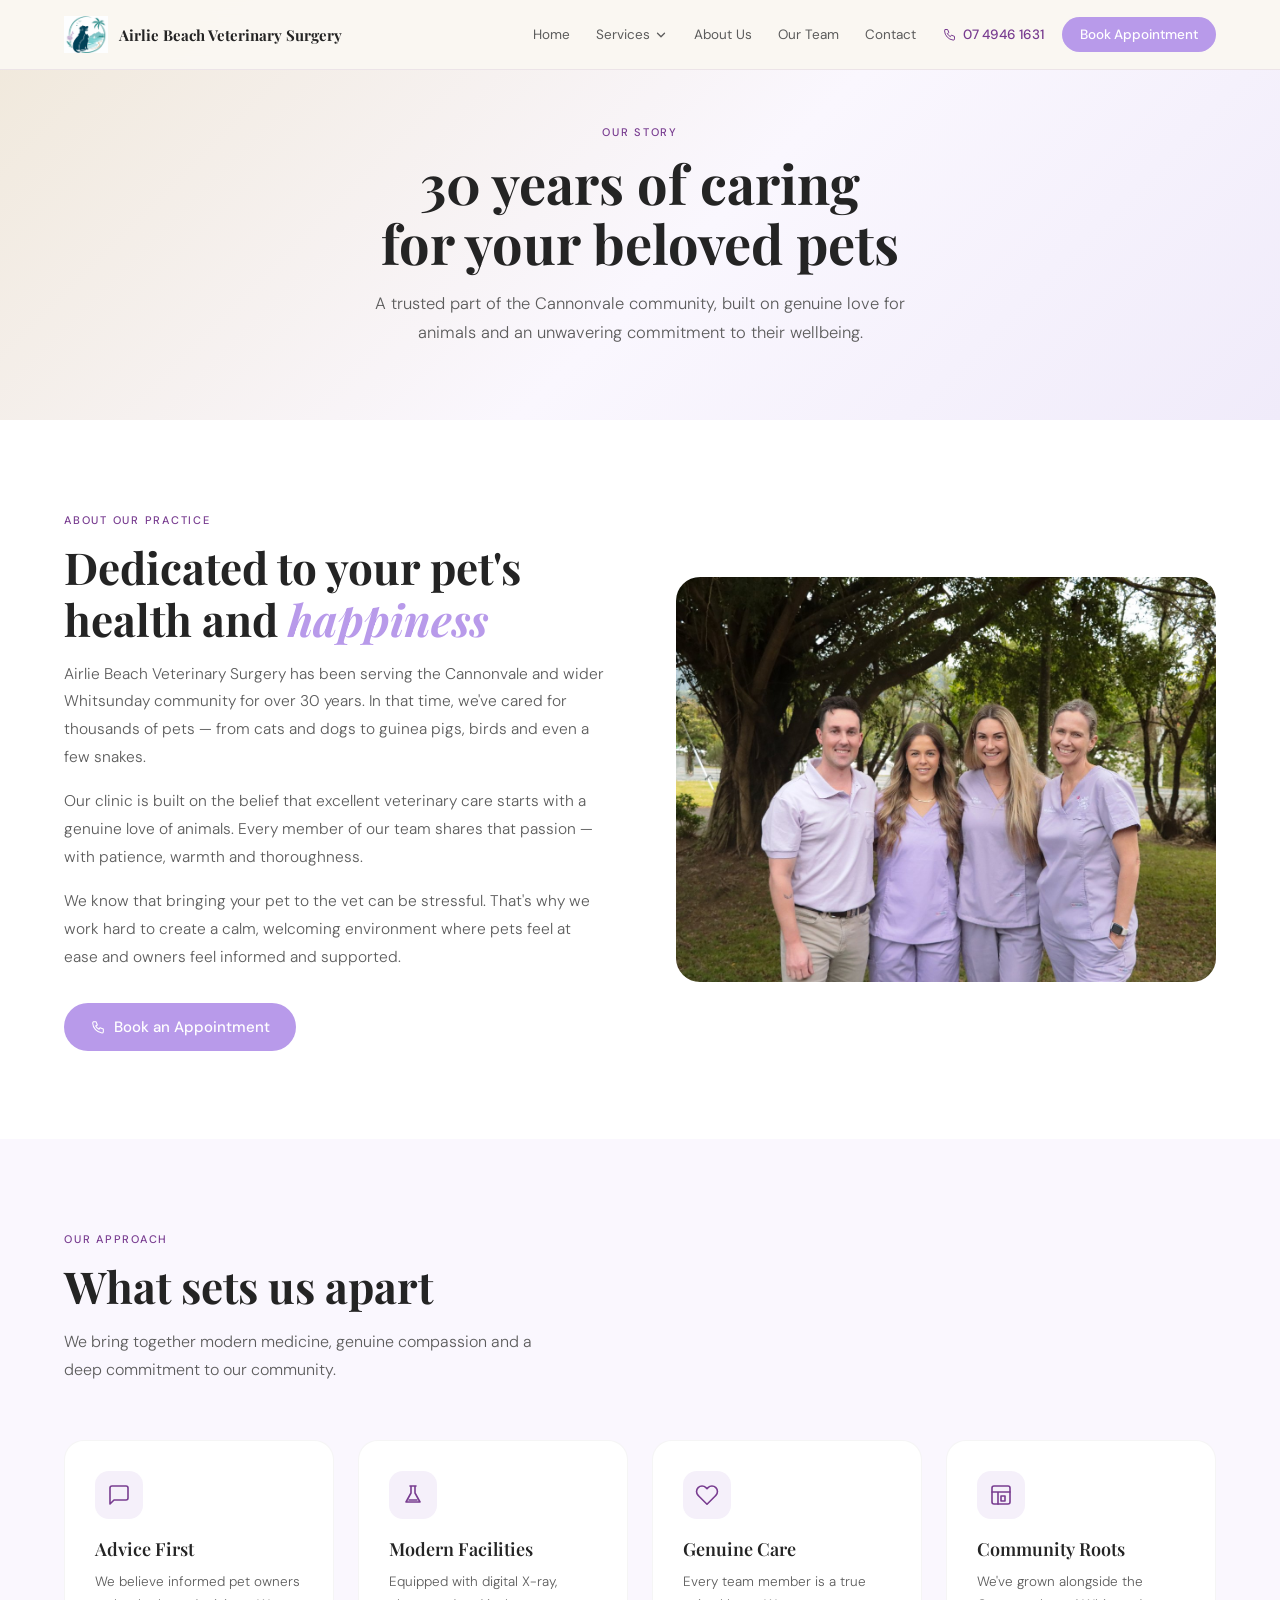
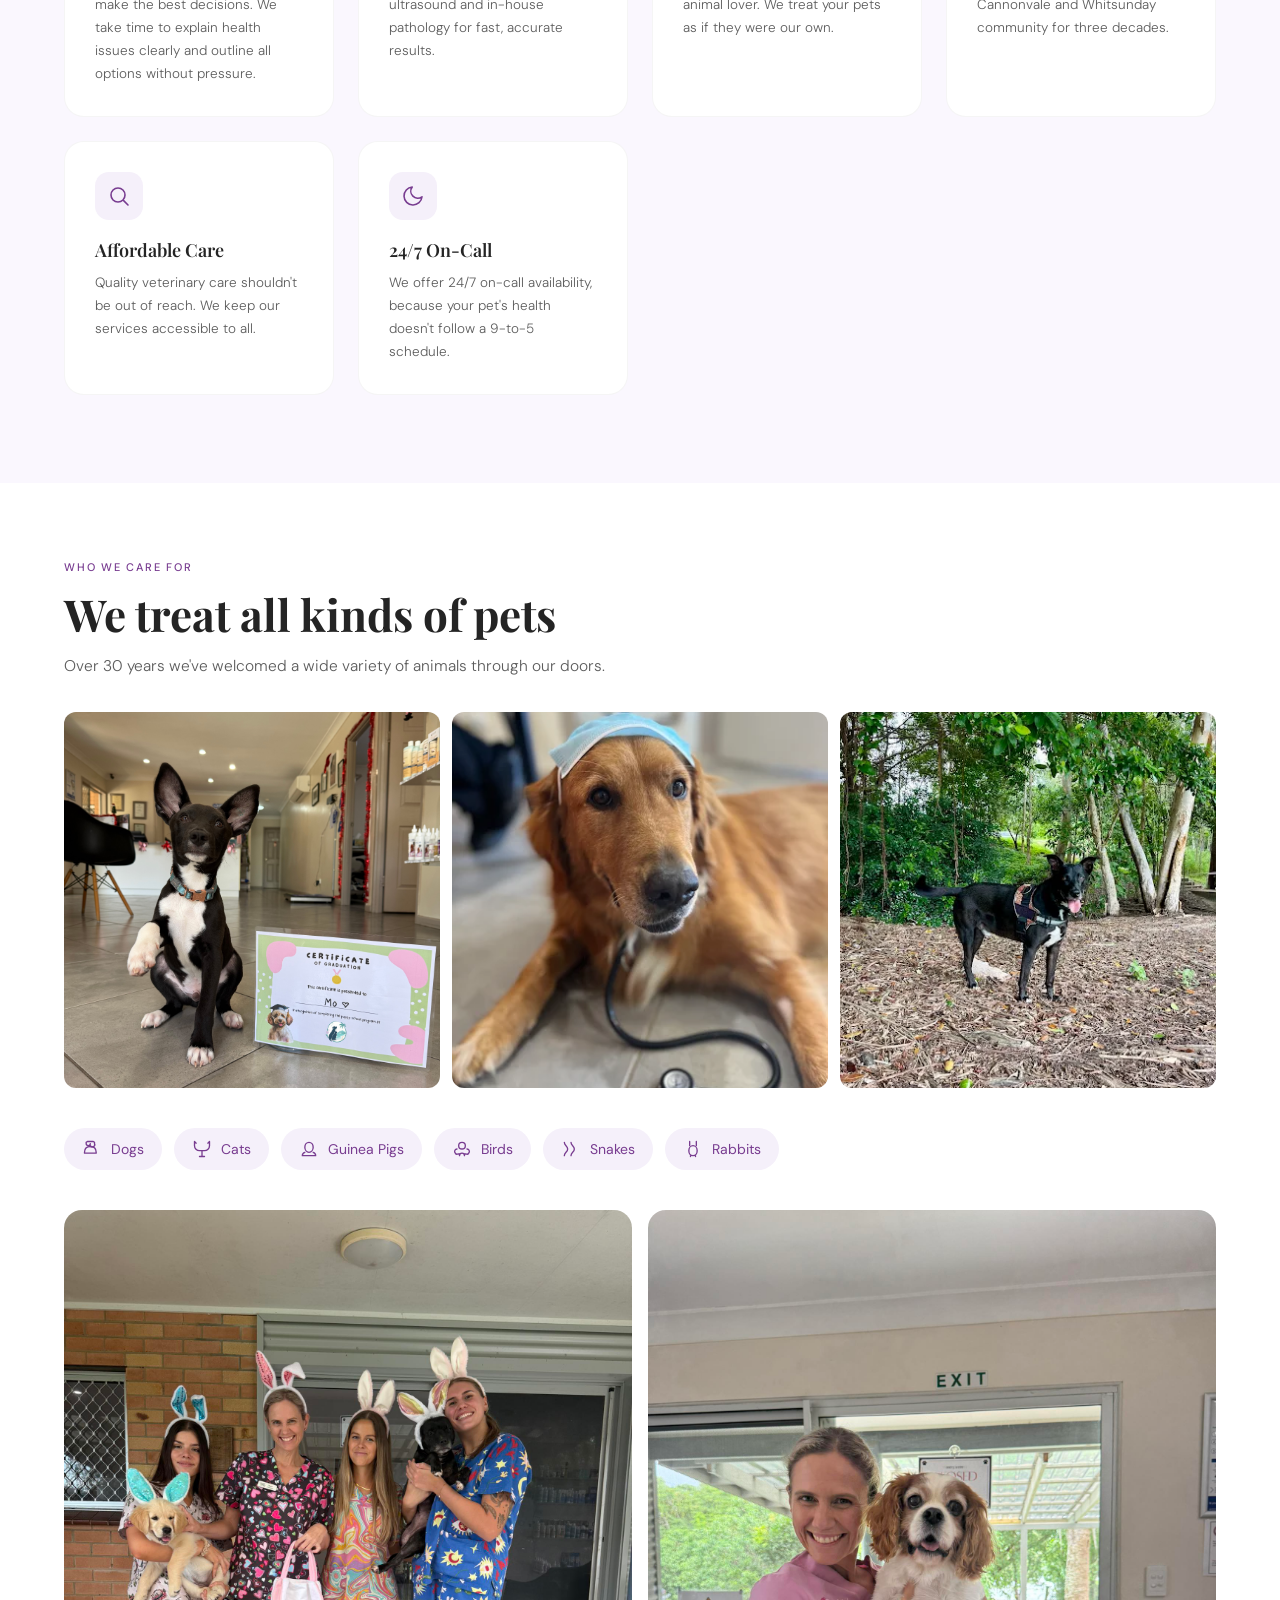
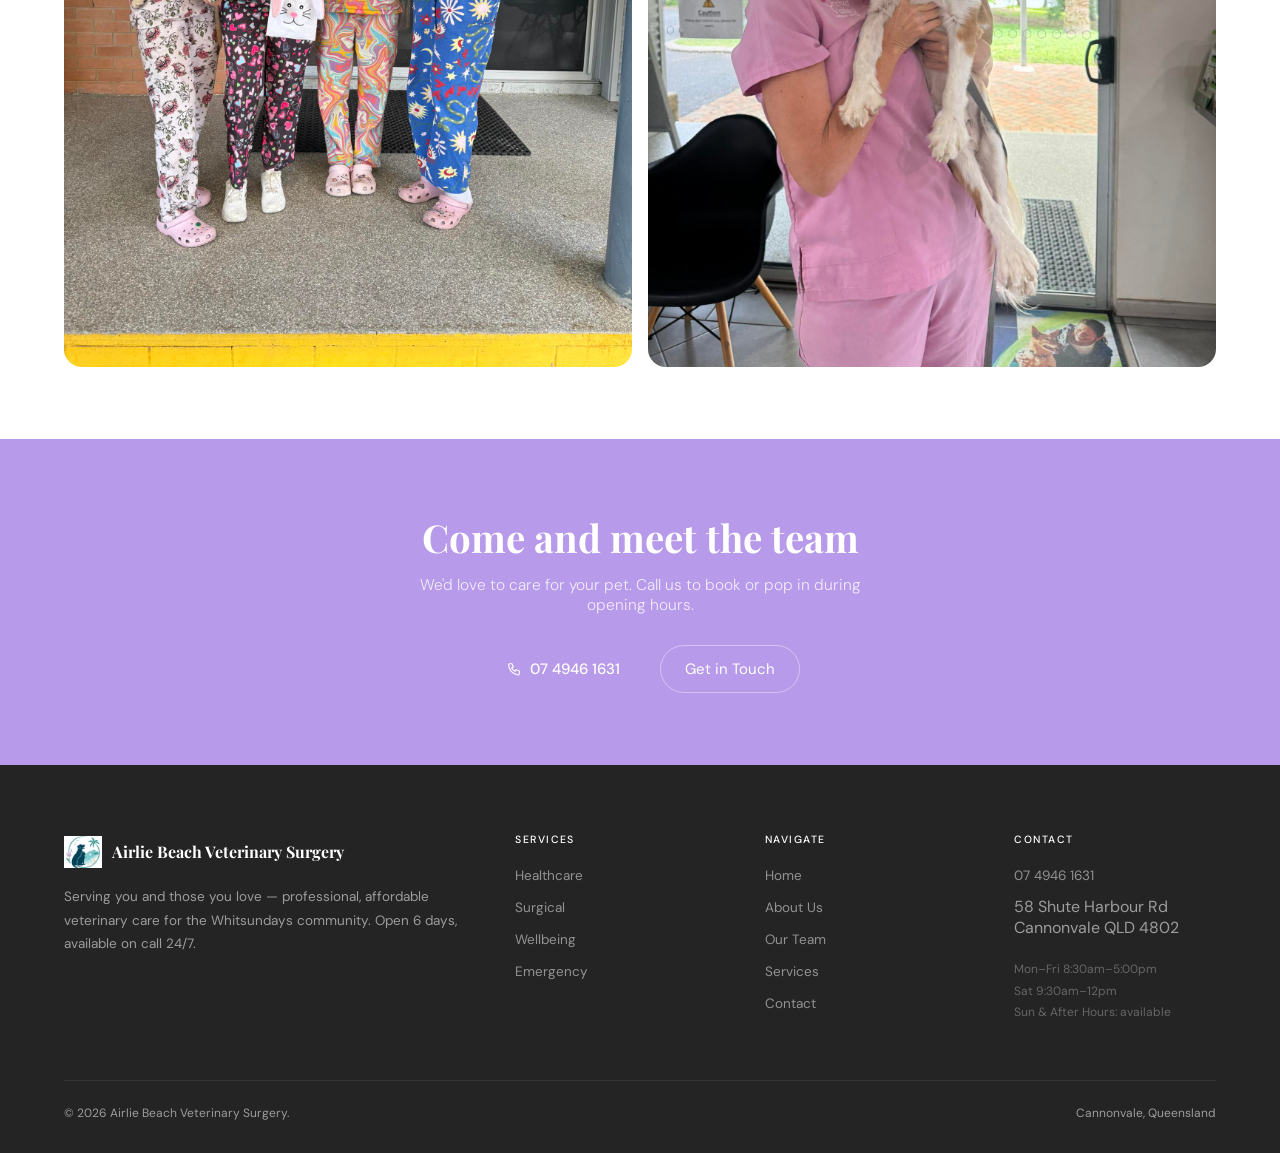
<file: about/index.html>
<!DOCTYPE html>
<html lang="en">
<head>
<meta charset="UTF-8">
<meta name="viewport" content="width=device-width, initial-scale=1.0">
<title>About Our Vet Clinic | Airlie Beach Veterinary Surgery | 30+ Years</title>
<link rel="preconnect" href="https://fonts.googleapis.com">
<link href="https://fonts.googleapis.com/css2?family=Playfair+Display:ital,wght@0,400;0,600;0,700;1,400&family=DM+Sans:opsz,wght@9..40,300;9..40,400;9..40,500&display=swap" rel="stylesheet">
<link rel="stylesheet" href="../css/global.css">
  <meta name="description" content="Airlie Beach Veterinary Surgery has served Cannonvale, Jubilee Pocket & the Whitsundays for 30+ years. Meet our passionate team of vets dedicated to your pet's health.">
  <meta name="keywords" content="about Airlie Beach vet, Cannonvale veterinary clinic, Whitsundays vet team, local vet Airlie Beach">
  <meta name="robots" content="index, follow">
  <meta name="author" content="Airlie Beach Veterinary Surgery">
  <link rel="canonical" href="https://www.airliebeachveterinarysurgery.com.au/about/">
  <meta property="og:type" content="website">
  <meta property="og:url" content="https://www.airliebeachveterinarysurgery.com.au/about/">
  <meta property="og:title" content="About Our Vet Clinic | Airlie Beach Veterinary Surgery">
  <meta property="og:description" content="Airlie Beach Veterinary Surgery has served Cannonvale, Jubilee Pocket & the Whitsundays for 30+ years. Meet our passionate team of vets dedicated to your pet's health.">
  <meta property="og:image" content="https://www.airliebeachveterinarysurgery.com.au/images/logo.png">
  <meta property="og:site_name" content="Airlie Beach Veterinary Surgery">
  <meta property="og:locale" content="en_AU">
  <meta name="twitter:card" content="summary_large_image">
  <meta name="twitter:title" content="About Our Vet Clinic | Airlie Beach Veterinary Surgery">
  <meta name="twitter:description" content="Airlie Beach Veterinary Surgery has served Cannonvale, Jubilee Pocket & the Whitsundays for 30+ years. Meet our passionate team of vets dedicated to your pet's health.">
  <meta name="twitter:image" content="https://www.airliebeachveterinarysurgery.com.au/images/logo.png">
  <meta name="geo.region" content="AU-QLD">
  <meta name="geo.placename" content="Airlie Beach, Cannonvale, Whitsundays">
  <meta name="geo.position" content="-20.2747;148.7024">
  <meta name="ICBM" content="-20.2747, 148.7024">
  <script type="application/ld+json">
  {
  "@context": "https://schema.org",
  "@type": "BreadcrumbList",
  "itemListElement": [
    {
      "@type": "ListItem",
      "position": 1,
      "name": "Home",
      "item": "https://www.airliebeachveterinarysurgery.com.au/"
    },
    {
      "@type": "ListItem",
      "position": 2,
      "name": "About Us",
      "item": "https://www.airliebeachveterinarysurgery.com.au/about/"
    }
  ]
}
  </script>
  <link rel="icon" type="image/x-icon" href="../favicon.ico">
  <link rel="icon" type="image/png" sizes="32x32" href="../images/favicon-32.png">
  <link rel="apple-touch-icon" sizes="180x180" href="../images/favicon-180.png">
  <meta name="theme-color" content="#b89aea">
</head>
<body><nav class="main">
  <a href="../" class="nbrand">
    <img src="../images/logo-icon.png" alt="Airlie Beach Veterinary Surgery" style="width:44px;height:44px;object-fit:contain;flex-shrink:0">
    <div><span class="nbname">Airlie Beach Veterinary Surgery</span></div>
  </a>
  <div class="nright">
    <ul class="nlist">
      <li class="nitem"><a href="../" class="nlink">Home</a></li>
      <li class="nitem ndrop">
        <button class="nlink">Services <span class="icon" style="width:14px;height:14px"><svg viewBox="0 0 24 24" fill="none" stroke="currentColor" stroke-width="2.2" stroke-linecap="round" stroke-linejoin="round"><polyline points="6 9 12 15 18 9"/></svg></span></button>
        <div class="ndmenu">
          <div class="ddsec"><div class="ddlbl">Healthcare</div>
            <a href="../services/#healthcare" class="ddlnk"><span class="icon" style="width:15px;height:15px"><svg viewBox="0 0 24 24" fill="none" stroke="currentColor" stroke-width="1.6" stroke-linecap="round" stroke-linejoin="round"><circle cx="11" cy="11" r="7"/><line x1="21" y1="21" x2="16.65" y2="16.65"/></svg></span> Health Checks &amp; Diagnostics</a>
            <a href="../services/#healthcare" class="ddlnk"><span class="icon" style="width:15px;height:15px"><svg viewBox="0 0 24 24" fill="none" stroke="currentColor" stroke-width="1.6" stroke-linecap="round" stroke-linejoin="round"><line x1="18" y1="2" x2="22" y2="6"/><path d="M7 11l4-4 7 7-4 4z"/><path d="M5 13L2 22l9-3"/></svg></span> Vaccinations &amp; Prevention</a>
            <a href="../services/#healthcare" class="ddlnk"><span class="icon" style="width:15px;height:15px"><svg viewBox="0 0 24 24" fill="none" stroke="currentColor" stroke-width="1.6" stroke-linecap="round" stroke-linejoin="round"><path d="M6 3v7a6 6 0 006 6 6 6 0 006-6V3"/><path d="M11 3H7"/><path d="M17 3h-4"/><circle cx="18" cy="16" r="2"/><path d="M20 16v2a4 4 0 01-4 4H8a4 4 0 01-4-4v-2"/></svg></span> Microchipping</a>
          </div>
          <div class="ddsec"><div class="ddlbl">Surgical</div>
            <a href="../services/#surgical" class="ddlnk"><span class="icon" style="width:15px;height:15px"><svg viewBox="0 0 24 24" fill="none" stroke="currentColor" stroke-width="1.6" stroke-linecap="round" stroke-linejoin="round"><path d="M19 3H9l-7 9 7 9h10a2 2 0 002-2V5a2 2 0 00-2-2z"/><line x1="12" y1="8" x2="12" y2="16"/><line x1="8" y1="12" x2="16" y2="12"/></svg></span> Desexing &amp; General Surgery</a>
            <a href="../services/#surgical" class="ddlnk"><span class="icon" style="width:15px;height:15px"><svg viewBox="0 0 24 24" fill="none" stroke="currentColor" stroke-width="1.6" stroke-linecap="round" stroke-linejoin="round"><path d="M17 10c.7-.7 1-1.6 1-2.5a3.5 3.5 0 00-5-3.2A3.5 3.5 0 008 7.5c0 .9.3 1.8 1 2.5L6.5 12.5A3.5 3.5 0 007 19a3.5 3.5 0 004.5-1 3.5 3.5 0 004.5 1 3.5 3.5 0 00.5-6.5L17 10z"/></svg></span> Orthopaedic Surgery</a>
            <a href="../services/#surgical" class="ddlnk"><span class="icon" style="width:15px;height:15px"><svg viewBox="0 0 24 24" fill="none" stroke="currentColor" stroke-width="1.6" stroke-linecap="round" stroke-linejoin="round"><path d="M10.29 3.86L1.82 18a2 2 0 001.71 3h16.94a2 2 0 001.71-3L13.71 3.86a2 2 0 00-3.42 0z"/><line x1="12" y1="9" x2="12" y2="13"/><line x1="12" y1="17" x2="12.01" y2="17"/></svg></span> Emergency Procedures</a>
          </div>
          <div class="ddsec"><div class="ddlbl">Wellbeing</div>
            <a href="../services/#wellbeing" class="ddlnk"><span class="icon" style="width:15px;height:15px"><svg viewBox="0 0 24 24" fill="none" stroke="currentColor" stroke-width="1.6" stroke-linecap="round" stroke-linejoin="round"><path d="M18 3a3 3 0 00-3 3l-7 7-1 4 4-1 7-7a3 3 0 000-6z"/><path d="M5 18a1 1 0 100 2 1 1 0 000-2z"/><path d="M5 18c0-2.8 1.7-5 4-5"/></svg></span> Grooming &amp; Nail Clipping</a>
            <a href="../services/#wellbeing" class="ddlnk"><span class="icon" style="width:15px;height:15px"><svg viewBox="0 0 24 24" fill="none" stroke="currentColor" stroke-width="1.6" stroke-linecap="round" stroke-linejoin="round"><path d="M21 15a2 2 0 01-2 2H7l-4 4V5a2 2 0 012-2h14a2 2 0 012 2z"/></svg></span> Behavioural &amp; Nutrition Advice</a>
            <a href="../puppy-school/" class="ddlnk"><span class="icon" style="width:15px;height:15px"><svg viewBox="0 0 24 24" fill="none" stroke="currentColor" stroke-width="1.6" stroke-linecap="round" stroke-linejoin="round"><path d="M10 5.5A2.5 2.5 0 015 5.5V4l1.5-1h7L15 4v1.5A2.5 2.5 0 0110 8v1"/><path d="M10 9c-4.4 0-7 2.9-7 7v1h14v-1c0-4.1-2.6-7-7-7z"/><circle cx="8" cy="13" r=".7" fill="currentColor"/><circle cx="12" cy="13" r=".7" fill="currentColor"/></svg></span> Puppy School</a>
          </div>
        </div>
      </li>
      <li class="nitem"><a href="../about/" class="nlink">About Us</a></li>
      <li class="nitem"><a href="../team/" class="nlink">Our Team</a></li>
      <li class="nitem"><a href="../contact/" class="nlink">Contact</a></li>
    </ul>
    <a href="tel:0749461631" class="nphone"><span class="icon" style="width:15px;height:15px"><svg viewBox="0 0 24 24" fill="none" stroke="currentColor" stroke-width="1.6" stroke-linecap="round" stroke-linejoin="round"><path d="M5 4h4l2 5-2.5 1.5a11 11 0 005 5L15 13l5 2v4a2 2 0 01-2 2A16 16 0 014 6a2 2 0 012-2"/></svg></span> 07 4946 1631</a>
    <a href="../contact/" class="ncta">Book Appointment</a>
  </div>
  <button class="nham" onclick="openDrawer()" aria-label="Open menu"><span class="icon" style="width:24px;height:24px"><svg viewBox="0 0 24 24" fill="none" stroke="currentColor" stroke-width="2" stroke-linecap="round" stroke-linejoin="round"><line x1="3" y1="6" x2="21" y2="6"/><line x1="3" y1="12" x2="21" y2="12"/><line x1="3" y1="18" x2="21" y2="18"/></svg></span></button>
</nav>
<div class="mdrawer" id="mdrawer" onclick="if(event.target===this)closeDrawer()">
  <div class="mpanel">
    <div class="mphead">
      <a href="../" class="nbrand">
        <img src="../images/logo-icon.png" alt="logo" style="width:36px;height:36px;object-fit:contain">
        <span class="nbname" style="font-size:13px">Airlie Beach Veterinary Surgery</span>
      </a>
      <button class="mpclose" onclick="closeDrawer()"><span class="icon" style="width:20px;height:20px"><svg viewBox="0 0 24 24" fill="none" stroke="currentColor" stroke-width="2.5" stroke-linecap="round" stroke-linejoin="round"><line x1="18" y1="6" x2="6" y2="18"/><line x1="6" y1="6" x2="18" y2="18"/></svg></span></button>
    </div>
    <div class="mplinks">
      <a href="../" class="mplink"><span class="icon" style="width:18px;height:18px"><svg viewBox="0 0 24 24" fill="none" stroke="currentColor" stroke-width="1.6" stroke-linecap="round" stroke-linejoin="round"><rect x="3" y="3" width="18" height="18" rx="2"/><path d="M3 9h18M9 21V9"/><rect x="12" y="13" width="4" height="5"/></svg></span> Home</a>
      <button class="mpacc" id="mpacc" onclick="this.classList.toggle('open');document.getElementById('mpsub').classList.toggle('open')">
        <span class="icon" style="width:18px;height:18px"><svg viewBox="0 0 24 24" fill="none" stroke="currentColor" stroke-width="1.6" stroke-linecap="round" stroke-linejoin="round"><path d="M19 3H9l-7 9 7 9h10a2 2 0 002-2V5a2 2 0 00-2-2z"/><line x1="12" y1="8" x2="12" y2="16"/><line x1="8" y1="12" x2="16" y2="12"/></svg></span> Services <span class="icon chev" style="width:16px;height:16px"><svg viewBox="0 0 24 24" fill="none" stroke="currentColor" stroke-width="2.2" stroke-linecap="round" stroke-linejoin="round"><polyline points="6 9 12 15 18 9"/></svg></span>
      </button>
      <div class="mpsub" id="mpsub">
        <a href="../services/#healthcare"><span class="icon" style="width:14px;height:14px"><svg viewBox="0 0 24 24" fill="none" stroke="currentColor" stroke-width="1.6" stroke-linecap="round" stroke-linejoin="round"><circle cx="11" cy="11" r="7"/><line x1="21" y1="21" x2="16.65" y2="16.65"/></svg></span> Health Checks</a>
        <a href="../services/#healthcare"><span class="icon" style="width:14px;height:14px"><svg viewBox="0 0 24 24" fill="none" stroke="currentColor" stroke-width="1.6" stroke-linecap="round" stroke-linejoin="round"><line x1="18" y1="2" x2="22" y2="6"/><path d="M7 11l4-4 7 7-4 4z"/><path d="M5 13L2 22l9-3"/></svg></span> Vaccinations</a>
        <a href="../services/#surgical"><span class="icon" style="width:14px;height:14px"><svg viewBox="0 0 24 24" fill="none" stroke="currentColor" stroke-width="1.6" stroke-linecap="round" stroke-linejoin="round"><path d="M19 3H9l-7 9 7 9h10a2 2 0 002-2V5a2 2 0 00-2-2z"/><line x1="12" y1="8" x2="12" y2="16"/><line x1="8" y1="12" x2="16" y2="12"/></svg></span> Surgery</a>
        <a href="../services/#surgical"><span class="icon" style="width:14px;height:14px"><svg viewBox="0 0 24 24" fill="none" stroke="currentColor" stroke-width="1.6" stroke-linecap="round" stroke-linejoin="round"><path d="M10.29 3.86L1.82 18a2 2 0 001.71 3h16.94a2 2 0 001.71-3L13.71 3.86a2 2 0 00-3.42 0z"/><line x1="12" y1="9" x2="12" y2="13"/><line x1="12" y1="17" x2="12.01" y2="17"/></svg></span> Emergency</a>
        <a href="../services/#wellbeing"><span class="icon" style="width:14px;height:14px"><svg viewBox="0 0 24 24" fill="none" stroke="currentColor" stroke-width="1.6" stroke-linecap="round" stroke-linejoin="round"><path d="M18 3a3 3 0 00-3 3l-7 7-1 4 4-1 7-7a3 3 0 000-6z"/><path d="M5 18a1 1 0 100 2 1 1 0 000-2z"/><path d="M5 18c0-2.8 1.7-5 4-5"/></svg></span> Grooming</a>
        <a href="../puppy-school/"><span class="icon" style="width:14px;height:14px"><svg viewBox="0 0 24 24" fill="none" stroke="currentColor" stroke-width="1.6" stroke-linecap="round" stroke-linejoin="round"><path d="M10 5.5A2.5 2.5 0 015 5.5V4l1.5-1h7L15 4v1.5A2.5 2.5 0 0110 8v1"/><path d="M10 9c-4.4 0-7 2.9-7 7v1h14v-1c0-4.1-2.6-7-7-7z"/></svg></span> Puppy School</a>
      </div>
      <a href="../about/" class="mplink"><span class="icon" style="width:18px;height:18px"><svg viewBox="0 0 24 24" fill="none" stroke="currentColor" stroke-width="1.6" stroke-linecap="round" stroke-linejoin="round"><path d="M20 21v-2a4 4 0 00-4-4H8a4 4 0 00-4 4v2"/><circle cx="12" cy="7" r="4"/></svg></span> About Us</a>
      <a href="../team/" class="mplink"><span class="icon" style="width:18px;height:18px"><svg viewBox="0 0 24 24" fill="none" stroke="currentColor" stroke-width="1.6" stroke-linecap="round" stroke-linejoin="round"><ellipse cx="6" cy="7" rx="1.8" ry="2.5"/><ellipse cx="10.5" cy="5.2" rx="1.5" ry="2.1"/><ellipse cx="15" cy="5.5" rx="1.5" ry="2.1"/><ellipse cx="18.5" cy="8" rx="1.6" ry="2.2"/><path d="M12 22c-4 0-7-2.5-7-6 0-1.5.8-3 2-4l1.5-1.5c.8-.8 2-1.3 3.5-1.3s2.7.5 3.5 1.3L17 12c1.2 1 2 2.5 2 4 0 3.5-3 6-7 6z"/></svg></span> Our Team</a>
      <a href="../contact/" class="mplink"><span class="icon" style="width:18px;height:18px"><svg viewBox="0 0 24 24" fill="none" stroke="currentColor" stroke-width="1.6" stroke-linecap="round" stroke-linejoin="round"><path d="M21 15a2 2 0 01-2 2H7l-4 4V5a2 2 0 012-2h14a2 2 0 012 2z"/></svg></span> Contact</a>
    </div>
    <div class="mpfooter">
      <a href="tel:0749461631" class="mptel"><span class="icon" style="width:16px;height:16px"><svg viewBox="0 0 24 24" fill="none" stroke="currentColor" stroke-width="1.6" stroke-linecap="round" stroke-linejoin="round"><path d="M5 4h4l2 5-2.5 1.5a11 11 0 005 5L15 13l5 2v4a2 2 0 01-2 2A16 16 0 014 6a2 2 0 012-2"/></svg></span> 07 4946 1631</a>
      <a href="../contact/" class="btnp">Book Appointment</a>
    </div>
  </div>
</div>
<script>
function openDrawer(){document.getElementById('mdrawer').style.display='block';requestAnimationFrame(()=>document.getElementById('mdrawer').classList.add('open'));document.body.style.overflow='hidden'}
function closeDrawer(){var d=document.getElementById('mdrawer');d.classList.remove('open');setTimeout(()=>{d.style.display='none';document.body.style.overflow=''},280)}
</script>
<div class="about-phdr">
  <div class="slbl">Our Story</div>
  <h1>30 years of caring<br>for your beloved pets</h1>
  <p>A trusted part of the Cannonvale community, built on genuine love for animals and an unwavering commitment to their wellbeing.</p>
</div>

<section class="story-sec">
  <div class="story-grid">
    <div class="story-text">
      <div class="slbl">About Our Practice</div>
      <h2 class="stitle">Dedicated to your pet's health and <em>happiness</em></h2>
      <p>Airlie Beach Veterinary Surgery has been serving the Cannonvale and wider Whitsunday community for over 30 years. In that time, we've cared for thousands of pets — from cats and dogs to guinea pigs, birds and even a few snakes.</p>
      <p>Our clinic is built on the belief that excellent veterinary care starts with a genuine love of animals. Every member of our team shares that passion — with patience, warmth and thoroughness.</p>
      <p>We know that bringing your pet to the vet can be stressful. That's why we work hard to create a calm, welcoming environment where pets feel at ease and owners feel informed and supported.</p>
      <div style="margin-top:32px"><a href="../contact/" class="btnp"><span class="icon" style="width:16px;height:16px"><svg viewBox="0 0 24 24" fill="none" stroke="currentColor" stroke-width="1.6" stroke-linecap="round" stroke-linejoin="round"><path d="M5 4h4l2 5-2.5 1.5a11 11 0 005 5L15 13l5 2v4a2 2 0 01-2 2A16 16 0 014 6a2 2 0 012-2"/></svg></span> Book an Appointment</a></div>
    </div>
    <div>
      <div class="story-frame"><img src="../images/about-us.jpg" alt="The Airlie Beach Veterinary Surgery team" loading="lazy"></div>
    </div>
  </div>
</section>

<section class="values-sec">
  <div class="slbl">Our Approach</div>
  <h2 class="stitle">What sets us apart</h2>
  <p class="ssub">We bring together modern medicine, genuine compassion and a deep commitment to our community.</p>
  <div class="values-grid">
    <div class="val-card"><div class="val-ico"><span class="icon" style="width:24px;height:24px"><svg viewBox="0 0 24 24" fill="none" stroke="currentColor" stroke-width="1.6" stroke-linecap="round" stroke-linejoin="round"><path d="M21 15a2 2 0 01-2 2H7l-4 4V5a2 2 0 012-2h14a2 2 0 012 2z"/></svg></span></div><h3>Advice First</h3><p>We believe informed pet owners make the best decisions. We take time to explain health issues clearly and outline all options without pressure.</p></div>
    <div class="val-card"><div class="val-ico"><span class="icon" style="width:24px;height:24px"><svg viewBox="0 0 24 24" fill="none" stroke="currentColor" stroke-width="1.6" stroke-linecap="round" stroke-linejoin="round"><path d="M9 3h6M10 3v7l-5 9h14L14 10V3"/><path d="M8 17h8"/></svg></span></div><h3>Modern Facilities</h3><p>Equipped with digital X-ray, ultrasound and in-house pathology for fast, accurate results.</p></div>
    <div class="val-card"><div class="val-ico"><span class="icon" style="width:24px;height:24px"><svg viewBox="0 0 24 24" fill="none" stroke="currentColor" stroke-width="1.6" stroke-linecap="round" stroke-linejoin="round"><path d="M20.84 4.61a5.5 5.5 0 00-7.78 0L12 5.67l-1.06-1.06a5.5 5.5 0 00-7.78 7.78l1.06 1.06L12 21.23l7.78-7.78 1.06-1.06a5.5 5.5 0 000-7.78z"/></svg></span></div><h3>Genuine Care</h3><p>Every team member is a true animal lover. We treat your pets as if they were our own.</p></div>
    <div class="val-card"><div class="val-ico"><span class="icon" style="width:24px;height:24px"><svg viewBox="0 0 24 24" fill="none" stroke="currentColor" stroke-width="1.6" stroke-linecap="round" stroke-linejoin="round"><rect x="3" y="3" width="18" height="18" rx="2"/><path d="M3 9h18M9 21V9"/><rect x="12" y="13" width="4" height="5"/></svg></span></div><h3>Community Roots</h3><p>We've grown alongside the Cannonvale and Whitsunday community for three decades.</p></div>
    <div class="val-card"><div class="val-ico"><span class="icon" style="width:24px;height:24px"><svg viewBox="0 0 24 24" fill="none" stroke="currentColor" stroke-width="1.6" stroke-linecap="round" stroke-linejoin="round"><circle cx="11" cy="11" r="7"/><line x1="21" y1="21" x2="16.65" y2="16.65"/></svg></span></div><h3>Affordable Care</h3><p>Quality veterinary care shouldn't be out of reach. We keep our services accessible to all.</p></div>
    <div class="val-card"><div class="val-ico"><span class="icon" style="width:24px;height:24px"><svg viewBox="0 0 24 24" fill="none" stroke="currentColor" stroke-width="1.6" stroke-linecap="round" stroke-linejoin="round"><path d="M21 12.79A9 9 0 1111.21 3 7 7 0 0021 12.79z"/></svg></span></div><h3>24/7 On-Call</h3><p>We offer 24/7 on-call availability, because your pet's health doesn't follow a 9-to-5 schedule.</p></div>
  </div>
</section>

<section class="pets-sec">
  <div class="slbl">Who We Care For</div>
  <h2 class="stitle">We treat all kinds of pets</h2>
  <p style="font-size:15.5px;font-weight:300;color:var(--mid);margin-bottom:36px">Over 30 years we've welcomed a wide variety of animals through our doors.</p>
  <div class="photo-grid">
    <div class="photo-grid-item"><img src="../images/team-puppies.webp" alt="Vet nurses with puppies" loading="lazy"></div>
    <div class="photo-grid-item"><img src="../images/dog-stethoscope.webp" alt="Golden retriever patient" loading="lazy"></div>
    <div class="photo-grid-item"><img src="../images/dog-black-park.webp" alt="Dog enjoying the outdoors" loading="lazy"></div>
  </div>
  <div class="pet-chips">
    <div class="pet-chip"><span class="icon" style="width:20px;height:20px"><svg viewBox="0 0 24 24" fill="none" stroke="currentColor" stroke-width="1.6" stroke-linecap="round" stroke-linejoin="round"><path d="M10 5.5A2.5 2.5 0 015 5.5V4l1.5-1h7L15 4v1.5A2.5 2.5 0 0110 8v1"/><path d="M10 9c-4.4 0-7 2.9-7 7v1h14v-1c0-4.1-2.6-7-7-7z"/></svg></span> Dogs</div><div class="pet-chip"><span class="icon" style="width:20px;height:20px"><svg viewBox="0 0 24 24" fill="none" stroke="currentColor" stroke-width="1.6" stroke-linecap="round" stroke-linejoin="round"><path d="M5 5L3 3v5c0 3.3 2.7 6 6 6h6c3.3 0 6-2.7 6-6V3l-2 2"/><path d="M12 14v7M9 21h6"/></svg></span> Cats</div><div class="pet-chip"><span class="icon" style="width:20px;height:20px"><svg viewBox="0 0 24 24" fill="none" stroke="currentColor" stroke-width="1.6" stroke-linecap="round" stroke-linejoin="round"><ellipse cx="12" cy="10" rx="5" ry="6"/><path d="M7 16s-3 1-3 4h16c0-3-3-4-3-4"/></svg></span> Guinea Pigs</div><div class="pet-chip"><span class="icon" style="width:20px;height:20px"><svg viewBox="0 0 24 24" fill="none" stroke="currentColor" stroke-width="1.6" stroke-linecap="round" stroke-linejoin="round"><circle cx="12" cy="8" r="4"/><path d="M6 12c-1 0-2 .5-2.5 1.5S3 16 4 17c.5 1 2 1.5 3 1h2"/><path d="M18 12c1 0 2 .5 2.5 1.5S21 16 20 17c-.5 1-2 1.5-3 1h-2"/><path d="M9 20c0-1.7 1.3-3 3-3s3 1.3 3 3"/></svg></span> Birds</div><div class="pet-chip"><span class="icon" style="width:20px;height:20px"><svg viewBox="0 0 24 24" fill="none" stroke="currentColor" stroke-width="1.6" stroke-linecap="round" stroke-linejoin="round"><path d="M4 20c0-4 4-4 4-8s-4-4-4-8"/><path d="M12 20c0-4 4-4 4-8s-4-4-4-8"/></svg></span> Snakes</div><div class="pet-chip"><span class="icon" style="width:20px;height:20px"><svg viewBox="0 0 24 24" fill="none" stroke="currentColor" stroke-width="1.6" stroke-linecap="round" stroke-linejoin="round"><path d="M8 3v5M16 3v5"/><ellipse cx="12" cy="14" rx="5" ry="6"/><path d="M9 20v1M15 20v1"/></svg></span> Rabbits</div>
  </div>
  <div class="photo-pair">
    <div class="photo-pair-item"><img src="../images/team-easter.jpg" alt="The team celebrating Easter" loading="lazy"></div>
    <div class="photo-pair-item"><img src="../images/team-cavalier.jpg" alt="Team member with Cavalier" loading="lazy"></div>
  </div>
</section>

<div class="cta-sage">
  <h2>Come and meet the team</h2>
  <p>We'd love to care for your pet. Call us to book or pop in during opening hours.</p>
  <div class="cta-btns">
    <a href="tel:0749461631" class="btnp"><span class="icon" style="width:16px;height:16px"><svg viewBox="0 0 24 24" fill="none" stroke="currentColor" stroke-width="1.6" stroke-linecap="round" stroke-linejoin="round"><path d="M5 4h4l2 5-2.5 1.5a11 11 0 005 5L15 13l5 2v4a2 2 0 01-2 2A16 16 0 014 6a2 2 0 012-2"/></svg></span> 07 4946 1631</a>
    <a href="../contact/" class="btn-ghost">Get in Touch</a>
  </div>
</div><footer>
  <div class="fgrid">
    <div>
      <div class="flogo">
        <img src="../images/logo-icon.png" alt="Airlie Beach Veterinary Surgery" style="width:38px;height:38px;object-fit:contain">
        <span class="fbrand">Airlie Beach Veterinary Surgery</span>
      </div>
      <p class="fdesc">Serving you and those you love — professional, affordable veterinary care for the Whitsundays community. Open 6 days, available on call 24/7.</p>
    </div>
    <div><div class="fhd">Services</div><ul class="flinks"><li><a href="../services/#healthcare">Healthcare</a></li><li><a href="../services/#surgical">Surgical</a></li><li><a href="../services/#wellbeing">Wellbeing</a></li><li><a href="../services/#surgical">Emergency</a></li></ul></div>
    <div><div class="fhd">Navigate</div><ul class="flinks"><li><a href="../">Home</a></li><li><a href="../about/">About Us</a></li><li><a href="../team/">Our Team</a></li><li><a href="../services/">Services</a></li><li><a href="../contact/">Contact</a></li></ul></div>
    <div><div class="fhd">Contact</div><ul class="flinks"><li><a href="tel:0749461631">07 4946 1631</a></li><li>58 Shute Harbour Rd<br>Cannonvale QLD 4802</li><li style="margin-top:10px;color:rgba(255,255,255,.3);font-size:12px;line-height:1.8">Mon–Fri 8:30am–5:00pm<br>Sat 9:30am–12pm<br>Sun &amp; After Hours: available</li></ul></div>
  </div>
  <div class="fbot"><span>&copy; 2026 Airlie Beach Veterinary Surgery.</span><span>Cannonvale, Queensland</span></div>
</footer></body></html>
</file>
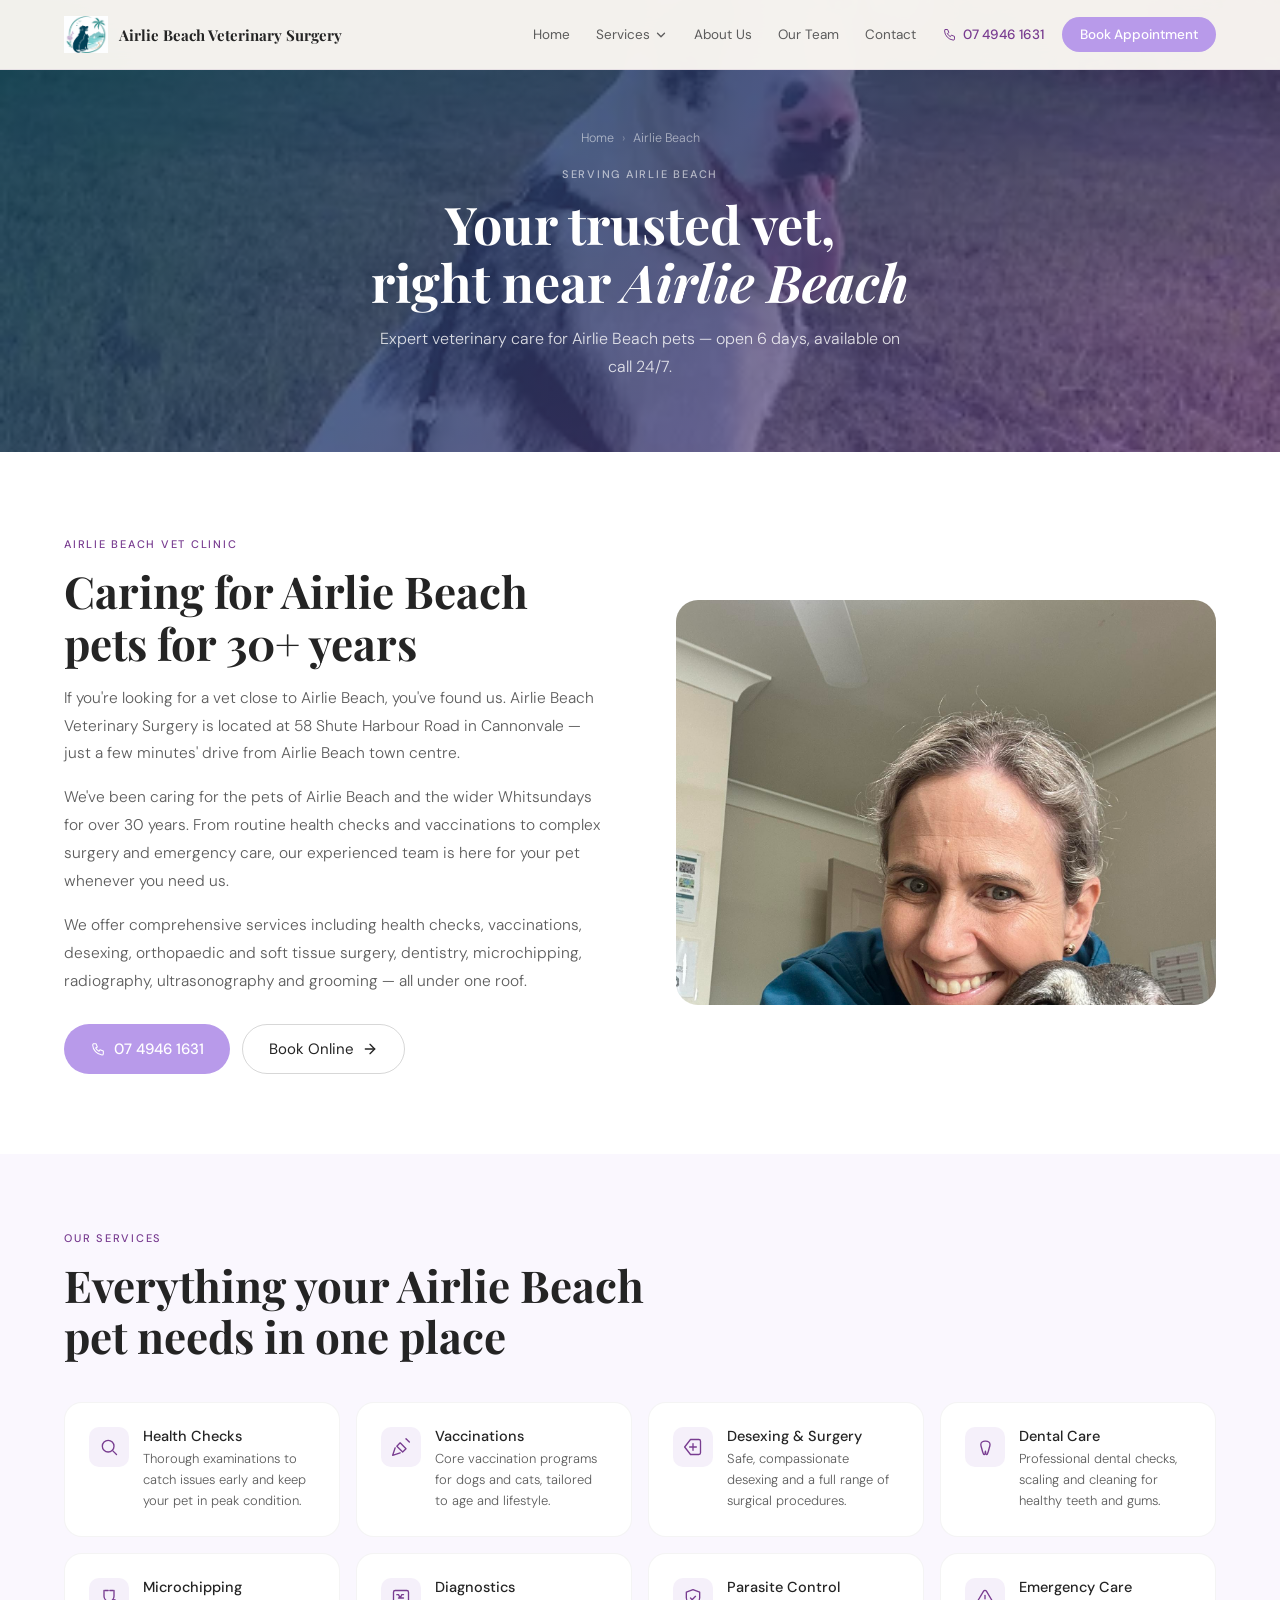
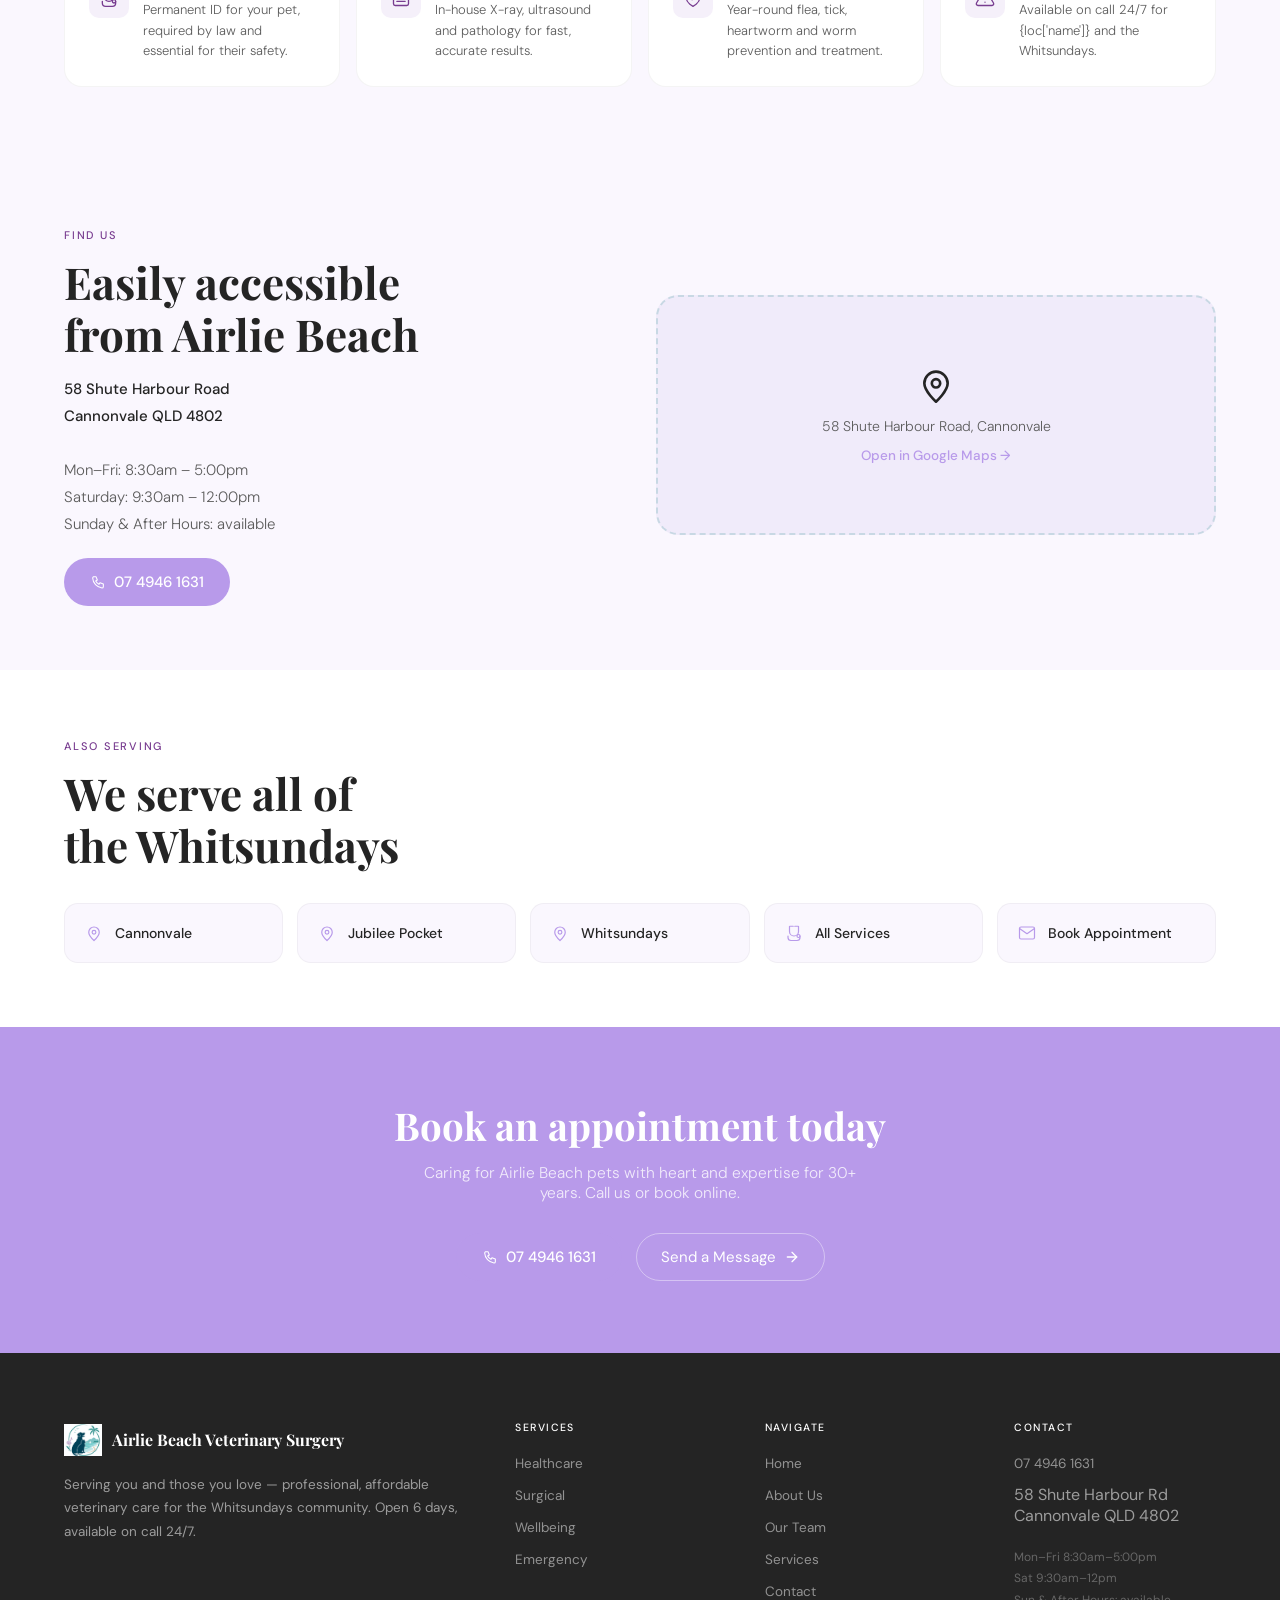
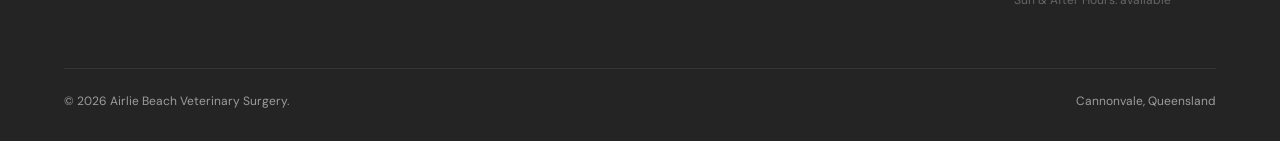
<file: airlie-beach/index.html>
<!DOCTYPE html>
<html lang="en">
<head>
<meta charset="UTF-8">
<meta name="viewport" content="width=device-width, initial-scale=1.0">
<title>Vet Airlie Beach | Airlie Beach Veterinary Surgery | Local Whitsundays Vet</title>
<link rel="preconnect" href="https://fonts.googleapis.com">
<link href="https://fonts.googleapis.com/css2?family=Playfair+Display:ital,wght@0,400;0,600;0,700;1,400&family=DM+Sans:opsz,wght@9..40,300;9..40,400;9..40,500&display=swap" rel="stylesheet">
<link rel="stylesheet" href="../../css/global.css">
  <meta name="description" content="Looking for a vet in Airlie Beach? Airlie Beach Veterinary Surgery is just minutes away in Cannonvale. Expert care for dogs, cats & all pets. Open 6 days, available on call 24/7. Call 07 4946 1631.">
  <meta name="keywords" content="vet Airlie Beach, veterinarian Airlie Beach, dog vet Airlie Beach, cat vet Airlie Beach, emergency vet Airlie Beach">
  <meta name="robots" content="index, follow">
  <meta name="author" content="Airlie Beach Veterinary Surgery">
  <link rel="canonical" href="https://www.airliebeachveterinarysurgery.com.au/airlie-beach/">
  <meta property="og:type" content="website">
  <meta property="og:url" content="https://www.airliebeachveterinarysurgery.com.au/airlie-beach/">
  <meta property="og:title" content="Vet Airlie Beach | Airlie Beach Veterinary Surgery | Local Whitsundays Vet">
  <meta property="og:description" content="Looking for a vet in Airlie Beach? Airlie Beach Veterinary Surgery is just minutes away in Cannonvale. Expert care for dogs, cats & all pets. Open 6 days, available on call 24/7. Call 07 4946 1631.">
  <meta property="og:image" content="https://www.airliebeachveterinarysurgery.com.au/images/dog-merle-field.webp">
  <meta property="og:site_name" content="Airlie Beach Veterinary Surgery">
  <meta property="og:locale" content="en_AU">
  <meta name="twitter:card" content="summary_large_image">
  <meta name="twitter:title" content="Vet Airlie Beach | Airlie Beach Veterinary Surgery | Local Whitsundays Vet">
  <meta name="twitter:description" content="Looking for a vet in Airlie Beach? Airlie Beach Veterinary Surgery is just minutes away in Cannonvale. Expert care for dogs, cats & all pets. Open 6 days, available on call 24/7. Call 07 4946 1631.">
  <meta name="twitter:image" content="https://www.airliebeachveterinarysurgery.com.au/images/dog-merle-field.webp">
  <meta name="geo.region" content="AU-QLD">
  <meta name="geo.placename" content="Airlie Beach, Cannonvale, Whitsundays">
  <meta name="geo.position" content="-20.2747;148.7024">
  <meta name="ICBM" content="-20.2747, 148.7024">
  <script type="application/ld+json">
  {
  "@context": "https://schema.org",
  "@type": "VeterinaryCare",
  "name": "Airlie Beach Veterinary Surgery",
  "url": "https://www.airliebeachveterinarysurgery.com.au/airlie-beach/",
  "telephone": "+61749461631",
  "address": {
    "@type": "PostalAddress",
    "streetAddress": "58 Shute Harbour Road",
    "addressLocality": "Cannonvale",
    "addressRegion": "QLD",
    "postalCode": "4802",
    "addressCountry": "AU"
  },
  "areaServed": {
    "@type": "City",
    "name": "Airlie Beach"
  }
}
  </script>
  <script type="application/ld+json">
  {
  "@context": "https://schema.org",
  "@type": "BreadcrumbList",
  "itemListElement": [
    {
      "@type": "ListItem",
      "position": 1,
      "name": "Home",
      "item": "https://www.airliebeachveterinarysurgery.com.au/"
    },
    {
      "@type": "ListItem",
      "position": 2,
      "name": "Airlie Beach",
      "item": "https://www.airliebeachveterinarysurgery.com.au/airlie-beach/"
    }
  ]
}
  </script>
  <link rel="icon" type="image/x-icon" href="../../favicon.ico">
  <link rel="icon" type="image/png" sizes="32x32" href="../../images/favicon-32.png">
  <link rel="apple-touch-icon" sizes="180x180" href="../../images/favicon-180.png">
  <meta name="theme-color" content="#b89aea">
</head>
<body><nav class="main">
  <a href="../../" class="nbrand">
    <img src="../../images/logo-icon.png" alt="Airlie Beach Veterinary Surgery" style="width:44px;height:44px;object-fit:contain;flex-shrink:0">
    <div><span class="nbname">Airlie Beach Veterinary Surgery</span></div>
  </a>
  <div class="nright">
    <ul class="nlist">
      <li class="nitem"><a href="../../" class="nlink">Home</a></li>
      <li class="nitem ndrop">
        <button class="nlink">Services <span class="icon" style="width:14px;height:14px"><svg viewBox="0 0 24 24" fill="none" stroke="currentColor" stroke-width="2.2" stroke-linecap="round" stroke-linejoin="round"><polyline points="6 9 12 15 18 9"/></svg></span></button>
        <div class="ndmenu">
          <div class="ddsec"><div class="ddlbl">Healthcare</div>
            <a href="../../services/#healthcare" class="ddlnk"><span class="icon" style="width:15px;height:15px"><svg viewBox="0 0 24 24" fill="none" stroke="currentColor" stroke-width="1.6" stroke-linecap="round" stroke-linejoin="round"><circle cx="11" cy="11" r="7"/><line x1="21" y1="21" x2="16.65" y2="16.65"/></svg></span> Health Checks &amp; Diagnostics</a>
            <a href="../../services/#healthcare" class="ddlnk"><span class="icon" style="width:15px;height:15px"><svg viewBox="0 0 24 24" fill="none" stroke="currentColor" stroke-width="1.6" stroke-linecap="round" stroke-linejoin="round"><line x1="18" y1="2" x2="22" y2="6"/><path d="M7 11l4-4 7 7-4 4z"/><path d="M5 13L2 22l9-3"/></svg></span> Vaccinations &amp; Prevention</a>
            <a href="../../services/#healthcare" class="ddlnk"><span class="icon" style="width:15px;height:15px"><svg viewBox="0 0 24 24" fill="none" stroke="currentColor" stroke-width="1.6" stroke-linecap="round" stroke-linejoin="round"><path d="M6 3v7a6 6 0 006 6 6 6 0 006-6V3"/><path d="M11 3H7"/><path d="M17 3h-4"/><circle cx="18" cy="16" r="2"/><path d="M20 16v2a4 4 0 01-4 4H8a4 4 0 01-4-4v-2"/></svg></span> Microchipping</a>
          </div>
          <div class="ddsec"><div class="ddlbl">Surgical</div>
            <a href="../../services/#surgical" class="ddlnk"><span class="icon" style="width:15px;height:15px"><svg viewBox="0 0 24 24" fill="none" stroke="currentColor" stroke-width="1.6" stroke-linecap="round" stroke-linejoin="round"><path d="M19 3H9l-7 9 7 9h10a2 2 0 002-2V5a2 2 0 00-2-2z"/><line x1="12" y1="8" x2="12" y2="16"/><line x1="8" y1="12" x2="16" y2="12"/></svg></span> Desexing &amp; General Surgery</a>
            <a href="../../services/#surgical" class="ddlnk"><span class="icon" style="width:15px;height:15px"><svg viewBox="0 0 24 24" fill="none" stroke="currentColor" stroke-width="1.6" stroke-linecap="round" stroke-linejoin="round"><path d="M17 10c.7-.7 1-1.6 1-2.5a3.5 3.5 0 00-5-3.2A3.5 3.5 0 008 7.5c0 .9.3 1.8 1 2.5L6.5 12.5A3.5 3.5 0 007 19a3.5 3.5 0 004.5-1 3.5 3.5 0 004.5 1 3.5 3.5 0 00.5-6.5L17 10z"/></svg></span> Orthopaedic Surgery</a>
            <a href="../../services/#surgical" class="ddlnk"><span class="icon" style="width:15px;height:15px"><svg viewBox="0 0 24 24" fill="none" stroke="currentColor" stroke-width="1.6" stroke-linecap="round" stroke-linejoin="round"><path d="M10.29 3.86L1.82 18a2 2 0 001.71 3h16.94a2 2 0 001.71-3L13.71 3.86a2 2 0 00-3.42 0z"/><line x1="12" y1="9" x2="12" y2="13"/><line x1="12" y1="17" x2="12.01" y2="17"/></svg></span> Emergency Procedures</a>
          </div>
          <div class="ddsec"><div class="ddlbl">Wellbeing</div>
            <a href="../../services/#wellbeing" class="ddlnk"><span class="icon" style="width:15px;height:15px"><svg viewBox="0 0 24 24" fill="none" stroke="currentColor" stroke-width="1.6" stroke-linecap="round" stroke-linejoin="round"><path d="M18 3a3 3 0 00-3 3l-7 7-1 4 4-1 7-7a3 3 0 000-6z"/><path d="M5 18a1 1 0 100 2 1 1 0 000-2z"/><path d="M5 18c0-2.8 1.7-5 4-5"/></svg></span> Grooming &amp; Nail Clipping</a>
            <a href="../../services/#wellbeing" class="ddlnk"><span class="icon" style="width:15px;height:15px"><svg viewBox="0 0 24 24" fill="none" stroke="currentColor" stroke-width="1.6" stroke-linecap="round" stroke-linejoin="round"><path d="M21 15a2 2 0 01-2 2H7l-4 4V5a2 2 0 012-2h14a2 2 0 012 2z"/></svg></span> Behavioural &amp; Nutrition Advice</a>
            <a href="../../puppy-school/" class="ddlnk"><span class="icon" style="width:15px;height:15px"><svg viewBox="0 0 24 24" fill="none" stroke="currentColor" stroke-width="1.6" stroke-linecap="round" stroke-linejoin="round"><path d="M10 5.5A2.5 2.5 0 015 5.5V4l1.5-1h7L15 4v1.5A2.5 2.5 0 0110 8v1"/><path d="M10 9c-4.4 0-7 2.9-7 7v1h14v-1c0-4.1-2.6-7-7-7z"/><circle cx="8" cy="13" r=".7" fill="currentColor"/><circle cx="12" cy="13" r=".7" fill="currentColor"/></svg></span> Puppy School</a>
          </div>
        </div>
      </li>
      <li class="nitem"><a href="../../about/" class="nlink">About Us</a></li>
      <li class="nitem"><a href="../../team/" class="nlink">Our Team</a></li>
      <li class="nitem"><a href="../../contact/" class="nlink">Contact</a></li>
    </ul>
    <a href="tel:0749461631" class="nphone"><span class="icon" style="width:15px;height:15px"><svg viewBox="0 0 24 24" fill="none" stroke="currentColor" stroke-width="1.6" stroke-linecap="round" stroke-linejoin="round"><path d="M5 4h4l2 5-2.5 1.5a11 11 0 005 5L15 13l5 2v4a2 2 0 01-2 2A16 16 0 014 6a2 2 0 012-2"/></svg></span> 07 4946 1631</a>
    <a href="../../contact/" class="ncta">Book Appointment</a>
  </div>
  <button class="nham" onclick="openDrawer()" aria-label="Open menu"><span class="icon" style="width:24px;height:24px"><svg viewBox="0 0 24 24" fill="none" stroke="currentColor" stroke-width="2" stroke-linecap="round" stroke-linejoin="round"><line x1="3" y1="6" x2="21" y2="6"/><line x1="3" y1="12" x2="21" y2="12"/><line x1="3" y1="18" x2="21" y2="18"/></svg></span></button>
</nav>
<div class="mdrawer" id="mdrawer" onclick="if(event.target===this)closeDrawer()">
  <div class="mpanel">
    <div class="mphead">
      <a href="../../" class="nbrand">
        <img src="../../images/logo-icon.png" alt="logo" style="width:36px;height:36px;object-fit:contain">
        <span class="nbname" style="font-size:13px">Airlie Beach Veterinary Surgery</span>
      </a>
      <button class="mpclose" onclick="closeDrawer()"><span class="icon" style="width:20px;height:20px"><svg viewBox="0 0 24 24" fill="none" stroke="currentColor" stroke-width="2.5" stroke-linecap="round" stroke-linejoin="round"><line x1="18" y1="6" x2="6" y2="18"/><line x1="6" y1="6" x2="18" y2="18"/></svg></span></button>
    </div>
    <div class="mplinks">
      <a href="../../" class="mplink"><span class="icon" style="width:18px;height:18px"><svg viewBox="0 0 24 24" fill="none" stroke="currentColor" stroke-width="1.6" stroke-linecap="round" stroke-linejoin="round"><rect x="3" y="3" width="18" height="18" rx="2"/><path d="M3 9h18M9 21V9"/><rect x="12" y="13" width="4" height="5"/></svg></span> Home</a>
      <button class="mpacc" id="mpacc" onclick="this.classList.toggle('open');document.getElementById('mpsub').classList.toggle('open')">
        <span class="icon" style="width:18px;height:18px"><svg viewBox="0 0 24 24" fill="none" stroke="currentColor" stroke-width="1.6" stroke-linecap="round" stroke-linejoin="round"><path d="M19 3H9l-7 9 7 9h10a2 2 0 002-2V5a2 2 0 00-2-2z"/><line x1="12" y1="8" x2="12" y2="16"/><line x1="8" y1="12" x2="16" y2="12"/></svg></span> Services <span class="icon chev" style="width:16px;height:16px"><svg viewBox="0 0 24 24" fill="none" stroke="currentColor" stroke-width="2.2" stroke-linecap="round" stroke-linejoin="round"><polyline points="6 9 12 15 18 9"/></svg></span>
      </button>
      <div class="mpsub" id="mpsub">
        <a href="../../services/#healthcare"><span class="icon" style="width:14px;height:14px"><svg viewBox="0 0 24 24" fill="none" stroke="currentColor" stroke-width="1.6" stroke-linecap="round" stroke-linejoin="round"><circle cx="11" cy="11" r="7"/><line x1="21" y1="21" x2="16.65" y2="16.65"/></svg></span> Health Checks</a>
        <a href="../../services/#healthcare"><span class="icon" style="width:14px;height:14px"><svg viewBox="0 0 24 24" fill="none" stroke="currentColor" stroke-width="1.6" stroke-linecap="round" stroke-linejoin="round"><line x1="18" y1="2" x2="22" y2="6"/><path d="M7 11l4-4 7 7-4 4z"/><path d="M5 13L2 22l9-3"/></svg></span> Vaccinations</a>
        <a href="../../services/#surgical"><span class="icon" style="width:14px;height:14px"><svg viewBox="0 0 24 24" fill="none" stroke="currentColor" stroke-width="1.6" stroke-linecap="round" stroke-linejoin="round"><path d="M19 3H9l-7 9 7 9h10a2 2 0 002-2V5a2 2 0 00-2-2z"/><line x1="12" y1="8" x2="12" y2="16"/><line x1="8" y1="12" x2="16" y2="12"/></svg></span> Surgery</a>
        <a href="../../services/#surgical"><span class="icon" style="width:14px;height:14px"><svg viewBox="0 0 24 24" fill="none" stroke="currentColor" stroke-width="1.6" stroke-linecap="round" stroke-linejoin="round"><path d="M10.29 3.86L1.82 18a2 2 0 001.71 3h16.94a2 2 0 001.71-3L13.71 3.86a2 2 0 00-3.42 0z"/><line x1="12" y1="9" x2="12" y2="13"/><line x1="12" y1="17" x2="12.01" y2="17"/></svg></span> Emergency</a>
        <a href="../../services/#wellbeing"><span class="icon" style="width:14px;height:14px"><svg viewBox="0 0 24 24" fill="none" stroke="currentColor" stroke-width="1.6" stroke-linecap="round" stroke-linejoin="round"><path d="M18 3a3 3 0 00-3 3l-7 7-1 4 4-1 7-7a3 3 0 000-6z"/><path d="M5 18a1 1 0 100 2 1 1 0 000-2z"/><path d="M5 18c0-2.8 1.7-5 4-5"/></svg></span> Grooming</a>
        <a href="../../puppy-school/"><span class="icon" style="width:14px;height:14px"><svg viewBox="0 0 24 24" fill="none" stroke="currentColor" stroke-width="1.6" stroke-linecap="round" stroke-linejoin="round"><path d="M10 5.5A2.5 2.5 0 015 5.5V4l1.5-1h7L15 4v1.5A2.5 2.5 0 0110 8v1"/><path d="M10 9c-4.4 0-7 2.9-7 7v1h14v-1c0-4.1-2.6-7-7-7z"/></svg></span> Puppy School</a>
      </div>
      <a href="../../about/" class="mplink"><span class="icon" style="width:18px;height:18px"><svg viewBox="0 0 24 24" fill="none" stroke="currentColor" stroke-width="1.6" stroke-linecap="round" stroke-linejoin="round"><path d="M20 21v-2a4 4 0 00-4-4H8a4 4 0 00-4 4v2"/><circle cx="12" cy="7" r="4"/></svg></span> About Us</a>
      <a href="../../team/" class="mplink"><span class="icon" style="width:18px;height:18px"><svg viewBox="0 0 24 24" fill="none" stroke="currentColor" stroke-width="1.6" stroke-linecap="round" stroke-linejoin="round"><ellipse cx="6" cy="7" rx="1.8" ry="2.5"/><ellipse cx="10.5" cy="5.2" rx="1.5" ry="2.1"/><ellipse cx="15" cy="5.5" rx="1.5" ry="2.1"/><ellipse cx="18.5" cy="8" rx="1.6" ry="2.2"/><path d="M12 22c-4 0-7-2.5-7-6 0-1.5.8-3 2-4l1.5-1.5c.8-.8 2-1.3 3.5-1.3s2.7.5 3.5 1.3L17 12c1.2 1 2 2.5 2 4 0 3.5-3 6-7 6z"/></svg></span> Our Team</a>
      <a href="../../contact/" class="mplink"><span class="icon" style="width:18px;height:18px"><svg viewBox="0 0 24 24" fill="none" stroke="currentColor" stroke-width="1.6" stroke-linecap="round" stroke-linejoin="round"><path d="M21 15a2 2 0 01-2 2H7l-4 4V5a2 2 0 012-2h14a2 2 0 012 2z"/></svg></span> Contact</a>
    </div>
    <div class="mpfooter">
      <a href="tel:0749461631" class="mptel"><span class="icon" style="width:16px;height:16px"><svg viewBox="0 0 24 24" fill="none" stroke="currentColor" stroke-width="1.6" stroke-linecap="round" stroke-linejoin="round"><path d="M5 4h4l2 5-2.5 1.5a11 11 0 005 5L15 13l5 2v4a2 2 0 01-2 2A16 16 0 014 6a2 2 0 012-2"/></svg></span> 07 4946 1631</a>
      <a href="../../contact/" class="btnp">Book Appointment</a>
    </div>
  </div>
</div>
<script>
function openDrawer(){document.getElementById('mdrawer').style.display='block';requestAnimationFrame(()=>document.getElementById('mdrawer').classList.add('open'));document.body.style.overflow='hidden'}
function closeDrawer(){var d=document.getElementById('mdrawer');d.classList.remove('open');setTimeout(()=>{d.style.display='none';document.body.style.overflow=''},280)}
</script>
<div class="loc-phdr">
  <img src="../../images/dog-merle-field.webp" alt="Airlie Beach vet" class="loc-phdr-img" loading="eager">
  <div class="loc-phdr-overlay"></div>
  <div class="loc-phdr-content">
    <nav class="breadcrumb"><a href="../../">Home</a><span>›</span><a href="#">Airlie Beach</a></nav>
    <div class="slbl">Serving Airlie Beach</div>
    <h1>Your trusted vet,<br>right near <em>Airlie Beach</em></h1>
    <p>Expert veterinary care for Airlie Beach pets — open 6 days, available on call 24/7.</p>
  </div>
</div>

<section class="prose-sec">
  <div class="prose-grid">
    <div class="prose">
      <div class="slbl">Airlie Beach Vet Clinic</div>
      <h2 class="stitle">Caring for Airlie Beach<br>pets for 30+ years</h2>
      <p>If you're looking for a vet close to Airlie Beach, you've found us. Airlie Beach Veterinary Surgery is located at 58 Shute Harbour Road in Cannonvale — just a few minutes' drive from Airlie Beach town centre.</p>
      <p>We've been caring for the pets of Airlie Beach and the wider Whitsundays for over 30 years. From routine health checks and vaccinations to complex surgery and emergency care, our experienced team is here for your pet whenever you need us.</p>
      <p>We offer comprehensive services including health checks, vaccinations, desexing, orthopaedic and soft tissue surgery, dentistry, microchipping, radiography, ultrasonography and grooming — all under one roof.</p>
      <div style="display:flex;gap:12px;flex-wrap:wrap;margin-top:28px">
        <a href="tel:0749461631" class="btnp"><span class="icon" style="width:16px;height:16px"><svg viewBox="0 0 24 24" fill="none" stroke="currentColor" stroke-width="1.6" stroke-linecap="round" stroke-linejoin="round"><path d="M5 4h4l2 5-2.5 1.5a11 11 0 005 5L15 13l5 2v4a2 2 0 01-2 2A16 16 0 014 6a2 2 0 012-2"/></svg></span> 07 4946 1631</a>
        <a href="../../contact/" class="btno">Book Online <span class="icon" style="width:16px;height:16px"><svg viewBox="0 0 24 24" fill="none" stroke="currentColor" stroke-width="2" stroke-linecap="round" stroke-linejoin="round"><line x1="5" y1="12" x2="19" y2="12"/><polyline points="12 5 19 12 12 19"/></svg></span></a>
      </div>
    </div>
    <div class="prose-img"><img src="../../images/dr-tess-dog.jpg" alt="Dr Tess with a patient" loading="lazy" style="object-position:center 15%"></div>
  </div>
</section>

<section class="loc-svc">
  <div class="slbl">Our Services</div>
  <h2 class="stitle">Everything your Airlie Beach<br>pet needs in one place</h2>
  <div class="loc-grid">
    <div class="loc-card"><div class="lc-ico"><span class="icon" style="width:20px;height:20px"><svg viewBox="0 0 24 24" fill="none" stroke="currentColor" stroke-width="1.6" stroke-linecap="round" stroke-linejoin="round"><circle cx="11" cy="11" r="7"/><line x1="21" y1="21" x2="16.65" y2="16.65"/></svg></span></div><div><h3>Health Checks</h3><p>Thorough examinations to catch issues early and keep your pet in peak condition.</p></div></div>
    <div class="loc-card"><div class="lc-ico"><span class="icon" style="width:20px;height:20px"><svg viewBox="0 0 24 24" fill="none" stroke="currentColor" stroke-width="1.6" stroke-linecap="round" stroke-linejoin="round"><line x1="18" y1="2" x2="22" y2="6"/><path d="M7 11l4-4 7 7-4 4z"/><path d="M5 13L2 22l9-3"/></svg></span></div><div><h3>Vaccinations</h3><p>Core vaccination programs for dogs and cats, tailored to age and lifestyle.</p></div></div>
    <div class="loc-card"><div class="lc-ico"><span class="icon" style="width:20px;height:20px"><svg viewBox="0 0 24 24" fill="none" stroke="currentColor" stroke-width="1.6" stroke-linecap="round" stroke-linejoin="round"><path d="M19 3H9l-7 9 7 9h10a2 2 0 002-2V5a2 2 0 00-2-2z"/><line x1="12" y1="8" x2="12" y2="16"/><line x1="8" y1="12" x2="16" y2="12"/></svg></span></div><div><h3>Desexing & Surgery</h3><p>Safe, compassionate desexing and a full range of surgical procedures.</p></div></div>
    <div class="loc-card"><div class="lc-ico"><span class="icon" style="width:20px;height:20px"><svg viewBox="0 0 24 24" fill="none" stroke="currentColor" stroke-width="1.6" stroke-linecap="round" stroke-linejoin="round"><path d="M12 5c-2.5 0-5 1.5-5 4 0 1.5.5 3 1 4.5.5 1.8 1 4.5 2 6.5.3.7.7 1 1 1s.7-.3 1-1l.5-3 .5 3c.3.7.7 1 1 1s.7-.3 1-1c1-2 1.5-4.7 2-6.5.5-1.5 1-3 1-4.5 0-2.5-2.5-4-5-4z"/></svg></span></div><div><h3>Dental Care</h3><p>Professional dental checks, scaling and cleaning for healthy teeth and gums.</p></div></div>
    <div class="loc-card"><div class="lc-ico"><span class="icon" style="width:20px;height:20px"><svg viewBox="0 0 24 24" fill="none" stroke="currentColor" stroke-width="1.6" stroke-linecap="round" stroke-linejoin="round"><path d="M6 3v7a6 6 0 006 6 6 6 0 006-6V3"/><path d="M11 3H7"/><path d="M17 3h-4"/><circle cx="18" cy="16" r="2"/><path d="M20 16v2a4 4 0 01-4 4H8a4 4 0 01-4-4v-2"/></svg></span></div><div><h3>Microchipping</h3><p>Permanent ID for your pet, required by law and essential for their safety.</p></div></div>
    <div class="loc-card"><div class="lc-ico"><span class="icon" style="width:20px;height:20px"><svg viewBox="0 0 24 24" fill="none" stroke="currentColor" stroke-width="1.6" stroke-linecap="round" stroke-linejoin="round"><rect x="3" y="3" width="18" height="18" rx="2"/><path d="M7 8h2l2 4 2-4h2M7 16h10M9 12h6"/></svg></span></div><div><h3>Diagnostics</h3><p>In-house X-ray, ultrasound and pathology for fast, accurate results.</p></div></div>
    <div class="loc-card"><div class="lc-ico"><span class="icon" style="width:20px;height:20px"><svg viewBox="0 0 24 24" fill="none" stroke="currentColor" stroke-width="1.6" stroke-linecap="round" stroke-linejoin="round"><path d="M12 22s8-4 8-10V5l-8-3-8 3v7c0 6 8 10 8 10z"/><polyline points="9 12 11 14 15 10"/></svg></span></div><div><h3>Parasite Control</h3><p>Year-round flea, tick, heartworm and worm prevention and treatment.</p></div></div>
    <div class="loc-card"><div class="lc-ico"><span class="icon" style="width:20px;height:20px"><svg viewBox="0 0 24 24" fill="none" stroke="currentColor" stroke-width="1.6" stroke-linecap="round" stroke-linejoin="round"><path d="M10.29 3.86L1.82 18a2 2 0 001.71 3h16.94a2 2 0 001.71-3L13.71 3.86a2 2 0 00-3.42 0z"/><line x1="12" y1="9" x2="12" y2="13"/><line x1="12" y1="17" x2="12.01" y2="17"/></svg></span></div><div><h3>Emergency Care</h3><p>Available on call 24/7 for {loc['name']} and the Whitsundays.</p></div></div>
  </div>
</section>

<div style="padding:64px 5%;background:var(--crm)">
  <div style="display:grid;grid-template-columns:1fr 1fr;gap:32px;align-items:center">
    <div>
      <div class="slbl">Find Us</div>
      <h2 class="stitle" style="margin-bottom:16px">Easily accessible<br>from Airlie Beach</h2>
      <p style="font-size:15px;font-weight:300;color:var(--mid);line-height:1.8;margin-bottom:20px"><strong style="color:var(--ch);font-weight:500">58 Shute Harbour Road<br>Cannonvale QLD 4802</strong><br><br>Mon–Fri: 8:30am – 5:00pm<br>Saturday: 9:30am – 12:00pm<br>Sunday &amp; After Hours: available</p>
      <a href="tel:0749461631" class="btnp"><span class="icon" style="width:16px;height:16px"><svg viewBox="0 0 24 24" fill="none" stroke="currentColor" stroke-width="1.6" stroke-linecap="round" stroke-linejoin="round"><path d="M5 4h4l2 5-2.5 1.5a11 11 0 005 5L15 13l5 2v4a2 2 0 01-2 2A16 16 0 014 6a2 2 0 012-2"/></svg></span> 07 4946 1631</a>
    </div>
    <div style="background:var(--sagp);border-radius:22px;height:240px;display:flex;flex-direction:column;align-items:center;justify-content:center;gap:12px;border:2px dashed rgba(42,138,138,.2)">
      <span class="icon" style="width:40px;height:40px"><svg viewBox="0 0 24 24" fill="none" stroke="currentColor" stroke-width="1.6" stroke-linecap="round" stroke-linejoin="round"><path d="M12 22s-7-6.2-7-11a7 7 0 1114 0c0 4.8-7 11-7 11z"/><circle cx="12" cy="11" r="2.5"/></svg></span>
      <p style="font-size:14px;font-weight:300;color:var(--mid)">58 Shute Harbour Road, Cannonvale</p>
      <a href="https://maps.google.com/?q=58+Shute+Harbour+Road+Cannonvale+QLD" target="_blank" style="font-size:13.5px;font-weight:500;color:var(--sage);text-decoration:none">Open in Google Maps →</a>
    </div>
  </div>
</div>

<section class="nearby-sec">
  <div class="slbl">Also Serving</div>
  <h2 class="stitle">We serve all of<br>the Whitsundays</h2>
  <div class="nearby-grid">
    <a href="../../cannonvale/" class="nearby-card"><span class="icon" style="width:18px;height:18px"><svg viewBox="0 0 24 24" fill="none" stroke="currentColor" stroke-width="1.6" stroke-linecap="round" stroke-linejoin="round"><path d="M12 22s-7-6.2-7-11a7 7 0 1114 0c0 4.8-7 11-7 11z"/><circle cx="12" cy="11" r="2.5"/></svg></span><span>Cannonvale</span></a><a href="../../jubilee-pocket/" class="nearby-card"><span class="icon" style="width:18px;height:18px"><svg viewBox="0 0 24 24" fill="none" stroke="currentColor" stroke-width="1.6" stroke-linecap="round" stroke-linejoin="round"><path d="M12 22s-7-6.2-7-11a7 7 0 1114 0c0 4.8-7 11-7 11z"/><circle cx="12" cy="11" r="2.5"/></svg></span><span>Jubilee Pocket</span></a><a href="../../whitsundays/" class="nearby-card"><span class="icon" style="width:18px;height:18px"><svg viewBox="0 0 24 24" fill="none" stroke="currentColor" stroke-width="1.6" stroke-linecap="round" stroke-linejoin="round"><path d="M12 22s-7-6.2-7-11a7 7 0 1114 0c0 4.8-7 11-7 11z"/><circle cx="12" cy="11" r="2.5"/></svg></span><span>Whitsundays</span></a>
    <a href="../../services/" class="nearby-card"><span class="icon" style="width:18px;height:18px"><svg viewBox="0 0 24 24" fill="none" stroke="currentColor" stroke-width="1.6" stroke-linecap="round" stroke-linejoin="round"><path d="M6 3v7a6 6 0 006 6 6 6 0 006-6V3"/><path d="M11 3H7"/><path d="M17 3h-4"/><circle cx="18" cy="16" r="2"/><path d="M20 16v2a4 4 0 01-4 4H8a4 4 0 01-4-4v-2"/></svg></span><span>All Services</span></a>
    <a href="../../contact/" class="nearby-card"><span class="icon" style="width:18px;height:18px"><svg viewBox="0 0 24 24" fill="none" stroke="currentColor" stroke-width="1.6" stroke-linecap="round" stroke-linejoin="round"><path d="M4 4h16c1.1 0 2 .9 2 2v12c0 1.1-.9 2-2 2H4c-1.1 0-2-.9-2-2V6c0-1.1.9-2 2-2z"/><polyline points="22,6 12,13 2,6"/></svg></span><span>Book Appointment</span></a>
  </div>
</section>

<div class="cta-sage">
  <h2>Book an appointment today</h2>
  <p>Caring for Airlie Beach pets with heart and expertise for 30+ years. Call us or book online.</p>
  <div class="cta-btns">
    <a href="tel:0749461631" class="btnp"><span class="icon" style="width:16px;height:16px"><svg viewBox="0 0 24 24" fill="none" stroke="currentColor" stroke-width="1.6" stroke-linecap="round" stroke-linejoin="round"><path d="M5 4h4l2 5-2.5 1.5a11 11 0 005 5L15 13l5 2v4a2 2 0 01-2 2A16 16 0 014 6a2 2 0 012-2"/></svg></span> 07 4946 1631</a>
    <a href="../../contact/" class="btn-ghost">Send a Message <span class="icon" style="width:16px;height:16px"><svg viewBox="0 0 24 24" fill="none" stroke="currentColor" stroke-width="2" stroke-linecap="round" stroke-linejoin="round"><line x1="5" y1="12" x2="19" y2="12"/><polyline points="12 5 19 12 12 19"/></svg></span></a>
  </div>
</div><footer>
  <div class="fgrid">
    <div>
      <div class="flogo">
        <img src="../../images/logo-icon.png" alt="Airlie Beach Veterinary Surgery" style="width:38px;height:38px;object-fit:contain">
        <span class="fbrand">Airlie Beach Veterinary Surgery</span>
      </div>
      <p class="fdesc">Serving you and those you love — professional, affordable veterinary care for the Whitsundays community. Open 6 days, available on call 24/7.</p>
    </div>
    <div><div class="fhd">Services</div><ul class="flinks"><li><a href="../../services/#healthcare">Healthcare</a></li><li><a href="../../services/#surgical">Surgical</a></li><li><a href="../../services/#wellbeing">Wellbeing</a></li><li><a href="../../services/#surgical">Emergency</a></li></ul></div>
    <div><div class="fhd">Navigate</div><ul class="flinks"><li><a href="../../">Home</a></li><li><a href="../../about/">About Us</a></li><li><a href="../../team/">Our Team</a></li><li><a href="../../services/">Services</a></li><li><a href="../../contact/">Contact</a></li></ul></div>
    <div><div class="fhd">Contact</div><ul class="flinks"><li><a href="tel:0749461631">07 4946 1631</a></li><li>58 Shute Harbour Rd<br>Cannonvale QLD 4802</li><li style="margin-top:10px;color:rgba(255,255,255,.3);font-size:12px;line-height:1.8">Mon–Fri 8:30am–5:00pm<br>Sat 9:30am–12pm<br>Sun &amp; After Hours: available</li></ul></div>
  </div>
  <div class="fbot"><span>&copy; 2026 Airlie Beach Veterinary Surgery.</span><span>Cannonvale, Queensland</span></div>
</footer></body></html>
</file>
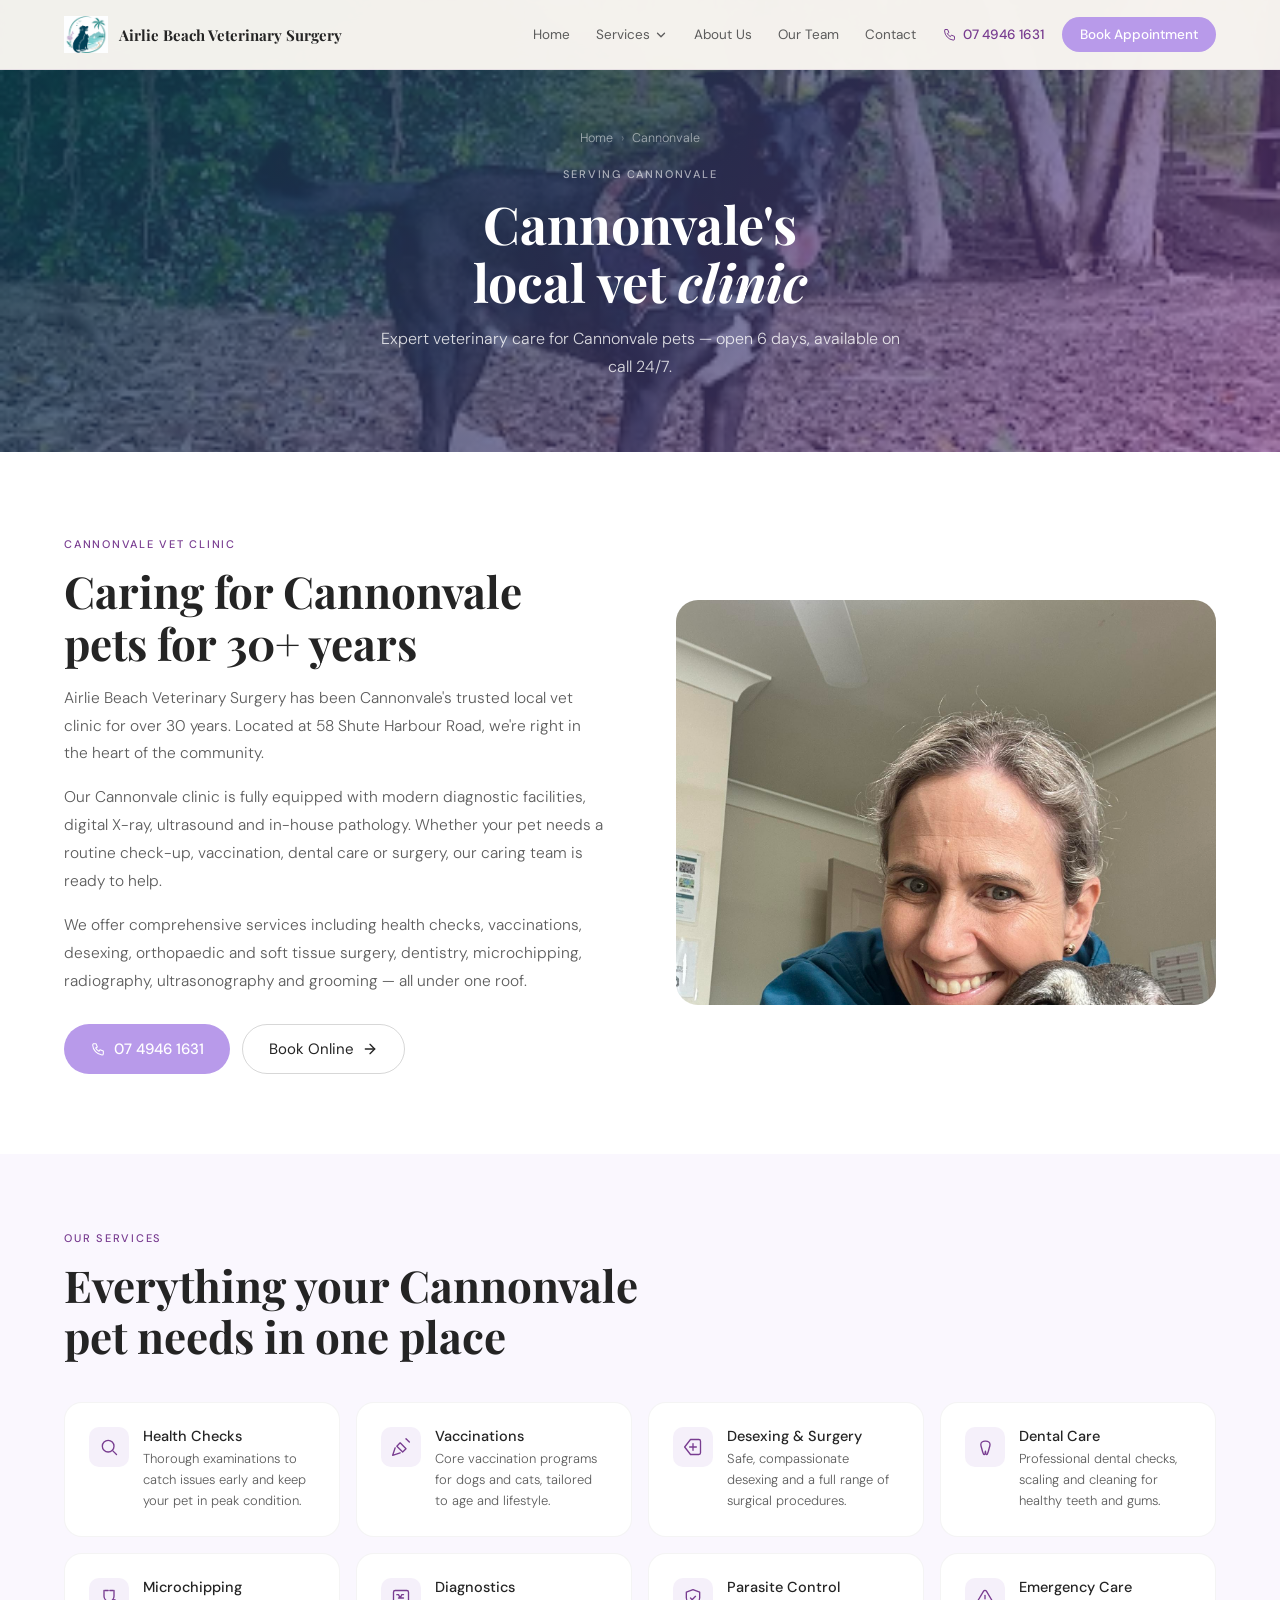
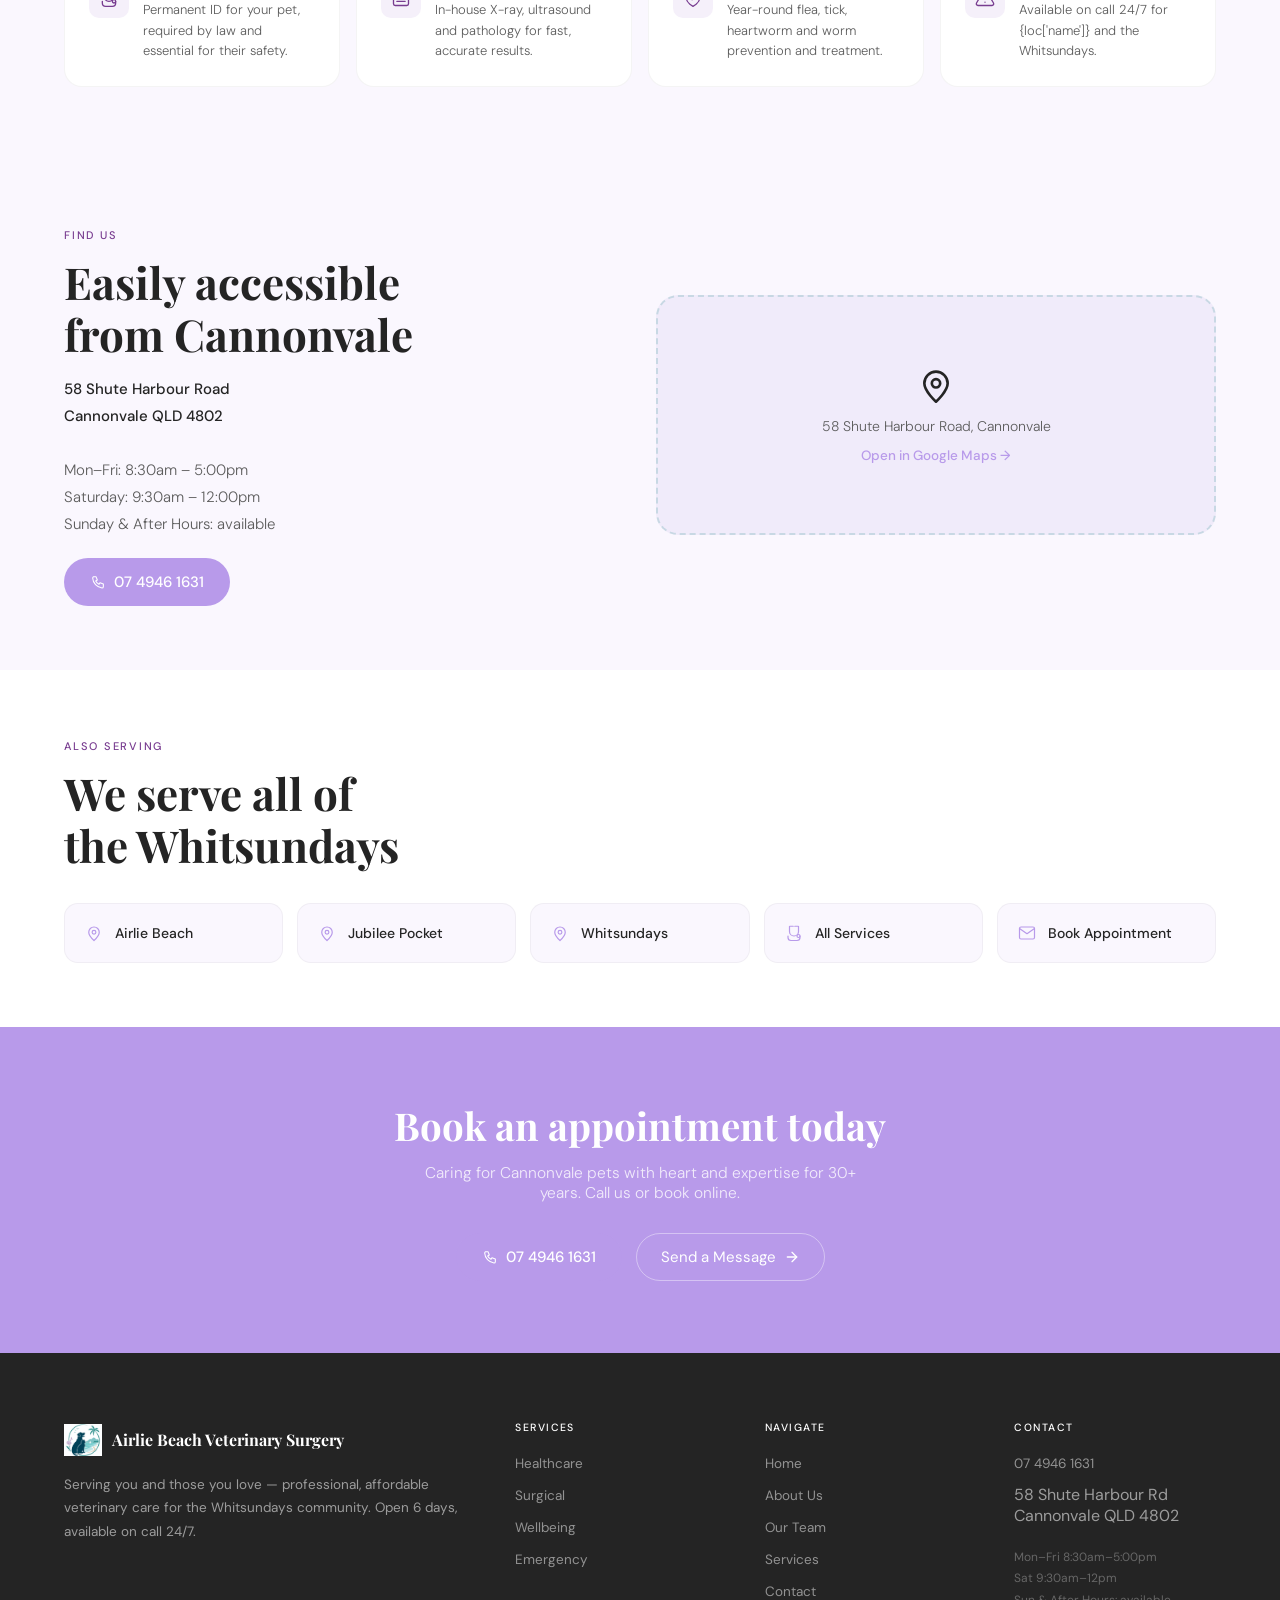
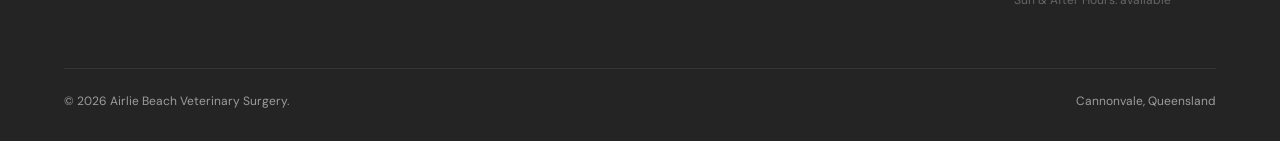
<file: cannonvale/index.html>
<!DOCTYPE html>
<html lang="en">
<head>
<meta charset="UTF-8">
<meta name="viewport" content="width=device-width, initial-scale=1.0">
<title>Vet Cannonvale | Airlie Beach Veterinary Surgery | 58 Shute Harbour Road</title>
<link rel="preconnect" href="https://fonts.googleapis.com">
<link href="https://fonts.googleapis.com/css2?family=Playfair+Display:ital,wght@0,400;0,600;0,700;1,400&family=DM+Sans:opsz,wght@9..40,300;9..40,400;9..40,500&display=swap" rel="stylesheet">
<link rel="stylesheet" href="../../css/global.css">
  <meta name="description" content="Airlie Beach Veterinary Surgery is Cannonvale's local vet clinic at 58 Shute Harbour Road. Comprehensive pet care, open 6 days with 24/7 on-call availability. Call 07 4946 1631.">
  <meta name="keywords" content="vet Cannonvale, veterinarian Cannonvale, dog vet Cannonvale QLD, cat desexing Cannonvale, pet vaccinations Cannonvale">
  <meta name="robots" content="index, follow">
  <meta name="author" content="Airlie Beach Veterinary Surgery">
  <link rel="canonical" href="https://www.airliebeachveterinarysurgery.com.au/cannonvale/">
  <meta property="og:type" content="website">
  <meta property="og:url" content="https://www.airliebeachveterinarysurgery.com.au/cannonvale/">
  <meta property="og:title" content="Vet Cannonvale | Airlie Beach Veterinary Surgery | 58 Shute Harbour Road">
  <meta property="og:description" content="Airlie Beach Veterinary Surgery is Cannonvale's local vet clinic at 58 Shute Harbour Road. Comprehensive pet care, open 6 days with 24/7 on-call availability. Call 07 4946 1631.">
  <meta property="og:image" content="https://www.airliebeachveterinarysurgery.com.au/images/dog-black-park.webp">
  <meta property="og:site_name" content="Airlie Beach Veterinary Surgery">
  <meta property="og:locale" content="en_AU">
  <meta name="twitter:card" content="summary_large_image">
  <meta name="twitter:title" content="Vet Cannonvale | Airlie Beach Veterinary Surgery | 58 Shute Harbour Road">
  <meta name="twitter:description" content="Airlie Beach Veterinary Surgery is Cannonvale's local vet clinic at 58 Shute Harbour Road. Comprehensive pet care, open 6 days with 24/7 on-call availability. Call 07 4946 1631.">
  <meta name="twitter:image" content="https://www.airliebeachveterinarysurgery.com.au/images/dog-black-park.webp">
  <meta name="geo.region" content="AU-QLD">
  <meta name="geo.placename" content="Airlie Beach, Cannonvale, Whitsundays">
  <meta name="geo.position" content="-20.2747;148.7024">
  <meta name="ICBM" content="-20.2747, 148.7024">
  <script type="application/ld+json">
  {
  "@context": "https://schema.org",
  "@type": "VeterinaryCare",
  "name": "Airlie Beach Veterinary Surgery",
  "url": "https://www.airliebeachveterinarysurgery.com.au/cannonvale/",
  "telephone": "+61749461631",
  "address": {
    "@type": "PostalAddress",
    "streetAddress": "58 Shute Harbour Road",
    "addressLocality": "Cannonvale",
    "addressRegion": "QLD",
    "postalCode": "4802",
    "addressCountry": "AU"
  },
  "areaServed": {
    "@type": "City",
    "name": "Cannonvale"
  }
}
  </script>
  <script type="application/ld+json">
  {
  "@context": "https://schema.org",
  "@type": "BreadcrumbList",
  "itemListElement": [
    {
      "@type": "ListItem",
      "position": 1,
      "name": "Home",
      "item": "https://www.airliebeachveterinarysurgery.com.au/"
    },
    {
      "@type": "ListItem",
      "position": 2,
      "name": "Cannonvale",
      "item": "https://www.airliebeachveterinarysurgery.com.au/cannonvale/"
    }
  ]
}
  </script>
  <link rel="icon" type="image/x-icon" href="../../favicon.ico">
  <link rel="icon" type="image/png" sizes="32x32" href="../../images/favicon-32.png">
  <link rel="apple-touch-icon" sizes="180x180" href="../../images/favicon-180.png">
  <meta name="theme-color" content="#b89aea">
</head>
<body><nav class="main">
  <a href="../../" class="nbrand">
    <img src="../../images/logo-icon.png" alt="Airlie Beach Veterinary Surgery" style="width:44px;height:44px;object-fit:contain;flex-shrink:0">
    <div><span class="nbname">Airlie Beach Veterinary Surgery</span></div>
  </a>
  <div class="nright">
    <ul class="nlist">
      <li class="nitem"><a href="../../" class="nlink">Home</a></li>
      <li class="nitem ndrop">
        <button class="nlink">Services <span class="icon" style="width:14px;height:14px"><svg viewBox="0 0 24 24" fill="none" stroke="currentColor" stroke-width="2.2" stroke-linecap="round" stroke-linejoin="round"><polyline points="6 9 12 15 18 9"/></svg></span></button>
        <div class="ndmenu">
          <div class="ddsec"><div class="ddlbl">Healthcare</div>
            <a href="../../services/#healthcare" class="ddlnk"><span class="icon" style="width:15px;height:15px"><svg viewBox="0 0 24 24" fill="none" stroke="currentColor" stroke-width="1.6" stroke-linecap="round" stroke-linejoin="round"><circle cx="11" cy="11" r="7"/><line x1="21" y1="21" x2="16.65" y2="16.65"/></svg></span> Health Checks &amp; Diagnostics</a>
            <a href="../../services/#healthcare" class="ddlnk"><span class="icon" style="width:15px;height:15px"><svg viewBox="0 0 24 24" fill="none" stroke="currentColor" stroke-width="1.6" stroke-linecap="round" stroke-linejoin="round"><line x1="18" y1="2" x2="22" y2="6"/><path d="M7 11l4-4 7 7-4 4z"/><path d="M5 13L2 22l9-3"/></svg></span> Vaccinations &amp; Prevention</a>
            <a href="../../services/#healthcare" class="ddlnk"><span class="icon" style="width:15px;height:15px"><svg viewBox="0 0 24 24" fill="none" stroke="currentColor" stroke-width="1.6" stroke-linecap="round" stroke-linejoin="round"><path d="M6 3v7a6 6 0 006 6 6 6 0 006-6V3"/><path d="M11 3H7"/><path d="M17 3h-4"/><circle cx="18" cy="16" r="2"/><path d="M20 16v2a4 4 0 01-4 4H8a4 4 0 01-4-4v-2"/></svg></span> Microchipping</a>
          </div>
          <div class="ddsec"><div class="ddlbl">Surgical</div>
            <a href="../../services/#surgical" class="ddlnk"><span class="icon" style="width:15px;height:15px"><svg viewBox="0 0 24 24" fill="none" stroke="currentColor" stroke-width="1.6" stroke-linecap="round" stroke-linejoin="round"><path d="M19 3H9l-7 9 7 9h10a2 2 0 002-2V5a2 2 0 00-2-2z"/><line x1="12" y1="8" x2="12" y2="16"/><line x1="8" y1="12" x2="16" y2="12"/></svg></span> Desexing &amp; General Surgery</a>
            <a href="../../services/#surgical" class="ddlnk"><span class="icon" style="width:15px;height:15px"><svg viewBox="0 0 24 24" fill="none" stroke="currentColor" stroke-width="1.6" stroke-linecap="round" stroke-linejoin="round"><path d="M17 10c.7-.7 1-1.6 1-2.5a3.5 3.5 0 00-5-3.2A3.5 3.5 0 008 7.5c0 .9.3 1.8 1 2.5L6.5 12.5A3.5 3.5 0 007 19a3.5 3.5 0 004.5-1 3.5 3.5 0 004.5 1 3.5 3.5 0 00.5-6.5L17 10z"/></svg></span> Orthopaedic Surgery</a>
            <a href="../../services/#surgical" class="ddlnk"><span class="icon" style="width:15px;height:15px"><svg viewBox="0 0 24 24" fill="none" stroke="currentColor" stroke-width="1.6" stroke-linecap="round" stroke-linejoin="round"><path d="M10.29 3.86L1.82 18a2 2 0 001.71 3h16.94a2 2 0 001.71-3L13.71 3.86a2 2 0 00-3.42 0z"/><line x1="12" y1="9" x2="12" y2="13"/><line x1="12" y1="17" x2="12.01" y2="17"/></svg></span> Emergency Procedures</a>
          </div>
          <div class="ddsec"><div class="ddlbl">Wellbeing</div>
            <a href="../../services/#wellbeing" class="ddlnk"><span class="icon" style="width:15px;height:15px"><svg viewBox="0 0 24 24" fill="none" stroke="currentColor" stroke-width="1.6" stroke-linecap="round" stroke-linejoin="round"><path d="M18 3a3 3 0 00-3 3l-7 7-1 4 4-1 7-7a3 3 0 000-6z"/><path d="M5 18a1 1 0 100 2 1 1 0 000-2z"/><path d="M5 18c0-2.8 1.7-5 4-5"/></svg></span> Grooming &amp; Nail Clipping</a>
            <a href="../../services/#wellbeing" class="ddlnk"><span class="icon" style="width:15px;height:15px"><svg viewBox="0 0 24 24" fill="none" stroke="currentColor" stroke-width="1.6" stroke-linecap="round" stroke-linejoin="round"><path d="M21 15a2 2 0 01-2 2H7l-4 4V5a2 2 0 012-2h14a2 2 0 012 2z"/></svg></span> Behavioural &amp; Nutrition Advice</a>
            <a href="../../puppy-school/" class="ddlnk"><span class="icon" style="width:15px;height:15px"><svg viewBox="0 0 24 24" fill="none" stroke="currentColor" stroke-width="1.6" stroke-linecap="round" stroke-linejoin="round"><path d="M10 5.5A2.5 2.5 0 015 5.5V4l1.5-1h7L15 4v1.5A2.5 2.5 0 0110 8v1"/><path d="M10 9c-4.4 0-7 2.9-7 7v1h14v-1c0-4.1-2.6-7-7-7z"/><circle cx="8" cy="13" r=".7" fill="currentColor"/><circle cx="12" cy="13" r=".7" fill="currentColor"/></svg></span> Puppy School</a>
          </div>
        </div>
      </li>
      <li class="nitem"><a href="../../about/" class="nlink">About Us</a></li>
      <li class="nitem"><a href="../../team/" class="nlink">Our Team</a></li>
      <li class="nitem"><a href="../../contact/" class="nlink">Contact</a></li>
    </ul>
    <a href="tel:0749461631" class="nphone"><span class="icon" style="width:15px;height:15px"><svg viewBox="0 0 24 24" fill="none" stroke="currentColor" stroke-width="1.6" stroke-linecap="round" stroke-linejoin="round"><path d="M5 4h4l2 5-2.5 1.5a11 11 0 005 5L15 13l5 2v4a2 2 0 01-2 2A16 16 0 014 6a2 2 0 012-2"/></svg></span> 07 4946 1631</a>
    <a href="../../contact/" class="ncta">Book Appointment</a>
  </div>
  <button class="nham" onclick="openDrawer()" aria-label="Open menu"><span class="icon" style="width:24px;height:24px"><svg viewBox="0 0 24 24" fill="none" stroke="currentColor" stroke-width="2" stroke-linecap="round" stroke-linejoin="round"><line x1="3" y1="6" x2="21" y2="6"/><line x1="3" y1="12" x2="21" y2="12"/><line x1="3" y1="18" x2="21" y2="18"/></svg></span></button>
</nav>
<div class="mdrawer" id="mdrawer" onclick="if(event.target===this)closeDrawer()">
  <div class="mpanel">
    <div class="mphead">
      <a href="../../" class="nbrand">
        <img src="../../images/logo-icon.png" alt="logo" style="width:36px;height:36px;object-fit:contain">
        <span class="nbname" style="font-size:13px">Airlie Beach Veterinary Surgery</span>
      </a>
      <button class="mpclose" onclick="closeDrawer()"><span class="icon" style="width:20px;height:20px"><svg viewBox="0 0 24 24" fill="none" stroke="currentColor" stroke-width="2.5" stroke-linecap="round" stroke-linejoin="round"><line x1="18" y1="6" x2="6" y2="18"/><line x1="6" y1="6" x2="18" y2="18"/></svg></span></button>
    </div>
    <div class="mplinks">
      <a href="../../" class="mplink"><span class="icon" style="width:18px;height:18px"><svg viewBox="0 0 24 24" fill="none" stroke="currentColor" stroke-width="1.6" stroke-linecap="round" stroke-linejoin="round"><rect x="3" y="3" width="18" height="18" rx="2"/><path d="M3 9h18M9 21V9"/><rect x="12" y="13" width="4" height="5"/></svg></span> Home</a>
      <button class="mpacc" id="mpacc" onclick="this.classList.toggle('open');document.getElementById('mpsub').classList.toggle('open')">
        <span class="icon" style="width:18px;height:18px"><svg viewBox="0 0 24 24" fill="none" stroke="currentColor" stroke-width="1.6" stroke-linecap="round" stroke-linejoin="round"><path d="M19 3H9l-7 9 7 9h10a2 2 0 002-2V5a2 2 0 00-2-2z"/><line x1="12" y1="8" x2="12" y2="16"/><line x1="8" y1="12" x2="16" y2="12"/></svg></span> Services <span class="icon chev" style="width:16px;height:16px"><svg viewBox="0 0 24 24" fill="none" stroke="currentColor" stroke-width="2.2" stroke-linecap="round" stroke-linejoin="round"><polyline points="6 9 12 15 18 9"/></svg></span>
      </button>
      <div class="mpsub" id="mpsub">
        <a href="../../services/#healthcare"><span class="icon" style="width:14px;height:14px"><svg viewBox="0 0 24 24" fill="none" stroke="currentColor" stroke-width="1.6" stroke-linecap="round" stroke-linejoin="round"><circle cx="11" cy="11" r="7"/><line x1="21" y1="21" x2="16.65" y2="16.65"/></svg></span> Health Checks</a>
        <a href="../../services/#healthcare"><span class="icon" style="width:14px;height:14px"><svg viewBox="0 0 24 24" fill="none" stroke="currentColor" stroke-width="1.6" stroke-linecap="round" stroke-linejoin="round"><line x1="18" y1="2" x2="22" y2="6"/><path d="M7 11l4-4 7 7-4 4z"/><path d="M5 13L2 22l9-3"/></svg></span> Vaccinations</a>
        <a href="../../services/#surgical"><span class="icon" style="width:14px;height:14px"><svg viewBox="0 0 24 24" fill="none" stroke="currentColor" stroke-width="1.6" stroke-linecap="round" stroke-linejoin="round"><path d="M19 3H9l-7 9 7 9h10a2 2 0 002-2V5a2 2 0 00-2-2z"/><line x1="12" y1="8" x2="12" y2="16"/><line x1="8" y1="12" x2="16" y2="12"/></svg></span> Surgery</a>
        <a href="../../services/#surgical"><span class="icon" style="width:14px;height:14px"><svg viewBox="0 0 24 24" fill="none" stroke="currentColor" stroke-width="1.6" stroke-linecap="round" stroke-linejoin="round"><path d="M10.29 3.86L1.82 18a2 2 0 001.71 3h16.94a2 2 0 001.71-3L13.71 3.86a2 2 0 00-3.42 0z"/><line x1="12" y1="9" x2="12" y2="13"/><line x1="12" y1="17" x2="12.01" y2="17"/></svg></span> Emergency</a>
        <a href="../../services/#wellbeing"><span class="icon" style="width:14px;height:14px"><svg viewBox="0 0 24 24" fill="none" stroke="currentColor" stroke-width="1.6" stroke-linecap="round" stroke-linejoin="round"><path d="M18 3a3 3 0 00-3 3l-7 7-1 4 4-1 7-7a3 3 0 000-6z"/><path d="M5 18a1 1 0 100 2 1 1 0 000-2z"/><path d="M5 18c0-2.8 1.7-5 4-5"/></svg></span> Grooming</a>
        <a href="../../puppy-school/"><span class="icon" style="width:14px;height:14px"><svg viewBox="0 0 24 24" fill="none" stroke="currentColor" stroke-width="1.6" stroke-linecap="round" stroke-linejoin="round"><path d="M10 5.5A2.5 2.5 0 015 5.5V4l1.5-1h7L15 4v1.5A2.5 2.5 0 0110 8v1"/><path d="M10 9c-4.4 0-7 2.9-7 7v1h14v-1c0-4.1-2.6-7-7-7z"/></svg></span> Puppy School</a>
      </div>
      <a href="../../about/" class="mplink"><span class="icon" style="width:18px;height:18px"><svg viewBox="0 0 24 24" fill="none" stroke="currentColor" stroke-width="1.6" stroke-linecap="round" stroke-linejoin="round"><path d="M20 21v-2a4 4 0 00-4-4H8a4 4 0 00-4 4v2"/><circle cx="12" cy="7" r="4"/></svg></span> About Us</a>
      <a href="../../team/" class="mplink"><span class="icon" style="width:18px;height:18px"><svg viewBox="0 0 24 24" fill="none" stroke="currentColor" stroke-width="1.6" stroke-linecap="round" stroke-linejoin="round"><ellipse cx="6" cy="7" rx="1.8" ry="2.5"/><ellipse cx="10.5" cy="5.2" rx="1.5" ry="2.1"/><ellipse cx="15" cy="5.5" rx="1.5" ry="2.1"/><ellipse cx="18.5" cy="8" rx="1.6" ry="2.2"/><path d="M12 22c-4 0-7-2.5-7-6 0-1.5.8-3 2-4l1.5-1.5c.8-.8 2-1.3 3.5-1.3s2.7.5 3.5 1.3L17 12c1.2 1 2 2.5 2 4 0 3.5-3 6-7 6z"/></svg></span> Our Team</a>
      <a href="../../contact/" class="mplink"><span class="icon" style="width:18px;height:18px"><svg viewBox="0 0 24 24" fill="none" stroke="currentColor" stroke-width="1.6" stroke-linecap="round" stroke-linejoin="round"><path d="M21 15a2 2 0 01-2 2H7l-4 4V5a2 2 0 012-2h14a2 2 0 012 2z"/></svg></span> Contact</a>
    </div>
    <div class="mpfooter">
      <a href="tel:0749461631" class="mptel"><span class="icon" style="width:16px;height:16px"><svg viewBox="0 0 24 24" fill="none" stroke="currentColor" stroke-width="1.6" stroke-linecap="round" stroke-linejoin="round"><path d="M5 4h4l2 5-2.5 1.5a11 11 0 005 5L15 13l5 2v4a2 2 0 01-2 2A16 16 0 014 6a2 2 0 012-2"/></svg></span> 07 4946 1631</a>
      <a href="../../contact/" class="btnp">Book Appointment</a>
    </div>
  </div>
</div>
<script>
function openDrawer(){document.getElementById('mdrawer').style.display='block';requestAnimationFrame(()=>document.getElementById('mdrawer').classList.add('open'));document.body.style.overflow='hidden'}
function closeDrawer(){var d=document.getElementById('mdrawer');d.classList.remove('open');setTimeout(()=>{d.style.display='none';document.body.style.overflow=''},280)}
</script>
<div class="loc-phdr">
  <img src="../../images/dog-black-park.webp" alt="Cannonvale vet" class="loc-phdr-img" loading="eager">
  <div class="loc-phdr-overlay"></div>
  <div class="loc-phdr-content">
    <nav class="breadcrumb"><a href="../../">Home</a><span>›</span><a href="#">Cannonvale</a></nav>
    <div class="slbl">Serving Cannonvale</div>
    <h1>Cannonvale's<br>local vet <em>clinic</em></h1>
    <p>Expert veterinary care for Cannonvale pets — open 6 days, available on call 24/7.</p>
  </div>
</div>

<section class="prose-sec">
  <div class="prose-grid">
    <div class="prose">
      <div class="slbl">Cannonvale Vet Clinic</div>
      <h2 class="stitle">Caring for Cannonvale<br>pets for 30+ years</h2>
      <p>Airlie Beach Veterinary Surgery has been Cannonvale's trusted local vet clinic for over 30 years. Located at 58 Shute Harbour Road, we're right in the heart of the community.</p>
      <p>Our Cannonvale clinic is fully equipped with modern diagnostic facilities, digital X-ray, ultrasound and in-house pathology. Whether your pet needs a routine check-up, vaccination, dental care or surgery, our caring team is ready to help.</p>
      <p>We offer comprehensive services including health checks, vaccinations, desexing, orthopaedic and soft tissue surgery, dentistry, microchipping, radiography, ultrasonography and grooming — all under one roof.</p>
      <div style="display:flex;gap:12px;flex-wrap:wrap;margin-top:28px">
        <a href="tel:0749461631" class="btnp"><span class="icon" style="width:16px;height:16px"><svg viewBox="0 0 24 24" fill="none" stroke="currentColor" stroke-width="1.6" stroke-linecap="round" stroke-linejoin="round"><path d="M5 4h4l2 5-2.5 1.5a11 11 0 005 5L15 13l5 2v4a2 2 0 01-2 2A16 16 0 014 6a2 2 0 012-2"/></svg></span> 07 4946 1631</a>
        <a href="../../contact/" class="btno">Book Online <span class="icon" style="width:16px;height:16px"><svg viewBox="0 0 24 24" fill="none" stroke="currentColor" stroke-width="2" stroke-linecap="round" stroke-linejoin="round"><line x1="5" y1="12" x2="19" y2="12"/><polyline points="12 5 19 12 12 19"/></svg></span></a>
      </div>
    </div>
    <div class="prose-img"><img src="../../images/dr-tess-dog.jpg" alt="Dr Tess with a patient" loading="lazy" style="object-position:center 15%"></div>
  </div>
</section>

<section class="loc-svc">
  <div class="slbl">Our Services</div>
  <h2 class="stitle">Everything your Cannonvale<br>pet needs in one place</h2>
  <div class="loc-grid">
    <div class="loc-card"><div class="lc-ico"><span class="icon" style="width:20px;height:20px"><svg viewBox="0 0 24 24" fill="none" stroke="currentColor" stroke-width="1.6" stroke-linecap="round" stroke-linejoin="round"><circle cx="11" cy="11" r="7"/><line x1="21" y1="21" x2="16.65" y2="16.65"/></svg></span></div><div><h3>Health Checks</h3><p>Thorough examinations to catch issues early and keep your pet in peak condition.</p></div></div>
    <div class="loc-card"><div class="lc-ico"><span class="icon" style="width:20px;height:20px"><svg viewBox="0 0 24 24" fill="none" stroke="currentColor" stroke-width="1.6" stroke-linecap="round" stroke-linejoin="round"><line x1="18" y1="2" x2="22" y2="6"/><path d="M7 11l4-4 7 7-4 4z"/><path d="M5 13L2 22l9-3"/></svg></span></div><div><h3>Vaccinations</h3><p>Core vaccination programs for dogs and cats, tailored to age and lifestyle.</p></div></div>
    <div class="loc-card"><div class="lc-ico"><span class="icon" style="width:20px;height:20px"><svg viewBox="0 0 24 24" fill="none" stroke="currentColor" stroke-width="1.6" stroke-linecap="round" stroke-linejoin="round"><path d="M19 3H9l-7 9 7 9h10a2 2 0 002-2V5a2 2 0 00-2-2z"/><line x1="12" y1="8" x2="12" y2="16"/><line x1="8" y1="12" x2="16" y2="12"/></svg></span></div><div><h3>Desexing & Surgery</h3><p>Safe, compassionate desexing and a full range of surgical procedures.</p></div></div>
    <div class="loc-card"><div class="lc-ico"><span class="icon" style="width:20px;height:20px"><svg viewBox="0 0 24 24" fill="none" stroke="currentColor" stroke-width="1.6" stroke-linecap="round" stroke-linejoin="round"><path d="M12 5c-2.5 0-5 1.5-5 4 0 1.5.5 3 1 4.5.5 1.8 1 4.5 2 6.5.3.7.7 1 1 1s.7-.3 1-1l.5-3 .5 3c.3.7.7 1 1 1s.7-.3 1-1c1-2 1.5-4.7 2-6.5.5-1.5 1-3 1-4.5 0-2.5-2.5-4-5-4z"/></svg></span></div><div><h3>Dental Care</h3><p>Professional dental checks, scaling and cleaning for healthy teeth and gums.</p></div></div>
    <div class="loc-card"><div class="lc-ico"><span class="icon" style="width:20px;height:20px"><svg viewBox="0 0 24 24" fill="none" stroke="currentColor" stroke-width="1.6" stroke-linecap="round" stroke-linejoin="round"><path d="M6 3v7a6 6 0 006 6 6 6 0 006-6V3"/><path d="M11 3H7"/><path d="M17 3h-4"/><circle cx="18" cy="16" r="2"/><path d="M20 16v2a4 4 0 01-4 4H8a4 4 0 01-4-4v-2"/></svg></span></div><div><h3>Microchipping</h3><p>Permanent ID for your pet, required by law and essential for their safety.</p></div></div>
    <div class="loc-card"><div class="lc-ico"><span class="icon" style="width:20px;height:20px"><svg viewBox="0 0 24 24" fill="none" stroke="currentColor" stroke-width="1.6" stroke-linecap="round" stroke-linejoin="round"><rect x="3" y="3" width="18" height="18" rx="2"/><path d="M7 8h2l2 4 2-4h2M7 16h10M9 12h6"/></svg></span></div><div><h3>Diagnostics</h3><p>In-house X-ray, ultrasound and pathology for fast, accurate results.</p></div></div>
    <div class="loc-card"><div class="lc-ico"><span class="icon" style="width:20px;height:20px"><svg viewBox="0 0 24 24" fill="none" stroke="currentColor" stroke-width="1.6" stroke-linecap="round" stroke-linejoin="round"><path d="M12 22s8-4 8-10V5l-8-3-8 3v7c0 6 8 10 8 10z"/><polyline points="9 12 11 14 15 10"/></svg></span></div><div><h3>Parasite Control</h3><p>Year-round flea, tick, heartworm and worm prevention and treatment.</p></div></div>
    <div class="loc-card"><div class="lc-ico"><span class="icon" style="width:20px;height:20px"><svg viewBox="0 0 24 24" fill="none" stroke="currentColor" stroke-width="1.6" stroke-linecap="round" stroke-linejoin="round"><path d="M10.29 3.86L1.82 18a2 2 0 001.71 3h16.94a2 2 0 001.71-3L13.71 3.86a2 2 0 00-3.42 0z"/><line x1="12" y1="9" x2="12" y2="13"/><line x1="12" y1="17" x2="12.01" y2="17"/></svg></span></div><div><h3>Emergency Care</h3><p>Available on call 24/7 for {loc['name']} and the Whitsundays.</p></div></div>
  </div>
</section>

<div style="padding:64px 5%;background:var(--crm)">
  <div style="display:grid;grid-template-columns:1fr 1fr;gap:32px;align-items:center">
    <div>
      <div class="slbl">Find Us</div>
      <h2 class="stitle" style="margin-bottom:16px">Easily accessible<br>from Cannonvale</h2>
      <p style="font-size:15px;font-weight:300;color:var(--mid);line-height:1.8;margin-bottom:20px"><strong style="color:var(--ch);font-weight:500">58 Shute Harbour Road<br>Cannonvale QLD 4802</strong><br><br>Mon–Fri: 8:30am – 5:00pm<br>Saturday: 9:30am – 12:00pm<br>Sunday &amp; After Hours: available</p>
      <a href="tel:0749461631" class="btnp"><span class="icon" style="width:16px;height:16px"><svg viewBox="0 0 24 24" fill="none" stroke="currentColor" stroke-width="1.6" stroke-linecap="round" stroke-linejoin="round"><path d="M5 4h4l2 5-2.5 1.5a11 11 0 005 5L15 13l5 2v4a2 2 0 01-2 2A16 16 0 014 6a2 2 0 012-2"/></svg></span> 07 4946 1631</a>
    </div>
    <div style="background:var(--sagp);border-radius:22px;height:240px;display:flex;flex-direction:column;align-items:center;justify-content:center;gap:12px;border:2px dashed rgba(42,138,138,.2)">
      <span class="icon" style="width:40px;height:40px"><svg viewBox="0 0 24 24" fill="none" stroke="currentColor" stroke-width="1.6" stroke-linecap="round" stroke-linejoin="round"><path d="M12 22s-7-6.2-7-11a7 7 0 1114 0c0 4.8-7 11-7 11z"/><circle cx="12" cy="11" r="2.5"/></svg></span>
      <p style="font-size:14px;font-weight:300;color:var(--mid)">58 Shute Harbour Road, Cannonvale</p>
      <a href="https://maps.google.com/?q=58+Shute+Harbour+Road+Cannonvale+QLD" target="_blank" style="font-size:13.5px;font-weight:500;color:var(--sage);text-decoration:none">Open in Google Maps →</a>
    </div>
  </div>
</div>

<section class="nearby-sec">
  <div class="slbl">Also Serving</div>
  <h2 class="stitle">We serve all of<br>the Whitsundays</h2>
  <div class="nearby-grid">
    <a href="../../airlie-beach/" class="nearby-card"><span class="icon" style="width:18px;height:18px"><svg viewBox="0 0 24 24" fill="none" stroke="currentColor" stroke-width="1.6" stroke-linecap="round" stroke-linejoin="round"><path d="M12 22s-7-6.2-7-11a7 7 0 1114 0c0 4.8-7 11-7 11z"/><circle cx="12" cy="11" r="2.5"/></svg></span><span>Airlie Beach</span></a><a href="../../jubilee-pocket/" class="nearby-card"><span class="icon" style="width:18px;height:18px"><svg viewBox="0 0 24 24" fill="none" stroke="currentColor" stroke-width="1.6" stroke-linecap="round" stroke-linejoin="round"><path d="M12 22s-7-6.2-7-11a7 7 0 1114 0c0 4.8-7 11-7 11z"/><circle cx="12" cy="11" r="2.5"/></svg></span><span>Jubilee Pocket</span></a><a href="../../whitsundays/" class="nearby-card"><span class="icon" style="width:18px;height:18px"><svg viewBox="0 0 24 24" fill="none" stroke="currentColor" stroke-width="1.6" stroke-linecap="round" stroke-linejoin="round"><path d="M12 22s-7-6.2-7-11a7 7 0 1114 0c0 4.8-7 11-7 11z"/><circle cx="12" cy="11" r="2.5"/></svg></span><span>Whitsundays</span></a>
    <a href="../../services/" class="nearby-card"><span class="icon" style="width:18px;height:18px"><svg viewBox="0 0 24 24" fill="none" stroke="currentColor" stroke-width="1.6" stroke-linecap="round" stroke-linejoin="round"><path d="M6 3v7a6 6 0 006 6 6 6 0 006-6V3"/><path d="M11 3H7"/><path d="M17 3h-4"/><circle cx="18" cy="16" r="2"/><path d="M20 16v2a4 4 0 01-4 4H8a4 4 0 01-4-4v-2"/></svg></span><span>All Services</span></a>
    <a href="../../contact/" class="nearby-card"><span class="icon" style="width:18px;height:18px"><svg viewBox="0 0 24 24" fill="none" stroke="currentColor" stroke-width="1.6" stroke-linecap="round" stroke-linejoin="round"><path d="M4 4h16c1.1 0 2 .9 2 2v12c0 1.1-.9 2-2 2H4c-1.1 0-2-.9-2-2V6c0-1.1.9-2 2-2z"/><polyline points="22,6 12,13 2,6"/></svg></span><span>Book Appointment</span></a>
  </div>
</section>

<div class="cta-sage">
  <h2>Book an appointment today</h2>
  <p>Caring for Cannonvale pets with heart and expertise for 30+ years. Call us or book online.</p>
  <div class="cta-btns">
    <a href="tel:0749461631" class="btnp"><span class="icon" style="width:16px;height:16px"><svg viewBox="0 0 24 24" fill="none" stroke="currentColor" stroke-width="1.6" stroke-linecap="round" stroke-linejoin="round"><path d="M5 4h4l2 5-2.5 1.5a11 11 0 005 5L15 13l5 2v4a2 2 0 01-2 2A16 16 0 014 6a2 2 0 012-2"/></svg></span> 07 4946 1631</a>
    <a href="../../contact/" class="btn-ghost">Send a Message <span class="icon" style="width:16px;height:16px"><svg viewBox="0 0 24 24" fill="none" stroke="currentColor" stroke-width="2" stroke-linecap="round" stroke-linejoin="round"><line x1="5" y1="12" x2="19" y2="12"/><polyline points="12 5 19 12 12 19"/></svg></span></a>
  </div>
</div><footer>
  <div class="fgrid">
    <div>
      <div class="flogo">
        <img src="../../images/logo-icon.png" alt="Airlie Beach Veterinary Surgery" style="width:38px;height:38px;object-fit:contain">
        <span class="fbrand">Airlie Beach Veterinary Surgery</span>
      </div>
      <p class="fdesc">Serving you and those you love — professional, affordable veterinary care for the Whitsundays community. Open 6 days, available on call 24/7.</p>
    </div>
    <div><div class="fhd">Services</div><ul class="flinks"><li><a href="../../services/#healthcare">Healthcare</a></li><li><a href="../../services/#surgical">Surgical</a></li><li><a href="../../services/#wellbeing">Wellbeing</a></li><li><a href="../../services/#surgical">Emergency</a></li></ul></div>
    <div><div class="fhd">Navigate</div><ul class="flinks"><li><a href="../../">Home</a></li><li><a href="../../about/">About Us</a></li><li><a href="../../team/">Our Team</a></li><li><a href="../../services/">Services</a></li><li><a href="../../contact/">Contact</a></li></ul></div>
    <div><div class="fhd">Contact</div><ul class="flinks"><li><a href="tel:0749461631">07 4946 1631</a></li><li>58 Shute Harbour Rd<br>Cannonvale QLD 4802</li><li style="margin-top:10px;color:rgba(255,255,255,.3);font-size:12px;line-height:1.8">Mon–Fri 8:30am–5:00pm<br>Sat 9:30am–12pm<br>Sun &amp; After Hours: available</li></ul></div>
  </div>
  <div class="fbot"><span>&copy; 2026 Airlie Beach Veterinary Surgery.</span><span>Cannonvale, Queensland</span></div>
</footer></body></html>
</file>
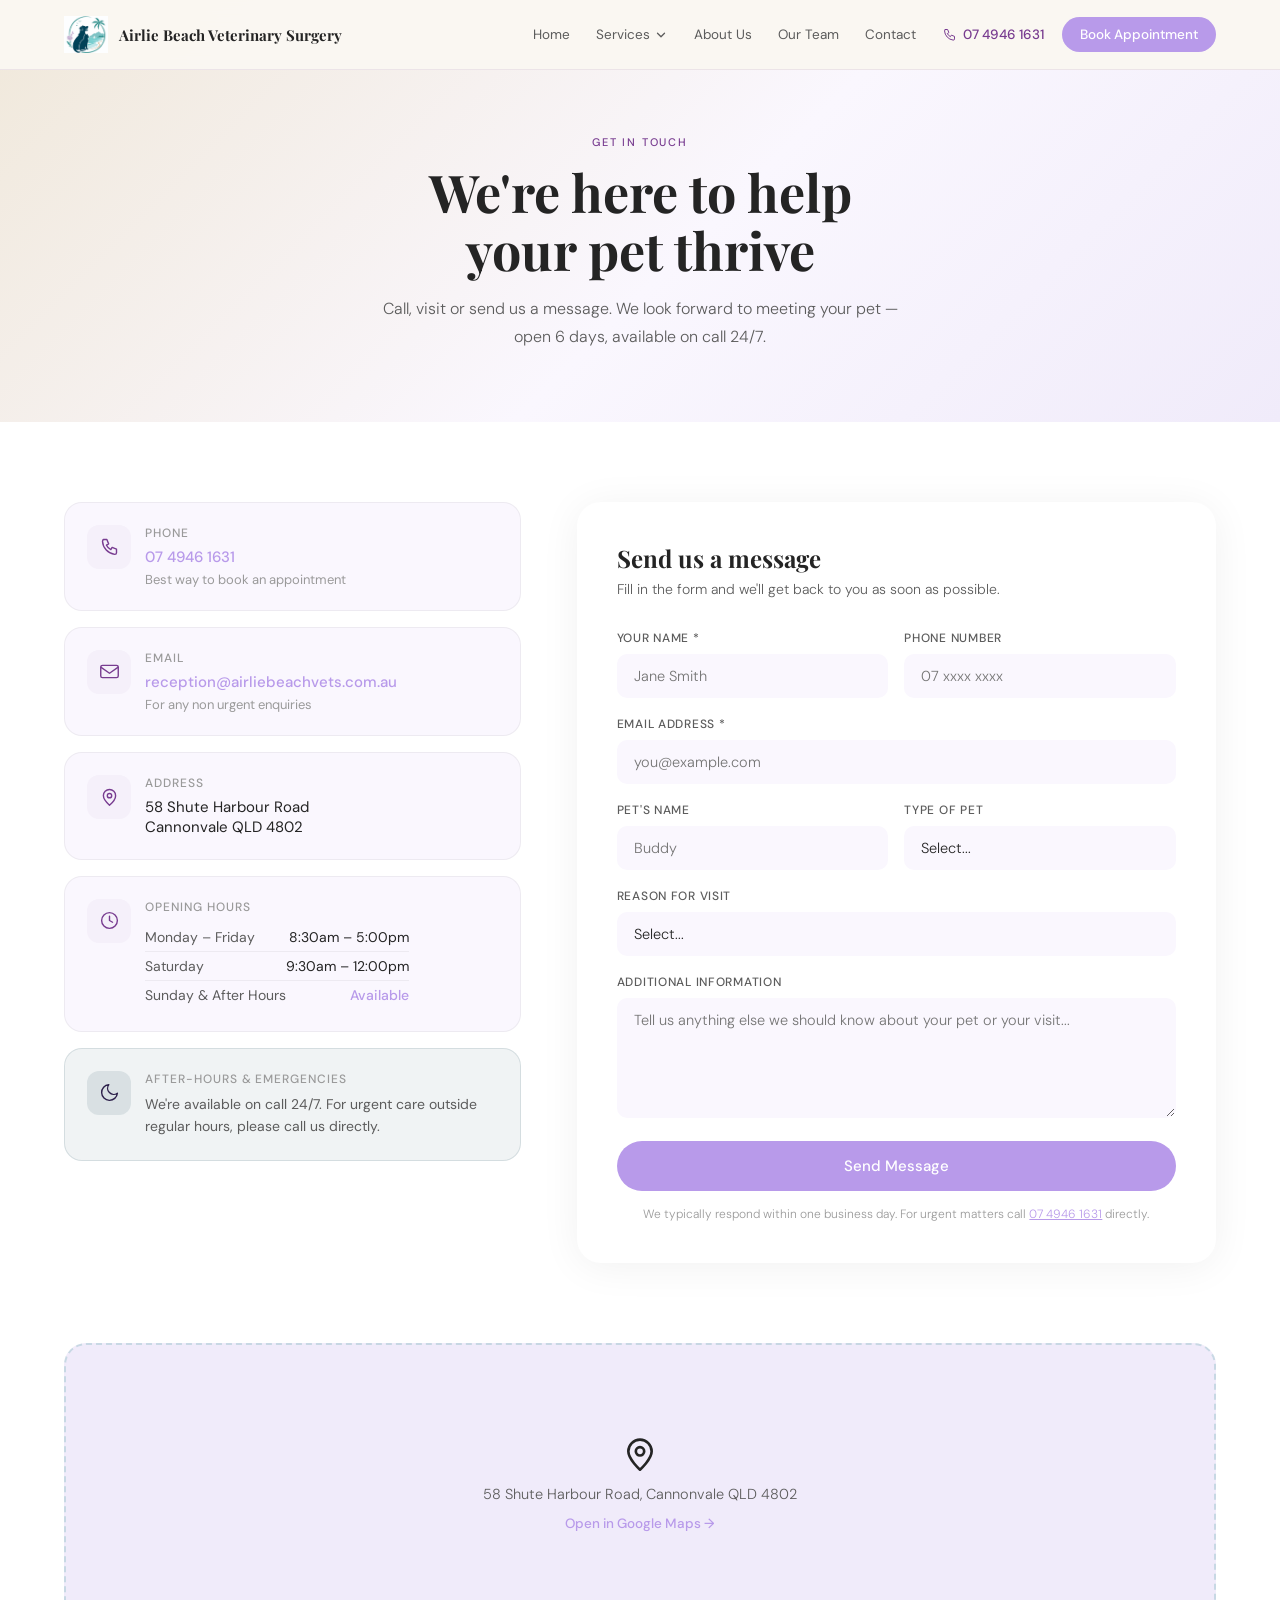
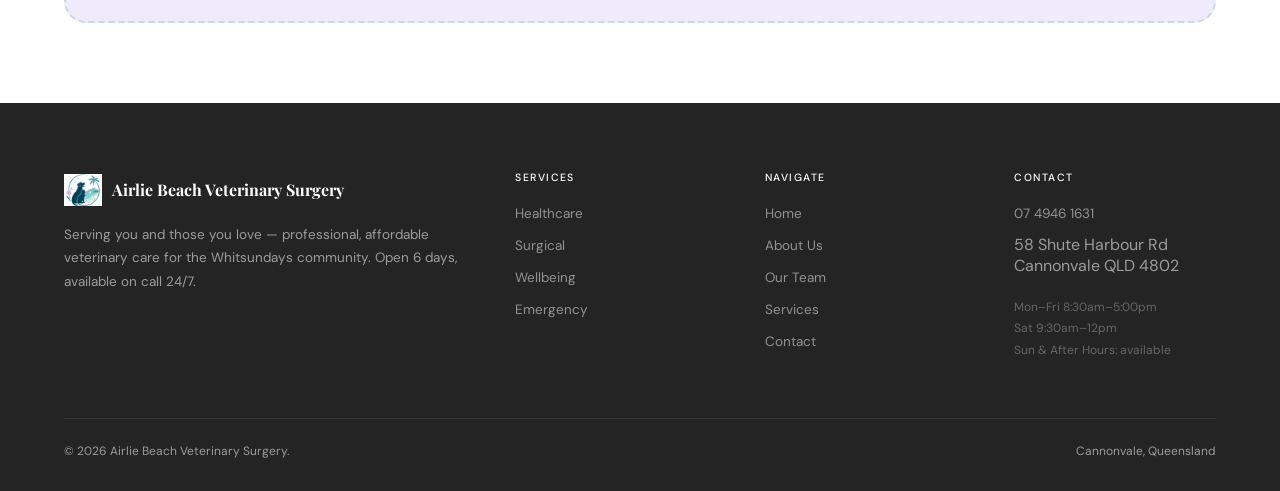
<file: contact/index.html>
<!DOCTYPE html>
<html lang="en">
<head>
<meta charset="UTF-8">
<meta name="viewport" content="width=device-width, initial-scale=1.0">
<title>Contact Airlie Beach Vet | Book Appointment | 07 4946 1631</title>
<link rel="preconnect" href="https://fonts.googleapis.com">
<link href="https://fonts.googleapis.com/css2?family=Playfair+Display:ital,wght@0,400;0,600;0,700;1,400&family=DM+Sans:opsz,wght@9..40,300;9..40,400;9..40,500&display=swap" rel="stylesheet">
<link rel="stylesheet" href="../css/global.css">
  <meta name="description" content="Contact Airlie Beach Veterinary Surgery at 58 Shute Harbour Road, Cannonvale QLD. Call 07 4946 1631. Open 6 days, available on call 24/7.">
  <meta name="keywords" content="contact Airlie Beach vet, book vet appointment Airlie Beach, vet phone number Whitsundays">
  <meta name="robots" content="index, follow">
  <meta name="author" content="Airlie Beach Veterinary Surgery">
  <link rel="canonical" href="https://www.airliebeachveterinarysurgery.com.au/contact/">
  <meta property="og:type" content="website">
  <meta property="og:url" content="https://www.airliebeachveterinarysurgery.com.au/contact/">
  <meta property="og:title" content="Contact Airlie Beach Vet | Book Appointment">
  <meta property="og:description" content="Contact Airlie Beach Veterinary Surgery at 58 Shute Harbour Road, Cannonvale QLD. Call 07 4946 1631. Open 6 days, available on call 24/7.">
  <meta property="og:image" content="https://www.airliebeachveterinarysurgery.com.au/images/logo.png">
  <meta property="og:site_name" content="Airlie Beach Veterinary Surgery">
  <meta property="og:locale" content="en_AU">
  <meta name="twitter:card" content="summary_large_image">
  <meta name="twitter:title" content="Contact Airlie Beach Vet | Book Appointment">
  <meta name="twitter:description" content="Contact Airlie Beach Veterinary Surgery at 58 Shute Harbour Road, Cannonvale QLD. Call 07 4946 1631. Open 6 days, available on call 24/7.">
  <meta name="twitter:image" content="https://www.airliebeachveterinarysurgery.com.au/images/logo.png">
  <meta name="geo.region" content="AU-QLD">
  <meta name="geo.placename" content="Airlie Beach, Cannonvale, Whitsundays">
  <meta name="geo.position" content="-20.2747;148.7024">
  <meta name="ICBM" content="-20.2747, 148.7024">
  <script type="application/ld+json">
  {
  "@context": "https://schema.org",
  "@type": "BreadcrumbList",
  "itemListElement": [
    {
      "@type": "ListItem",
      "position": 1,
      "name": "Home",
      "item": "https://www.airliebeachveterinarysurgery.com.au/"
    },
    {
      "@type": "ListItem",
      "position": 2,
      "name": "Contact",
      "item": "https://www.airliebeachveterinarysurgery.com.au/contact/"
    }
  ]
}
  </script>
  <link rel="icon" type="image/x-icon" href="../favicon.ico">
  <link rel="icon" type="image/png" sizes="32x32" href="../images/favicon-32.png">
  <link rel="apple-touch-icon" sizes="180x180" href="../images/favicon-180.png">
  <meta name="theme-color" content="#b89aea">
</head>
<body><nav class="main">
  <a href="../" class="nbrand">
    <img src="../images/logo-icon.png" alt="Airlie Beach Veterinary Surgery" style="width:44px;height:44px;object-fit:contain;flex-shrink:0">
    <div><span class="nbname">Airlie Beach Veterinary Surgery</span></div>
  </a>
  <div class="nright">
    <ul class="nlist">
      <li class="nitem"><a href="../" class="nlink">Home</a></li>
      <li class="nitem ndrop">
        <button class="nlink">Services <span class="icon" style="width:14px;height:14px"><svg viewBox="0 0 24 24" fill="none" stroke="currentColor" stroke-width="2.2" stroke-linecap="round" stroke-linejoin="round"><polyline points="6 9 12 15 18 9"/></svg></span></button>
        <div class="ndmenu">
          <div class="ddsec"><div class="ddlbl">Healthcare</div>
            <a href="../services/#healthcare" class="ddlnk"><span class="icon" style="width:15px;height:15px"><svg viewBox="0 0 24 24" fill="none" stroke="currentColor" stroke-width="1.6" stroke-linecap="round" stroke-linejoin="round"><circle cx="11" cy="11" r="7"/><line x1="21" y1="21" x2="16.65" y2="16.65"/></svg></span> Health Checks &amp; Diagnostics</a>
            <a href="../services/#healthcare" class="ddlnk"><span class="icon" style="width:15px;height:15px"><svg viewBox="0 0 24 24" fill="none" stroke="currentColor" stroke-width="1.6" stroke-linecap="round" stroke-linejoin="round"><line x1="18" y1="2" x2="22" y2="6"/><path d="M7 11l4-4 7 7-4 4z"/><path d="M5 13L2 22l9-3"/></svg></span> Vaccinations &amp; Prevention</a>
            <a href="../services/#healthcare" class="ddlnk"><span class="icon" style="width:15px;height:15px"><svg viewBox="0 0 24 24" fill="none" stroke="currentColor" stroke-width="1.6" stroke-linecap="round" stroke-linejoin="round"><path d="M6 3v7a6 6 0 006 6 6 6 0 006-6V3"/><path d="M11 3H7"/><path d="M17 3h-4"/><circle cx="18" cy="16" r="2"/><path d="M20 16v2a4 4 0 01-4 4H8a4 4 0 01-4-4v-2"/></svg></span> Microchipping</a>
          </div>
          <div class="ddsec"><div class="ddlbl">Surgical</div>
            <a href="../services/#surgical" class="ddlnk"><span class="icon" style="width:15px;height:15px"><svg viewBox="0 0 24 24" fill="none" stroke="currentColor" stroke-width="1.6" stroke-linecap="round" stroke-linejoin="round"><path d="M19 3H9l-7 9 7 9h10a2 2 0 002-2V5a2 2 0 00-2-2z"/><line x1="12" y1="8" x2="12" y2="16"/><line x1="8" y1="12" x2="16" y2="12"/></svg></span> Desexing &amp; General Surgery</a>
            <a href="../services/#surgical" class="ddlnk"><span class="icon" style="width:15px;height:15px"><svg viewBox="0 0 24 24" fill="none" stroke="currentColor" stroke-width="1.6" stroke-linecap="round" stroke-linejoin="round"><path d="M17 10c.7-.7 1-1.6 1-2.5a3.5 3.5 0 00-5-3.2A3.5 3.5 0 008 7.5c0 .9.3 1.8 1 2.5L6.5 12.5A3.5 3.5 0 007 19a3.5 3.5 0 004.5-1 3.5 3.5 0 004.5 1 3.5 3.5 0 00.5-6.5L17 10z"/></svg></span> Orthopaedic Surgery</a>
            <a href="../services/#surgical" class="ddlnk"><span class="icon" style="width:15px;height:15px"><svg viewBox="0 0 24 24" fill="none" stroke="currentColor" stroke-width="1.6" stroke-linecap="round" stroke-linejoin="round"><path d="M10.29 3.86L1.82 18a2 2 0 001.71 3h16.94a2 2 0 001.71-3L13.71 3.86a2 2 0 00-3.42 0z"/><line x1="12" y1="9" x2="12" y2="13"/><line x1="12" y1="17" x2="12.01" y2="17"/></svg></span> Emergency Procedures</a>
          </div>
          <div class="ddsec"><div class="ddlbl">Wellbeing</div>
            <a href="../services/#wellbeing" class="ddlnk"><span class="icon" style="width:15px;height:15px"><svg viewBox="0 0 24 24" fill="none" stroke="currentColor" stroke-width="1.6" stroke-linecap="round" stroke-linejoin="round"><path d="M18 3a3 3 0 00-3 3l-7 7-1 4 4-1 7-7a3 3 0 000-6z"/><path d="M5 18a1 1 0 100 2 1 1 0 000-2z"/><path d="M5 18c0-2.8 1.7-5 4-5"/></svg></span> Grooming &amp; Nail Clipping</a>
            <a href="../services/#wellbeing" class="ddlnk"><span class="icon" style="width:15px;height:15px"><svg viewBox="0 0 24 24" fill="none" stroke="currentColor" stroke-width="1.6" stroke-linecap="round" stroke-linejoin="round"><path d="M21 15a2 2 0 01-2 2H7l-4 4V5a2 2 0 012-2h14a2 2 0 012 2z"/></svg></span> Behavioural &amp; Nutrition Advice</a>
            <a href="../puppy-school/" class="ddlnk"><span class="icon" style="width:15px;height:15px"><svg viewBox="0 0 24 24" fill="none" stroke="currentColor" stroke-width="1.6" stroke-linecap="round" stroke-linejoin="round"><path d="M10 5.5A2.5 2.5 0 015 5.5V4l1.5-1h7L15 4v1.5A2.5 2.5 0 0110 8v1"/><path d="M10 9c-4.4 0-7 2.9-7 7v1h14v-1c0-4.1-2.6-7-7-7z"/><circle cx="8" cy="13" r=".7" fill="currentColor"/><circle cx="12" cy="13" r=".7" fill="currentColor"/></svg></span> Puppy School</a>
          </div>
        </div>
      </li>
      <li class="nitem"><a href="../about/" class="nlink">About Us</a></li>
      <li class="nitem"><a href="../team/" class="nlink">Our Team</a></li>
      <li class="nitem"><a href="../contact/" class="nlink">Contact</a></li>
    </ul>
    <a href="tel:0749461631" class="nphone"><span class="icon" style="width:15px;height:15px"><svg viewBox="0 0 24 24" fill="none" stroke="currentColor" stroke-width="1.6" stroke-linecap="round" stroke-linejoin="round"><path d="M5 4h4l2 5-2.5 1.5a11 11 0 005 5L15 13l5 2v4a2 2 0 01-2 2A16 16 0 014 6a2 2 0 012-2"/></svg></span> 07 4946 1631</a>
    <a href="../contact/" class="ncta">Book Appointment</a>
  </div>
  <button class="nham" onclick="openDrawer()" aria-label="Open menu"><span class="icon" style="width:24px;height:24px"><svg viewBox="0 0 24 24" fill="none" stroke="currentColor" stroke-width="2" stroke-linecap="round" stroke-linejoin="round"><line x1="3" y1="6" x2="21" y2="6"/><line x1="3" y1="12" x2="21" y2="12"/><line x1="3" y1="18" x2="21" y2="18"/></svg></span></button>
</nav>
<div class="mdrawer" id="mdrawer" onclick="if(event.target===this)closeDrawer()">
  <div class="mpanel">
    <div class="mphead">
      <a href="../" class="nbrand">
        <img src="../images/logo-icon.png" alt="logo" style="width:36px;height:36px;object-fit:contain">
        <span class="nbname" style="font-size:13px">Airlie Beach Veterinary Surgery</span>
      </a>
      <button class="mpclose" onclick="closeDrawer()"><span class="icon" style="width:20px;height:20px"><svg viewBox="0 0 24 24" fill="none" stroke="currentColor" stroke-width="2.5" stroke-linecap="round" stroke-linejoin="round"><line x1="18" y1="6" x2="6" y2="18"/><line x1="6" y1="6" x2="18" y2="18"/></svg></span></button>
    </div>
    <div class="mplinks">
      <a href="../" class="mplink"><span class="icon" style="width:18px;height:18px"><svg viewBox="0 0 24 24" fill="none" stroke="currentColor" stroke-width="1.6" stroke-linecap="round" stroke-linejoin="round"><rect x="3" y="3" width="18" height="18" rx="2"/><path d="M3 9h18M9 21V9"/><rect x="12" y="13" width="4" height="5"/></svg></span> Home</a>
      <button class="mpacc" id="mpacc" onclick="this.classList.toggle('open');document.getElementById('mpsub').classList.toggle('open')">
        <span class="icon" style="width:18px;height:18px"><svg viewBox="0 0 24 24" fill="none" stroke="currentColor" stroke-width="1.6" stroke-linecap="round" stroke-linejoin="round"><path d="M19 3H9l-7 9 7 9h10a2 2 0 002-2V5a2 2 0 00-2-2z"/><line x1="12" y1="8" x2="12" y2="16"/><line x1="8" y1="12" x2="16" y2="12"/></svg></span> Services <span class="icon chev" style="width:16px;height:16px"><svg viewBox="0 0 24 24" fill="none" stroke="currentColor" stroke-width="2.2" stroke-linecap="round" stroke-linejoin="round"><polyline points="6 9 12 15 18 9"/></svg></span>
      </button>
      <div class="mpsub" id="mpsub">
        <a href="../services/#healthcare"><span class="icon" style="width:14px;height:14px"><svg viewBox="0 0 24 24" fill="none" stroke="currentColor" stroke-width="1.6" stroke-linecap="round" stroke-linejoin="round"><circle cx="11" cy="11" r="7"/><line x1="21" y1="21" x2="16.65" y2="16.65"/></svg></span> Health Checks</a>
        <a href="../services/#healthcare"><span class="icon" style="width:14px;height:14px"><svg viewBox="0 0 24 24" fill="none" stroke="currentColor" stroke-width="1.6" stroke-linecap="round" stroke-linejoin="round"><line x1="18" y1="2" x2="22" y2="6"/><path d="M7 11l4-4 7 7-4 4z"/><path d="M5 13L2 22l9-3"/></svg></span> Vaccinations</a>
        <a href="../services/#surgical"><span class="icon" style="width:14px;height:14px"><svg viewBox="0 0 24 24" fill="none" stroke="currentColor" stroke-width="1.6" stroke-linecap="round" stroke-linejoin="round"><path d="M19 3H9l-7 9 7 9h10a2 2 0 002-2V5a2 2 0 00-2-2z"/><line x1="12" y1="8" x2="12" y2="16"/><line x1="8" y1="12" x2="16" y2="12"/></svg></span> Surgery</a>
        <a href="../services/#surgical"><span class="icon" style="width:14px;height:14px"><svg viewBox="0 0 24 24" fill="none" stroke="currentColor" stroke-width="1.6" stroke-linecap="round" stroke-linejoin="round"><path d="M10.29 3.86L1.82 18a2 2 0 001.71 3h16.94a2 2 0 001.71-3L13.71 3.86a2 2 0 00-3.42 0z"/><line x1="12" y1="9" x2="12" y2="13"/><line x1="12" y1="17" x2="12.01" y2="17"/></svg></span> Emergency</a>
        <a href="../services/#wellbeing"><span class="icon" style="width:14px;height:14px"><svg viewBox="0 0 24 24" fill="none" stroke="currentColor" stroke-width="1.6" stroke-linecap="round" stroke-linejoin="round"><path d="M18 3a3 3 0 00-3 3l-7 7-1 4 4-1 7-7a3 3 0 000-6z"/><path d="M5 18a1 1 0 100 2 1 1 0 000-2z"/><path d="M5 18c0-2.8 1.7-5 4-5"/></svg></span> Grooming</a>
        <a href="../puppy-school/"><span class="icon" style="width:14px;height:14px"><svg viewBox="0 0 24 24" fill="none" stroke="currentColor" stroke-width="1.6" stroke-linecap="round" stroke-linejoin="round"><path d="M10 5.5A2.5 2.5 0 015 5.5V4l1.5-1h7L15 4v1.5A2.5 2.5 0 0110 8v1"/><path d="M10 9c-4.4 0-7 2.9-7 7v1h14v-1c0-4.1-2.6-7-7-7z"/></svg></span> Puppy School</a>
      </div>
      <a href="../about/" class="mplink"><span class="icon" style="width:18px;height:18px"><svg viewBox="0 0 24 24" fill="none" stroke="currentColor" stroke-width="1.6" stroke-linecap="round" stroke-linejoin="round"><path d="M20 21v-2a4 4 0 00-4-4H8a4 4 0 00-4 4v2"/><circle cx="12" cy="7" r="4"/></svg></span> About Us</a>
      <a href="../team/" class="mplink"><span class="icon" style="width:18px;height:18px"><svg viewBox="0 0 24 24" fill="none" stroke="currentColor" stroke-width="1.6" stroke-linecap="round" stroke-linejoin="round"><ellipse cx="6" cy="7" rx="1.8" ry="2.5"/><ellipse cx="10.5" cy="5.2" rx="1.5" ry="2.1"/><ellipse cx="15" cy="5.5" rx="1.5" ry="2.1"/><ellipse cx="18.5" cy="8" rx="1.6" ry="2.2"/><path d="M12 22c-4 0-7-2.5-7-6 0-1.5.8-3 2-4l1.5-1.5c.8-.8 2-1.3 3.5-1.3s2.7.5 3.5 1.3L17 12c1.2 1 2 2.5 2 4 0 3.5-3 6-7 6z"/></svg></span> Our Team</a>
      <a href="../contact/" class="mplink"><span class="icon" style="width:18px;height:18px"><svg viewBox="0 0 24 24" fill="none" stroke="currentColor" stroke-width="1.6" stroke-linecap="round" stroke-linejoin="round"><path d="M21 15a2 2 0 01-2 2H7l-4 4V5a2 2 0 012-2h14a2 2 0 012 2z"/></svg></span> Contact</a>
    </div>
    <div class="mpfooter">
      <a href="tel:0749461631" class="mptel"><span class="icon" style="width:16px;height:16px"><svg viewBox="0 0 24 24" fill="none" stroke="currentColor" stroke-width="1.6" stroke-linecap="round" stroke-linejoin="round"><path d="M5 4h4l2 5-2.5 1.5a11 11 0 005 5L15 13l5 2v4a2 2 0 01-2 2A16 16 0 014 6a2 2 0 012-2"/></svg></span> 07 4946 1631</a>
      <a href="../contact/" class="btnp">Book Appointment</a>
    </div>
  </div>
</div>
<script>
function openDrawer(){document.getElementById('mdrawer').style.display='block';requestAnimationFrame(()=>document.getElementById('mdrawer').classList.add('open'));document.body.style.overflow='hidden'}
function closeDrawer(){var d=document.getElementById('mdrawer');d.classList.remove('open');setTimeout(()=>{d.style.display='none';document.body.style.overflow=''},280)}
</script>
<div class="phdr">
  <div class="slbl">Get in Touch</div>
  <h1>We're here to help<br>your pet thrive</h1>
  <p>Call, visit or send us a message. We look forward to meeting your pet — open 6 days, available on call 24/7.</p>
</div>

<div style="padding:80px 5%;display:grid;grid-template-columns:1fr 1.4fr;gap:56px;align-items:start;background:white">
  <div style="display:flex;flex-direction:column;gap:16px">
    <div style="background:var(--crm);border-radius:18px;padding:22px;border:1px solid rgba(0,0,0,.05);display:flex;gap:14px;align-items:flex-start">
      <div style="width:44px;height:44px;min-width:44px;background:var(--lilacp);border-radius:12px;display:flex;align-items:center;justify-content:center;color:var(--lilacd)"><span class="icon" style="width:21px;height:21px"><svg viewBox="0 0 24 24" fill="none" stroke="currentColor" stroke-width="1.6" stroke-linecap="round" stroke-linejoin="round"><path d="M5 4h4l2 5-2.5 1.5a11 11 0 005 5L15 13l5 2v4a2 2 0 01-2 2A16 16 0 014 6a2 2 0 012-2"/></svg></span></div>
      <div><h3 style="font-size:12px;font-weight:500;text-transform:uppercase;letter-spacing:.08em;color:var(--lt);margin-bottom:6px">Phone</h3><p style="font-size:15px;font-weight:400;color:var(--ch)"><a href="tel:0749461631" style="color:var(--sage);font-weight:500;text-decoration:none">07 4946 1631</a></p><p style="font-size:13px;color:var(--lt);margin-top:4px">Best way to book an appointment</p></div>
    </div>
    <div style="background:var(--crm);border-radius:18px;padding:22px;border:1px solid rgba(0,0,0,.05);display:flex;gap:14px;align-items:flex-start">
      <div style="width:44px;height:44px;min-width:44px;background:var(--lilacp);border-radius:12px;display:flex;align-items:center;justify-content:center;color:var(--lilacd)"><span class="icon" style="width:21px;height:21px"><svg viewBox="0 0 24 24" fill="none" stroke="currentColor" stroke-width="1.6" stroke-linecap="round" stroke-linejoin="round"><path d="M4 5h16a2 2 0 012 2v10a2 2 0 01-2 2H4a2 2 0 01-2-2V7a2 2 0 012-2z"/>
        <path d="M22 7l-10 7L2 7"/></svg></span></div>
      <div><h3 style="font-size:12px;font-weight:500;text-transform:uppercase;letter-spacing:.08em;color:var(--lt);margin-bottom:6px">Email</h3><p style="font-size:15px;font-weight:400;color:var(--ch)"><a href="mailto:reception@airliebeachvets.com.au" style="color:var(--sage);font-weight:500;text-decoration:none">reception@airliebeachvets.com.au</a></p><p style="font-size:13px;color:var(--lt);margin-top:4px">For any non urgent enquiries</p></div>
    </div>
    <div style="background:var(--crm);border-radius:18px;padding:22px;border:1px solid rgba(0,0,0,.05);display:flex;gap:14px;align-items:flex-start">
      <div style="width:44px;height:44px;min-width:44px;background:var(--lilacp);border-radius:12px;display:flex;align-items:center;justify-content:center;color:var(--lilacd)"><span class="icon" style="width:21px;height:21px"><svg viewBox="0 0 24 24" fill="none" stroke="currentColor" stroke-width="1.6" stroke-linecap="round" stroke-linejoin="round"><path d="M12 22s-7-6.2-7-11a7 7 0 1114 0c0 4.8-7 11-7 11z"/><circle cx="12" cy="11" r="2.5"/></svg></span></div>
      <div><h3 style="font-size:12px;font-weight:500;text-transform:uppercase;letter-spacing:.08em;color:var(--lt);margin-bottom:6px">Address</h3><p style="font-size:15px;font-weight:400;color:var(--ch)">58 Shute Harbour Road<br>Cannonvale QLD 4802</p></div>
    </div>
    <div style="background:var(--crm);border-radius:18px;padding:22px;border:1px solid rgba(0,0,0,.05);display:flex;gap:14px;align-items:flex-start">
      <div style="width:44px;height:44px;min-width:44px;background:var(--lilacp);border-radius:12px;display:flex;align-items:center;justify-content:center;color:var(--lilacd)"><span class="icon" style="width:21px;height:21px"><svg viewBox="0 0 24 24" fill="none" stroke="currentColor" stroke-width="1.6" stroke-linecap="round" stroke-linejoin="round"><circle cx="12" cy="12" r="9"/><polyline points="12 7 12 12 15.5 14"/></svg></span></div>
      <div>
        <h3 style="font-size:12px;font-weight:500;text-transform:uppercase;letter-spacing:.08em;color:var(--lt);margin-bottom:8px">Opening Hours</h3>
        <table style="width:100%;border-collapse:collapse">
          <tr style="border-bottom:1px solid rgba(0,0,0,.05)"><td style="font-size:14px;color:var(--mid);padding:5px 0">Monday – Friday</td><td style="font-size:14px;color:var(--ch);text-align:right">8:30am – 5:00pm</td></tr>
          <tr style="border-bottom:1px solid rgba(0,0,0,.05)"><td style="font-size:14px;color:var(--mid);padding:5px 0">Saturday</td><td style="font-size:14px;color:var(--ch);text-align:right">9:30am – 12:00pm</td></tr>
          <tr><td style="font-size:14px;color:var(--mid);padding:5px 0">Sunday &amp; After Hours</td><td style="font-size:14px;color:var(--sage);text-align:right;font-weight:500">Available</td></tr>
        </table>
      </div>
    </div>
    <div style="background:rgba(10,61,79,.06);border:1px solid rgba(10,61,79,.12);border-radius:18px;padding:22px;display:flex;gap:14px;align-items:flex-start">
      <div style="width:44px;height:44px;min-width:44px;background:rgba(10,61,79,.1);border-radius:12px;display:flex;align-items:center;justify-content:center;color:var(--ah)"><span class="icon" style="width:21px;height:21px"><svg viewBox="0 0 24 24" fill="none" stroke="currentColor" stroke-width="1.6" stroke-linecap="round" stroke-linejoin="round"><path d="M21 12.79A9 9 0 1111.21 3 7 7 0 0021 12.79z"/></svg></span></div>
      <div><h3 style="font-size:12px;font-weight:500;text-transform:uppercase;letter-spacing:.08em;color:var(--lt);margin-bottom:6px">After-Hours &amp; Emergencies</h3><p style="font-size:14px;color:var(--mid);line-height:1.6">We're available on call 24/7. For urgent care outside regular hours, please call us directly.</p></div>
    </div>
  </div>
  <div style="background:#fff;border-radius:24px;padding:40px;box-shadow:0 4px 40px rgba(0,0,0,.06)">
    <h2 style="font-family:'Playfair Display',serif;font-size:24px;font-weight:700;color:var(--ch);margin-bottom:6px">Send us a message</h2>
    <p style="font-size:14px;font-weight:300;color:var(--mid);margin-bottom:32px">Fill in the form and we'll get back to you as soon as possible.</p>
    <div id="formContent">
      <form name="contact" method="POST" data-netlify="true" netlify-honeypot="bot-field" id="contactForm">

      <!-- Netlify hidden fields -->
      <input type="hidden" name="form-name" value="contact">
      <p style="display:none"><label>Don't fill this out: <input name="bot-field"></label></p>

      <div style="display:grid;grid-template-columns:1fr 1fr;gap:16px;margin-bottom:18px">
        <div><label style="display:block;font-size:12px;font-weight:500;letter-spacing:.06em;text-transform:uppercase;color:var(--mid);margin-bottom:8px">Your Name *</label><input type="text" name="name" id="cname" placeholder="Jane Smith" required style="width:100%;background:var(--crm);border:1.5px solid transparent;border-radius:10px;padding:12px 16px;font-family:'DM Sans',sans-serif;font-size:14.5px;font-weight:300;color:var(--ch);outline:none;transition:border-color .2s"></div>
        <div><label style="display:block;font-size:12px;font-weight:500;letter-spacing:.06em;text-transform:uppercase;color:var(--mid);margin-bottom:8px">Phone Number</label><input type="tel" name="phone" placeholder="07 xxxx xxxx" style="width:100%;background:var(--crm);border:1.5px solid transparent;border-radius:10px;padding:12px 16px;font-family:'DM Sans',sans-serif;font-size:14.5px;font-weight:300;color:var(--ch);outline:none;transition:border-color .2s"></div>
      </div>

      <div style="margin-bottom:18px"><label style="display:block;font-size:12px;font-weight:500;letter-spacing:.06em;text-transform:uppercase;color:var(--mid);margin-bottom:8px">Email Address *</label><input type="email" name="email" placeholder="you@example.com" required style="width:100%;background:var(--crm);border:1.5px solid transparent;border-radius:10px;padding:12px 16px;font-family:'DM Sans',sans-serif;font-size:14.5px;font-weight:300;color:var(--ch);outline:none;transition:border-color .2s"></div>

      <div style="display:grid;grid-template-columns:1fr 1fr;gap:16px;margin-bottom:18px">
        <div><label style="display:block;font-size:12px;font-weight:500;letter-spacing:.06em;text-transform:uppercase;color:var(--mid);margin-bottom:8px">Pet's Name</label><input type="text" name="pet-name" placeholder="Buddy" style="width:100%;background:var(--crm);border:1.5px solid transparent;border-radius:10px;padding:12px 16px;font-family:'DM Sans',sans-serif;font-size:14.5px;font-weight:300;color:var(--ch);outline:none;transition:border-color .2s"></div>
        <div><label style="display:block;font-size:12px;font-weight:500;letter-spacing:.06em;text-transform:uppercase;color:var(--mid);margin-bottom:8px">Type of Pet</label>
          <select name="pet-type" style="width:100%;background:var(--crm);border:1.5px solid transparent;border-radius:10px;padding:12px 16px;font-family:'DM Sans',sans-serif;font-size:14.5px;font-weight:300;color:var(--ch);outline:none;-webkit-appearance:none;transition:border-color .2s">
            <option value="">Select...</option>
            <option>Dog</option><option>Cat</option><option>Bird</option>
            <option>Guinea Pig</option><option>Snake</option><option>Other</option>
          </select>
        </div>
      </div>

      <div style="margin-bottom:18px"><label style="display:block;font-size:12px;font-weight:500;letter-spacing:.06em;text-transform:uppercase;color:var(--mid);margin-bottom:8px">Reason for Visit</label>
        <select name="reason" style="width:100%;background:var(--crm);border:1.5px solid transparent;border-radius:10px;padding:12px 16px;font-family:'DM Sans',sans-serif;font-size:14.5px;font-weight:300;color:var(--ch);outline:none;-webkit-appearance:none;transition:border-color .2s">
          <option value="">Select...</option>
          <option>General Health Check</option>
          <option>Vaccination</option>
          <option>Dental Check</option>
          <option>Grooming</option>
          <option>Surgical Consultation</option>
          <option>After-Hours / Emergency</option>
          <option>Other</option>
        </select>
      </div>

      <div style="margin-bottom:18px"><label style="display:block;font-size:12px;font-weight:500;letter-spacing:.06em;text-transform:uppercase;color:var(--mid);margin-bottom:8px">Additional Information</label>
        <textarea name="message" placeholder="Tell us anything else we should know about your pet or your visit..." style="width:100%;background:var(--crm);border:1.5px solid transparent;border-radius:10px;padding:12px 16px;font-family:'DM Sans',sans-serif;font-size:14.5px;font-weight:300;color:var(--ch);outline:none;resize:vertical;min-height:120px;transition:border-color .2s"></textarea>
      </div>

      <button type="submit" style="width:100%;background:var(--sage);color:#fff;font-family:'DM Sans',sans-serif;font-size:15px;font-weight:500;padding:15px;border:none;border-radius:100px;cursor:pointer;transition:background .2s">Send Message</button>
      <p style="font-size:12px;font-weight:300;color:var(--lt);text-align:center;margin-top:14px;line-height:1.5">We typically respond within one business day. For urgent matters call <a href="tel:0749461631" style="color:var(--sage)">07 4946 1631</a> directly.</p>

    </form>
    </div>
    <div id="formSuccess" style="display:none;text-align:center;padding:32px 0">
      <div style="width:64px;height:64px;background:var(--lilacp);border-radius:50%;display:flex;align-items:center;justify-content:center;color:var(--lilacd);margin:0 auto 16px"><span class="icon" style="width:32px;height:32px"><svg viewBox="0 0 24 24" fill="none" stroke="currentColor" stroke-width="1.6" stroke-linecap="round" stroke-linejoin="round"><path d="M22 11.08V12a10 10 0 11-5.93-9.14"/><polyline points="22 4 12 14.01 9 11.01"/></svg></span></div>
      <h3 style="font-family:'Playfair Display',serif;font-size:22px;font-weight:700;color:var(--ch);margin-bottom:8px">Message received!</h3>
      <p style="font-size:14.5px;font-weight:300;color:var(--mid)">Thank you — we'll be in touch shortly. For urgent care call <a href="tel:0749461631" style="color:var(--sage);font-weight:500">07 4946 1631</a>.</p>
    </div>
  </div>
</div>

<div style="padding:0 5% 80px;background:white">
  <div style="background:var(--sagp);border-radius:22px;height:280px;display:flex;flex-direction:column;align-items:center;justify-content:center;gap:12px;border:2px dashed rgba(42,138,138,.2)">
    <span class="icon" style="width:40px;height:40px"><svg viewBox="0 0 24 24" fill="none" stroke="currentColor" stroke-width="1.6" stroke-linecap="round" stroke-linejoin="round"><path d="M12 22s-7-6.2-7-11a7 7 0 1114 0c0 4.8-7 11-7 11z"/><circle cx="12" cy="11" r="2.5"/></svg></span>
    <p style="font-size:14.5px;font-weight:300;color:var(--mid)">58 Shute Harbour Road, Cannonvale QLD 4802</p>
    <a href="https://maps.google.com/?q=58+Shute+Harbour+Road+Cannonvale+QLD" target="_blank" style="font-size:13.5px;font-weight:500;color:var(--sage);text-decoration:none">Open in Google Maps →</a>
  </div>
</div>

<script>
document.getElementById('contactForm').addEventListener('submit', function(e) {
  // Let Netlify handle the actual POST submission
  // Show success state after a brief delay for UX
  setTimeout(function() {
    document.getElementById('formContent').style.display='none';
    document.getElementById('formSuccess').style.display='block';
  }, 800);
});
</script><footer>
  <div class="fgrid">
    <div>
      <div class="flogo">
        <img src="../images/logo-icon.png" alt="Airlie Beach Veterinary Surgery" style="width:38px;height:38px;object-fit:contain">
        <span class="fbrand">Airlie Beach Veterinary Surgery</span>
      </div>
      <p class="fdesc">Serving you and those you love — professional, affordable veterinary care for the Whitsundays community. Open 6 days, available on call 24/7.</p>
    </div>
    <div><div class="fhd">Services</div><ul class="flinks"><li><a href="../services/#healthcare">Healthcare</a></li><li><a href="../services/#surgical">Surgical</a></li><li><a href="../services/#wellbeing">Wellbeing</a></li><li><a href="../services/#surgical">Emergency</a></li></ul></div>
    <div><div class="fhd">Navigate</div><ul class="flinks"><li><a href="../">Home</a></li><li><a href="../about/">About Us</a></li><li><a href="../team/">Our Team</a></li><li><a href="../services/">Services</a></li><li><a href="../contact/">Contact</a></li></ul></div>
    <div><div class="fhd">Contact</div><ul class="flinks"><li><a href="tel:0749461631">07 4946 1631</a></li><li>58 Shute Harbour Rd<br>Cannonvale QLD 4802</li><li style="margin-top:10px;color:rgba(255,255,255,.3);font-size:12px;line-height:1.8">Mon–Fri 8:30am–5:00pm<br>Sat 9:30am–12pm<br>Sun &amp; After Hours: available</li></ul></div>
  </div>
  <div class="fbot"><span>&copy; 2026 Airlie Beach Veterinary Surgery.</span><span>Cannonvale, Queensland</span></div>
</footer></body></html>
</file>
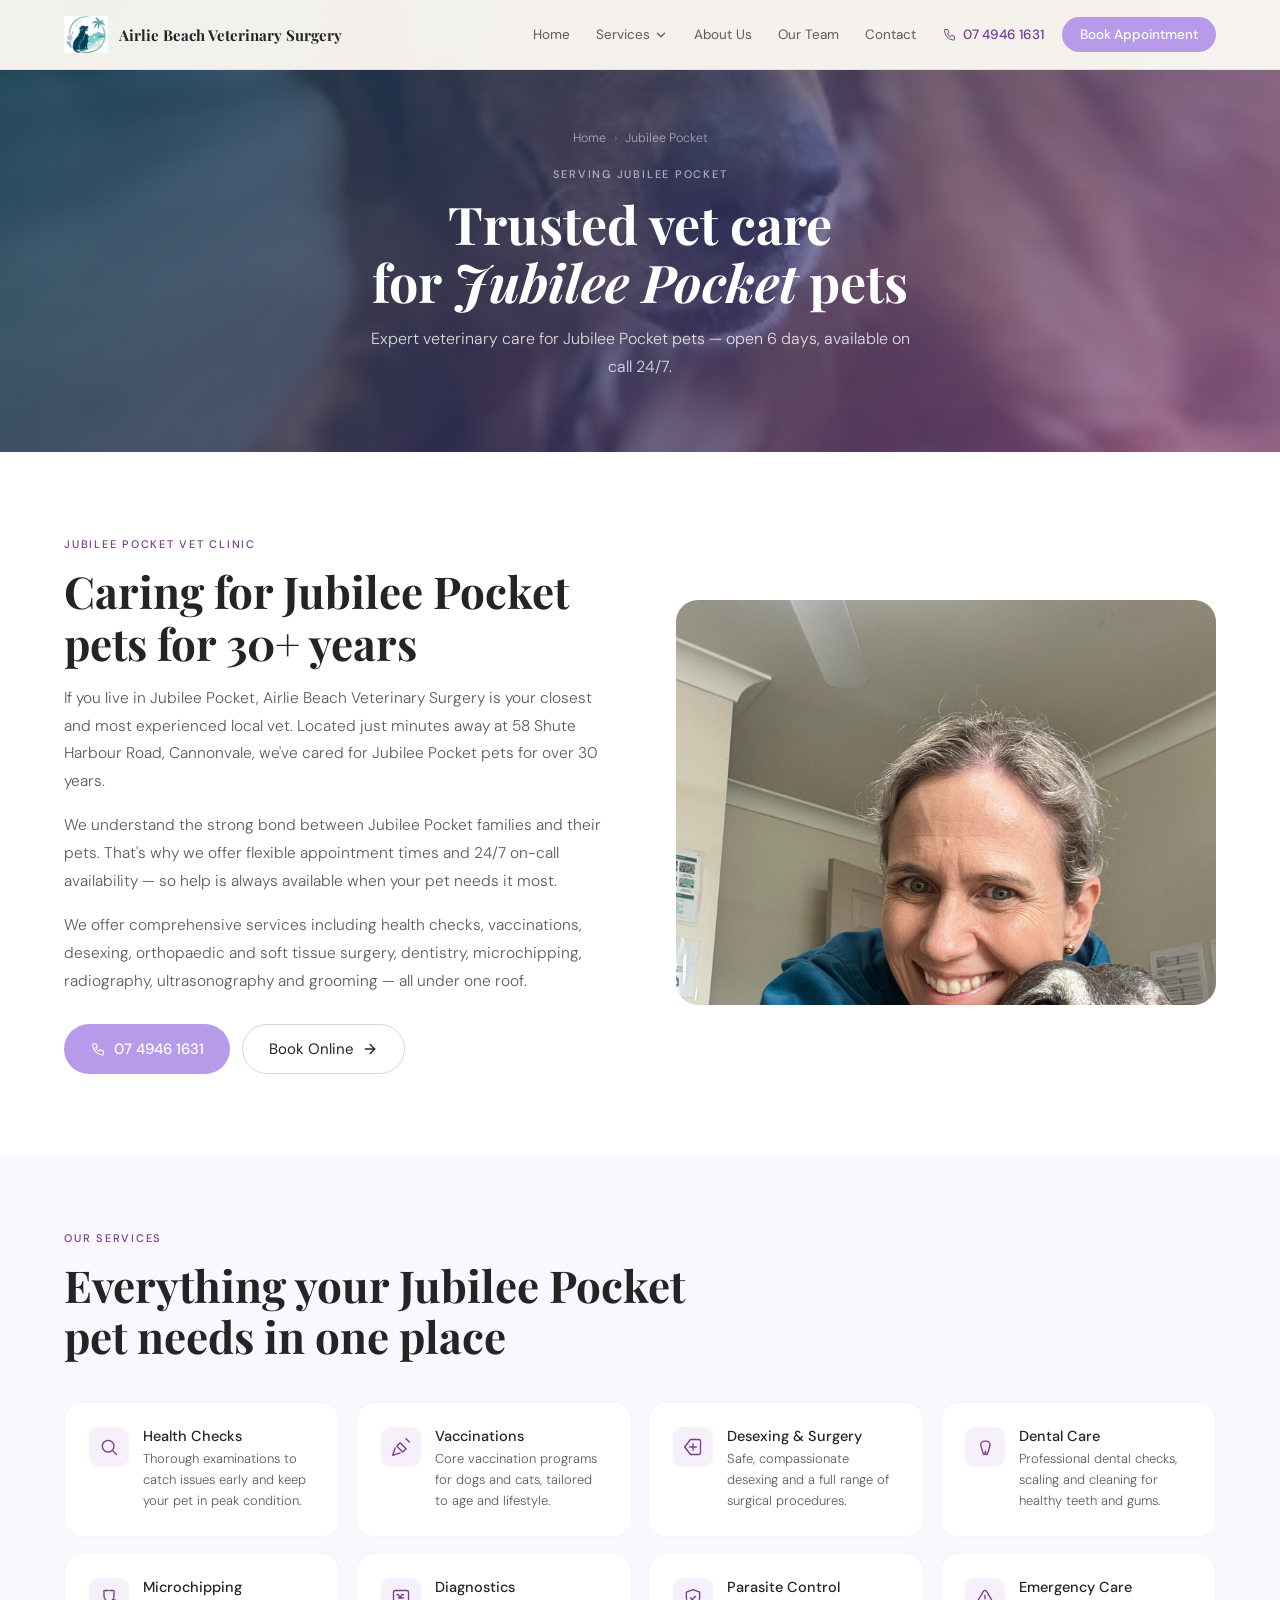
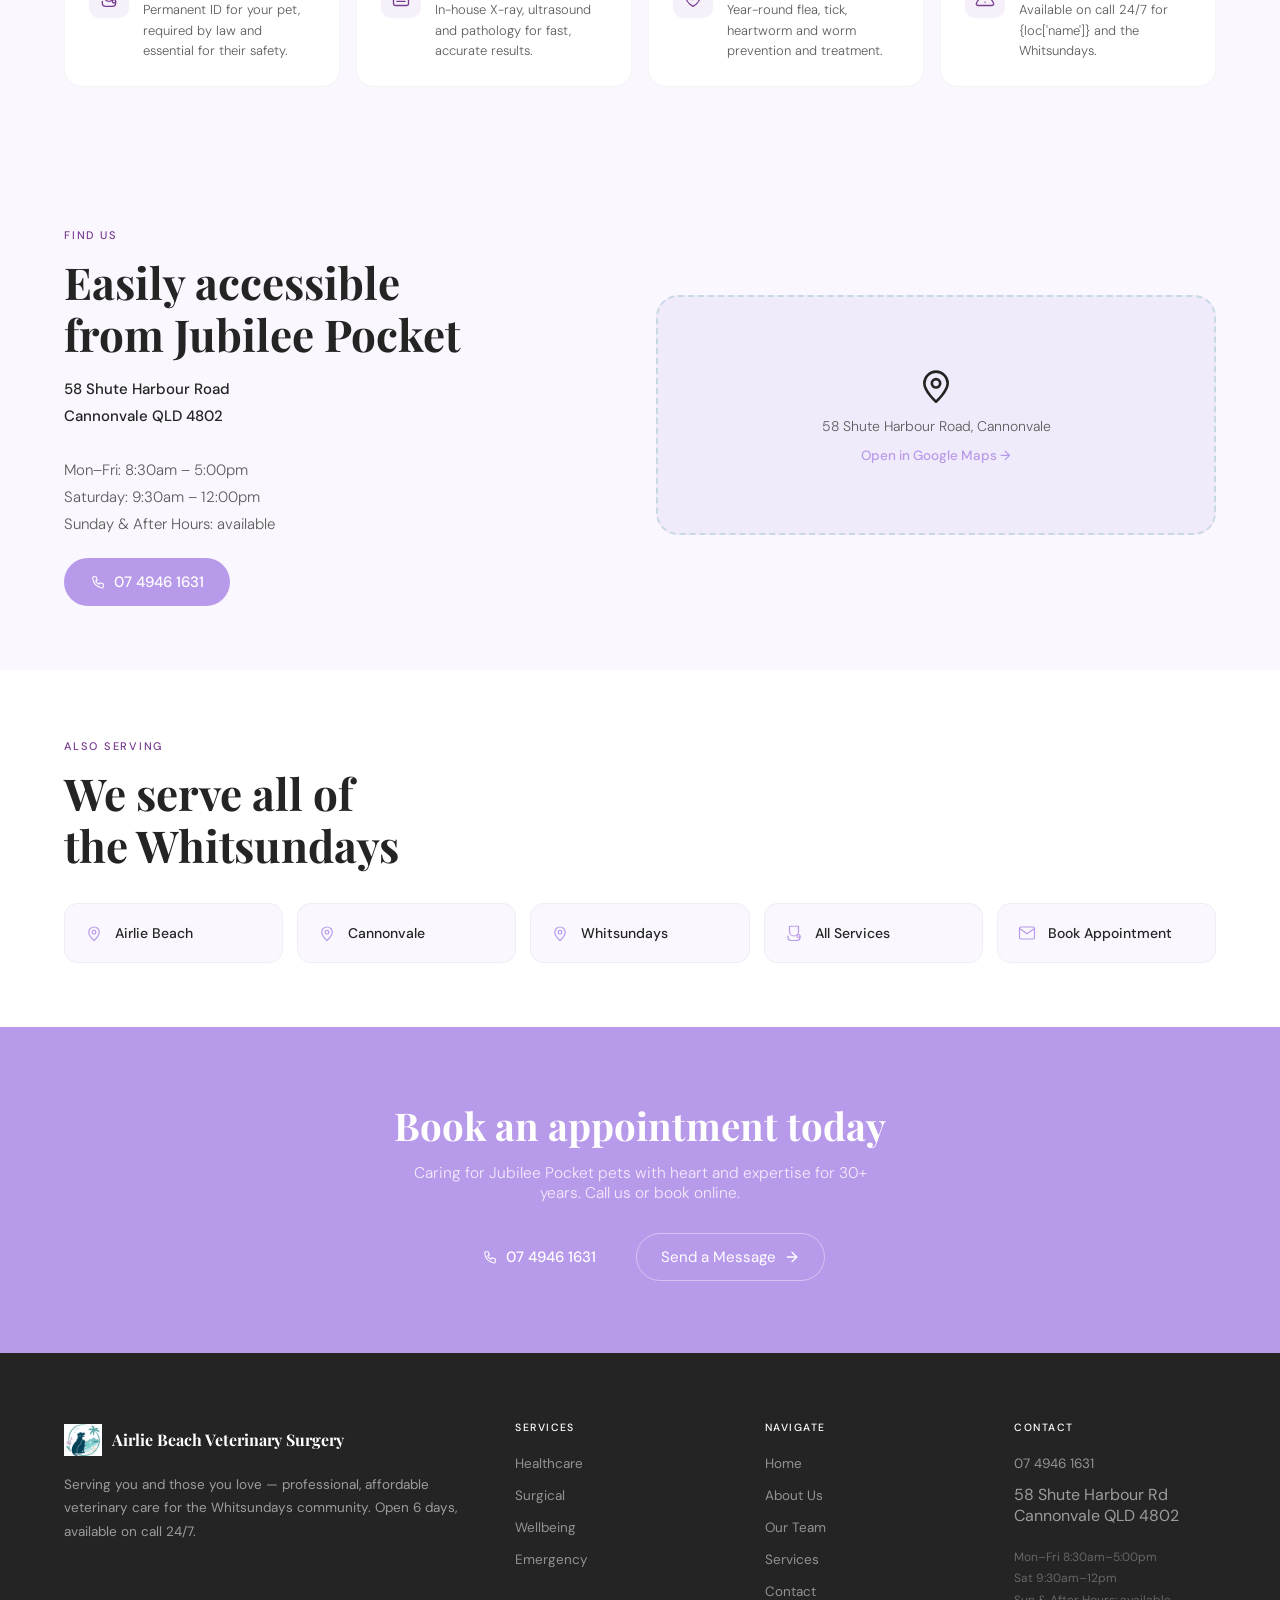
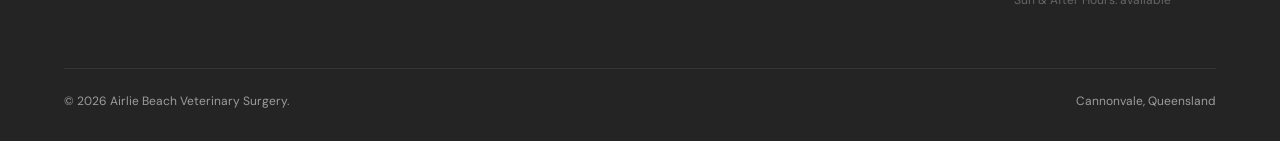
<file: jubilee-pocket/index.html>
<!DOCTYPE html>
<html lang="en">
<head>
<meta charset="UTF-8">
<meta name="viewport" content="width=device-width, initial-scale=1.0">
<title>Vet Jubilee Pocket | Airlie Beach Veterinary Surgery | Whitsundays Vet</title>
<link rel="preconnect" href="https://fonts.googleapis.com">
<link href="https://fonts.googleapis.com/css2?family=Playfair+Display:ital,wght@0,400;0,600;0,700;1,400&family=DM+Sans:opsz,wght@9..40,300;9..40,400;9..40,500&display=swap" rel="stylesheet">
<link rel="stylesheet" href="../../css/global.css">
  <meta name="description" content="Serving Jubilee Pocket pets for 30+ years. Airlie Beach Veterinary Surgery — your closest vet to Jubilee Pocket. Open 6 days, available on call 24/7. Call 07 4946 1631.">
  <meta name="keywords" content="vet Jubilee Pocket, veterinarian Jubilee Pocket QLD, dog vet near Jubilee Pocket, closest vet Jubilee Pocket">
  <meta name="robots" content="index, follow">
  <meta name="author" content="Airlie Beach Veterinary Surgery">
  <link rel="canonical" href="https://www.airliebeachveterinarysurgery.com.au/jubilee-pocket/">
  <meta property="og:type" content="website">
  <meta property="og:url" content="https://www.airliebeachveterinarysurgery.com.au/jubilee-pocket/">
  <meta property="og:title" content="Vet Jubilee Pocket | Airlie Beach Veterinary Surgery | Whitsundays Vet">
  <meta property="og:description" content="Serving Jubilee Pocket pets for 30+ years. Airlie Beach Veterinary Surgery — your closest vet to Jubilee Pocket. Open 6 days, available on call 24/7. Call 07 4946 1631.">
  <meta property="og:image" content="https://www.airliebeachveterinarysurgery.com.au/images/dog-stethoscope.webp">
  <meta property="og:site_name" content="Airlie Beach Veterinary Surgery">
  <meta property="og:locale" content="en_AU">
  <meta name="twitter:card" content="summary_large_image">
  <meta name="twitter:title" content="Vet Jubilee Pocket | Airlie Beach Veterinary Surgery | Whitsundays Vet">
  <meta name="twitter:description" content="Serving Jubilee Pocket pets for 30+ years. Airlie Beach Veterinary Surgery — your closest vet to Jubilee Pocket. Open 6 days, available on call 24/7. Call 07 4946 1631.">
  <meta name="twitter:image" content="https://www.airliebeachveterinarysurgery.com.au/images/dog-stethoscope.webp">
  <meta name="geo.region" content="AU-QLD">
  <meta name="geo.placename" content="Airlie Beach, Cannonvale, Whitsundays">
  <meta name="geo.position" content="-20.2747;148.7024">
  <meta name="ICBM" content="-20.2747, 148.7024">
  <script type="application/ld+json">
  {
  "@context": "https://schema.org",
  "@type": "VeterinaryCare",
  "name": "Airlie Beach Veterinary Surgery",
  "url": "https://www.airliebeachveterinarysurgery.com.au/jubilee-pocket/",
  "telephone": "+61749461631",
  "address": {
    "@type": "PostalAddress",
    "streetAddress": "58 Shute Harbour Road",
    "addressLocality": "Cannonvale",
    "addressRegion": "QLD",
    "postalCode": "4802",
    "addressCountry": "AU"
  },
  "areaServed": {
    "@type": "City",
    "name": "Jubilee Pocket"
  }
}
  </script>
  <script type="application/ld+json">
  {
  "@context": "https://schema.org",
  "@type": "BreadcrumbList",
  "itemListElement": [
    {
      "@type": "ListItem",
      "position": 1,
      "name": "Home",
      "item": "https://www.airliebeachveterinarysurgery.com.au/"
    },
    {
      "@type": "ListItem",
      "position": 2,
      "name": "Jubilee Pocket",
      "item": "https://www.airliebeachveterinarysurgery.com.au/jubilee-pocket/"
    }
  ]
}
  </script>
  <link rel="icon" type="image/x-icon" href="../../favicon.ico">
  <link rel="icon" type="image/png" sizes="32x32" href="../../images/favicon-32.png">
  <link rel="apple-touch-icon" sizes="180x180" href="../../images/favicon-180.png">
  <meta name="theme-color" content="#b89aea">
</head>
<body><nav class="main">
  <a href="../../" class="nbrand">
    <img src="../../images/logo-icon.png" alt="Airlie Beach Veterinary Surgery" style="width:44px;height:44px;object-fit:contain;flex-shrink:0">
    <div><span class="nbname">Airlie Beach Veterinary Surgery</span></div>
  </a>
  <div class="nright">
    <ul class="nlist">
      <li class="nitem"><a href="../../" class="nlink">Home</a></li>
      <li class="nitem ndrop">
        <button class="nlink">Services <span class="icon" style="width:14px;height:14px"><svg viewBox="0 0 24 24" fill="none" stroke="currentColor" stroke-width="2.2" stroke-linecap="round" stroke-linejoin="round"><polyline points="6 9 12 15 18 9"/></svg></span></button>
        <div class="ndmenu">
          <div class="ddsec"><div class="ddlbl">Healthcare</div>
            <a href="../../services/#healthcare" class="ddlnk"><span class="icon" style="width:15px;height:15px"><svg viewBox="0 0 24 24" fill="none" stroke="currentColor" stroke-width="1.6" stroke-linecap="round" stroke-linejoin="round"><circle cx="11" cy="11" r="7"/><line x1="21" y1="21" x2="16.65" y2="16.65"/></svg></span> Health Checks &amp; Diagnostics</a>
            <a href="../../services/#healthcare" class="ddlnk"><span class="icon" style="width:15px;height:15px"><svg viewBox="0 0 24 24" fill="none" stroke="currentColor" stroke-width="1.6" stroke-linecap="round" stroke-linejoin="round"><line x1="18" y1="2" x2="22" y2="6"/><path d="M7 11l4-4 7 7-4 4z"/><path d="M5 13L2 22l9-3"/></svg></span> Vaccinations &amp; Prevention</a>
            <a href="../../services/#healthcare" class="ddlnk"><span class="icon" style="width:15px;height:15px"><svg viewBox="0 0 24 24" fill="none" stroke="currentColor" stroke-width="1.6" stroke-linecap="round" stroke-linejoin="round"><path d="M6 3v7a6 6 0 006 6 6 6 0 006-6V3"/><path d="M11 3H7"/><path d="M17 3h-4"/><circle cx="18" cy="16" r="2"/><path d="M20 16v2a4 4 0 01-4 4H8a4 4 0 01-4-4v-2"/></svg></span> Microchipping</a>
          </div>
          <div class="ddsec"><div class="ddlbl">Surgical</div>
            <a href="../../services/#surgical" class="ddlnk"><span class="icon" style="width:15px;height:15px"><svg viewBox="0 0 24 24" fill="none" stroke="currentColor" stroke-width="1.6" stroke-linecap="round" stroke-linejoin="round"><path d="M19 3H9l-7 9 7 9h10a2 2 0 002-2V5a2 2 0 00-2-2z"/><line x1="12" y1="8" x2="12" y2="16"/><line x1="8" y1="12" x2="16" y2="12"/></svg></span> Desexing &amp; General Surgery</a>
            <a href="../../services/#surgical" class="ddlnk"><span class="icon" style="width:15px;height:15px"><svg viewBox="0 0 24 24" fill="none" stroke="currentColor" stroke-width="1.6" stroke-linecap="round" stroke-linejoin="round"><path d="M17 10c.7-.7 1-1.6 1-2.5a3.5 3.5 0 00-5-3.2A3.5 3.5 0 008 7.5c0 .9.3 1.8 1 2.5L6.5 12.5A3.5 3.5 0 007 19a3.5 3.5 0 004.5-1 3.5 3.5 0 004.5 1 3.5 3.5 0 00.5-6.5L17 10z"/></svg></span> Orthopaedic Surgery</a>
            <a href="../../services/#surgical" class="ddlnk"><span class="icon" style="width:15px;height:15px"><svg viewBox="0 0 24 24" fill="none" stroke="currentColor" stroke-width="1.6" stroke-linecap="round" stroke-linejoin="round"><path d="M10.29 3.86L1.82 18a2 2 0 001.71 3h16.94a2 2 0 001.71-3L13.71 3.86a2 2 0 00-3.42 0z"/><line x1="12" y1="9" x2="12" y2="13"/><line x1="12" y1="17" x2="12.01" y2="17"/></svg></span> Emergency Procedures</a>
          </div>
          <div class="ddsec"><div class="ddlbl">Wellbeing</div>
            <a href="../../services/#wellbeing" class="ddlnk"><span class="icon" style="width:15px;height:15px"><svg viewBox="0 0 24 24" fill="none" stroke="currentColor" stroke-width="1.6" stroke-linecap="round" stroke-linejoin="round"><path d="M18 3a3 3 0 00-3 3l-7 7-1 4 4-1 7-7a3 3 0 000-6z"/><path d="M5 18a1 1 0 100 2 1 1 0 000-2z"/><path d="M5 18c0-2.8 1.7-5 4-5"/></svg></span> Grooming &amp; Nail Clipping</a>
            <a href="../../services/#wellbeing" class="ddlnk"><span class="icon" style="width:15px;height:15px"><svg viewBox="0 0 24 24" fill="none" stroke="currentColor" stroke-width="1.6" stroke-linecap="round" stroke-linejoin="round"><path d="M21 15a2 2 0 01-2 2H7l-4 4V5a2 2 0 012-2h14a2 2 0 012 2z"/></svg></span> Behavioural &amp; Nutrition Advice</a>
            <a href="../../puppy-school/" class="ddlnk"><span class="icon" style="width:15px;height:15px"><svg viewBox="0 0 24 24" fill="none" stroke="currentColor" stroke-width="1.6" stroke-linecap="round" stroke-linejoin="round"><path d="M10 5.5A2.5 2.5 0 015 5.5V4l1.5-1h7L15 4v1.5A2.5 2.5 0 0110 8v1"/><path d="M10 9c-4.4 0-7 2.9-7 7v1h14v-1c0-4.1-2.6-7-7-7z"/><circle cx="8" cy="13" r=".7" fill="currentColor"/><circle cx="12" cy="13" r=".7" fill="currentColor"/></svg></span> Puppy School</a>
          </div>
        </div>
      </li>
      <li class="nitem"><a href="../../about/" class="nlink">About Us</a></li>
      <li class="nitem"><a href="../../team/" class="nlink">Our Team</a></li>
      <li class="nitem"><a href="../../contact/" class="nlink">Contact</a></li>
    </ul>
    <a href="tel:0749461631" class="nphone"><span class="icon" style="width:15px;height:15px"><svg viewBox="0 0 24 24" fill="none" stroke="currentColor" stroke-width="1.6" stroke-linecap="round" stroke-linejoin="round"><path d="M5 4h4l2 5-2.5 1.5a11 11 0 005 5L15 13l5 2v4a2 2 0 01-2 2A16 16 0 014 6a2 2 0 012-2"/></svg></span> 07 4946 1631</a>
    <a href="../../contact/" class="ncta">Book Appointment</a>
  </div>
  <button class="nham" onclick="openDrawer()" aria-label="Open menu"><span class="icon" style="width:24px;height:24px"><svg viewBox="0 0 24 24" fill="none" stroke="currentColor" stroke-width="2" stroke-linecap="round" stroke-linejoin="round"><line x1="3" y1="6" x2="21" y2="6"/><line x1="3" y1="12" x2="21" y2="12"/><line x1="3" y1="18" x2="21" y2="18"/></svg></span></button>
</nav>
<div class="mdrawer" id="mdrawer" onclick="if(event.target===this)closeDrawer()">
  <div class="mpanel">
    <div class="mphead">
      <a href="../../" class="nbrand">
        <img src="../../images/logo-icon.png" alt="logo" style="width:36px;height:36px;object-fit:contain">
        <span class="nbname" style="font-size:13px">Airlie Beach Veterinary Surgery</span>
      </a>
      <button class="mpclose" onclick="closeDrawer()"><span class="icon" style="width:20px;height:20px"><svg viewBox="0 0 24 24" fill="none" stroke="currentColor" stroke-width="2.5" stroke-linecap="round" stroke-linejoin="round"><line x1="18" y1="6" x2="6" y2="18"/><line x1="6" y1="6" x2="18" y2="18"/></svg></span></button>
    </div>
    <div class="mplinks">
      <a href="../../" class="mplink"><span class="icon" style="width:18px;height:18px"><svg viewBox="0 0 24 24" fill="none" stroke="currentColor" stroke-width="1.6" stroke-linecap="round" stroke-linejoin="round"><rect x="3" y="3" width="18" height="18" rx="2"/><path d="M3 9h18M9 21V9"/><rect x="12" y="13" width="4" height="5"/></svg></span> Home</a>
      <button class="mpacc" id="mpacc" onclick="this.classList.toggle('open');document.getElementById('mpsub').classList.toggle('open')">
        <span class="icon" style="width:18px;height:18px"><svg viewBox="0 0 24 24" fill="none" stroke="currentColor" stroke-width="1.6" stroke-linecap="round" stroke-linejoin="round"><path d="M19 3H9l-7 9 7 9h10a2 2 0 002-2V5a2 2 0 00-2-2z"/><line x1="12" y1="8" x2="12" y2="16"/><line x1="8" y1="12" x2="16" y2="12"/></svg></span> Services <span class="icon chev" style="width:16px;height:16px"><svg viewBox="0 0 24 24" fill="none" stroke="currentColor" stroke-width="2.2" stroke-linecap="round" stroke-linejoin="round"><polyline points="6 9 12 15 18 9"/></svg></span>
      </button>
      <div class="mpsub" id="mpsub">
        <a href="../../services/#healthcare"><span class="icon" style="width:14px;height:14px"><svg viewBox="0 0 24 24" fill="none" stroke="currentColor" stroke-width="1.6" stroke-linecap="round" stroke-linejoin="round"><circle cx="11" cy="11" r="7"/><line x1="21" y1="21" x2="16.65" y2="16.65"/></svg></span> Health Checks</a>
        <a href="../../services/#healthcare"><span class="icon" style="width:14px;height:14px"><svg viewBox="0 0 24 24" fill="none" stroke="currentColor" stroke-width="1.6" stroke-linecap="round" stroke-linejoin="round"><line x1="18" y1="2" x2="22" y2="6"/><path d="M7 11l4-4 7 7-4 4z"/><path d="M5 13L2 22l9-3"/></svg></span> Vaccinations</a>
        <a href="../../services/#surgical"><span class="icon" style="width:14px;height:14px"><svg viewBox="0 0 24 24" fill="none" stroke="currentColor" stroke-width="1.6" stroke-linecap="round" stroke-linejoin="round"><path d="M19 3H9l-7 9 7 9h10a2 2 0 002-2V5a2 2 0 00-2-2z"/><line x1="12" y1="8" x2="12" y2="16"/><line x1="8" y1="12" x2="16" y2="12"/></svg></span> Surgery</a>
        <a href="../../services/#surgical"><span class="icon" style="width:14px;height:14px"><svg viewBox="0 0 24 24" fill="none" stroke="currentColor" stroke-width="1.6" stroke-linecap="round" stroke-linejoin="round"><path d="M10.29 3.86L1.82 18a2 2 0 001.71 3h16.94a2 2 0 001.71-3L13.71 3.86a2 2 0 00-3.42 0z"/><line x1="12" y1="9" x2="12" y2="13"/><line x1="12" y1="17" x2="12.01" y2="17"/></svg></span> Emergency</a>
        <a href="../../services/#wellbeing"><span class="icon" style="width:14px;height:14px"><svg viewBox="0 0 24 24" fill="none" stroke="currentColor" stroke-width="1.6" stroke-linecap="round" stroke-linejoin="round"><path d="M18 3a3 3 0 00-3 3l-7 7-1 4 4-1 7-7a3 3 0 000-6z"/><path d="M5 18a1 1 0 100 2 1 1 0 000-2z"/><path d="M5 18c0-2.8 1.7-5 4-5"/></svg></span> Grooming</a>
        <a href="../../puppy-school/"><span class="icon" style="width:14px;height:14px"><svg viewBox="0 0 24 24" fill="none" stroke="currentColor" stroke-width="1.6" stroke-linecap="round" stroke-linejoin="round"><path d="M10 5.5A2.5 2.5 0 015 5.5V4l1.5-1h7L15 4v1.5A2.5 2.5 0 0110 8v1"/><path d="M10 9c-4.4 0-7 2.9-7 7v1h14v-1c0-4.1-2.6-7-7-7z"/></svg></span> Puppy School</a>
      </div>
      <a href="../../about/" class="mplink"><span class="icon" style="width:18px;height:18px"><svg viewBox="0 0 24 24" fill="none" stroke="currentColor" stroke-width="1.6" stroke-linecap="round" stroke-linejoin="round"><path d="M20 21v-2a4 4 0 00-4-4H8a4 4 0 00-4 4v2"/><circle cx="12" cy="7" r="4"/></svg></span> About Us</a>
      <a href="../../team/" class="mplink"><span class="icon" style="width:18px;height:18px"><svg viewBox="0 0 24 24" fill="none" stroke="currentColor" stroke-width="1.6" stroke-linecap="round" stroke-linejoin="round"><ellipse cx="6" cy="7" rx="1.8" ry="2.5"/><ellipse cx="10.5" cy="5.2" rx="1.5" ry="2.1"/><ellipse cx="15" cy="5.5" rx="1.5" ry="2.1"/><ellipse cx="18.5" cy="8" rx="1.6" ry="2.2"/><path d="M12 22c-4 0-7-2.5-7-6 0-1.5.8-3 2-4l1.5-1.5c.8-.8 2-1.3 3.5-1.3s2.7.5 3.5 1.3L17 12c1.2 1 2 2.5 2 4 0 3.5-3 6-7 6z"/></svg></span> Our Team</a>
      <a href="../../contact/" class="mplink"><span class="icon" style="width:18px;height:18px"><svg viewBox="0 0 24 24" fill="none" stroke="currentColor" stroke-width="1.6" stroke-linecap="round" stroke-linejoin="round"><path d="M21 15a2 2 0 01-2 2H7l-4 4V5a2 2 0 012-2h14a2 2 0 012 2z"/></svg></span> Contact</a>
    </div>
    <div class="mpfooter">
      <a href="tel:0749461631" class="mptel"><span class="icon" style="width:16px;height:16px"><svg viewBox="0 0 24 24" fill="none" stroke="currentColor" stroke-width="1.6" stroke-linecap="round" stroke-linejoin="round"><path d="M5 4h4l2 5-2.5 1.5a11 11 0 005 5L15 13l5 2v4a2 2 0 01-2 2A16 16 0 014 6a2 2 0 012-2"/></svg></span> 07 4946 1631</a>
      <a href="../../contact/" class="btnp">Book Appointment</a>
    </div>
  </div>
</div>
<script>
function openDrawer(){document.getElementById('mdrawer').style.display='block';requestAnimationFrame(()=>document.getElementById('mdrawer').classList.add('open'));document.body.style.overflow='hidden'}
function closeDrawer(){var d=document.getElementById('mdrawer');d.classList.remove('open');setTimeout(()=>{d.style.display='none';document.body.style.overflow=''},280)}
</script>
<div class="loc-phdr">
  <img src="../../images/dog-stethoscope.webp" alt="Jubilee Pocket vet" class="loc-phdr-img" loading="eager">
  <div class="loc-phdr-overlay"></div>
  <div class="loc-phdr-content">
    <nav class="breadcrumb"><a href="../../">Home</a><span>›</span><a href="#">Jubilee Pocket</a></nav>
    <div class="slbl">Serving Jubilee Pocket</div>
    <h1>Trusted vet care<br>for <em>Jubilee Pocket</em> pets</h1>
    <p>Expert veterinary care for Jubilee Pocket pets — open 6 days, available on call 24/7.</p>
  </div>
</div>

<section class="prose-sec">
  <div class="prose-grid">
    <div class="prose">
      <div class="slbl">Jubilee Pocket Vet Clinic</div>
      <h2 class="stitle">Caring for Jubilee Pocket<br>pets for 30+ years</h2>
      <p>If you live in Jubilee Pocket, Airlie Beach Veterinary Surgery is your closest and most experienced local vet. Located just minutes away at 58 Shute Harbour Road, Cannonvale, we've cared for Jubilee Pocket pets for over 30 years.</p>
      <p>We understand the strong bond between Jubilee Pocket families and their pets. That's why we offer flexible appointment times and 24/7 on-call availability — so help is always available when your pet needs it most.</p>
      <p>We offer comprehensive services including health checks, vaccinations, desexing, orthopaedic and soft tissue surgery, dentistry, microchipping, radiography, ultrasonography and grooming — all under one roof.</p>
      <div style="display:flex;gap:12px;flex-wrap:wrap;margin-top:28px">
        <a href="tel:0749461631" class="btnp"><span class="icon" style="width:16px;height:16px"><svg viewBox="0 0 24 24" fill="none" stroke="currentColor" stroke-width="1.6" stroke-linecap="round" stroke-linejoin="round"><path d="M5 4h4l2 5-2.5 1.5a11 11 0 005 5L15 13l5 2v4a2 2 0 01-2 2A16 16 0 014 6a2 2 0 012-2"/></svg></span> 07 4946 1631</a>
        <a href="../../contact/" class="btno">Book Online <span class="icon" style="width:16px;height:16px"><svg viewBox="0 0 24 24" fill="none" stroke="currentColor" stroke-width="2" stroke-linecap="round" stroke-linejoin="round"><line x1="5" y1="12" x2="19" y2="12"/><polyline points="12 5 19 12 12 19"/></svg></span></a>
      </div>
    </div>
    <div class="prose-img"><img src="../../images/dr-tess-dog.jpg" alt="Dr Tess with a patient" loading="lazy" style="object-position:center 15%"></div>
  </div>
</section>

<section class="loc-svc">
  <div class="slbl">Our Services</div>
  <h2 class="stitle">Everything your Jubilee Pocket<br>pet needs in one place</h2>
  <div class="loc-grid">
    <div class="loc-card"><div class="lc-ico"><span class="icon" style="width:20px;height:20px"><svg viewBox="0 0 24 24" fill="none" stroke="currentColor" stroke-width="1.6" stroke-linecap="round" stroke-linejoin="round"><circle cx="11" cy="11" r="7"/><line x1="21" y1="21" x2="16.65" y2="16.65"/></svg></span></div><div><h3>Health Checks</h3><p>Thorough examinations to catch issues early and keep your pet in peak condition.</p></div></div>
    <div class="loc-card"><div class="lc-ico"><span class="icon" style="width:20px;height:20px"><svg viewBox="0 0 24 24" fill="none" stroke="currentColor" stroke-width="1.6" stroke-linecap="round" stroke-linejoin="round"><line x1="18" y1="2" x2="22" y2="6"/><path d="M7 11l4-4 7 7-4 4z"/><path d="M5 13L2 22l9-3"/></svg></span></div><div><h3>Vaccinations</h3><p>Core vaccination programs for dogs and cats, tailored to age and lifestyle.</p></div></div>
    <div class="loc-card"><div class="lc-ico"><span class="icon" style="width:20px;height:20px"><svg viewBox="0 0 24 24" fill="none" stroke="currentColor" stroke-width="1.6" stroke-linecap="round" stroke-linejoin="round"><path d="M19 3H9l-7 9 7 9h10a2 2 0 002-2V5a2 2 0 00-2-2z"/><line x1="12" y1="8" x2="12" y2="16"/><line x1="8" y1="12" x2="16" y2="12"/></svg></span></div><div><h3>Desexing & Surgery</h3><p>Safe, compassionate desexing and a full range of surgical procedures.</p></div></div>
    <div class="loc-card"><div class="lc-ico"><span class="icon" style="width:20px;height:20px"><svg viewBox="0 0 24 24" fill="none" stroke="currentColor" stroke-width="1.6" stroke-linecap="round" stroke-linejoin="round"><path d="M12 5c-2.5 0-5 1.5-5 4 0 1.5.5 3 1 4.5.5 1.8 1 4.5 2 6.5.3.7.7 1 1 1s.7-.3 1-1l.5-3 .5 3c.3.7.7 1 1 1s.7-.3 1-1c1-2 1.5-4.7 2-6.5.5-1.5 1-3 1-4.5 0-2.5-2.5-4-5-4z"/></svg></span></div><div><h3>Dental Care</h3><p>Professional dental checks, scaling and cleaning for healthy teeth and gums.</p></div></div>
    <div class="loc-card"><div class="lc-ico"><span class="icon" style="width:20px;height:20px"><svg viewBox="0 0 24 24" fill="none" stroke="currentColor" stroke-width="1.6" stroke-linecap="round" stroke-linejoin="round"><path d="M6 3v7a6 6 0 006 6 6 6 0 006-6V3"/><path d="M11 3H7"/><path d="M17 3h-4"/><circle cx="18" cy="16" r="2"/><path d="M20 16v2a4 4 0 01-4 4H8a4 4 0 01-4-4v-2"/></svg></span></div><div><h3>Microchipping</h3><p>Permanent ID for your pet, required by law and essential for their safety.</p></div></div>
    <div class="loc-card"><div class="lc-ico"><span class="icon" style="width:20px;height:20px"><svg viewBox="0 0 24 24" fill="none" stroke="currentColor" stroke-width="1.6" stroke-linecap="round" stroke-linejoin="round"><rect x="3" y="3" width="18" height="18" rx="2"/><path d="M7 8h2l2 4 2-4h2M7 16h10M9 12h6"/></svg></span></div><div><h3>Diagnostics</h3><p>In-house X-ray, ultrasound and pathology for fast, accurate results.</p></div></div>
    <div class="loc-card"><div class="lc-ico"><span class="icon" style="width:20px;height:20px"><svg viewBox="0 0 24 24" fill="none" stroke="currentColor" stroke-width="1.6" stroke-linecap="round" stroke-linejoin="round"><path d="M12 22s8-4 8-10V5l-8-3-8 3v7c0 6 8 10 8 10z"/><polyline points="9 12 11 14 15 10"/></svg></span></div><div><h3>Parasite Control</h3><p>Year-round flea, tick, heartworm and worm prevention and treatment.</p></div></div>
    <div class="loc-card"><div class="lc-ico"><span class="icon" style="width:20px;height:20px"><svg viewBox="0 0 24 24" fill="none" stroke="currentColor" stroke-width="1.6" stroke-linecap="round" stroke-linejoin="round"><path d="M10.29 3.86L1.82 18a2 2 0 001.71 3h16.94a2 2 0 001.71-3L13.71 3.86a2 2 0 00-3.42 0z"/><line x1="12" y1="9" x2="12" y2="13"/><line x1="12" y1="17" x2="12.01" y2="17"/></svg></span></div><div><h3>Emergency Care</h3><p>Available on call 24/7 for {loc['name']} and the Whitsundays.</p></div></div>
  </div>
</section>

<div style="padding:64px 5%;background:var(--crm)">
  <div style="display:grid;grid-template-columns:1fr 1fr;gap:32px;align-items:center">
    <div>
      <div class="slbl">Find Us</div>
      <h2 class="stitle" style="margin-bottom:16px">Easily accessible<br>from Jubilee Pocket</h2>
      <p style="font-size:15px;font-weight:300;color:var(--mid);line-height:1.8;margin-bottom:20px"><strong style="color:var(--ch);font-weight:500">58 Shute Harbour Road<br>Cannonvale QLD 4802</strong><br><br>Mon–Fri: 8:30am – 5:00pm<br>Saturday: 9:30am – 12:00pm<br>Sunday &amp; After Hours: available</p>
      <a href="tel:0749461631" class="btnp"><span class="icon" style="width:16px;height:16px"><svg viewBox="0 0 24 24" fill="none" stroke="currentColor" stroke-width="1.6" stroke-linecap="round" stroke-linejoin="round"><path d="M5 4h4l2 5-2.5 1.5a11 11 0 005 5L15 13l5 2v4a2 2 0 01-2 2A16 16 0 014 6a2 2 0 012-2"/></svg></span> 07 4946 1631</a>
    </div>
    <div style="background:var(--sagp);border-radius:22px;height:240px;display:flex;flex-direction:column;align-items:center;justify-content:center;gap:12px;border:2px dashed rgba(42,138,138,.2)">
      <span class="icon" style="width:40px;height:40px"><svg viewBox="0 0 24 24" fill="none" stroke="currentColor" stroke-width="1.6" stroke-linecap="round" stroke-linejoin="round"><path d="M12 22s-7-6.2-7-11a7 7 0 1114 0c0 4.8-7 11-7 11z"/><circle cx="12" cy="11" r="2.5"/></svg></span>
      <p style="font-size:14px;font-weight:300;color:var(--mid)">58 Shute Harbour Road, Cannonvale</p>
      <a href="https://maps.google.com/?q=58+Shute+Harbour+Road+Cannonvale+QLD" target="_blank" style="font-size:13.5px;font-weight:500;color:var(--sage);text-decoration:none">Open in Google Maps →</a>
    </div>
  </div>
</div>

<section class="nearby-sec">
  <div class="slbl">Also Serving</div>
  <h2 class="stitle">We serve all of<br>the Whitsundays</h2>
  <div class="nearby-grid">
    <a href="../../airlie-beach/" class="nearby-card"><span class="icon" style="width:18px;height:18px"><svg viewBox="0 0 24 24" fill="none" stroke="currentColor" stroke-width="1.6" stroke-linecap="round" stroke-linejoin="round"><path d="M12 22s-7-6.2-7-11a7 7 0 1114 0c0 4.8-7 11-7 11z"/><circle cx="12" cy="11" r="2.5"/></svg></span><span>Airlie Beach</span></a><a href="../../cannonvale/" class="nearby-card"><span class="icon" style="width:18px;height:18px"><svg viewBox="0 0 24 24" fill="none" stroke="currentColor" stroke-width="1.6" stroke-linecap="round" stroke-linejoin="round"><path d="M12 22s-7-6.2-7-11a7 7 0 1114 0c0 4.8-7 11-7 11z"/><circle cx="12" cy="11" r="2.5"/></svg></span><span>Cannonvale</span></a><a href="../../whitsundays/" class="nearby-card"><span class="icon" style="width:18px;height:18px"><svg viewBox="0 0 24 24" fill="none" stroke="currentColor" stroke-width="1.6" stroke-linecap="round" stroke-linejoin="round"><path d="M12 22s-7-6.2-7-11a7 7 0 1114 0c0 4.8-7 11-7 11z"/><circle cx="12" cy="11" r="2.5"/></svg></span><span>Whitsundays</span></a>
    <a href="../../services/" class="nearby-card"><span class="icon" style="width:18px;height:18px"><svg viewBox="0 0 24 24" fill="none" stroke="currentColor" stroke-width="1.6" stroke-linecap="round" stroke-linejoin="round"><path d="M6 3v7a6 6 0 006 6 6 6 0 006-6V3"/><path d="M11 3H7"/><path d="M17 3h-4"/><circle cx="18" cy="16" r="2"/><path d="M20 16v2a4 4 0 01-4 4H8a4 4 0 01-4-4v-2"/></svg></span><span>All Services</span></a>
    <a href="../../contact/" class="nearby-card"><span class="icon" style="width:18px;height:18px"><svg viewBox="0 0 24 24" fill="none" stroke="currentColor" stroke-width="1.6" stroke-linecap="round" stroke-linejoin="round"><path d="M4 4h16c1.1 0 2 .9 2 2v12c0 1.1-.9 2-2 2H4c-1.1 0-2-.9-2-2V6c0-1.1.9-2 2-2z"/><polyline points="22,6 12,13 2,6"/></svg></span><span>Book Appointment</span></a>
  </div>
</section>

<div class="cta-sage">
  <h2>Book an appointment today</h2>
  <p>Caring for Jubilee Pocket pets with heart and expertise for 30+ years. Call us or book online.</p>
  <div class="cta-btns">
    <a href="tel:0749461631" class="btnp"><span class="icon" style="width:16px;height:16px"><svg viewBox="0 0 24 24" fill="none" stroke="currentColor" stroke-width="1.6" stroke-linecap="round" stroke-linejoin="round"><path d="M5 4h4l2 5-2.5 1.5a11 11 0 005 5L15 13l5 2v4a2 2 0 01-2 2A16 16 0 014 6a2 2 0 012-2"/></svg></span> 07 4946 1631</a>
    <a href="../../contact/" class="btn-ghost">Send a Message <span class="icon" style="width:16px;height:16px"><svg viewBox="0 0 24 24" fill="none" stroke="currentColor" stroke-width="2" stroke-linecap="round" stroke-linejoin="round"><line x1="5" y1="12" x2="19" y2="12"/><polyline points="12 5 19 12 12 19"/></svg></span></a>
  </div>
</div><footer>
  <div class="fgrid">
    <div>
      <div class="flogo">
        <img src="../../images/logo-icon.png" alt="Airlie Beach Veterinary Surgery" style="width:38px;height:38px;object-fit:contain">
        <span class="fbrand">Airlie Beach Veterinary Surgery</span>
      </div>
      <p class="fdesc">Serving you and those you love — professional, affordable veterinary care for the Whitsundays community. Open 6 days, available on call 24/7.</p>
    </div>
    <div><div class="fhd">Services</div><ul class="flinks"><li><a href="../../services/#healthcare">Healthcare</a></li><li><a href="../../services/#surgical">Surgical</a></li><li><a href="../../services/#wellbeing">Wellbeing</a></li><li><a href="../../services/#surgical">Emergency</a></li></ul></div>
    <div><div class="fhd">Navigate</div><ul class="flinks"><li><a href="../../">Home</a></li><li><a href="../../about/">About Us</a></li><li><a href="../../team/">Our Team</a></li><li><a href="../../services/">Services</a></li><li><a href="../../contact/">Contact</a></li></ul></div>
    <div><div class="fhd">Contact</div><ul class="flinks"><li><a href="tel:0749461631">07 4946 1631</a></li><li>58 Shute Harbour Rd<br>Cannonvale QLD 4802</li><li style="margin-top:10px;color:rgba(255,255,255,.3);font-size:12px;line-height:1.8">Mon–Fri 8:30am–5:00pm<br>Sat 9:30am–12pm<br>Sun &amp; After Hours: available</li></ul></div>
  </div>
  <div class="fbot"><span>&copy; 2026 Airlie Beach Veterinary Surgery.</span><span>Cannonvale, Queensland</span></div>
</footer></body></html>
</file>
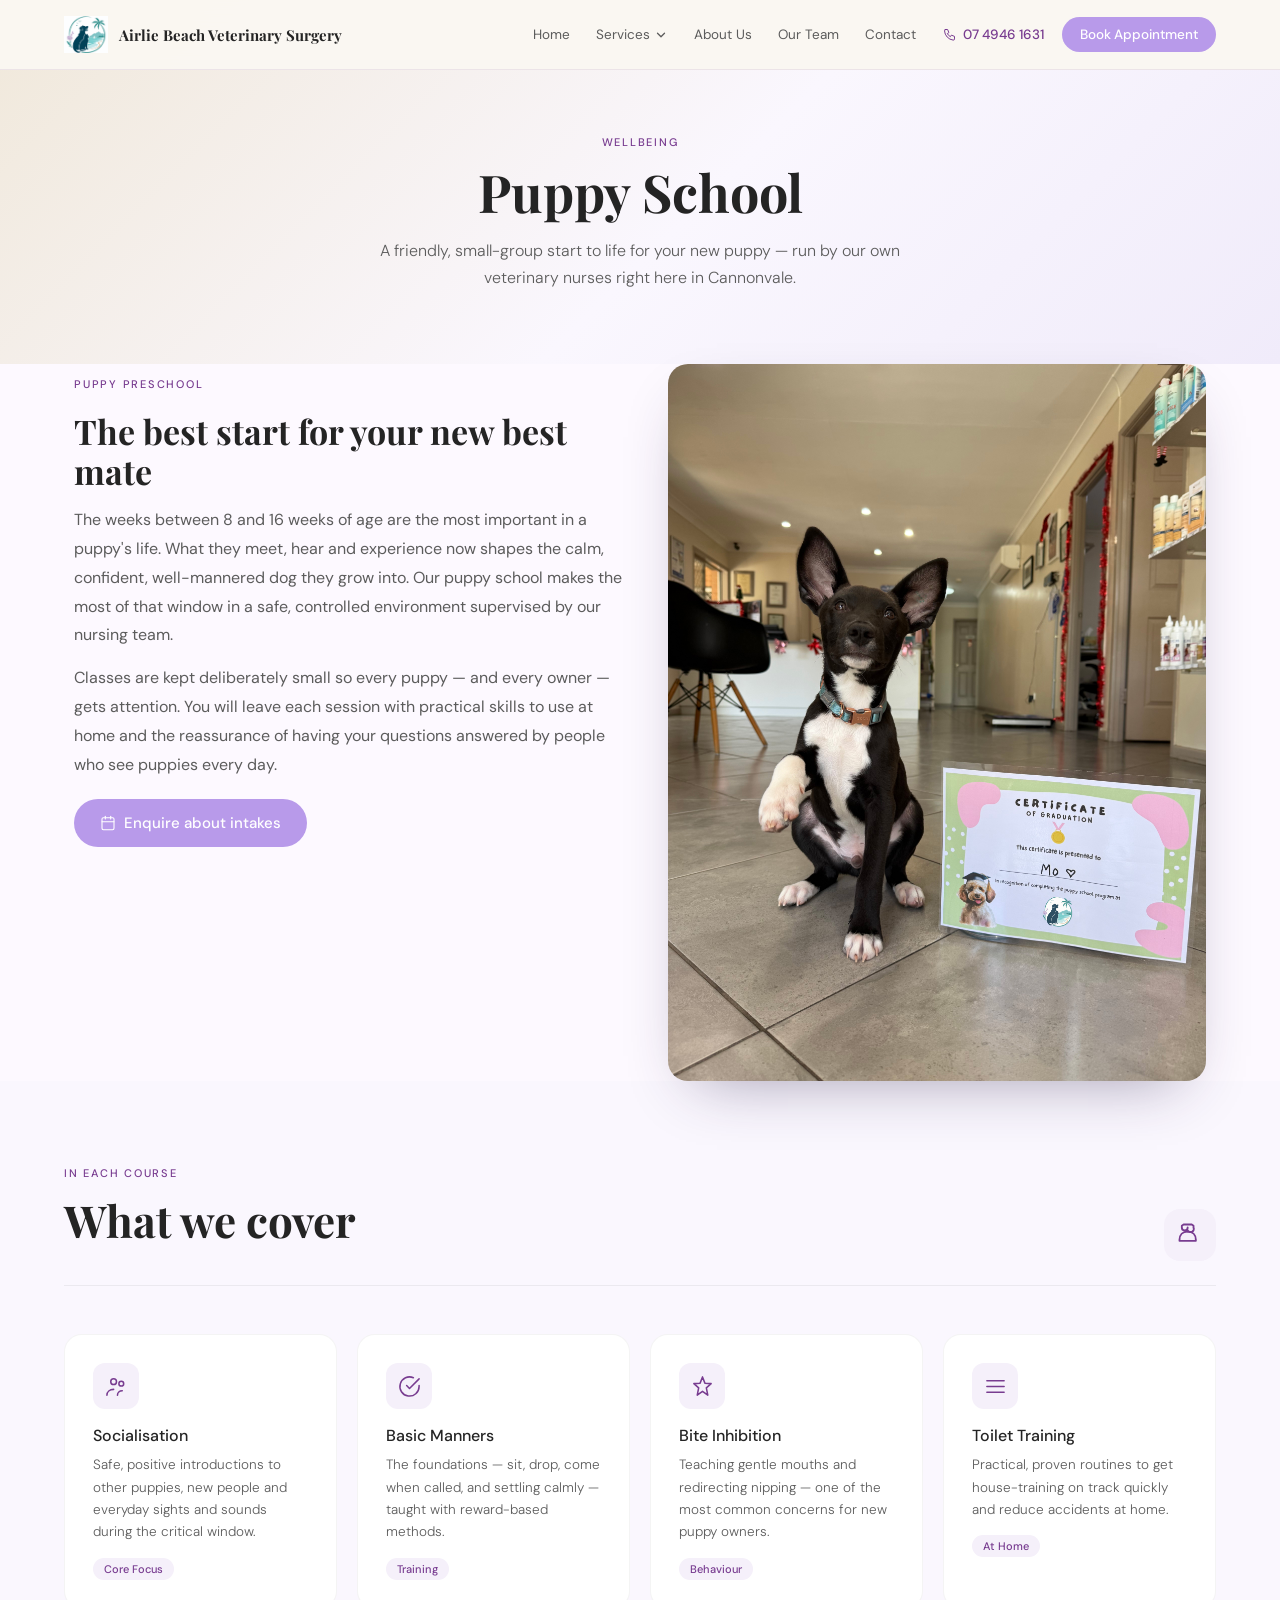
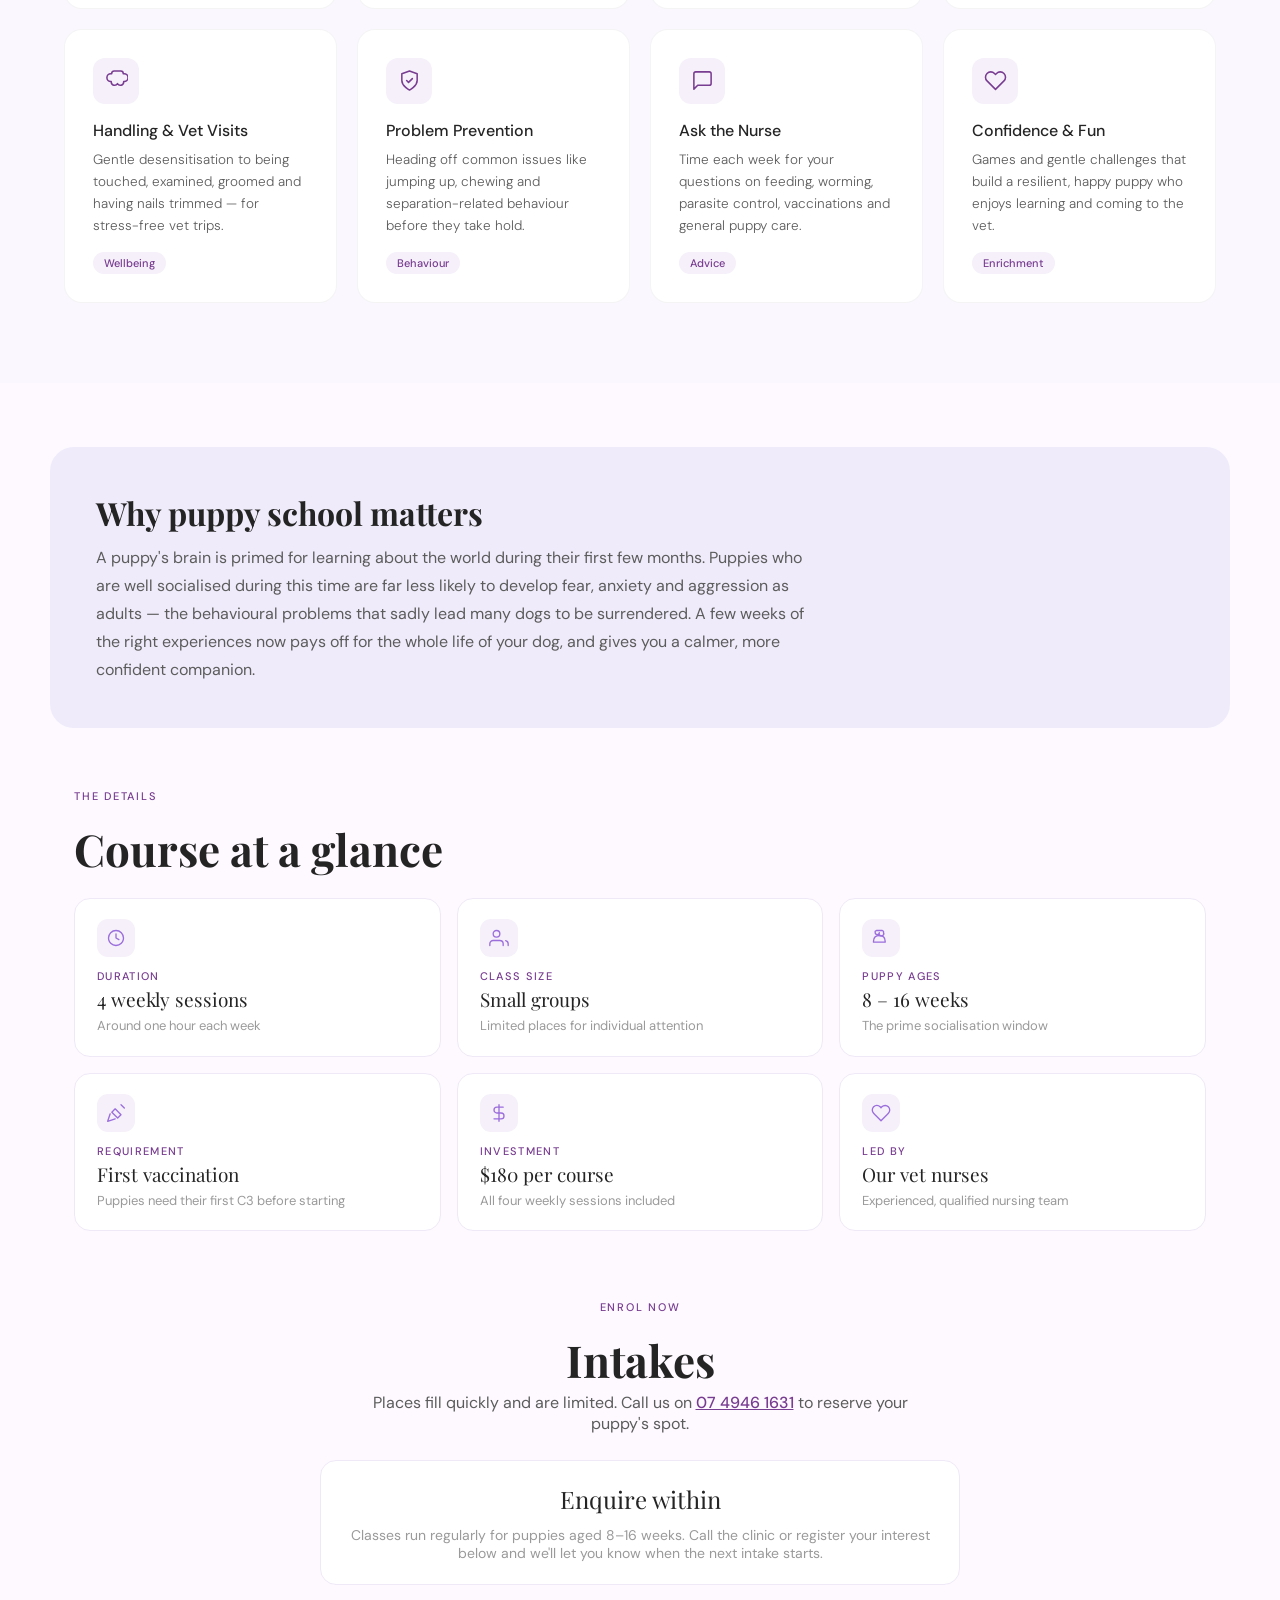
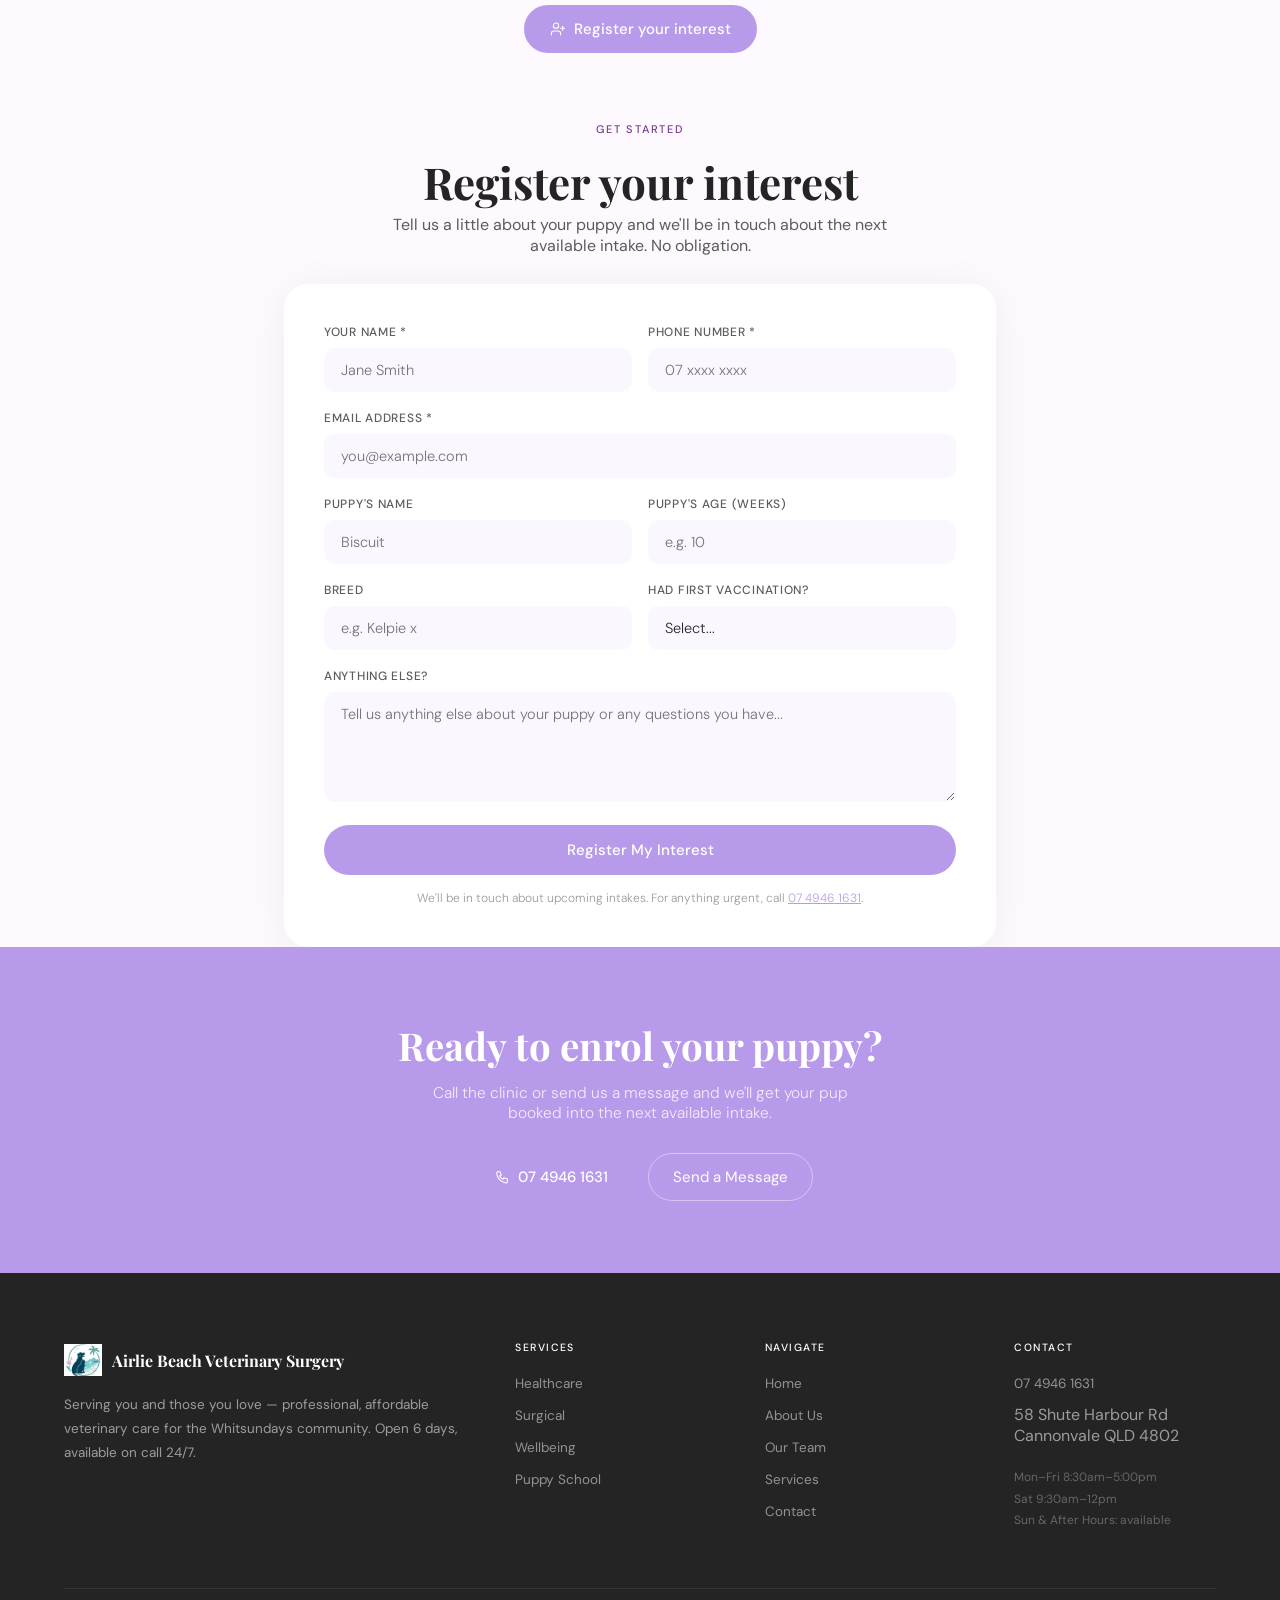
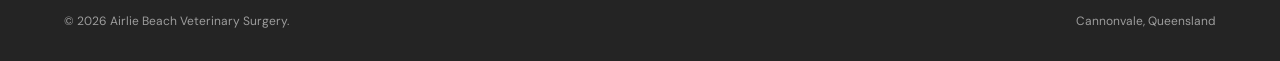
<file: puppy-school/index.html>
<!DOCTYPE html>
<html lang="en">
<head>
<meta charset="UTF-8">
<meta name="viewport" content="width=device-width, initial-scale=1.0">
<title>Puppy School Airlie Beach & Cannonvale | Puppy Preschool | Whitsundays Vet</title>
<link rel="preconnect" href="https://fonts.googleapis.com">
<link href="https://fonts.googleapis.com/css2?family=Playfair+Display:ital,wght@0,400;0,600;0,700;1,400&family=DM+Sans:opsz,wght@9..40,300;9..40,400;9..40,500&display=swap" rel="stylesheet">
<link rel="stylesheet" href="../css/global.css">
  <meta name="description" content="Puppy school in Cannonvale & Airlie Beach — small classes run by our vet nurses. Socialisation, basic manners, toilet training & confidence for puppies 8–16 weeks. Enquire within for intake dates.">
  <meta name="keywords" content="puppy school Airlie Beach, puppy preschool Cannonvale, puppy training Whitsundays, puppy socialisation Airlie Beach, puppy classes Cannonvale">
  <meta name="robots" content="index, follow">
  <meta name="author" content="Airlie Beach Veterinary Surgery">
  <link rel="canonical" href="https://www.airliebeachveterinarysurgery.com.au/puppy-school/">
  <meta property="og:type" content="website">
  <meta property="og:url" content="https://www.airliebeachveterinarysurgery.com.au/puppy-school/">
  <meta property="og:title" content="Puppy School Airlie Beach & Cannonvale">
  <meta property="og:description" content="Small, vet-nurse-led puppy classes covering socialisation, basic manners and confidence for puppies 8–16 weeks. Enquire within for intake dates.">
  <meta property="og:image" content="https://www.airliebeachveterinarysurgery.com.au/images/team-puppies.webp">
  <meta property="og:site_name" content="Airlie Beach Veterinary Surgery">
  <meta property="og:locale" content="en_AU">
  <meta name="twitter:card" content="summary_large_image">
  <meta name="twitter:title" content="Puppy School Airlie Beach & Cannonvale">
  <meta name="twitter:description" content="Small, vet-nurse-led puppy classes covering socialisation, basic manners and confidence for puppies 8–16 weeks.">
  <meta name="twitter:image" content="https://www.airliebeachveterinarysurgery.com.au/images/team-puppies.webp">
  <meta name="geo.region" content="AU-QLD">
  <meta name="geo.placename" content="Airlie Beach, Cannonvale, Whitsundays">
  <meta name="geo.position" content="-20.2747;148.7024">
  <meta name="ICBM" content="-20.2747, 148.7024">
  <script type="application/ld+json">
  {
  "@context": "https://schema.org",
  "@type": "Course",
  "name": "Puppy School",
  "description": "A four-week puppy preschool run by qualified veterinary nurses, covering socialisation, basic manners, toilet training, handling and confidence building for puppies aged 8 to 16 weeks.",
  "provider": {
    "@type": "VeterinaryCare",
    "name": "Airlie Beach Veterinary Surgery",
    "url": "https://www.airliebeachveterinarysurgery.com.au/"
  }
}
  </script>
  <script type="application/ld+json">
  {
  "@context": "https://schema.org",
  "@type": "BreadcrumbList",
  "itemListElement": [
    { "@type": "ListItem", "position": 1, "name": "Home", "item": "https://www.airliebeachveterinarysurgery.com.au/" },
    { "@type": "ListItem", "position": 2, "name": "Puppy School", "item": "https://www.airliebeachveterinarysurgery.com.au/puppy-school/" }
  ]
}
  </script>
  <link rel="icon" type="image/x-icon" href="../favicon.ico">
  <link rel="icon" type="image/png" sizes="32x32" href="../images/favicon-32.png">
  <link rel="apple-touch-icon" sizes="180x180" href="../images/favicon-180.png">
  <meta name="theme-color" content="#b89aea">
  <style>
    /* ---- Puppy School page-scoped components (reuse global tokens) ---- */
    .pp-hero { display:grid; grid-template-columns:1.05fr .95fr; gap:0; align-items:stretch; max-width:1180px; margin:0 auto; padding:0 24px; }
    .pp-hero-txt { padding:8px 40px 8px 0; }
    .pp-hero-img { border-radius:20px; overflow:hidden; min-height:340px; box-shadow:0 24px 60px -28px rgba(44,31,74,.45); }
    .pp-hero-img img { width:100%; height:100%; object-fit:cover; display:block; }
    @media(max-width:820px){ .pp-hero{ grid-template-columns:1fr; gap:26px; } .pp-hero-txt{ padding:0; } .pp-hero-img{ min-height:240px; } }

    .pp-why { background:var(--sagp); border-radius:24px; max-width:1180px; margin:64px auto 0; padding:44px 46px; }
    .pp-why h2 { font-family:'Playfair Display',serif; font-size:clamp(24px,3vw,32px); color:var(--ch); margin:0 0 10px; }
    .pp-why p { color:var(--mid); max-width:720px; line-height:1.75; margin:0; }

    .pp-facts { display:grid; grid-template-columns:repeat(3,1fr); gap:16px; max-width:1180px; margin:24px auto 0; padding:0 24px; }
    @media(max-width:760px){ .pp-facts{ grid-template-columns:repeat(2,1fr); } }
    @media(max-width:480px){ .pp-facts{ grid-template-columns:1fr; } }
    .pp-fact { background:#fff; border:1px solid #efe9f7; border-radius:16px; padding:20px 22px; }
    .pp-fact .ico { width:38px; height:38px; border-radius:11px; background:var(--lilacp); color:var(--sagl); display:flex; align-items:center; justify-content:center; margin-bottom:12px; }
    .pp-fact .lbl { font-size:11px; letter-spacing:.12em; text-transform:uppercase; color:var(--lilacd); font-weight:500; }
    .pp-fact .val { font-family:'Playfair Display',serif; font-size:19px; color:var(--ch); margin-top:3px; }
    .pp-fact .sub { font-size:13px; color:var(--lt); margin-top:4px; line-height:1.5; }

    .pp-intakes { max-width:1180px; margin:0 auto; padding:0 24px; }
    .pp-igrid { display:grid; grid-template-columns:repeat(2,1fr); gap:16px; margin-top:26px; }
    @media(max-width:720px){ .pp-igrid{ grid-template-columns:1fr; } }
    .pp-icard { display:flex; align-items:center; justify-content:space-between; gap:18px; background:#fff; border:1px solid #efe9f7; border-radius:16px; padding:22px 24px; transition:box-shadow .18s, transform .18s; }
    .pp-icard:hover { box-shadow:0 18px 40px -26px rgba(44,31,74,.4); transform:translateY(-2px); }
    .pp-idate { display:flex; align-items:center; gap:16px; }
    .pp-ical { flex-shrink:0; width:56px; text-align:center; background:var(--sagp); border-radius:12px; padding:8px 0; }
    .pp-ical .m { font-size:11px; letter-spacing:.1em; text-transform:uppercase; color:var(--lilacd); font-weight:600; }
    .pp-ical .d { font-family:'Playfair Display',serif; font-size:24px; color:var(--ch); line-height:1; }
    .pp-iwhen { font-family:'Playfair Display',serif; font-size:18px; color:var(--ch); }
    .pp-imeta { font-size:13px; color:var(--lt); margin-top:3px; }
    .pp-status { flex-shrink:0; font-size:12px; font-weight:600; padding:6px 13px; border-radius:100px; white-space:nowrap; }
    .pp-open { background:#e9f7ef; color:#2f9a63; }
    .pp-soon { background:var(--lilacp); color:var(--lilacd); }
    .pp-inote { text-align:center; color:var(--lt); font-size:13.5px; margin-top:22px; }
  </style>
</head>
<body><nav class="main">
  <a href="../" class="nbrand">
    <img src="../images/logo-icon.png" alt="Airlie Beach Veterinary Surgery" style="width:44px;height:44px;object-fit:contain;flex-shrink:0">
    <div><span class="nbname">Airlie Beach Veterinary Surgery</span></div>
  </a>
  <div class="nright">
    <ul class="nlist">
      <li class="nitem"><a href="../" class="nlink">Home</a></li>
      <li class="nitem ndrop">
        <button class="nlink">Services <span class="icon" style="width:14px;height:14px"><svg viewBox="0 0 24 24" fill="none" stroke="currentColor" stroke-width="2.2" stroke-linecap="round" stroke-linejoin="round"><polyline points="6 9 12 15 18 9"/></svg></span></button>
        <div class="ndmenu">
          <div class="ddsec"><div class="ddlbl">Healthcare</div>
            <a href="../services/#healthcare" class="ddlnk"><span class="icon" style="width:15px;height:15px"><svg viewBox="0 0 24 24" fill="none" stroke="currentColor" stroke-width="1.6" stroke-linecap="round" stroke-linejoin="round"><circle cx="11" cy="11" r="7"/><line x1="21" y1="21" x2="16.65" y2="16.65"/></svg></span> Health Checks &amp; Diagnostics</a>
            <a href="../services/#healthcare" class="ddlnk"><span class="icon" style="width:15px;height:15px"><svg viewBox="0 0 24 24" fill="none" stroke="currentColor" stroke-width="1.6" stroke-linecap="round" stroke-linejoin="round"><line x1="18" y1="2" x2="22" y2="6"/><path d="M7 11l4-4 7 7-4 4z"/><path d="M5 13L2 22l9-3"/></svg></span> Vaccinations &amp; Prevention</a>
            <a href="../services/#healthcare" class="ddlnk"><span class="icon" style="width:15px;height:15px"><svg viewBox="0 0 24 24" fill="none" stroke="currentColor" stroke-width="1.6" stroke-linecap="round" stroke-linejoin="round"><path d="M6 3v7a6 6 0 006 6 6 6 0 006-6V3"/><path d="M11 3H7"/><path d="M17 3h-4"/><circle cx="18" cy="16" r="2"/><path d="M20 16v2a4 4 0 01-4 4H8a4 4 0 01-4-4v-2"/></svg></span> Microchipping</a>
          </div>
          <div class="ddsec"><div class="ddlbl">Surgical</div>
            <a href="../services/#surgical" class="ddlnk"><span class="icon" style="width:15px;height:15px"><svg viewBox="0 0 24 24" fill="none" stroke="currentColor" stroke-width="1.6" stroke-linecap="round" stroke-linejoin="round"><path d="M19 3H9l-7 9 7 9h10a2 2 0 002-2V5a2 2 0 00-2-2z"/><line x1="12" y1="8" x2="12" y2="16"/><line x1="8" y1="12" x2="16" y2="12"/></svg></span> Desexing &amp; General Surgery</a>
            <a href="../services/#surgical" class="ddlnk"><span class="icon" style="width:15px;height:15px"><svg viewBox="0 0 24 24" fill="none" stroke="currentColor" stroke-width="1.6" stroke-linecap="round" stroke-linejoin="round"><path d="M17 10c.7-.7 1-1.6 1-2.5a3.5 3.5 0 00-5-3.2A3.5 3.5 0 008 7.5c0 .9.3 1.8 1 2.5L6.5 12.5A3.5 3.5 0 007 19a3.5 3.5 0 004.5-1 3.5 3.5 0 004.5 1 3.5 3.5 0 00.5-6.5L17 10z"/></svg></span> Orthopaedic Surgery</a>
            <a href="../services/#surgical" class="ddlnk"><span class="icon" style="width:15px;height:15px"><svg viewBox="0 0 24 24" fill="none" stroke="currentColor" stroke-width="1.6" stroke-linecap="round" stroke-linejoin="round"><path d="M10.29 3.86L1.82 18a2 2 0 001.71 3h16.94a2 2 0 001.71-3L13.71 3.86a2 2 0 00-3.42 0z"/><line x1="12" y1="9" x2="12" y2="13"/><line x1="12" y1="17" x2="12.01" y2="17"/></svg></span> Emergency Procedures</a>
          </div>
          <div class="ddsec"><div class="ddlbl">Wellbeing</div>
            <a href="../services/#wellbeing" class="ddlnk"><span class="icon" style="width:15px;height:15px"><svg viewBox="0 0 24 24" fill="none" stroke="currentColor" stroke-width="1.6" stroke-linecap="round" stroke-linejoin="round"><path d="M18 3a3 3 0 00-3 3l-7 7-1 4 4-1 7-7a3 3 0 000-6z"/><path d="M5 18a1 1 0 100 2 1 1 0 000-2z"/><path d="M5 18c0-2.8 1.7-5 4-5"/></svg></span> Grooming &amp; Nail Clipping</a>
            <a href="../services/#wellbeing" class="ddlnk"><span class="icon" style="width:15px;height:15px"><svg viewBox="0 0 24 24" fill="none" stroke="currentColor" stroke-width="1.6" stroke-linecap="round" stroke-linejoin="round"><path d="M21 15a2 2 0 01-2 2H7l-4 4V5a2 2 0 012-2h14a2 2 0 012 2z"/></svg></span> Behavioural &amp; Nutrition Advice</a>
            <a href="../puppy-school/" class="ddlnk"><span class="icon" style="width:15px;height:15px"><svg viewBox="0 0 24 24" fill="none" stroke="currentColor" stroke-width="1.6" stroke-linecap="round" stroke-linejoin="round"><path d="M10 5.5A2.5 2.5 0 015 5.5V4l1.5-1h7L15 4v1.5A2.5 2.5 0 0110 8v1"/><path d="M10 9c-4.4 0-7 2.9-7 7v1h14v-1c0-4.1-2.6-7-7-7z"/><circle cx="8" cy="13" r=".7" fill="currentColor"/><circle cx="12" cy="13" r=".7" fill="currentColor"/></svg></span> Puppy School</a>
          </div>
        </div>
      </li>
      <li class="nitem"><a href="../about/" class="nlink">About Us</a></li>
      <li class="nitem"><a href="../team/" class="nlink">Our Team</a></li>
      <li class="nitem"><a href="../contact/" class="nlink">Contact</a></li>
    </ul>
    <a href="tel:0749461631" class="nphone"><span class="icon" style="width:15px;height:15px"><svg viewBox="0 0 24 24" fill="none" stroke="currentColor" stroke-width="1.6" stroke-linecap="round" stroke-linejoin="round"><path d="M5 4h4l2 5-2.5 1.5a11 11 0 005 5L15 13l5 2v4a2 2 0 01-2 2A16 16 0 014 6a2 2 0 012-2"/></svg></span> 07 4946 1631</a>
    <a href="../contact/" class="ncta">Book Appointment</a>
  </div>
  <button class="nham" onclick="openDrawer()" aria-label="Open menu"><span class="icon" style="width:24px;height:24px"><svg viewBox="0 0 24 24" fill="none" stroke="currentColor" stroke-width="2" stroke-linecap="round" stroke-linejoin="round"><line x1="3" y1="6" x2="21" y2="6"/><line x1="3" y1="12" x2="21" y2="12"/><line x1="3" y1="18" x2="21" y2="18"/></svg></span></button>
</nav>
<div class="mdrawer" id="mdrawer" onclick="if(event.target===this)closeDrawer()">
  <div class="mpanel">
    <div class="mphead">
      <a href="../" class="nbrand">
        <img src="../images/logo-icon.png" alt="logo" style="width:36px;height:36px;object-fit:contain">
        <span class="nbname" style="font-size:13px">Airlie Beach Veterinary Surgery</span>
      </a>
      <button class="mpclose" onclick="closeDrawer()"><span class="icon" style="width:20px;height:20px"><svg viewBox="0 0 24 24" fill="none" stroke="currentColor" stroke-width="2.5" stroke-linecap="round" stroke-linejoin="round"><line x1="18" y1="6" x2="6" y2="18"/><line x1="6" y1="6" x2="18" y2="18"/></svg></span></button>
    </div>
    <div class="mplinks">
      <a href="../" class="mplink"><span class="icon" style="width:18px;height:18px"><svg viewBox="0 0 24 24" fill="none" stroke="currentColor" stroke-width="1.6" stroke-linecap="round" stroke-linejoin="round"><rect x="3" y="3" width="18" height="18" rx="2"/><path d="M3 9h18M9 21V9"/><rect x="12" y="13" width="4" height="5"/></svg></span> Home</a>
      <button class="mpacc" id="mpacc" onclick="this.classList.toggle('open');document.getElementById('mpsub').classList.toggle('open')">
        <span class="icon" style="width:18px;height:18px"><svg viewBox="0 0 24 24" fill="none" stroke="currentColor" stroke-width="1.6" stroke-linecap="round" stroke-linejoin="round"><path d="M19 3H9l-7 9 7 9h10a2 2 0 002-2V5a2 2 0 00-2-2z"/><line x1="12" y1="8" x2="12" y2="16"/><line x1="8" y1="12" x2="16" y2="12"/></svg></span> Services <span class="icon chev" style="width:16px;height:16px"><svg viewBox="0 0 24 24" fill="none" stroke="currentColor" stroke-width="2.2" stroke-linecap="round" stroke-linejoin="round"><polyline points="6 9 12 15 18 9"/></svg></span>
      </button>
      <div class="mpsub" id="mpsub">
        <a href="../services/#healthcare"><span class="icon" style="width:14px;height:14px"><svg viewBox="0 0 24 24" fill="none" stroke="currentColor" stroke-width="1.6" stroke-linecap="round" stroke-linejoin="round"><circle cx="11" cy="11" r="7"/><line x1="21" y1="21" x2="16.65" y2="16.65"/></svg></span> Health Checks</a>
        <a href="../services/#healthcare"><span class="icon" style="width:14px;height:14px"><svg viewBox="0 0 24 24" fill="none" stroke="currentColor" stroke-width="1.6" stroke-linecap="round" stroke-linejoin="round"><line x1="18" y1="2" x2="22" y2="6"/><path d="M7 11l4-4 7 7-4 4z"/><path d="M5 13L2 22l9-3"/></svg></span> Vaccinations</a>
        <a href="../services/#surgical"><span class="icon" style="width:14px;height:14px"><svg viewBox="0 0 24 24" fill="none" stroke="currentColor" stroke-width="1.6" stroke-linecap="round" stroke-linejoin="round"><path d="M19 3H9l-7 9 7 9h10a2 2 0 002-2V5a2 2 0 00-2-2z"/><line x1="12" y1="8" x2="12" y2="16"/><line x1="8" y1="12" x2="16" y2="12"/></svg></span> Surgery</a>
        <a href="../services/#surgical"><span class="icon" style="width:14px;height:14px"><svg viewBox="0 0 24 24" fill="none" stroke="currentColor" stroke-width="1.6" stroke-linecap="round" stroke-linejoin="round"><path d="M10.29 3.86L1.82 18a2 2 0 001.71 3h16.94a2 2 0 001.71-3L13.71 3.86a2 2 0 00-3.42 0z"/><line x1="12" y1="9" x2="12" y2="13"/><line x1="12" y1="17" x2="12.01" y2="17"/></svg></span> Emergency</a>
        <a href="../services/#wellbeing"><span class="icon" style="width:14px;height:14px"><svg viewBox="0 0 24 24" fill="none" stroke="currentColor" stroke-width="1.6" stroke-linecap="round" stroke-linejoin="round"><path d="M18 3a3 3 0 00-3 3l-7 7-1 4 4-1 7-7a3 3 0 000-6z"/><path d="M5 18a1 1 0 100 2 1 1 0 000-2z"/><path d="M5 18c0-2.8 1.7-5 4-5"/></svg></span> Grooming</a>
        <a href="../puppy-school/"><span class="icon" style="width:14px;height:14px"><svg viewBox="0 0 24 24" fill="none" stroke="currentColor" stroke-width="1.6" stroke-linecap="round" stroke-linejoin="round"><path d="M10 5.5A2.5 2.5 0 015 5.5V4l1.5-1h7L15 4v1.5A2.5 2.5 0 0110 8v1"/><path d="M10 9c-4.4 0-7 2.9-7 7v1h14v-1c0-4.1-2.6-7-7-7z"/></svg></span> Puppy School</a>
      </div>
      <a href="../about/" class="mplink"><span class="icon" style="width:18px;height:18px"><svg viewBox="0 0 24 24" fill="none" stroke="currentColor" stroke-width="1.6" stroke-linecap="round" stroke-linejoin="round"><path d="M20 21v-2a4 4 0 00-4-4H8a4 4 0 00-4 4v2"/><circle cx="12" cy="7" r="4"/></svg></span> About Us</a>
      <a href="../team/" class="mplink"><span class="icon" style="width:18px;height:18px"><svg viewBox="0 0 24 24" fill="none" stroke="currentColor" stroke-width="1.6" stroke-linecap="round" stroke-linejoin="round"><ellipse cx="6" cy="7" rx="1.8" ry="2.5"/><ellipse cx="10.5" cy="5.2" rx="1.5" ry="2.1"/><ellipse cx="15" cy="5.5" rx="1.5" ry="2.1"/><ellipse cx="18.5" cy="8" rx="1.6" ry="2.2"/><path d="M12 22c-4 0-7-2.5-7-6 0-1.5.8-3 2-4l1.5-1.5c.8-.8 2-1.3 3.5-1.3s2.7.5 3.5 1.3L17 12c1.2 1 2 2.5 2 4 0 3.5-3 6-7 6z"/></svg></span> Our Team</a>
      <a href="../contact/" class="mplink"><span class="icon" style="width:18px;height:18px"><svg viewBox="0 0 24 24" fill="none" stroke="currentColor" stroke-width="1.6" stroke-linecap="round" stroke-linejoin="round"><path d="M21 15a2 2 0 01-2 2H7l-4 4V5a2 2 0 012-2h14a2 2 0 012 2z"/></svg></span> Contact</a>
    </div>
    <div class="mpfooter">
      <a href="tel:0749461631" class="mptel"><span class="icon" style="width:16px;height:16px"><svg viewBox="0 0 24 24" fill="none" stroke="currentColor" stroke-width="1.6" stroke-linecap="round" stroke-linejoin="round"><path d="M5 4h4l2 5-2.5 1.5a11 11 0 005 5L15 13l5 2v4a2 2 0 01-2 2A16 16 0 014 6a2 2 0 012-2"/></svg></span> 07 4946 1631</a>
      <a href="../contact/" class="btnp">Book Appointment</a>
    </div>
  </div>
</div>
<script>
function openDrawer(){document.getElementById('mdrawer').style.display='block';requestAnimationFrame(()=>document.getElementById('mdrawer').classList.add('open'));document.body.style.overflow='hidden'}
function closeDrawer(){var d=document.getElementById('mdrawer');d.classList.remove('open');setTimeout(()=>{d.style.display='none';document.body.style.overflow=''},280)}
</script>

<div class="phdr">
  <div class="slbl">Wellbeing</div>
  <h1>Puppy School</h1>
  <p>A friendly, small-group start to life for your new puppy — run by our own veterinary nurses right here in Cannonvale.</p>
</div>

<section class="pp-hero">
  <div class="pp-hero-txt">
    <div class="slbl" style="color:var(--lilacd)">Puppy Preschool</div>
    <h2 style="font-family:'Playfair Display',serif;font-size:clamp(24px,3.4vw,34px);color:var(--ch);margin:6px 0 14px;line-height:1.2">The best start for your new best mate</h2>
    <p style="color:var(--mid);line-height:1.8;margin:0 0 14px">The weeks between 8 and 16 weeks of age are the most important in a puppy's life. What they meet, hear and experience now shapes the calm, confident, well-mannered dog they grow into. Our puppy school makes the most of that window in a safe, controlled environment supervised by our nursing team.</p>
    <p style="color:var(--mid);line-height:1.8;margin:0 0 20px">Classes are kept deliberately small so every puppy — and every owner — gets attention. You will leave each session with practical skills to use at home and the reassurance of having your questions answered by people who see puppies every day.</p>
    <a href="#intakes" class="btnp"><span class="icon" style="width:16px;height:16px"><svg viewBox="0 0 24 24" fill="none" stroke="currentColor" stroke-width="1.6" stroke-linecap="round" stroke-linejoin="round"><rect x="3" y="4" width="18" height="18" rx="2"/><line x1="16" y1="2" x2="16" y2="6"/><line x1="8" y1="2" x2="8" y2="6"/><line x1="3" y1="10" x2="21" y2="10"/></svg></span> Enquire about intakes</a>
  </div>
  <div class="pp-hero-img">
    <img src="../images/team-puppies.webp" alt="Puppies at Airlie Beach Veterinary Surgery puppy school">
  </div>
</section>

<section class="svcblock" id="what-we-do">
  <div class="sbhdr"><div><div class="slbl">In Each Course</div><h2 class="stitle">What we cover</h2></div><div class="sico"><span class="icon" style="width:28px;height:28px"><svg viewBox="0 0 24 24" fill="none" stroke="currentColor" stroke-width="1.6" stroke-linecap="round" stroke-linejoin="round"><path d="M10 5.5A2.5 2.5 0 015 5.5V4l1.5-1h7L15 4v1.5A2.5 2.5 0 0110 8v1"/><path d="M10 9c-4.4 0-7 2.9-7 7v1h14v-1c0-4.1-2.6-7-7-7z"/></svg></span></div></div>
  <div class="sgrid2">
    <div class="sc2"><div class="sc2ico"><span class="icon" style="width:23px;height:23px"><svg viewBox="0 0 24 24" fill="none" stroke="currentColor" stroke-width="1.6" stroke-linecap="round" stroke-linejoin="round"><circle cx="9" cy="7" r="3"/><circle cx="17" cy="9" r="2.5"/><path d="M2 21c0-3.5 3-6 7-6"/><path d="M13 21c0-2.5 2-4.5 5-4.5"/></svg></span></div><h3>Socialisation</h3><p>Safe, positive introductions to other puppies, new people and everyday sights and sounds during the critical window.</p><span class="sc2tag">Core Focus</span></div>
    <div class="sc2"><div class="sc2ico"><span class="icon" style="width:23px;height:23px"><svg viewBox="0 0 24 24" fill="none" stroke="currentColor" stroke-width="1.6" stroke-linecap="round" stroke-linejoin="round"><path d="M22 11.08V12a10 10 0 11-5.93-9.14"/><polyline points="22 4 12 14.01 9 11.01"/></svg></span></div><h3>Basic Manners</h3><p>The foundations — sit, drop, come when called, and settling calmly — taught with reward-based methods.</p><span class="sc2tag">Training</span></div>
    <div class="sc2"><div class="sc2ico"><span class="icon" style="width:23px;height:23px"><svg viewBox="0 0 24 24" fill="none" stroke="currentColor" stroke-width="1.6" stroke-linecap="round" stroke-linejoin="round"><path d="M12 2l2.5 6.5L21 9l-5 4.5L17.5 21 12 17l-5.5 4L8 13.5 3 9l6.5-.5z"/></svg></span></div><h3>Bite Inhibition</h3><p>Teaching gentle mouths and redirecting nipping — one of the most common concerns for new puppy owners.</p><span class="sc2tag">Behaviour</span></div>
    <div class="sc2"><div class="sc2ico"><span class="icon" style="width:23px;height:23px"><svg viewBox="0 0 24 24" fill="none" stroke="currentColor" stroke-width="1.6" stroke-linecap="round" stroke-linejoin="round"><path d="M3 12h18M3 6h18M3 18h18"/></svg></span></div><h3>Toilet Training</h3><p>Practical, proven routines to get house-training on track quickly and reduce accidents at home.</p><span class="sc2tag">At Home</span></div>
    <div class="sc2"><div class="sc2ico"><span class="icon" style="width:23px;height:23px"><svg viewBox="0 0 24 24" fill="none" stroke="currentColor" stroke-width="1.6" stroke-linecap="round" stroke-linejoin="round"><path d="M9.5 2A2.5 2.5 0 007 4.5v.5H6a4 4 0 000 8h.5v.5a3.5 3.5 0 006.5 1.8 3.5 3.5 0 006.5-1.8V13H20a4 4 0 000-8h-1v-.5A2.5 2.5 0 0016.5 2h-7z"/></svg></span></div><h3>Handling &amp; Vet Visits</h3><p>Gentle desensitisation to being touched, examined, groomed and having nails trimmed — for stress-free vet trips.</p><span class="sc2tag">Wellbeing</span></div>
    <div class="sc2"><div class="sc2ico"><span class="icon" style="width:23px;height:23px"><svg viewBox="0 0 24 24" fill="none" stroke="currentColor" stroke-width="1.6" stroke-linecap="round" stroke-linejoin="round"><path d="M12 22s8-4 8-10V5l-8-3-8 3v7c0 6 8 10 8 10z"/><polyline points="9 12 11 14 15 10"/></svg></span></div><h3>Problem Prevention</h3><p>Heading off common issues like jumping up, chewing and separation-related behaviour before they take hold.</p><span class="sc2tag">Behaviour</span></div>
    <div class="sc2"><div class="sc2ico"><span class="icon" style="width:23px;height:23px"><svg viewBox="0 0 24 24" fill="none" stroke="currentColor" stroke-width="1.6" stroke-linecap="round" stroke-linejoin="round"><path d="M21 15a2 2 0 01-2 2H7l-4 4V5a2 2 0 012-2h14a2 2 0 012 2z"/></svg></span></div><h3>Ask the Nurse</h3><p>Time each week for your questions on feeding, worming, parasite control, vaccinations and general puppy care.</p><span class="sc2tag">Advice</span></div>
    <div class="sc2"><div class="sc2ico"><span class="icon" style="width:23px;height:23px"><svg viewBox="0 0 24 24" fill="none" stroke="currentColor" stroke-width="1.6" stroke-linecap="round" stroke-linejoin="round"><path d="M20.84 4.61a5.5 5.5 0 00-7.78 0L12 5.67l-1.06-1.06a5.5 5.5 0 00-7.78 7.78l1.06 1.06L12 21.23l7.78-7.78 1.06-1.06a5.5 5.5 0 000-7.78z"/></svg></span></div><h3>Confidence &amp; Fun</h3><p>Games and gentle challenges that build a resilient, happy puppy who enjoys learning and coming to the vet.</p><span class="sc2tag">Enrichment</span></div>
  </div>
</section>

<div class="pp-why">
  <h2>Why puppy school matters</h2>
  <p>A puppy's brain is primed for learning about the world during their first few months. Puppies who are well socialised during this time are far less likely to develop fear, anxiety and aggression as adults — the behavioural problems that sadly lead many dogs to be surrendered. A few weeks of the right experiences now pays off for the whole life of your dog, and gives you a calmer, more confident companion.</p>
</div>

<section style="max-width:1180px;margin:56px auto 0;padding:0 24px">
  <div class="slbl" style="color:var(--lilacd)">The Details</div>
  <h2 class="stitle" style="margin:6px 0 0">Course at a glance</h2>
</section>
<div class="pp-facts">
  <div class="pp-fact"><div class="ico"><span class="icon" style="width:20px;height:20px"><svg viewBox="0 0 24 24" fill="none" stroke="currentColor" stroke-width="1.6" stroke-linecap="round" stroke-linejoin="round"><circle cx="12" cy="12" r="9"/><polyline points="12 7 12 12 15.5 14"/></svg></span></div><div class="lbl">Duration</div><div class="val">4 weekly sessions</div><div class="sub">Around one hour each week</div></div>
  <div class="pp-fact"><div class="ico"><span class="icon" style="width:20px;height:20px"><svg viewBox="0 0 24 24" fill="none" stroke="currentColor" stroke-width="1.6" stroke-linecap="round" stroke-linejoin="round"><path d="M17 21v-2a4 4 0 00-4-4H5a4 4 0 00-4 4v2"/><circle cx="9" cy="7" r="4"/><path d="M23 21v-2a4 4 0 00-3-3.87"/></svg></span></div><div class="lbl">Class Size</div><div class="val">Small groups</div><div class="sub">Limited places for individual attention</div></div>
  <div class="pp-fact"><div class="ico"><span class="icon" style="width:20px;height:20px"><svg viewBox="0 0 24 24" fill="none" stroke="currentColor" stroke-width="1.6" stroke-linecap="round" stroke-linejoin="round"><path d="M10 5.5A2.5 2.5 0 015 5.5V4l1.5-1h7L15 4v1.5A2.5 2.5 0 0110 8v1"/><path d="M10 9c-4.4 0-7 2.9-7 7v1h14v-1c0-4.1-2.6-7-7-7z"/></svg></span></div><div class="lbl">Puppy Ages</div><div class="val">8 – 16 weeks</div><div class="sub">The prime socialisation window</div></div>
  <div class="pp-fact"><div class="ico"><span class="icon" style="width:20px;height:20px"><svg viewBox="0 0 24 24" fill="none" stroke="currentColor" stroke-width="1.6" stroke-linecap="round" stroke-linejoin="round"><line x1="18" y1="2" x2="22" y2="6"/><path d="M7 11l4-4 7 7-4 4z"/><path d="M5 13L2 22l9-3"/></svg></span></div><div class="lbl">Requirement</div><div class="val">First vaccination</div><div class="sub">Puppies need their first C3 before starting</div></div>
  <div class="pp-fact"><div class="ico"><span class="icon" style="width:20px;height:20px"><svg viewBox="0 0 24 24" fill="none" stroke="currentColor" stroke-width="1.6" stroke-linecap="round" stroke-linejoin="round"><path d="M12 2v20M17 5H9.5a3.5 3.5 0 000 7h5a3.5 3.5 0 010 7H6"/></svg></span></div><div class="lbl">Investment</div><div class="val">$180 per course</div><div class="sub">All four weekly sessions included</div></div>
  <div class="pp-fact"><div class="ico"><span class="icon" style="width:20px;height:20px"><svg viewBox="0 0 24 24" fill="none" stroke="currentColor" stroke-width="1.6" stroke-linecap="round" stroke-linejoin="round"><path d="M20.84 4.61a5.5 5.5 0 00-7.78 0L12 5.67l-1.06-1.06a5.5 5.5 0 00-7.78 7.78l1.06 1.06L12 21.23l7.78-7.78 1.06-1.06a5.5 5.5 0 000-7.78z"/></svg></span></div><div class="lbl">Led By</div><div class="val">Our vet nurses</div><div class="sub">Experienced, qualified nursing team</div></div>
</div>

<section class="pp-intakes" id="intakes">
  <div style="text-align:center;margin-top:64px">
    <div class="slbl" style="color:var(--lilacd)">Enrol Now</div>
    <h2 class="stitle" style="margin:6px 0 6px">Intakes</h2>
    <p style="color:var(--mid);max-width:560px;margin:0 auto">Places fill quickly and are limited. Call us on <a href="tel:0749461631" style="color:var(--lilacd);font-weight:500">07 4946 1631</a> to reserve your puppy's spot.</p>
  </div>
  <div class="pp-icard" style="max-width:640px;margin:26px auto 0;justify-content:center;text-align:center;flex-direction:column;gap:8px">
    <div class="pp-iwhen" style="font-size:24px">Enquire within</div>
    <div class="pp-imeta" style="font-size:14px">Classes run regularly for puppies aged 8–16 weeks. Call the clinic or register your interest below and we'll let you know when the next intake starts.</div>
  </div>
  <div style="text-align:center;margin-top:20px"><a href="#register" class="btnp"><span class="icon" style="width:16px;height:16px"><svg viewBox="0 0 24 24" fill="none" stroke="currentColor" stroke-width="1.6" stroke-linecap="round" stroke-linejoin="round"><path d="M16 21v-2a4 4 0 00-4-4H6a4 4 0 00-4 4v2"/><circle cx="9" cy="7" r="4"/><line x1="19" y1="8" x2="19" y2="14"/><line x1="22" y1="11" x2="16" y2="11"/></svg></span> Register your interest</a></div>
</section>

<section id="register" style="max-width:760px;margin:64px auto 0;padding:0 24px">
  <div style="text-align:center;margin-bottom:28px">
    <div class="slbl" style="color:var(--lilacd)">Get Started</div>
    <h2 class="stitle" style="margin:6px 0 6px">Register your interest</h2>
    <p style="color:var(--mid);max-width:560px;margin:0 auto">Tell us a little about your puppy and we'll be in touch about the next available intake. No obligation.</p>
  </div>
  <div style="background:#fff;border-radius:24px;padding:40px;box-shadow:0 4px 40px rgba(0,0,0,.06)">
    <div id="ppFormContent">
      <form name="puppy-school-interest" method="POST" data-netlify="true" netlify-honeypot="bot-field" id="ppInterestForm">

      <!-- Netlify hidden fields -->
      <input type="hidden" name="form-name" value="puppy-school-interest">
      <p style="display:none"><label>Don't fill this out: <input name="bot-field"></label></p>

      <div style="display:grid;grid-template-columns:1fr 1fr;gap:16px;margin-bottom:18px">
        <div><label style="display:block;font-size:12px;font-weight:500;letter-spacing:.06em;text-transform:uppercase;color:var(--mid);margin-bottom:8px">Your Name *</label><input type="text" name="owner-name" placeholder="Jane Smith" required style="width:100%;background:var(--crm);border:1.5px solid transparent;border-radius:10px;padding:12px 16px;font-family:'DM Sans',sans-serif;font-size:14.5px;font-weight:300;color:var(--ch);outline:none;transition:border-color .2s"></div>
        <div><label style="display:block;font-size:12px;font-weight:500;letter-spacing:.06em;text-transform:uppercase;color:var(--mid);margin-bottom:8px">Phone Number *</label><input type="tel" name="phone" placeholder="07 xxxx xxxx" required style="width:100%;background:var(--crm);border:1.5px solid transparent;border-radius:10px;padding:12px 16px;font-family:'DM Sans',sans-serif;font-size:14.5px;font-weight:300;color:var(--ch);outline:none;transition:border-color .2s"></div>
      </div>

      <div style="margin-bottom:18px"><label style="display:block;font-size:12px;font-weight:500;letter-spacing:.06em;text-transform:uppercase;color:var(--mid);margin-bottom:8px">Email Address *</label><input type="email" name="email" placeholder="you@example.com" required style="width:100%;background:var(--crm);border:1.5px solid transparent;border-radius:10px;padding:12px 16px;font-family:'DM Sans',sans-serif;font-size:14.5px;font-weight:300;color:var(--ch);outline:none;transition:border-color .2s"></div>

      <div style="display:grid;grid-template-columns:1fr 1fr;gap:16px;margin-bottom:18px">
        <div><label style="display:block;font-size:12px;font-weight:500;letter-spacing:.06em;text-transform:uppercase;color:var(--mid);margin-bottom:8px">Puppy's Name</label><input type="text" name="puppy-name" placeholder="Biscuit" style="width:100%;background:var(--crm);border:1.5px solid transparent;border-radius:10px;padding:12px 16px;font-family:'DM Sans',sans-serif;font-size:14.5px;font-weight:300;color:var(--ch);outline:none;transition:border-color .2s"></div>
        <div><label style="display:block;font-size:12px;font-weight:500;letter-spacing:.06em;text-transform:uppercase;color:var(--mid);margin-bottom:8px">Puppy's Age (weeks)</label><input type="number" name="puppy-age-weeks" min="0" max="52" placeholder="e.g. 10" style="width:100%;background:var(--crm);border:1.5px solid transparent;border-radius:10px;padding:12px 16px;font-family:'DM Sans',sans-serif;font-size:14.5px;font-weight:300;color:var(--ch);outline:none;transition:border-color .2s"></div>
      </div>

      <div style="display:grid;grid-template-columns:1fr 1fr;gap:16px;margin-bottom:18px">
        <div><label style="display:block;font-size:12px;font-weight:500;letter-spacing:.06em;text-transform:uppercase;color:var(--mid);margin-bottom:8px">Breed</label><input type="text" name="puppy-breed" placeholder="e.g. Kelpie x" style="width:100%;background:var(--crm);border:1.5px solid transparent;border-radius:10px;padding:12px 16px;font-family:'DM Sans',sans-serif;font-size:14.5px;font-weight:300;color:var(--ch);outline:none;transition:border-color .2s"></div>
        <div><label style="display:block;font-size:12px;font-weight:500;letter-spacing:.06em;text-transform:uppercase;color:var(--mid);margin-bottom:8px">Had First Vaccination?</label>
          <select name="first-vaccination" style="width:100%;background:var(--crm);border:1.5px solid transparent;border-radius:10px;padding:12px 16px;font-family:'DM Sans',sans-serif;font-size:14.5px;font-weight:300;color:var(--ch);outline:none;transition:border-color .2s;-webkit-appearance:none">
            <option value="">Select...</option>
            <option>Yes</option>
            <option>Not yet</option>
            <option>Not sure</option>
          </select>
        </div>
      </div>

      <div style="margin-bottom:18px"><label style="display:block;font-size:12px;font-weight:500;letter-spacing:.06em;text-transform:uppercase;color:var(--mid);margin-bottom:8px">Anything Else?</label>
        <textarea name="message" placeholder="Tell us anything else about your puppy or any questions you have..." style="width:100%;background:var(--crm);border:1.5px solid transparent;border-radius:10px;padding:12px 16px;font-family:'DM Sans',sans-serif;font-size:14.5px;font-weight:300;color:var(--ch);outline:none;transition:border-color .2s;resize:vertical;min-height:110px"></textarea>
      </div>

      <button type="submit" style="width:100%;background:var(--sage);color:#fff;font-family:'DM Sans',sans-serif;font-size:15px;font-weight:500;padding:15px;border:none;border-radius:100px;cursor:pointer;transition:background .2s">Register My Interest</button>
      <p style="font-size:12px;font-weight:300;color:var(--lt);text-align:center;margin-top:14px;line-height:1.5">We'll be in touch about upcoming intakes. For anything urgent, call <a href="tel:0749461631" style="color:var(--sage)">07 4946 1631</a>.</p>

      </form>
    </div>
    <div id="ppFormSuccess" style="display:none;text-align:center;padding:32px 0">
      <div style="width:64px;height:64px;background:var(--lilacp);border-radius:50%;display:flex;align-items:center;justify-content:center;color:var(--lilacd);margin:0 auto 16px"><span class="icon" style="width:32px;height:32px"><svg viewBox="0 0 24 24" fill="none" stroke="currentColor" stroke-width="1.6" stroke-linecap="round" stroke-linejoin="round"><path d="M22 11.08V12a10 10 0 11-5.93-9.14"/><polyline points="22 4 12 14.01 9 11.01"/></svg></span></div>
      <h3 style="font-family:'Playfair Display',serif;font-size:22px;font-weight:700;color:var(--ch);margin-bottom:8px">You're on the list!</h3>
      <p style="font-size:14.5px;font-weight:300;color:var(--mid)">Thanks — we'll be in touch about the next puppy school intake. For anything urgent call <a href="tel:0749461631" style="color:var(--sage);font-weight:500">07 4946 1631</a>.</p>
    </div>
  </div>
</section>
<script>
(function(){
  var f=document.getElementById('ppInterestForm');
  if(!f) return;
  f.addEventListener('submit', function(e){
    e.preventDefault();
    var body=new URLSearchParams(new FormData(f)).toString();
    var done=function(){
      document.getElementById('ppFormContent').style.display='none';
      var s=document.getElementById('ppFormSuccess');
      s.style.display='block';
      s.scrollIntoView({behavior:'smooth',block:'center'});
    };
    fetch('/',{method:'POST',headers:{'Content-Type':'application/x-www-form-urlencoded'},body:body}).then(done).catch(done);
  });
})();
</script>

<div class="cta-sage">
  <h2>Ready to enrol your puppy?</h2>
  <p>Call the clinic or send us a message and we'll get your pup booked into the next available intake.</p>
  <div class="cta-btns">
    <a href="tel:0749461631" class="btnp"><span class="icon" style="width:16px;height:16px"><svg viewBox="0 0 24 24" fill="none" stroke="currentColor" stroke-width="1.6" stroke-linecap="round" stroke-linejoin="round"><path d="M5 4h4l2 5-2.5 1.5a11 11 0 005 5L15 13l5 2v4a2 2 0 01-2 2A16 16 0 014 6a2 2 0 012-2"/></svg></span> 07 4946 1631</a>
    <a href="../contact/" class="btn-ghost">Send a Message</a>
  </div>
</div><footer>
  <div class="fgrid">
    <div>
      <div class="flogo">
        <img src="../images/logo-icon.png" alt="Airlie Beach Veterinary Surgery" style="width:38px;height:38px;object-fit:contain">
        <span class="fbrand">Airlie Beach Veterinary Surgery</span>
      </div>
      <p class="fdesc">Serving you and those you love — professional, affordable veterinary care for the Whitsundays community. Open 6 days, available on call 24/7.</p>
    </div>
    <div><div class="fhd">Services</div><ul class="flinks"><li><a href="../services/#healthcare">Healthcare</a></li><li><a href="../services/#surgical">Surgical</a></li><li><a href="../services/#wellbeing">Wellbeing</a></li><li><a href="../puppy-school/">Puppy School</a></li></ul></div>
    <div><div class="fhd">Navigate</div><ul class="flinks"><li><a href="../">Home</a></li><li><a href="../about/">About Us</a></li><li><a href="../team/">Our Team</a></li><li><a href="../services/">Services</a></li><li><a href="../contact/">Contact</a></li></ul></div>
    <div><div class="fhd">Contact</div><ul class="flinks"><li><a href="tel:0749461631">07 4946 1631</a></li><li>58 Shute Harbour Rd<br>Cannonvale QLD 4802</li><li style="margin-top:10px;color:rgba(255,255,255,.3);font-size:12px;line-height:1.8">Mon–Fri 8:30am–5:00pm<br>Sat 9:30am–12pm<br>Sun &amp; After Hours: available</li></ul></div>
  </div>
  <div class="fbot"><span>&copy; 2026 Airlie Beach Veterinary Surgery.</span><span>Cannonvale, Queensland</span></div>
</footer></body></html>
</file>
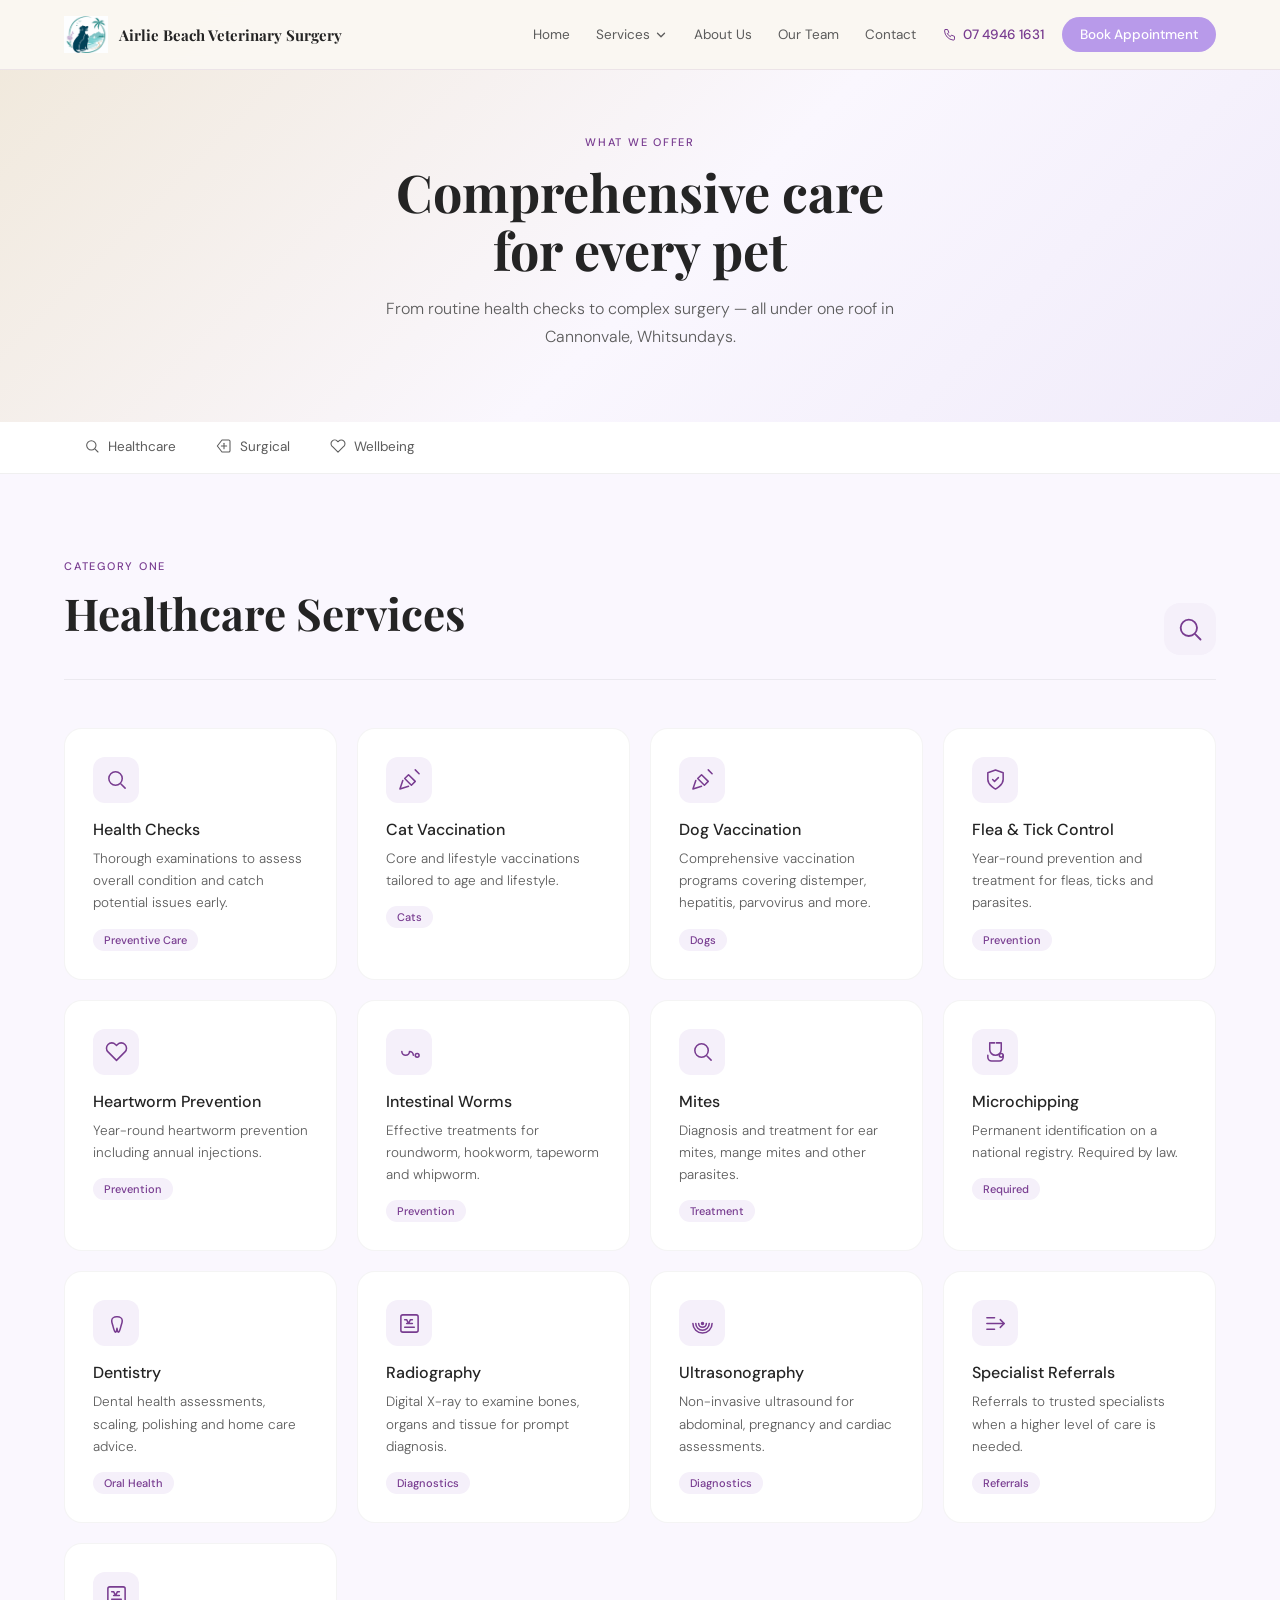
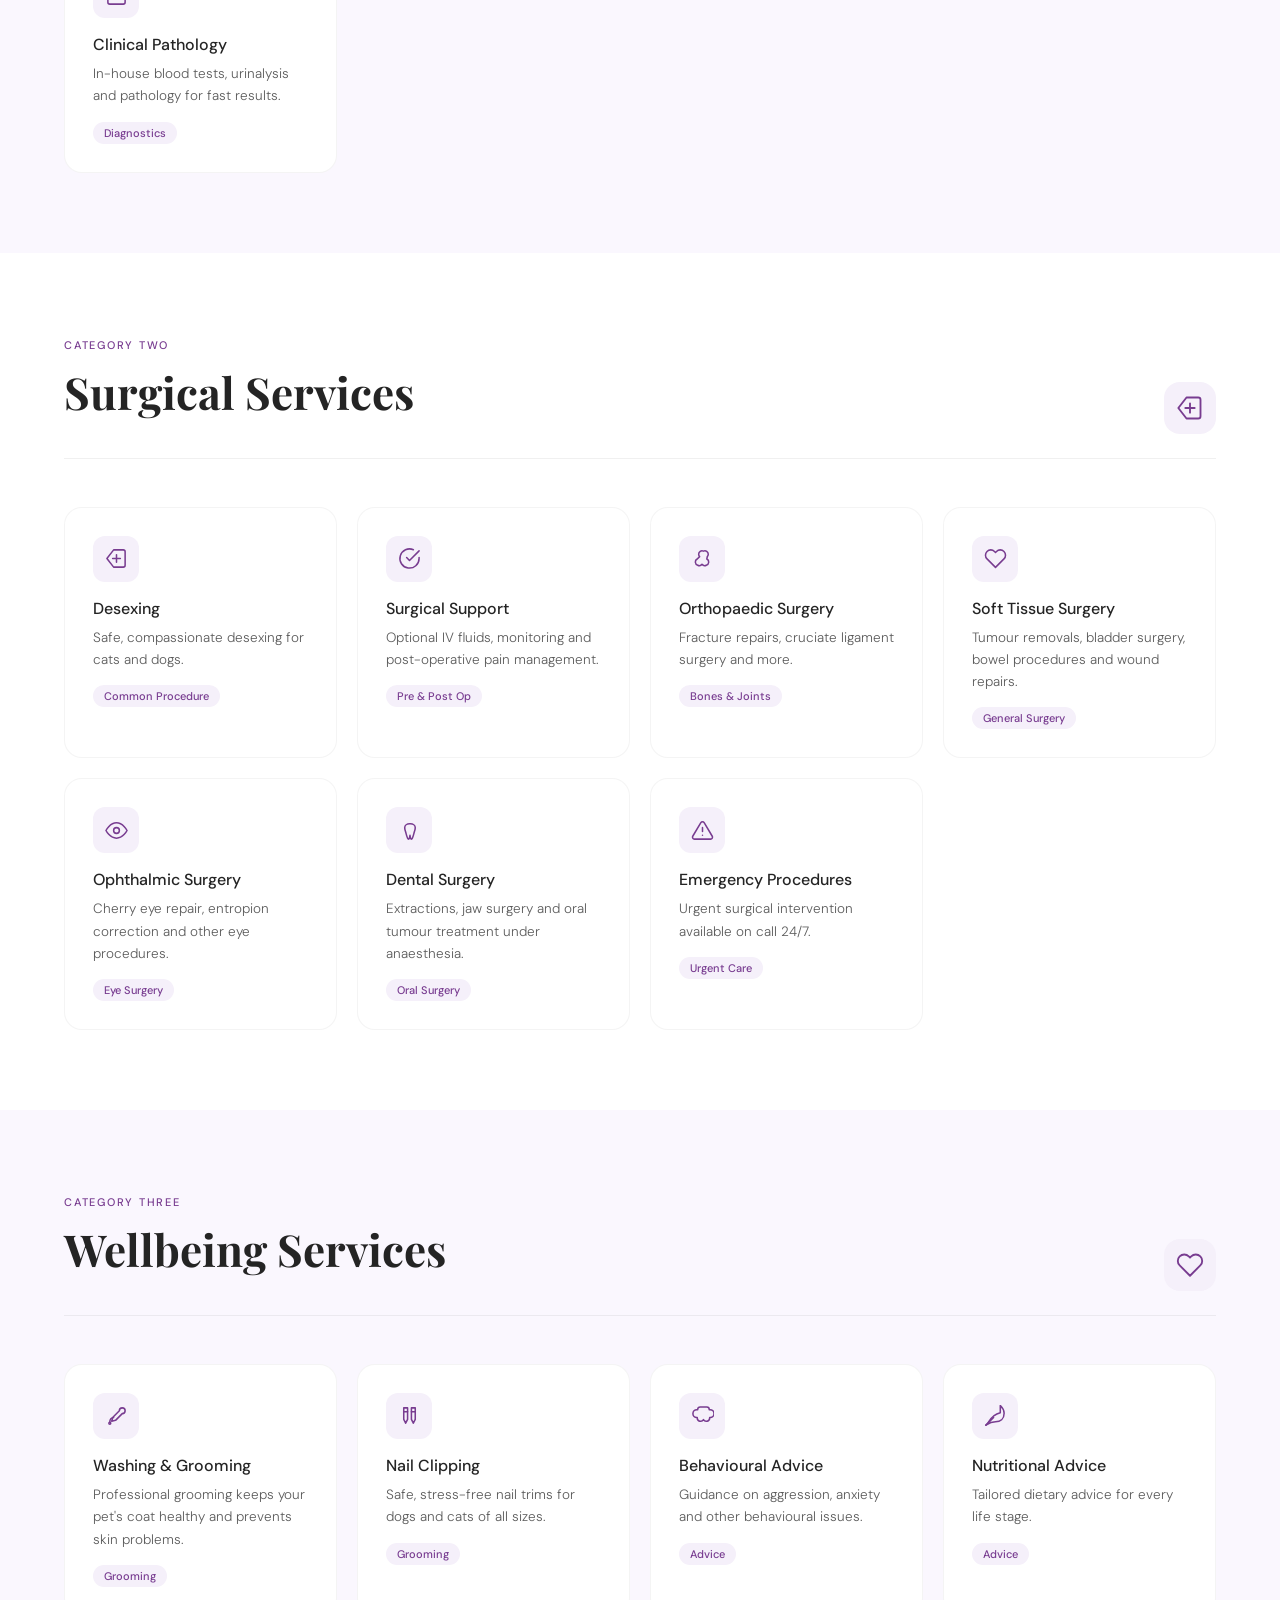
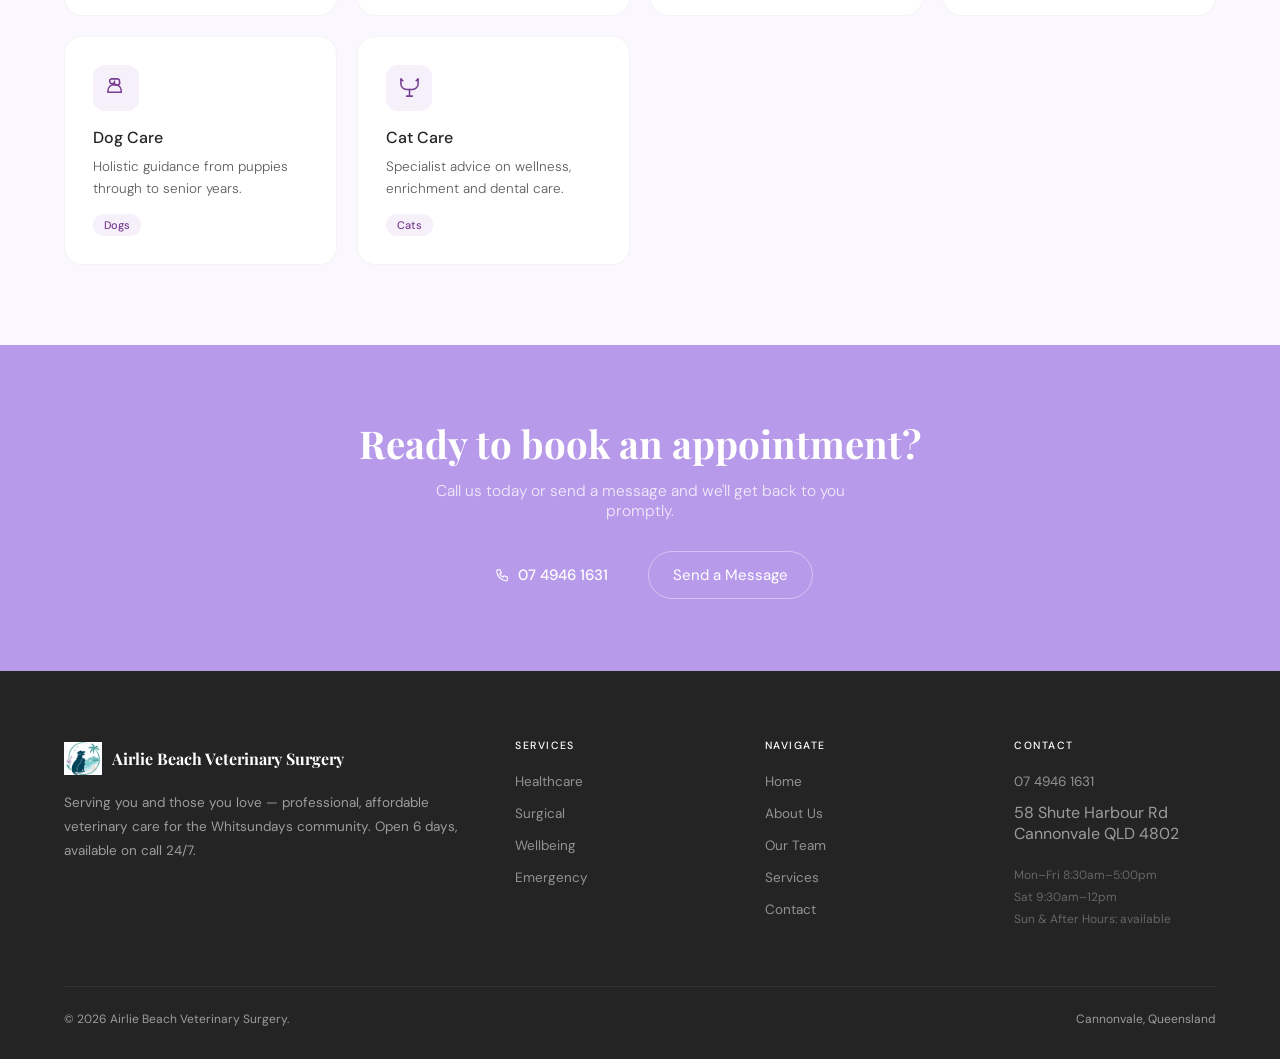
<file: services/index.html>
<!DOCTYPE html>
<html lang="en">
<head>
<meta charset="UTF-8">
<meta name="viewport" content="width=device-width, initial-scale=1.0">
<title>Vet Services Airlie Beach | Vaccinations, Surgery & More | Whitsundays Vet</title>
<link rel="preconnect" href="https://fonts.googleapis.com">
<link href="https://fonts.googleapis.com/css2?family=Playfair+Display:ital,wght@0,400;0,600;0,700;1,400&family=DM+Sans:opsz,wght@9..40,300;9..40,400;9..40,500&display=swap" rel="stylesheet">
<link rel="stylesheet" href="../css/global.css">
  <meta name="description" content="Full veterinary services in Airlie Beach & Cannonvale — vaccinations, desexing, surgery, dentistry, microchipping, diagnostics & more.">
  <meta name="keywords" content="vet services Airlie Beach, dog vaccinations Whitsundays, cat desexing Airlie Beach, vet surgery Cannonvale, emergency vet Airlie Beach">
  <meta name="robots" content="index, follow">
  <meta name="author" content="Airlie Beach Veterinary Surgery">
  <link rel="canonical" href="https://www.airliebeachveterinarysurgery.com.au/services/">
  <meta property="og:type" content="website">
  <meta property="og:url" content="https://www.airliebeachveterinarysurgery.com.au/services/">
  <meta property="og:title" content="Vet Services Airlie Beach">
  <meta property="og:description" content="Full veterinary services in Airlie Beach & Cannonvale — vaccinations, desexing, surgery, dentistry, microchipping, diagnostics & more.">
  <meta property="og:image" content="https://www.airliebeachveterinarysurgery.com.au/images/logo.png">
  <meta property="og:site_name" content="Airlie Beach Veterinary Surgery">
  <meta property="og:locale" content="en_AU">
  <meta name="twitter:card" content="summary_large_image">
  <meta name="twitter:title" content="Vet Services Airlie Beach">
  <meta name="twitter:description" content="Full veterinary services in Airlie Beach & Cannonvale — vaccinations, desexing, surgery, dentistry, microchipping, diagnostics & more.">
  <meta name="twitter:image" content="https://www.airliebeachveterinarysurgery.com.au/images/logo.png">
  <meta name="geo.region" content="AU-QLD">
  <meta name="geo.placename" content="Airlie Beach, Cannonvale, Whitsundays">
  <meta name="geo.position" content="-20.2747;148.7024">
  <meta name="ICBM" content="-20.2747, 148.7024">
  <script type="application/ld+json">
  {
  "@context": "https://schema.org",
  "@type": "MedicalBusiness",
  "name": "Airlie Beach Veterinary Surgery",
  "url": "https://www.airliebeachveterinarysurgery.com.au/services/",
  "hasOfferCatalog": {
    "@type": "OfferCatalog",
    "name": "Veterinary Services",
    "itemListElement": [
      {
        "@type": "Offer",
        "itemOffered": {
          "@type": "MedicalProcedure",
          "name": "Dog and Cat Vaccinations"
        }
      },
      {
        "@type": "Offer",
        "itemOffered": {
          "@type": "MedicalProcedure",
          "name": "Desexing Surgery"
        }
      },
      {
        "@type": "Offer",
        "itemOffered": {
          "@type": "MedicalProcedure",
          "name": "Orthopaedic Surgery"
        }
      },
      {
        "@type": "Offer",
        "itemOffered": {
          "@type": "MedicalProcedure",
          "name": "Microchipping"
        }
      },
      {
        "@type": "Offer",
        "itemOffered": {
          "@type": "MedicalProcedure",
          "name": "Dental Care"
        }
      },
      {
        "@type": "Offer",
        "itemOffered": {
          "@type": "MedicalProcedure",
          "name": "Emergency Veterinary Care"
        }
      }
    ]
  }
}
  </script>
  <script type="application/ld+json">
  {
  "@context": "https://schema.org",
  "@type": "BreadcrumbList",
  "itemListElement": [
    {
      "@type": "ListItem",
      "position": 1,
      "name": "Home",
      "item": "https://www.airliebeachveterinarysurgery.com.au/"
    },
    {
      "@type": "ListItem",
      "position": 2,
      "name": "Services",
      "item": "https://www.airliebeachveterinarysurgery.com.au/services/"
    }
  ]
}
  </script>
  <link rel="icon" type="image/x-icon" href="../favicon.ico">
  <link rel="icon" type="image/png" sizes="32x32" href="../images/favicon-32.png">
  <link rel="apple-touch-icon" sizes="180x180" href="../images/favicon-180.png">
  <meta name="theme-color" content="#b89aea">
</head>
<body><nav class="main">
  <a href="../" class="nbrand">
    <img src="../images/logo-icon.png" alt="Airlie Beach Veterinary Surgery" style="width:44px;height:44px;object-fit:contain;flex-shrink:0">
    <div><span class="nbname">Airlie Beach Veterinary Surgery</span></div>
  </a>
  <div class="nright">
    <ul class="nlist">
      <li class="nitem"><a href="../" class="nlink">Home</a></li>
      <li class="nitem ndrop">
        <button class="nlink">Services <span class="icon" style="width:14px;height:14px"><svg viewBox="0 0 24 24" fill="none" stroke="currentColor" stroke-width="2.2" stroke-linecap="round" stroke-linejoin="round"><polyline points="6 9 12 15 18 9"/></svg></span></button>
        <div class="ndmenu">
          <div class="ddsec"><div class="ddlbl">Healthcare</div>
            <a href="../services/#healthcare" class="ddlnk"><span class="icon" style="width:15px;height:15px"><svg viewBox="0 0 24 24" fill="none" stroke="currentColor" stroke-width="1.6" stroke-linecap="round" stroke-linejoin="round"><circle cx="11" cy="11" r="7"/><line x1="21" y1="21" x2="16.65" y2="16.65"/></svg></span> Health Checks &amp; Diagnostics</a>
            <a href="../services/#healthcare" class="ddlnk"><span class="icon" style="width:15px;height:15px"><svg viewBox="0 0 24 24" fill="none" stroke="currentColor" stroke-width="1.6" stroke-linecap="round" stroke-linejoin="round"><line x1="18" y1="2" x2="22" y2="6"/><path d="M7 11l4-4 7 7-4 4z"/><path d="M5 13L2 22l9-3"/></svg></span> Vaccinations &amp; Prevention</a>
            <a href="../services/#healthcare" class="ddlnk"><span class="icon" style="width:15px;height:15px"><svg viewBox="0 0 24 24" fill="none" stroke="currentColor" stroke-width="1.6" stroke-linecap="round" stroke-linejoin="round"><path d="M6 3v7a6 6 0 006 6 6 6 0 006-6V3"/><path d="M11 3H7"/><path d="M17 3h-4"/><circle cx="18" cy="16" r="2"/><path d="M20 16v2a4 4 0 01-4 4H8a4 4 0 01-4-4v-2"/></svg></span> Microchipping</a>
          </div>
          <div class="ddsec"><div class="ddlbl">Surgical</div>
            <a href="../services/#surgical" class="ddlnk"><span class="icon" style="width:15px;height:15px"><svg viewBox="0 0 24 24" fill="none" stroke="currentColor" stroke-width="1.6" stroke-linecap="round" stroke-linejoin="round"><path d="M19 3H9l-7 9 7 9h10a2 2 0 002-2V5a2 2 0 00-2-2z"/><line x1="12" y1="8" x2="12" y2="16"/><line x1="8" y1="12" x2="16" y2="12"/></svg></span> Desexing &amp; General Surgery</a>
            <a href="../services/#surgical" class="ddlnk"><span class="icon" style="width:15px;height:15px"><svg viewBox="0 0 24 24" fill="none" stroke="currentColor" stroke-width="1.6" stroke-linecap="round" stroke-linejoin="round"><path d="M17 10c.7-.7 1-1.6 1-2.5a3.5 3.5 0 00-5-3.2A3.5 3.5 0 008 7.5c0 .9.3 1.8 1 2.5L6.5 12.5A3.5 3.5 0 007 19a3.5 3.5 0 004.5-1 3.5 3.5 0 004.5 1 3.5 3.5 0 00.5-6.5L17 10z"/></svg></span> Orthopaedic Surgery</a>
            <a href="../services/#surgical" class="ddlnk"><span class="icon" style="width:15px;height:15px"><svg viewBox="0 0 24 24" fill="none" stroke="currentColor" stroke-width="1.6" stroke-linecap="round" stroke-linejoin="round"><path d="M10.29 3.86L1.82 18a2 2 0 001.71 3h16.94a2 2 0 001.71-3L13.71 3.86a2 2 0 00-3.42 0z"/><line x1="12" y1="9" x2="12" y2="13"/><line x1="12" y1="17" x2="12.01" y2="17"/></svg></span> Emergency Procedures</a>
          </div>
          <div class="ddsec"><div class="ddlbl">Wellbeing</div>
            <a href="../services/#wellbeing" class="ddlnk"><span class="icon" style="width:15px;height:15px"><svg viewBox="0 0 24 24" fill="none" stroke="currentColor" stroke-width="1.6" stroke-linecap="round" stroke-linejoin="round"><path d="M18 3a3 3 0 00-3 3l-7 7-1 4 4-1 7-7a3 3 0 000-6z"/><path d="M5 18a1 1 0 100 2 1 1 0 000-2z"/><path d="M5 18c0-2.8 1.7-5 4-5"/></svg></span> Grooming &amp; Nail Clipping</a>
            <a href="../services/#wellbeing" class="ddlnk"><span class="icon" style="width:15px;height:15px"><svg viewBox="0 0 24 24" fill="none" stroke="currentColor" stroke-width="1.6" stroke-linecap="round" stroke-linejoin="round"><path d="M21 15a2 2 0 01-2 2H7l-4 4V5a2 2 0 012-2h14a2 2 0 012 2z"/></svg></span> Behavioural &amp; Nutrition Advice</a>
            <a href="../puppy-school/" class="ddlnk"><span class="icon" style="width:15px;height:15px"><svg viewBox="0 0 24 24" fill="none" stroke="currentColor" stroke-width="1.6" stroke-linecap="round" stroke-linejoin="round"><path d="M10 5.5A2.5 2.5 0 015 5.5V4l1.5-1h7L15 4v1.5A2.5 2.5 0 0110 8v1"/><path d="M10 9c-4.4 0-7 2.9-7 7v1h14v-1c0-4.1-2.6-7-7-7z"/><circle cx="8" cy="13" r=".7" fill="currentColor"/><circle cx="12" cy="13" r=".7" fill="currentColor"/></svg></span> Puppy School</a>
          </div>
        </div>
      </li>
      <li class="nitem"><a href="../about/" class="nlink">About Us</a></li>
      <li class="nitem"><a href="../team/" class="nlink">Our Team</a></li>
      <li class="nitem"><a href="../contact/" class="nlink">Contact</a></li>
    </ul>
    <a href="tel:0749461631" class="nphone"><span class="icon" style="width:15px;height:15px"><svg viewBox="0 0 24 24" fill="none" stroke="currentColor" stroke-width="1.6" stroke-linecap="round" stroke-linejoin="round"><path d="M5 4h4l2 5-2.5 1.5a11 11 0 005 5L15 13l5 2v4a2 2 0 01-2 2A16 16 0 014 6a2 2 0 012-2"/></svg></span> 07 4946 1631</a>
    <a href="../contact/" class="ncta">Book Appointment</a>
  </div>
  <button class="nham" onclick="openDrawer()" aria-label="Open menu"><span class="icon" style="width:24px;height:24px"><svg viewBox="0 0 24 24" fill="none" stroke="currentColor" stroke-width="2" stroke-linecap="round" stroke-linejoin="round"><line x1="3" y1="6" x2="21" y2="6"/><line x1="3" y1="12" x2="21" y2="12"/><line x1="3" y1="18" x2="21" y2="18"/></svg></span></button>
</nav>
<div class="mdrawer" id="mdrawer" onclick="if(event.target===this)closeDrawer()">
  <div class="mpanel">
    <div class="mphead">
      <a href="../" class="nbrand">
        <img src="../images/logo-icon.png" alt="logo" style="width:36px;height:36px;object-fit:contain">
        <span class="nbname" style="font-size:13px">Airlie Beach Veterinary Surgery</span>
      </a>
      <button class="mpclose" onclick="closeDrawer()"><span class="icon" style="width:20px;height:20px"><svg viewBox="0 0 24 24" fill="none" stroke="currentColor" stroke-width="2.5" stroke-linecap="round" stroke-linejoin="round"><line x1="18" y1="6" x2="6" y2="18"/><line x1="6" y1="6" x2="18" y2="18"/></svg></span></button>
    </div>
    <div class="mplinks">
      <a href="../" class="mplink"><span class="icon" style="width:18px;height:18px"><svg viewBox="0 0 24 24" fill="none" stroke="currentColor" stroke-width="1.6" stroke-linecap="round" stroke-linejoin="round"><rect x="3" y="3" width="18" height="18" rx="2"/><path d="M3 9h18M9 21V9"/><rect x="12" y="13" width="4" height="5"/></svg></span> Home</a>
      <button class="mpacc" id="mpacc" onclick="this.classList.toggle('open');document.getElementById('mpsub').classList.toggle('open')">
        <span class="icon" style="width:18px;height:18px"><svg viewBox="0 0 24 24" fill="none" stroke="currentColor" stroke-width="1.6" stroke-linecap="round" stroke-linejoin="round"><path d="M19 3H9l-7 9 7 9h10a2 2 0 002-2V5a2 2 0 00-2-2z"/><line x1="12" y1="8" x2="12" y2="16"/><line x1="8" y1="12" x2="16" y2="12"/></svg></span> Services <span class="icon chev" style="width:16px;height:16px"><svg viewBox="0 0 24 24" fill="none" stroke="currentColor" stroke-width="2.2" stroke-linecap="round" stroke-linejoin="round"><polyline points="6 9 12 15 18 9"/></svg></span>
      </button>
      <div class="mpsub" id="mpsub">
        <a href="../services/#healthcare"><span class="icon" style="width:14px;height:14px"><svg viewBox="0 0 24 24" fill="none" stroke="currentColor" stroke-width="1.6" stroke-linecap="round" stroke-linejoin="round"><circle cx="11" cy="11" r="7"/><line x1="21" y1="21" x2="16.65" y2="16.65"/></svg></span> Health Checks</a>
        <a href="../services/#healthcare"><span class="icon" style="width:14px;height:14px"><svg viewBox="0 0 24 24" fill="none" stroke="currentColor" stroke-width="1.6" stroke-linecap="round" stroke-linejoin="round"><line x1="18" y1="2" x2="22" y2="6"/><path d="M7 11l4-4 7 7-4 4z"/><path d="M5 13L2 22l9-3"/></svg></span> Vaccinations</a>
        <a href="../services/#surgical"><span class="icon" style="width:14px;height:14px"><svg viewBox="0 0 24 24" fill="none" stroke="currentColor" stroke-width="1.6" stroke-linecap="round" stroke-linejoin="round"><path d="M19 3H9l-7 9 7 9h10a2 2 0 002-2V5a2 2 0 00-2-2z"/><line x1="12" y1="8" x2="12" y2="16"/><line x1="8" y1="12" x2="16" y2="12"/></svg></span> Surgery</a>
        <a href="../services/#surgical"><span class="icon" style="width:14px;height:14px"><svg viewBox="0 0 24 24" fill="none" stroke="currentColor" stroke-width="1.6" stroke-linecap="round" stroke-linejoin="round"><path d="M10.29 3.86L1.82 18a2 2 0 001.71 3h16.94a2 2 0 001.71-3L13.71 3.86a2 2 0 00-3.42 0z"/><line x1="12" y1="9" x2="12" y2="13"/><line x1="12" y1="17" x2="12.01" y2="17"/></svg></span> Emergency</a>
        <a href="../services/#wellbeing"><span class="icon" style="width:14px;height:14px"><svg viewBox="0 0 24 24" fill="none" stroke="currentColor" stroke-width="1.6" stroke-linecap="round" stroke-linejoin="round"><path d="M18 3a3 3 0 00-3 3l-7 7-1 4 4-1 7-7a3 3 0 000-6z"/><path d="M5 18a1 1 0 100 2 1 1 0 000-2z"/><path d="M5 18c0-2.8 1.7-5 4-5"/></svg></span> Grooming</a>
        <a href="../puppy-school/"><span class="icon" style="width:14px;height:14px"><svg viewBox="0 0 24 24" fill="none" stroke="currentColor" stroke-width="1.6" stroke-linecap="round" stroke-linejoin="round"><path d="M10 5.5A2.5 2.5 0 015 5.5V4l1.5-1h7L15 4v1.5A2.5 2.5 0 0110 8v1"/><path d="M10 9c-4.4 0-7 2.9-7 7v1h14v-1c0-4.1-2.6-7-7-7z"/></svg></span> Puppy School</a>
      </div>
      <a href="../about/" class="mplink"><span class="icon" style="width:18px;height:18px"><svg viewBox="0 0 24 24" fill="none" stroke="currentColor" stroke-width="1.6" stroke-linecap="round" stroke-linejoin="round"><path d="M20 21v-2a4 4 0 00-4-4H8a4 4 0 00-4 4v2"/><circle cx="12" cy="7" r="4"/></svg></span> About Us</a>
      <a href="../team/" class="mplink"><span class="icon" style="width:18px;height:18px"><svg viewBox="0 0 24 24" fill="none" stroke="currentColor" stroke-width="1.6" stroke-linecap="round" stroke-linejoin="round"><ellipse cx="6" cy="7" rx="1.8" ry="2.5"/><ellipse cx="10.5" cy="5.2" rx="1.5" ry="2.1"/><ellipse cx="15" cy="5.5" rx="1.5" ry="2.1"/><ellipse cx="18.5" cy="8" rx="1.6" ry="2.2"/><path d="M12 22c-4 0-7-2.5-7-6 0-1.5.8-3 2-4l1.5-1.5c.8-.8 2-1.3 3.5-1.3s2.7.5 3.5 1.3L17 12c1.2 1 2 2.5 2 4 0 3.5-3 6-7 6z"/></svg></span> Our Team</a>
      <a href="../contact/" class="mplink"><span class="icon" style="width:18px;height:18px"><svg viewBox="0 0 24 24" fill="none" stroke="currentColor" stroke-width="1.6" stroke-linecap="round" stroke-linejoin="round"><path d="M21 15a2 2 0 01-2 2H7l-4 4V5a2 2 0 012-2h14a2 2 0 012 2z"/></svg></span> Contact</a>
    </div>
    <div class="mpfooter">
      <a href="tel:0749461631" class="mptel"><span class="icon" style="width:16px;height:16px"><svg viewBox="0 0 24 24" fill="none" stroke="currentColor" stroke-width="1.6" stroke-linecap="round" stroke-linejoin="round"><path d="M5 4h4l2 5-2.5 1.5a11 11 0 005 5L15 13l5 2v4a2 2 0 01-2 2A16 16 0 014 6a2 2 0 012-2"/></svg></span> 07 4946 1631</a>
      <a href="../contact/" class="btnp">Book Appointment</a>
    </div>
  </div>
</div>
<script>
function openDrawer(){document.getElementById('mdrawer').style.display='block';requestAnimationFrame(()=>document.getElementById('mdrawer').classList.add('open'));document.body.style.overflow='hidden'}
function closeDrawer(){var d=document.getElementById('mdrawer');d.classList.remove('open');setTimeout(()=>{d.style.display='none';document.body.style.overflow=''},280)}
</script>
<div class="phdr">
  <div class="slbl">What We Offer</div>
  <h1>Comprehensive care<br>for every pet</h1>
  <p>From routine health checks to complex surgery — all under one roof in Cannonvale, Whitsundays.</p>
</div>

<nav class="snav">
  <a href="#healthcare"><span class="icon" style="width:16px;height:16px"><svg viewBox="0 0 24 24" fill="none" stroke="currentColor" stroke-width="1.6" stroke-linecap="round" stroke-linejoin="round"><circle cx="11" cy="11" r="7"/><line x1="21" y1="21" x2="16.65" y2="16.65"/></svg></span> Healthcare</a>
  <a href="#surgical"><span class="icon" style="width:16px;height:16px"><svg viewBox="0 0 24 24" fill="none" stroke="currentColor" stroke-width="1.6" stroke-linecap="round" stroke-linejoin="round"><path d="M19 3H9l-7 9 7 9h10a2 2 0 002-2V5a2 2 0 00-2-2z"/><line x1="12" y1="8" x2="12" y2="16"/><line x1="8" y1="12" x2="16" y2="12"/></svg></span> Surgical</a>
  <a href="#wellbeing"><span class="icon" style="width:16px;height:16px"><svg viewBox="0 0 24 24" fill="none" stroke="currentColor" stroke-width="1.6" stroke-linecap="round" stroke-linejoin="round"><path d="M20.84 4.61a5.5 5.5 0 00-7.78 0L12 5.67l-1.06-1.06a5.5 5.5 0 00-7.78 7.78l1.06 1.06L12 21.23l7.78-7.78 1.06-1.06a5.5 5.5 0 000-7.78z"/></svg></span> Wellbeing</a>
</nav>

<section class="svcblock" id="healthcare">
  <div class="sbhdr"><div><div class="slbl">Category One</div><h2 class="stitle">Healthcare Services</h2></div><div class="sico"><span class="icon" style="width:28px;height:28px"><svg viewBox="0 0 24 24" fill="none" stroke="currentColor" stroke-width="1.6" stroke-linecap="round" stroke-linejoin="round"><circle cx="11" cy="11" r="7"/><line x1="21" y1="21" x2="16.65" y2="16.65"/></svg></span></div></div>
  <div class="sgrid2">
    <div class="sc2"><div class="sc2ico"><span class="icon" style="width:23px;height:23px"><svg viewBox="0 0 24 24" fill="none" stroke="currentColor" stroke-width="1.6" stroke-linecap="round" stroke-linejoin="round"><circle cx="11" cy="11" r="7"/><line x1="21" y1="21" x2="16.65" y2="16.65"/></svg></span></div><h3>Health Checks</h3><p>Thorough examinations to assess overall condition and catch potential issues early.</p><span class="sc2tag">Preventive Care</span></div>
    <div class="sc2"><div class="sc2ico"><span class="icon" style="width:23px;height:23px"><svg viewBox="0 0 24 24" fill="none" stroke="currentColor" stroke-width="1.6" stroke-linecap="round" stroke-linejoin="round"><line x1="18" y1="2" x2="22" y2="6"/><path d="M7 11l4-4 7 7-4 4z"/><path d="M5 13L2 22l9-3"/></svg></span></div><h3>Cat Vaccination</h3><p>Core and lifestyle vaccinations tailored to age and lifestyle.</p><span class="sc2tag">Cats</span></div>
    <div class="sc2"><div class="sc2ico"><span class="icon" style="width:23px;height:23px"><svg viewBox="0 0 24 24" fill="none" stroke="currentColor" stroke-width="1.6" stroke-linecap="round" stroke-linejoin="round"><line x1="18" y1="2" x2="22" y2="6"/><path d="M7 11l4-4 7 7-4 4z"/><path d="M5 13L2 22l9-3"/></svg></span></div><h3>Dog Vaccination</h3><p>Comprehensive vaccination programs covering distemper, hepatitis, parvovirus and more.</p><span class="sc2tag">Dogs</span></div>
    <div class="sc2"><div class="sc2ico"><span class="icon" style="width:23px;height:23px"><svg viewBox="0 0 24 24" fill="none" stroke="currentColor" stroke-width="1.6" stroke-linecap="round" stroke-linejoin="round"><path d="M12 22s8-4 8-10V5l-8-3-8 3v7c0 6 8 10 8 10z"/><polyline points="9 12 11 14 15 10"/></svg></span></div><h3>Flea & Tick Control</h3><p>Year-round prevention and treatment for fleas, ticks and parasites.</p><span class="sc2tag">Prevention</span></div>
    <div class="sc2"><div class="sc2ico"><span class="icon" style="width:23px;height:23px"><svg viewBox="0 0 24 24" fill="none" stroke="currentColor" stroke-width="1.6" stroke-linecap="round" stroke-linejoin="round"><path d="M20.84 4.61a5.5 5.5 0 00-7.78 0L12 5.67l-1.06-1.06a5.5 5.5 0 00-7.78 7.78l1.06 1.06L12 21.23l7.78-7.78 1.06-1.06a5.5 5.5 0 000-7.78z"/></svg></span></div><h3>Heartworm Prevention</h3><p>Year-round heartworm prevention including annual injections.</p><span class="sc2tag">Prevention</span></div>
    <div class="sc2"><div class="sc2ico"><span class="icon" style="width:23px;height:23px"><svg viewBox="0 0 24 24" fill="none" stroke="currentColor" stroke-width="1.6" stroke-linecap="round" stroke-linejoin="round"><path d="M4 12a4 4 0 004 4 4 4 0 004-4 4 4 0 014 4"/><circle cx="20" cy="16" r="2"/></svg></span></div><h3>Intestinal Worms</h3><p>Effective treatments for roundworm, hookworm, tapeworm and whipworm.</p><span class="sc2tag">Prevention</span></div>
    <div class="sc2"><div class="sc2ico"><span class="icon" style="width:23px;height:23px"><svg viewBox="0 0 24 24" fill="none" stroke="currentColor" stroke-width="1.6" stroke-linecap="round" stroke-linejoin="round"><circle cx="11" cy="11" r="7"/><line x1="21" y1="21" x2="16.65" y2="16.65"/></svg></span></div><h3>Mites</h3><p>Diagnosis and treatment for ear mites, mange mites and other parasites.</p><span class="sc2tag">Treatment</span></div>
    <div class="sc2"><div class="sc2ico"><span class="icon" style="width:23px;height:23px"><svg viewBox="0 0 24 24" fill="none" stroke="currentColor" stroke-width="1.6" stroke-linecap="round" stroke-linejoin="round"><path d="M6 3v7a6 6 0 006 6 6 6 0 006-6V3"/><path d="M11 3H7"/><path d="M17 3h-4"/><circle cx="18" cy="16" r="2"/><path d="M20 16v2a4 4 0 01-4 4H8a4 4 0 01-4-4v-2"/></svg></span></div><h3>Microchipping</h3><p>Permanent identification on a national registry. Required by law.</p><span class="sc2tag">Required</span></div>
    <div class="sc2"><div class="sc2ico"><span class="icon" style="width:23px;height:23px"><svg viewBox="0 0 24 24" fill="none" stroke="currentColor" stroke-width="1.6" stroke-linecap="round" stroke-linejoin="round"><path d="M12 5c-2.5 0-5 1.5-5 4 0 1.5.5 3 1 4.5.5 1.8 1 4.5 2 6.5.3.7.7 1 1 1s.7-.3 1-1l.5-3 .5 3c.3.7.7 1 1 1s.7-.3 1-1c1-2 1.5-4.7 2-6.5.5-1.5 1-3 1-4.5 0-2.5-2.5-4-5-4z"/></svg></span></div><h3>Dentistry</h3><p>Dental health assessments, scaling, polishing and home care advice.</p><span class="sc2tag">Oral Health</span></div>
    <div class="sc2"><div class="sc2ico"><span class="icon" style="width:23px;height:23px"><svg viewBox="0 0 24 24" fill="none" stroke="currentColor" stroke-width="1.6" stroke-linecap="round" stroke-linejoin="round"><rect x="3" y="3" width="18" height="18" rx="2"/><path d="M7 8h2l2 4 2-4h2M7 16h10M9 12h6"/></svg></span></div><h3>Radiography</h3><p>Digital X-ray to examine bones, organs and tissue for prompt diagnosis.</p><span class="sc2tag">Diagnostics</span></div>
    <div class="sc2"><div class="sc2ico"><span class="icon" style="width:23px;height:23px"><svg viewBox="0 0 24 24" fill="none" stroke="currentColor" stroke-width="1.6" stroke-linecap="round" stroke-linejoin="round"><path d="M8 12a4 4 0 004 4 4 4 0 004-4"/><path d="M5 12a7 7 0 0014 0"/><path d="M2 12a10 10 0 0020 0"/><circle cx="12" cy="12" r="1" fill="currentColor"/></svg></span></div><h3>Ultrasonography</h3><p>Non-invasive ultrasound for abdominal, pregnancy and cardiac assessments.</p><span class="sc2tag">Diagnostics</span></div>
    <div class="sc2"><div class="sc2ico"><span class="icon" style="width:23px;height:23px"><svg viewBox="0 0 24 24" fill="none" stroke="currentColor" stroke-width="1.6" stroke-linecap="round" stroke-linejoin="round"><path d="M17 8l4 4-4 4"/><path d="M3 12h18M3 6h8M3 18h8"/></svg></span></div><h3>Specialist Referrals</h3><p>Referrals to trusted specialists when a higher level of care is needed.</p><span class="sc2tag">Referrals</span></div>
    <div class="sc2"><div class="sc2ico"><span class="icon" style="width:23px;height:23px"><svg viewBox="0 0 24 24" fill="none" stroke="currentColor" stroke-width="1.6" stroke-linecap="round" stroke-linejoin="round"><rect x="3" y="3" width="18" height="18" rx="2"/><path d="M7 8h2l2 4 2-4h2M7 16h10M9 12h6"/></svg></span></div><h3>Clinical Pathology</h3><p>In-house blood tests, urinalysis and pathology for fast results.</p><span class="sc2tag">Diagnostics</span></div>
  </div>
</section>

<section class="svcblock" id="surgical">
  <div class="sbhdr"><div><div class="slbl">Category Two</div><h2 class="stitle">Surgical Services</h2></div><div class="sico"><span class="icon" style="width:28px;height:28px"><svg viewBox="0 0 24 24" fill="none" stroke="currentColor" stroke-width="1.6" stroke-linecap="round" stroke-linejoin="round"><path d="M19 3H9l-7 9 7 9h10a2 2 0 002-2V5a2 2 0 00-2-2z"/><line x1="12" y1="8" x2="12" y2="16"/><line x1="8" y1="12" x2="16" y2="12"/></svg></span></div></div>
  <div class="sgrid2">
    <div class="sc2"><div class="sc2ico"><span class="icon" style="width:23px;height:23px"><svg viewBox="0 0 24 24" fill="none" stroke="currentColor" stroke-width="1.6" stroke-linecap="round" stroke-linejoin="round"><path d="M19 3H9l-7 9 7 9h10a2 2 0 002-2V5a2 2 0 00-2-2z"/><line x1="12" y1="8" x2="12" y2="16"/><line x1="8" y1="12" x2="16" y2="12"/></svg></span></div><h3>Desexing</h3><p>Safe, compassionate desexing for cats and dogs.</p><span class="sc2tag">Common Procedure</span></div>
    <div class="sc2"><div class="sc2ico"><span class="icon" style="width:23px;height:23px"><svg viewBox="0 0 24 24" fill="none" stroke="currentColor" stroke-width="1.6" stroke-linecap="round" stroke-linejoin="round"><path d="M22 11.08V12a10 10 0 11-5.93-9.14"/><polyline points="22 4 12 14.01 9 11.01"/></svg></span></div><h3>Surgical Support</h3><p>Optional IV fluids, monitoring and post-operative pain management.</p><span class="sc2tag">Pre &amp; Post Op</span></div>
    <div class="sc2"><div class="sc2ico"><span class="icon" style="width:23px;height:23px"><svg viewBox="0 0 24 24" fill="none" stroke="currentColor" stroke-width="1.6" stroke-linecap="round" stroke-linejoin="round"><path d="M17 10c.7-.7 1-1.6 1-2.5a3.5 3.5 0 00-5-3.2A3.5 3.5 0 008 7.5c0 .9.3 1.8 1 2.5L6.5 12.5A3.5 3.5 0 007 19a3.5 3.5 0 004.5-1 3.5 3.5 0 004.5 1 3.5 3.5 0 00.5-6.5L17 10z"/></svg></span></div><h3>Orthopaedic Surgery</h3><p>Fracture repairs, cruciate ligament surgery and more.</p><span class="sc2tag">Bones &amp; Joints</span></div>
    <div class="sc2"><div class="sc2ico"><span class="icon" style="width:23px;height:23px"><svg viewBox="0 0 24 24" fill="none" stroke="currentColor" stroke-width="1.6" stroke-linecap="round" stroke-linejoin="round"><path d="M20.84 4.61a5.5 5.5 0 00-7.78 0L12 5.67l-1.06-1.06a5.5 5.5 0 00-7.78 7.78l1.06 1.06L12 21.23l7.78-7.78 1.06-1.06a5.5 5.5 0 000-7.78z"/></svg></span></div><h3>Soft Tissue Surgery</h3><p>Tumour removals, bladder surgery, bowel procedures and wound repairs.</p><span class="sc2tag">General Surgery</span></div>
    <div class="sc2"><div class="sc2ico"><span class="icon" style="width:23px;height:23px"><svg viewBox="0 0 24 24" fill="none" stroke="currentColor" stroke-width="1.6" stroke-linecap="round" stroke-linejoin="round"><path d="M1 12s4-8 11-8 11 8 11 8-4 8-11 8-11-8-11-8z"/><circle cx="12" cy="12" r="3"/></svg></span></div><h3>Ophthalmic Surgery</h3><p>Cherry eye repair, entropion correction and other eye procedures.</p><span class="sc2tag">Eye Surgery</span></div>
    <div class="sc2"><div class="sc2ico"><span class="icon" style="width:23px;height:23px"><svg viewBox="0 0 24 24" fill="none" stroke="currentColor" stroke-width="1.6" stroke-linecap="round" stroke-linejoin="round"><path d="M12 5c-2.5 0-5 1.5-5 4 0 1.5.5 3 1 4.5.5 1.8 1 4.5 2 6.5.3.7.7 1 1 1s.7-.3 1-1l.5-3 .5 3c.3.7.7 1 1 1s.7-.3 1-1c1-2 1.5-4.7 2-6.5.5-1.5 1-3 1-4.5 0-2.5-2.5-4-5-4z"/></svg></span></div><h3>Dental Surgery</h3><p>Extractions, jaw surgery and oral tumour treatment under anaesthesia.</p><span class="sc2tag">Oral Surgery</span></div>
    <div class="sc2"><div class="sc2ico"><span class="icon" style="width:23px;height:23px"><svg viewBox="0 0 24 24" fill="none" stroke="currentColor" stroke-width="1.6" stroke-linecap="round" stroke-linejoin="round"><path d="M10.29 3.86L1.82 18a2 2 0 001.71 3h16.94a2 2 0 001.71-3L13.71 3.86a2 2 0 00-3.42 0z"/><line x1="12" y1="9" x2="12" y2="13"/><line x1="12" y1="17" x2="12.01" y2="17"/></svg></span></div><h3>Emergency Procedures</h3><p>Urgent surgical intervention available on call 24/7.</p><span class="sc2tag">Urgent Care</span></div>
  </div>
</section>

<section class="svcblock" id="wellbeing">
  <div class="sbhdr"><div><div class="slbl">Category Three</div><h2 class="stitle">Wellbeing Services</h2></div><div class="sico"><span class="icon" style="width:28px;height:28px"><svg viewBox="0 0 24 24" fill="none" stroke="currentColor" stroke-width="1.6" stroke-linecap="round" stroke-linejoin="round"><path d="M20.84 4.61a5.5 5.5 0 00-7.78 0L12 5.67l-1.06-1.06a5.5 5.5 0 00-7.78 7.78l1.06 1.06L12 21.23l7.78-7.78 1.06-1.06a5.5 5.5 0 000-7.78z"/></svg></span></div></div>
  <div class="sgrid2">
    <div class="sc2"><div class="sc2ico"><span class="icon" style="width:23px;height:23px"><svg viewBox="0 0 24 24" fill="none" stroke="currentColor" stroke-width="1.6" stroke-linecap="round" stroke-linejoin="round"><path d="M18 3a3 3 0 00-3 3l-7 7-1 4 4-1 7-7a3 3 0 000-6z"/><path d="M5 18a1 1 0 100 2 1 1 0 000-2z"/><path d="M5 18c0-2.8 1.7-5 4-5"/></svg></span></div><h3>Washing & Grooming</h3><p>Professional grooming keeps your pet's coat healthy and prevents skin problems.</p><span class="sc2tag">Grooming</span></div>
    <div class="sc2"><div class="sc2ico"><span class="icon" style="width:23px;height:23px"><svg viewBox="0 0 24 24" fill="none" stroke="currentColor" stroke-width="1.6" stroke-linecap="round" stroke-linejoin="round"><path d="M6 3h4v12l-2 4-2-4V3zM14 3h4v12l-2 4-2-4V3z"/><line x1="6" y1="7" x2="10" y2="7"/><line x1="14" y1="7" x2="18" y2="7"/></svg></span></div><h3>Nail Clipping</h3><p>Safe, stress-free nail trims for dogs and cats of all sizes.</p><span class="sc2tag">Grooming</span></div>
    <div class="sc2"><div class="sc2ico"><span class="icon" style="width:23px;height:23px"><svg viewBox="0 0 24 24" fill="none" stroke="currentColor" stroke-width="1.6" stroke-linecap="round" stroke-linejoin="round"><path d="M9.5 2A2.5 2.5 0 007 4.5v.5H6a4 4 0 000 8h.5v.5a3.5 3.5 0 006.5 1.8 3.5 3.5 0 006.5-1.8V13H20a4 4 0 000-8h-1v-.5A2.5 2.5 0 0016.5 2h-7z"/></svg></span></div><h3>Behavioural Advice</h3><p>Guidance on aggression, anxiety and other behavioural issues.</p><span class="sc2tag">Advice</span></div>
    <div class="sc2"><div class="sc2ico"><span class="icon" style="width:23px;height:23px"><svg viewBox="0 0 24 24" fill="none" stroke="currentColor" stroke-width="1.6" stroke-linecap="round" stroke-linejoin="round"><path d="M17 8C8 10 5.9 16.17 3.82 19.34L2 21l1-.5C5 19 8.5 17.5 12 17.5c5 0 9-3 9-9 0-3-1-5-4-8z"/><path d="M2 21l8-8"/></svg></span></div><h3>Nutritional Advice</h3><p>Tailored dietary advice for every life stage.</p><span class="sc2tag">Advice</span></div>
    <div class="sc2"><div class="sc2ico"><span class="icon" style="width:23px;height:23px"><svg viewBox="0 0 24 24" fill="none" stroke="currentColor" stroke-width="1.6" stroke-linecap="round" stroke-linejoin="round"><path d="M10 5.5A2.5 2.5 0 015 5.5V4l1.5-1h7L15 4v1.5A2.5 2.5 0 0110 8v1"/><path d="M10 9c-4.4 0-7 2.9-7 7v1h14v-1c0-4.1-2.6-7-7-7z"/></svg></span></div><h3>Dog Care</h3><p>Holistic guidance from puppies through to senior years.</p><span class="sc2tag">Dogs</span></div>
    <div class="sc2"><div class="sc2ico"><span class="icon" style="width:23px;height:23px"><svg viewBox="0 0 24 24" fill="none" stroke="currentColor" stroke-width="1.6" stroke-linecap="round" stroke-linejoin="round"><path d="M5 5L3 3v5c0 3.3 2.7 6 6 6h6c3.3 0 6-2.7 6-6V3l-2 2"/><path d="M12 14v7M9 21h6"/></svg></span></div><h3>Cat Care</h3><p>Specialist advice on wellness, enrichment and dental care.</p><span class="sc2tag">Cats</span></div>
  </div>
</section>

<div class="cta-sage">
  <h2>Ready to book an appointment?</h2>
  <p>Call us today or send a message and we'll get back to you promptly.</p>
  <div class="cta-btns">
    <a href="tel:0749461631" class="btnp"><span class="icon" style="width:16px;height:16px"><svg viewBox="0 0 24 24" fill="none" stroke="currentColor" stroke-width="1.6" stroke-linecap="round" stroke-linejoin="round"><path d="M5 4h4l2 5-2.5 1.5a11 11 0 005 5L15 13l5 2v4a2 2 0 01-2 2A16 16 0 014 6a2 2 0 012-2"/></svg></span> 07 4946 1631</a>
    <a href="../contact/" class="btn-ghost">Send a Message</a>
  </div>
</div><footer>
  <div class="fgrid">
    <div>
      <div class="flogo">
        <img src="../images/logo-icon.png" alt="Airlie Beach Veterinary Surgery" style="width:38px;height:38px;object-fit:contain">
        <span class="fbrand">Airlie Beach Veterinary Surgery</span>
      </div>
      <p class="fdesc">Serving you and those you love — professional, affordable veterinary care for the Whitsundays community. Open 6 days, available on call 24/7.</p>
    </div>
    <div><div class="fhd">Services</div><ul class="flinks"><li><a href="../services/#healthcare">Healthcare</a></li><li><a href="../services/#surgical">Surgical</a></li><li><a href="../services/#wellbeing">Wellbeing</a></li><li><a href="../services/#surgical">Emergency</a></li></ul></div>
    <div><div class="fhd">Navigate</div><ul class="flinks"><li><a href="../">Home</a></li><li><a href="../about/">About Us</a></li><li><a href="../team/">Our Team</a></li><li><a href="../services/">Services</a></li><li><a href="../contact/">Contact</a></li></ul></div>
    <div><div class="fhd">Contact</div><ul class="flinks"><li><a href="tel:0749461631">07 4946 1631</a></li><li>58 Shute Harbour Rd<br>Cannonvale QLD 4802</li><li style="margin-top:10px;color:rgba(255,255,255,.3);font-size:12px;line-height:1.8">Mon–Fri 8:30am–5:00pm<br>Sat 9:30am–12pm<br>Sun &amp; After Hours: available</li></ul></div>
  </div>
  <div class="fbot"><span>&copy; 2026 Airlie Beach Veterinary Surgery.</span><span>Cannonvale, Queensland</span></div>
</footer></body></html>
</file>
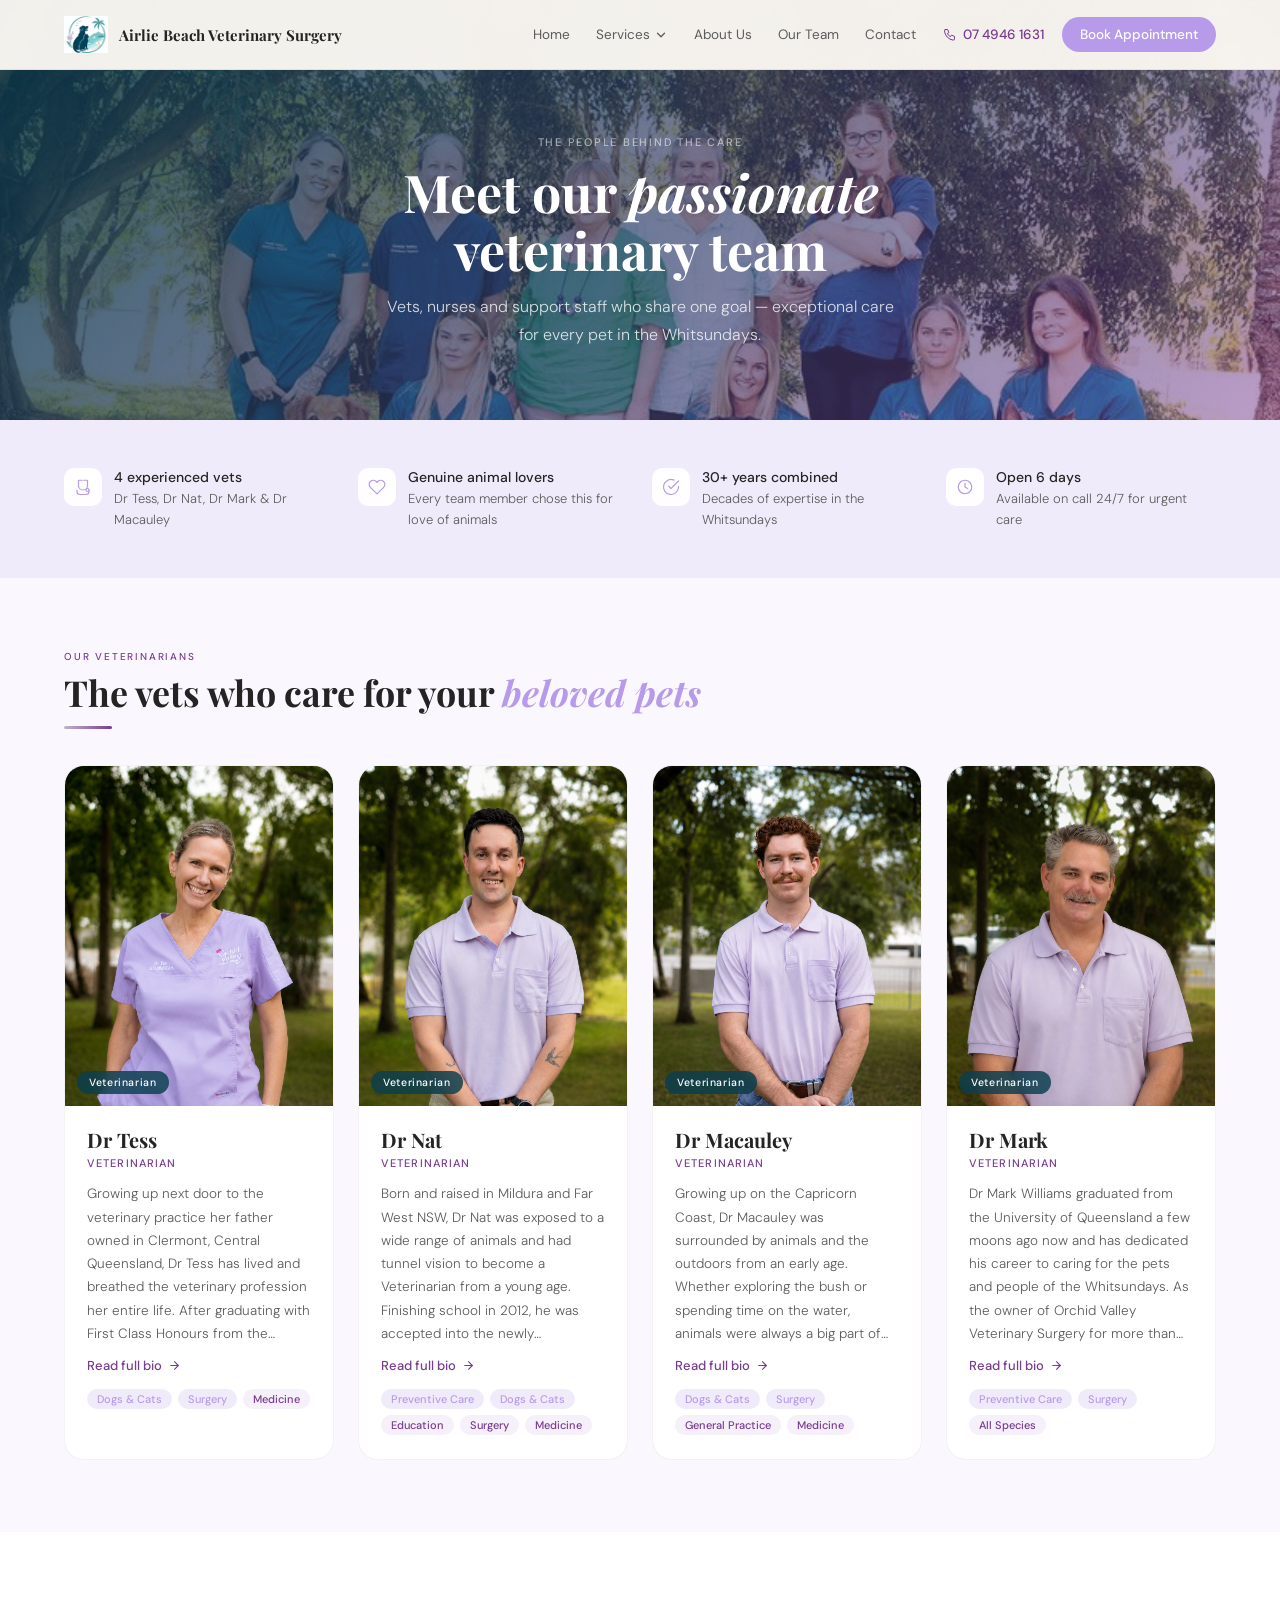
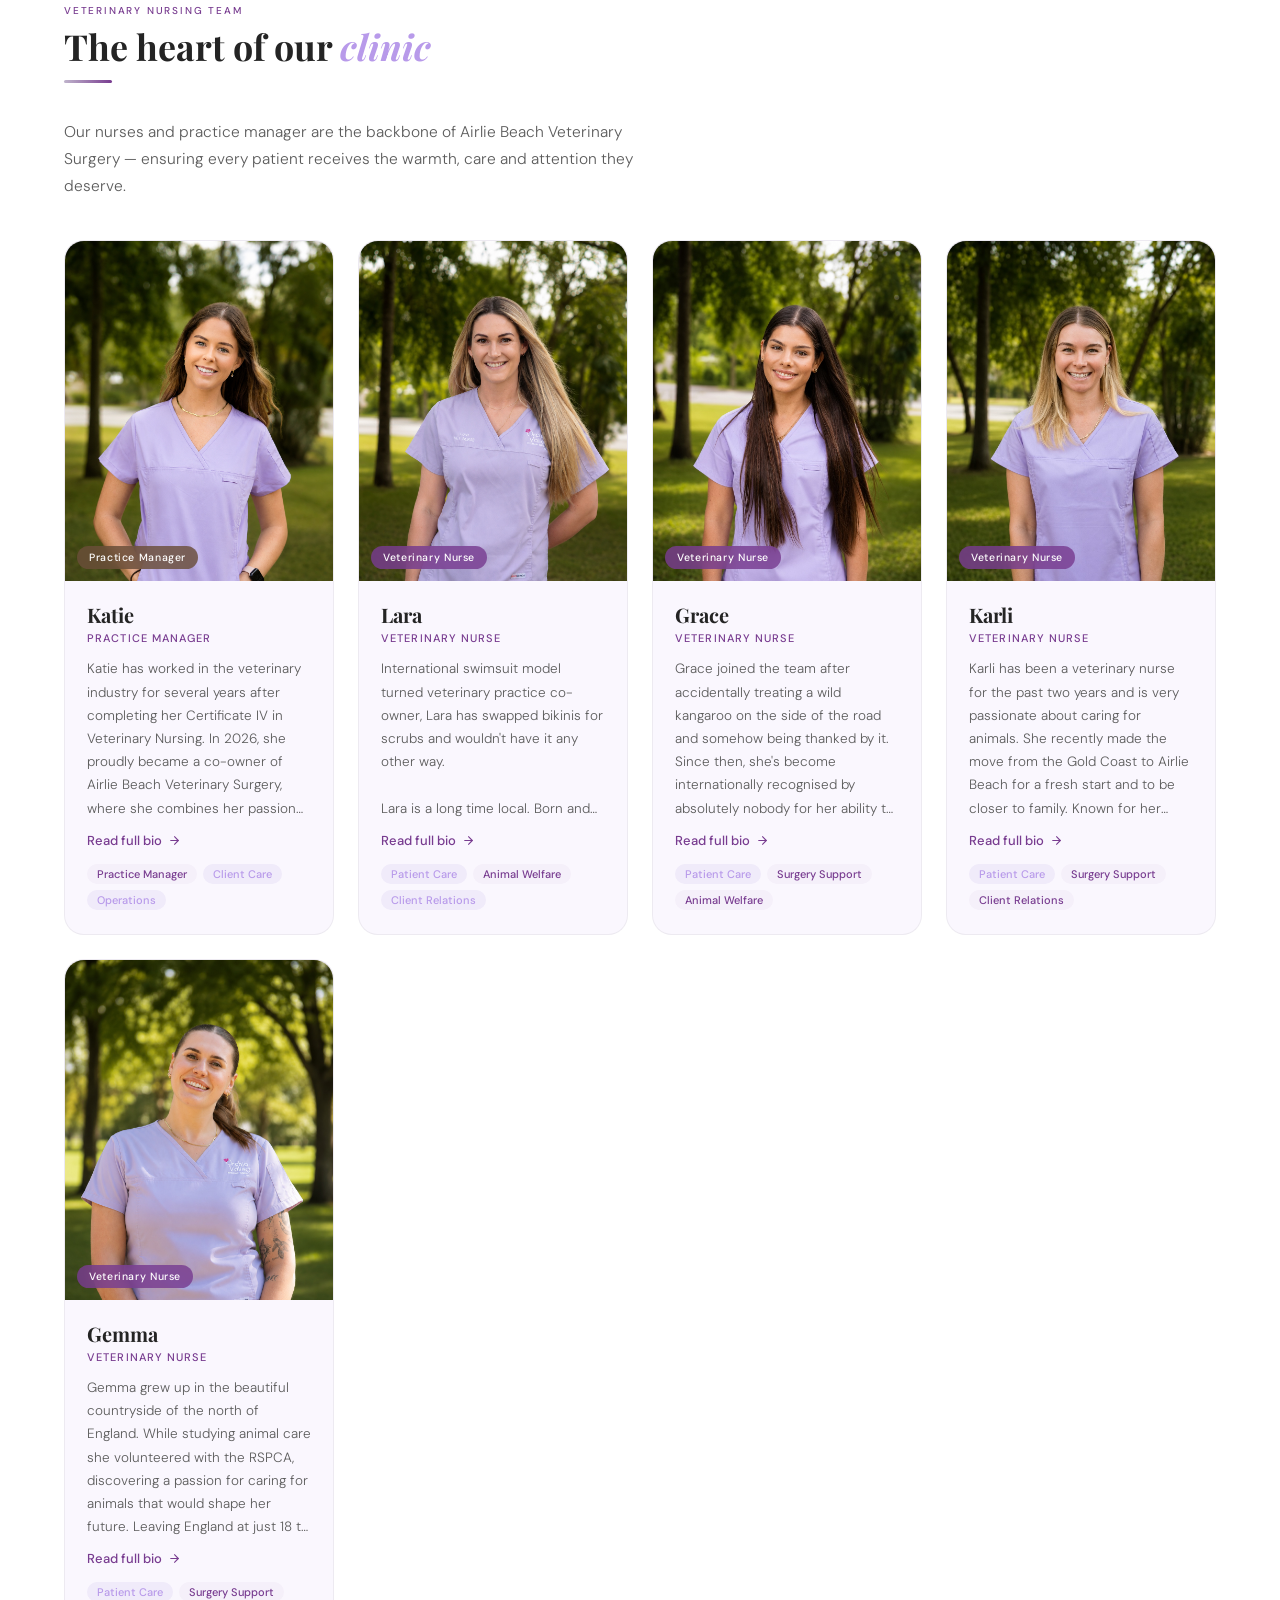
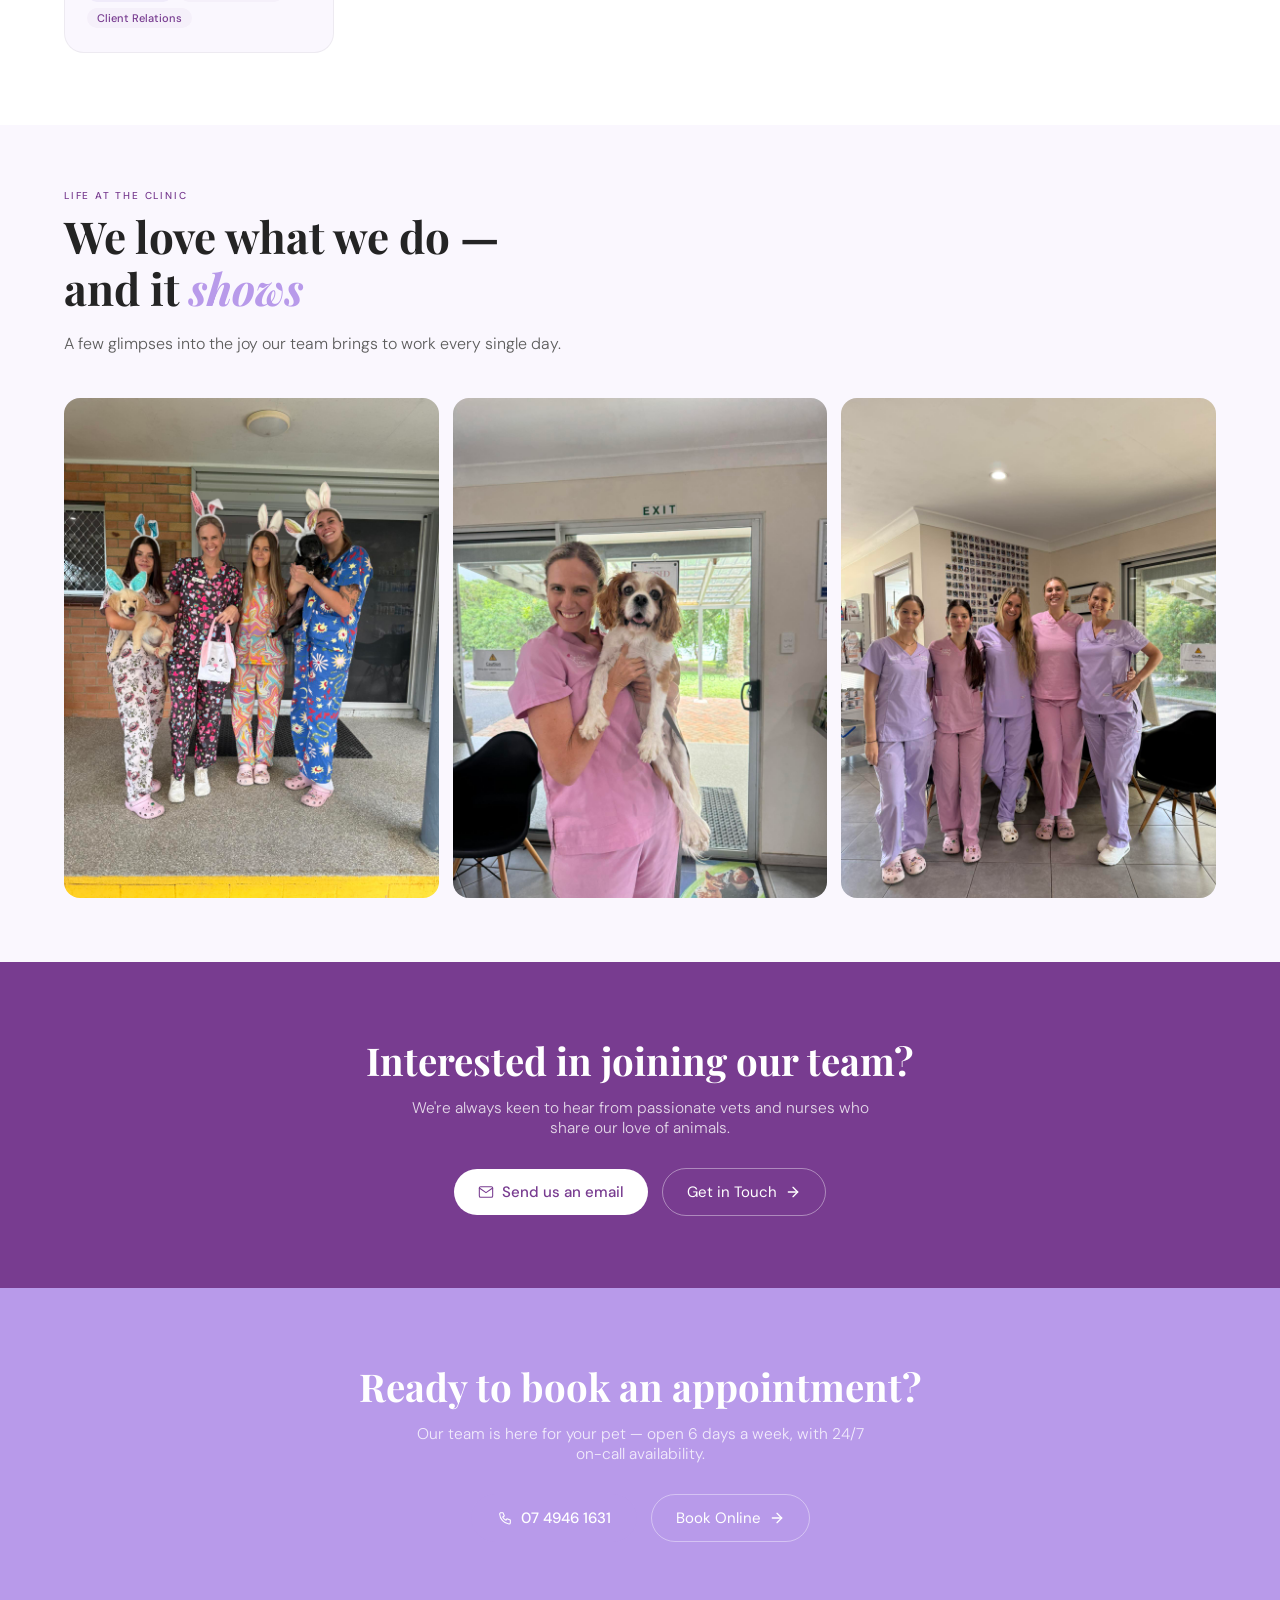
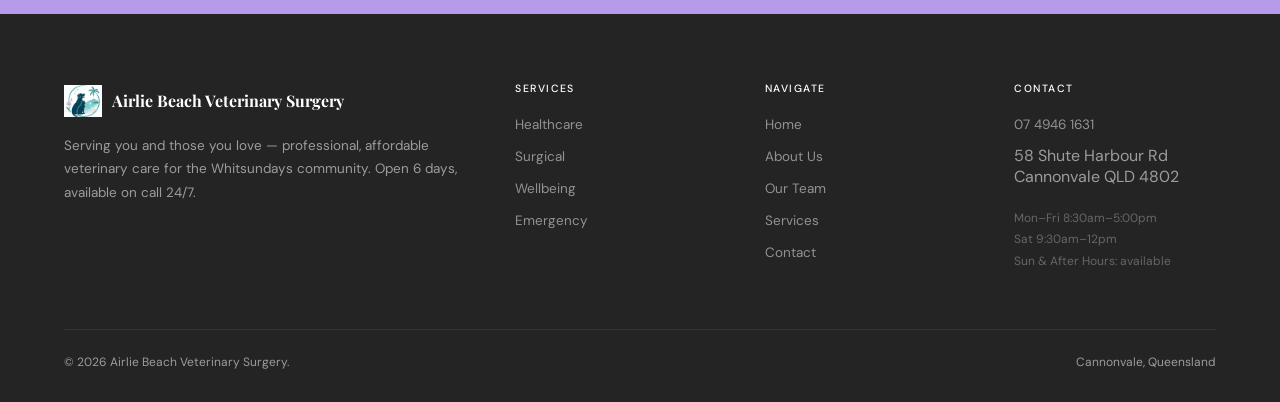
<file: team/index.html>
<!DOCTYPE html>
<html lang="en">
<head>
<meta charset="UTF-8">
<meta name="viewport" content="width=device-width, initial-scale=1.0">
<title>Meet Our Team | Airlie Beach Veterinary Surgery | Whitsundays Vets</title>
<link rel="preconnect" href="https://fonts.googleapis.com">
<link href="https://fonts.googleapis.com/css2?family=Playfair+Display:ital,wght@0,400;0,600;0,700;1,400&family=DM+Sans:opsz,wght@9..40,300;9..40,400;9..40,500&display=swap" rel="stylesheet">
<link rel="stylesheet" href="../css/global.css">
  <meta name="description" content="Meet Dr Tess, Dr Nat, Dr Macauley, Katie, Lara, Grace and Karly — the passionate team caring for pets across the Whitsundays.">
  <meta name="keywords" content="Dr Tess vet Airlie Beach, Dr Nat vet Whitsundays, Dr Macauley vet Airlie Beach, vet team Airlie Beach, Katie practice manager vet, Lara Grace Karly vet nurses Cannonvale">
  <meta name="robots" content="index, follow">
  <meta name="author" content="Airlie Beach Veterinary Surgery">
  <link rel="canonical" href="https://www.airliebeachveterinarysurgery.com.au/team/">
  <meta property="og:type" content="website">
  <meta property="og:url" content="https://www.airliebeachveterinarysurgery.com.au/team/">
  <meta property="og:title" content="Meet Our Team | Airlie Beach Veterinary Surgery">
  <meta property="og:description" content="Meet Dr Tess, Dr Nat, Dr Macauley, Katie, Lara, Grace and Karly — the passionate team caring for pets across the Whitsundays.">
  <meta property="og:image" content="https://www.airliebeachveterinarysurgery.com.au/images/team-full.jpg">
  <meta property="og:site_name" content="Airlie Beach Veterinary Surgery">
  <meta property="og:locale" content="en_AU">
  <meta name="twitter:card" content="summary_large_image">
  <meta name="twitter:title" content="Meet Our Team | Airlie Beach Veterinary Surgery">
  <meta name="twitter:description" content="Meet Dr Tess, Dr Nat, Dr Macauley, Katie, Lara, Grace and Karly — the passionate team caring for pets across the Whitsundays.">
  <meta name="twitter:image" content="https://www.airliebeachveterinarysurgery.com.au/images/team-full.jpg">
  <meta name="geo.region" content="AU-QLD">
  <meta name="geo.placename" content="Airlie Beach, Cannonvale, Whitsundays">
  <meta name="geo.position" content="-20.2747;148.7024">
  <meta name="ICBM" content="-20.2747, 148.7024">
  <script type="application/ld+json">
{
  "@context": "https://schema.org",
  "@type": "Person",
  "name": "Dr Tess",
  "jobTitle": "Veterinarian",
  "image": "https://airliebeachvets.com.au/images/team-tess.jpg",
  "worksFor": {
    "@type": "VeterinaryCare",
    "name": "Airlie Beach Veterinary Surgery",
    "url": "https://airliebeachvets.com.au"
  },
  "url": "https://airliebeachvets.com.au/team/"
}
</script>
<script type="application/ld+json">
{
  "@context": "https://schema.org",
  "@type": "Person",
  "name": "Dr Nat",
  "jobTitle": "Veterinarian",
  "image": "https://airliebeachvets.com.au/images/team-nat.jpg",
  "worksFor": {
    "@type": "VeterinaryCare",
    "name": "Airlie Beach Veterinary Surgery",
    "url": "https://airliebeachvets.com.au"
  },
  "url": "https://airliebeachvets.com.au/team/"
}
</script>
<script type="application/ld+json">
{
  "@context": "https://schema.org",
  "@type": "Person",
  "name": "Dr Macauley",
  "jobTitle": "Veterinarian",
  "image": "https://airliebeachvets.com.au/images/team-macauley.jpg",
  "worksFor": {
    "@type": "VeterinaryCare",
    "name": "Airlie Beach Veterinary Surgery",
    "url": "https://airliebeachvets.com.au"
  },
  "url": "https://airliebeachvets.com.au/team/"
}
</script>
  
  
  
  <script type="application/ld+json">
  {
  "@context": "https://schema.org",
  "@type": "BreadcrumbList",
  "itemListElement": [
    {
      "@type": "ListItem",
      "position": 1,
      "name": "Home",
      "item": "https://www.airliebeachveterinarysurgery.com.au/"
    },
    {
      "@type": "ListItem",
      "position": 2,
      "name": "Our Team",
      "item": "https://www.airliebeachveterinarysurgery.com.au/team/"
    }
  ]
}
  </script>
  <link rel="icon" type="image/x-icon" href="../favicon.ico">
  <link rel="icon" type="image/png" sizes="32x32" href="../images/favicon-32.png">
  <link rel="apple-touch-icon" sizes="180x180" href="../images/favicon-180.png">
  <meta name="theme-color" content="#b89aea">
</head>
<body><nav class="main">
  <a href="../" class="nbrand">
    <img src="../images/logo-icon.png" alt="Airlie Beach Veterinary Surgery" style="width:44px;height:44px;object-fit:contain;flex-shrink:0">
    <div><span class="nbname">Airlie Beach Veterinary Surgery</span></div>
  </a>
  <div class="nright">
    <ul class="nlist">
      <li class="nitem"><a href="../" class="nlink">Home</a></li>
      <li class="nitem ndrop">
        <button class="nlink">Services <span class="icon" style="width:14px;height:14px"><svg viewBox="0 0 24 24" fill="none" stroke="currentColor" stroke-width="2.2" stroke-linecap="round" stroke-linejoin="round"><polyline points="6 9 12 15 18 9"/></svg></span></button>
        <div class="ndmenu">
          <div class="ddsec"><div class="ddlbl">Healthcare</div>
            <a href="../services/#healthcare" class="ddlnk"><span class="icon" style="width:15px;height:15px"><svg viewBox="0 0 24 24" fill="none" stroke="currentColor" stroke-width="1.6" stroke-linecap="round" stroke-linejoin="round"><circle cx="11" cy="11" r="7"/><line x1="21" y1="21" x2="16.65" y2="16.65"/></svg></span> Health Checks &amp; Diagnostics</a>
            <a href="../services/#healthcare" class="ddlnk"><span class="icon" style="width:15px;height:15px"><svg viewBox="0 0 24 24" fill="none" stroke="currentColor" stroke-width="1.6" stroke-linecap="round" stroke-linejoin="round"><line x1="18" y1="2" x2="22" y2="6"/><path d="M7 11l4-4 7 7-4 4z"/><path d="M5 13L2 22l9-3"/></svg></span> Vaccinations &amp; Prevention</a>
            <a href="../services/#healthcare" class="ddlnk"><span class="icon" style="width:15px;height:15px"><svg viewBox="0 0 24 24" fill="none" stroke="currentColor" stroke-width="1.6" stroke-linecap="round" stroke-linejoin="round"><path d="M6 3v7a6 6 0 006 6 6 6 0 006-6V3"/><path d="M11 3H7"/><path d="M17 3h-4"/><circle cx="18" cy="16" r="2"/><path d="M20 16v2a4 4 0 01-4 4H8a4 4 0 01-4-4v-2"/></svg></span> Microchipping</a>
          </div>
          <div class="ddsec"><div class="ddlbl">Surgical</div>
            <a href="../services/#surgical" class="ddlnk"><span class="icon" style="width:15px;height:15px"><svg viewBox="0 0 24 24" fill="none" stroke="currentColor" stroke-width="1.6" stroke-linecap="round" stroke-linejoin="round"><path d="M19 3H9l-7 9 7 9h10a2 2 0 002-2V5a2 2 0 00-2-2z"/><line x1="12" y1="8" x2="12" y2="16"/><line x1="8" y1="12" x2="16" y2="12"/></svg></span> Desexing &amp; General Surgery</a>
            <a href="../services/#surgical" class="ddlnk"><span class="icon" style="width:15px;height:15px"><svg viewBox="0 0 24 24" fill="none" stroke="currentColor" stroke-width="1.6" stroke-linecap="round" stroke-linejoin="round"><path d="M17 10c.7-.7 1-1.6 1-2.5a3.5 3.5 0 00-5-3.2A3.5 3.5 0 008 7.5c0 .9.3 1.8 1 2.5L6.5 12.5A3.5 3.5 0 007 19a3.5 3.5 0 004.5-1 3.5 3.5 0 004.5 1 3.5 3.5 0 00.5-6.5L17 10z"/></svg></span> Orthopaedic Surgery</a>
            <a href="../services/#surgical" class="ddlnk"><span class="icon" style="width:15px;height:15px"><svg viewBox="0 0 24 24" fill="none" stroke="currentColor" stroke-width="1.6" stroke-linecap="round" stroke-linejoin="round"><path d="M10.29 3.86L1.82 18a2 2 0 001.71 3h16.94a2 2 0 001.71-3L13.71 3.86a2 2 0 00-3.42 0z"/><line x1="12" y1="9" x2="12" y2="13"/><line x1="12" y1="17" x2="12.01" y2="17"/></svg></span> Emergency Procedures</a>
          </div>
          <div class="ddsec"><div class="ddlbl">Wellbeing</div>
            <a href="../services/#wellbeing" class="ddlnk"><span class="icon" style="width:15px;height:15px"><svg viewBox="0 0 24 24" fill="none" stroke="currentColor" stroke-width="1.6" stroke-linecap="round" stroke-linejoin="round"><path d="M18 3a3 3 0 00-3 3l-7 7-1 4 4-1 7-7a3 3 0 000-6z"/><path d="M5 18a1 1 0 100 2 1 1 0 000-2z"/><path d="M5 18c0-2.8 1.7-5 4-5"/></svg></span> Grooming &amp; Nail Clipping</a>
            <a href="../services/#wellbeing" class="ddlnk"><span class="icon" style="width:15px;height:15px"><svg viewBox="0 0 24 24" fill="none" stroke="currentColor" stroke-width="1.6" stroke-linecap="round" stroke-linejoin="round"><path d="M21 15a2 2 0 01-2 2H7l-4 4V5a2 2 0 012-2h14a2 2 0 012 2z"/></svg></span> Behavioural &amp; Nutrition Advice</a>
            <a href="../puppy-school/" class="ddlnk"><span class="icon" style="width:15px;height:15px"><svg viewBox="0 0 24 24" fill="none" stroke="currentColor" stroke-width="1.6" stroke-linecap="round" stroke-linejoin="round"><path d="M10 5.5A2.5 2.5 0 015 5.5V4l1.5-1h7L15 4v1.5A2.5 2.5 0 0110 8v1"/><path d="M10 9c-4.4 0-7 2.9-7 7v1h14v-1c0-4.1-2.6-7-7-7z"/><circle cx="8" cy="13" r=".7" fill="currentColor"/><circle cx="12" cy="13" r=".7" fill="currentColor"/></svg></span> Puppy School</a>
          </div>
        </div>
      </li>
      <li class="nitem"><a href="../about/" class="nlink">About Us</a></li>
      <li class="nitem"><a href="../team/" class="nlink">Our Team</a></li>
      <li class="nitem"><a href="../contact/" class="nlink">Contact</a></li>
    </ul>
    <a href="tel:0749461631" class="nphone"><span class="icon" style="width:15px;height:15px"><svg viewBox="0 0 24 24" fill="none" stroke="currentColor" stroke-width="1.6" stroke-linecap="round" stroke-linejoin="round"><path d="M5 4h4l2 5-2.5 1.5a11 11 0 005 5L15 13l5 2v4a2 2 0 01-2 2A16 16 0 014 6a2 2 0 012-2"/></svg></span> 07 4946 1631</a>
    <a href="../contact/" class="ncta">Book Appointment</a>
  </div>
  <button class="nham" onclick="openDrawer()" aria-label="Open menu"><span class="icon" style="width:24px;height:24px"><svg viewBox="0 0 24 24" fill="none" stroke="currentColor" stroke-width="2" stroke-linecap="round" stroke-linejoin="round"><line x1="3" y1="6" x2="21" y2="6"/><line x1="3" y1="12" x2="21" y2="12"/><line x1="3" y1="18" x2="21" y2="18"/></svg></span></button>
</nav>
<div class="mdrawer" id="mdrawer" onclick="if(event.target===this)closeDrawer()">
  <div class="mpanel">
    <div class="mphead">
      <a href="../" class="nbrand">
        <img src="../images/logo-icon.png" alt="logo" style="width:36px;height:36px;object-fit:contain">
        <span class="nbname" style="font-size:13px">Airlie Beach Veterinary Surgery</span>
      </a>
      <button class="mpclose" onclick="closeDrawer()"><span class="icon" style="width:20px;height:20px"><svg viewBox="0 0 24 24" fill="none" stroke="currentColor" stroke-width="2.5" stroke-linecap="round" stroke-linejoin="round"><line x1="18" y1="6" x2="6" y2="18"/><line x1="6" y1="6" x2="18" y2="18"/></svg></span></button>
    </div>
    <div class="mplinks">
      <a href="../" class="mplink"><span class="icon" style="width:18px;height:18px"><svg viewBox="0 0 24 24" fill="none" stroke="currentColor" stroke-width="1.6" stroke-linecap="round" stroke-linejoin="round"><rect x="3" y="3" width="18" height="18" rx="2"/><path d="M3 9h18M9 21V9"/><rect x="12" y="13" width="4" height="5"/></svg></span> Home</a>
      <button class="mpacc" id="mpacc" onclick="this.classList.toggle('open');document.getElementById('mpsub').classList.toggle('open')">
        <span class="icon" style="width:18px;height:18px"><svg viewBox="0 0 24 24" fill="none" stroke="currentColor" stroke-width="1.6" stroke-linecap="round" stroke-linejoin="round"><path d="M19 3H9l-7 9 7 9h10a2 2 0 002-2V5a2 2 0 00-2-2z"/><line x1="12" y1="8" x2="12" y2="16"/><line x1="8" y1="12" x2="16" y2="12"/></svg></span> Services <span class="icon chev" style="width:16px;height:16px"><svg viewBox="0 0 24 24" fill="none" stroke="currentColor" stroke-width="2.2" stroke-linecap="round" stroke-linejoin="round"><polyline points="6 9 12 15 18 9"/></svg></span>
      </button>
      <div class="mpsub" id="mpsub">
        <a href="../services/#healthcare"><span class="icon" style="width:14px;height:14px"><svg viewBox="0 0 24 24" fill="none" stroke="currentColor" stroke-width="1.6" stroke-linecap="round" stroke-linejoin="round"><circle cx="11" cy="11" r="7"/><line x1="21" y1="21" x2="16.65" y2="16.65"/></svg></span> Health Checks</a>
        <a href="../services/#healthcare"><span class="icon" style="width:14px;height:14px"><svg viewBox="0 0 24 24" fill="none" stroke="currentColor" stroke-width="1.6" stroke-linecap="round" stroke-linejoin="round"><line x1="18" y1="2" x2="22" y2="6"/><path d="M7 11l4-4 7 7-4 4z"/><path d="M5 13L2 22l9-3"/></svg></span> Vaccinations</a>
        <a href="../services/#surgical"><span class="icon" style="width:14px;height:14px"><svg viewBox="0 0 24 24" fill="none" stroke="currentColor" stroke-width="1.6" stroke-linecap="round" stroke-linejoin="round"><path d="M19 3H9l-7 9 7 9h10a2 2 0 002-2V5a2 2 0 00-2-2z"/><line x1="12" y1="8" x2="12" y2="16"/><line x1="8" y1="12" x2="16" y2="12"/></svg></span> Surgery</a>
        <a href="../services/#surgical"><span class="icon" style="width:14px;height:14px"><svg viewBox="0 0 24 24" fill="none" stroke="currentColor" stroke-width="1.6" stroke-linecap="round" stroke-linejoin="round"><path d="M10.29 3.86L1.82 18a2 2 0 001.71 3h16.94a2 2 0 001.71-3L13.71 3.86a2 2 0 00-3.42 0z"/><line x1="12" y1="9" x2="12" y2="13"/><line x1="12" y1="17" x2="12.01" y2="17"/></svg></span> Emergency</a>
        <a href="../services/#wellbeing"><span class="icon" style="width:14px;height:14px"><svg viewBox="0 0 24 24" fill="none" stroke="currentColor" stroke-width="1.6" stroke-linecap="round" stroke-linejoin="round"><path d="M18 3a3 3 0 00-3 3l-7 7-1 4 4-1 7-7a3 3 0 000-6z"/><path d="M5 18a1 1 0 100 2 1 1 0 000-2z"/><path d="M5 18c0-2.8 1.7-5 4-5"/></svg></span> Grooming</a>
        <a href="../puppy-school/"><span class="icon" style="width:14px;height:14px"><svg viewBox="0 0 24 24" fill="none" stroke="currentColor" stroke-width="1.6" stroke-linecap="round" stroke-linejoin="round"><path d="M10 5.5A2.5 2.5 0 015 5.5V4l1.5-1h7L15 4v1.5A2.5 2.5 0 0110 8v1"/><path d="M10 9c-4.4 0-7 2.9-7 7v1h14v-1c0-4.1-2.6-7-7-7z"/></svg></span> Puppy School</a>
      </div>
      <a href="../about/" class="mplink"><span class="icon" style="width:18px;height:18px"><svg viewBox="0 0 24 24" fill="none" stroke="currentColor" stroke-width="1.6" stroke-linecap="round" stroke-linejoin="round"><path d="M20 21v-2a4 4 0 00-4-4H8a4 4 0 00-4 4v2"/><circle cx="12" cy="7" r="4"/></svg></span> About Us</a>
      <a href="../team/" class="mplink"><span class="icon" style="width:18px;height:18px"><svg viewBox="0 0 24 24" fill="none" stroke="currentColor" stroke-width="1.6" stroke-linecap="round" stroke-linejoin="round"><ellipse cx="6" cy="7" rx="1.8" ry="2.5"/><ellipse cx="10.5" cy="5.2" rx="1.5" ry="2.1"/><ellipse cx="15" cy="5.5" rx="1.5" ry="2.1"/><ellipse cx="18.5" cy="8" rx="1.6" ry="2.2"/><path d="M12 22c-4 0-7-2.5-7-6 0-1.5.8-3 2-4l1.5-1.5c.8-.8 2-1.3 3.5-1.3s2.7.5 3.5 1.3L17 12c1.2 1 2 2.5 2 4 0 3.5-3 6-7 6z"/></svg></span> Our Team</a>
      <a href="../contact/" class="mplink"><span class="icon" style="width:18px;height:18px"><svg viewBox="0 0 24 24" fill="none" stroke="currentColor" stroke-width="1.6" stroke-linecap="round" stroke-linejoin="round"><path d="M21 15a2 2 0 01-2 2H7l-4 4V5a2 2 0 012-2h14a2 2 0 012 2z"/></svg></span> Contact</a>
    </div>
    <div class="mpfooter">
      <a href="tel:0749461631" class="mptel"><span class="icon" style="width:16px;height:16px"><svg viewBox="0 0 24 24" fill="none" stroke="currentColor" stroke-width="1.6" stroke-linecap="round" stroke-linejoin="round"><path d="M5 4h4l2 5-2.5 1.5a11 11 0 005 5L15 13l5 2v4a2 2 0 01-2 2A16 16 0 014 6a2 2 0 012-2"/></svg></span> 07 4946 1631</a>
      <a href="../contact/" class="btnp">Book Appointment</a>
    </div>
  </div>
</div>
<script>
function openDrawer(){document.getElementById('mdrawer').style.display='block';requestAnimationFrame(()=>document.getElementById('mdrawer').classList.add('open'));document.body.style.overflow='hidden'}
function closeDrawer(){var d=document.getElementById('mdrawer');d.classList.remove('open');setTimeout(()=>{d.style.display='none';document.body.style.overflow=''},280)}
</script>
<div class="team-phdr">
  <img src="../images/team-full.jpg" alt="The Airlie Beach Veterinary Surgery team" class="team-phdr-img">
  <div class="team-phdr-overlay"></div>
  <div class="team-phdr-content">
    <div class="slbl">The People Behind the Care</div>
    <h1>Meet our <em>passionate</em><br>veterinary team</h1>
    <p>Vets, nurses and support staff who share one goal — exceptional care for every pet in the Whitsundays.</p>
  </div>
</div>

<div class="vals-strip">
  <div class="vs-item"><div class="vs-ico"><span class="icon" style="width:18px;height:18px"><svg viewBox="0 0 24 24" fill="none" stroke="currentColor" stroke-width="1.6" stroke-linecap="round" stroke-linejoin="round"><path d="M6 3v7a6 6 0 006 6 6 6 0 006-6V3"/><path d="M11 3H7"/><path d="M17 3h-4"/><circle cx="18" cy="16" r="2"/><path d="M20 16v2a4 4 0 01-4 4H8a4 4 0 01-4-4v-2"/></svg></span></div><div><h4>4 experienced vets</h4><p>Dr Tess, Dr Nat, Dr Mark &amp; Dr Macauley</p></div></div>
  <div class="vs-item"><div class="vs-ico"><span class="icon" style="width:18px;height:18px"><svg viewBox="0 0 24 24" fill="none" stroke="currentColor" stroke-width="1.6" stroke-linecap="round" stroke-linejoin="round"><path d="M20.84 4.61a5.5 5.5 0 00-7.78 0L12 5.67l-1.06-1.06a5.5 5.5 0 00-7.78 7.78l1.06 1.06L12 21.23l7.78-7.78 1.06-1.06a5.5 5.5 0 000-7.78z"/></svg></span></div><div><h4>Genuine animal lovers</h4><p>Every team member chose this for love of animals</p></div></div>
  <div class="vs-item"><div class="vs-ico"><span class="icon" style="width:18px;height:18px"><svg viewBox="0 0 24 24" fill="none" stroke="currentColor" stroke-width="1.6" stroke-linecap="round" stroke-linejoin="round"><path d="M22 11.08V12a10 10 0 11-5.93-9.14"/><polyline points="22 4 12 14.01 9 11.01"/></svg></span></div><div><h4>30+ years combined</h4><p>Decades of expertise in the Whitsundays</p></div></div>
  <div class="vs-item"><div class="vs-ico"><span class="icon" style="width:18px;height:18px"><svg viewBox="0 0 24 24" fill="none" stroke="currentColor" stroke-width="1.6" stroke-linecap="round" stroke-linejoin="round"><circle cx="12" cy="12" r="9"/><polyline points="12 7 12 12 15.5 14"/></svg></span></div><div><h4>Open 6 days</h4><p>Available on call 24/7 for urgent care</p></div></div>
</div>

<section class="team-sec">
  <span class="sec-label">Our Veterinarians</span>
  <h2 class="sec-title">The vets who care for your <em>beloved pets</em></h2>
  <div class="sec-div"></div>
  <div class="team-grid vets">
<div class="tc">
    <div class="tc-photo">
      <img src="../images/team-tess.jpg" alt="Dr Tess, Veterinarian at Airlie Beach Veterinary Surgery" style="object-position:center 20%" loading="lazy">
      <span class="tc-badge vet">Veterinarian</span>
    </div>
    <div class="tc-body">
      <div class="tc-name">Dr Tess</div>
      <div class="tc-role">Veterinarian</div>
      <p class="tc-bio">Growing up next door to the veterinary practice her father owned in Clermont, Central Queensland, Dr Tess has lived and breathed the veterinary profession her entire life. After graduating with First Class Honours from the University of Queensland in 2004, she dedicated her career to caring for the animals of North Queensland.<br><br>Tess has a long association with Orchid Valley Veterinary Surgery, completing her first locum there in 2006. Dr Mark Williams first worked alongside her father when Tess was a young girl, and Mark and Kath have remained close family friends ever since. It made becoming one of the co-owners of Airlie Beach Veterinary Surgery in 2026 particularly special, as they passed the baton after more than 30 years of caring for the Whitsunday community.<br><br>Before relocating to the beautiful Whitsundays in early 2024, Tess co-owned a mixed veterinary practice with her father in Clermont. She is incredibly proud of the team she works alongside every day. Tess has fallen in love with the Whitsundays, its wonderful community and the incredible clients and their much loved pets she has the privilege of caring for each day.<br><br>Her greatest passion is building lifelong relationships with families and being the trusted family veterinarian they can rely on through every stage of their pet's life, celebrating the happy moments and supporting them through the difficult ones.<br><br>When she's not at work, you'll usually find Tess with her husband, John, their two children, Alana and Peter, and their miniature dachshund, Jelly Bean, either working on their family cattle property, Mt McConnel, or making the most of everything the Whitsundays has to offer.</p>
      <button class="tc-more" type="button" data-name="Dr Tess Salmond" data-cred="BVSc (Hons) &middot; Veterinarian">Read full bio <svg viewBox="0 0 24 24" fill="none" stroke="currentColor" stroke-width="2" stroke-linecap="round" stroke-linejoin="round" style="width:13px;height:13px"><line x1="5" y1="12" x2="19" y2="12"/><polyline points="12 5 19 12 12 19"/></svg></button>
      <div class="tc-tags"><span class="tc-tag tl">Dogs &amp; Cats</span><span class="tc-tag tl">Surgery</span><span class="tc-tag ">Medicine</span></div>
    </div>
  </div>
<div class="tc">
    <div class="tc-photo">
      <img src="../images/team-nat.jpg" alt="Dr Nat, Veterinarian at Airlie Beach Veterinary Surgery" style="object-position:center 20%" loading="lazy">
      <span class="tc-badge vet">Veterinarian</span>
    </div>
    <div class="tc-body">
      <div class="tc-name">Dr Nat</div>
      <div class="tc-role">Veterinarian</div>
      <p class="tc-bio">Born and raised in Mildura and Far West NSW, Dr Nat was exposed to a wide range of animals and had tunnel vision to become a Veterinarian from a young age. Finishing school in 2012, he was accepted into the newly established Adelaide Veterinary program at Roseworthy. Taking a gap year in 2015 and working in agriculture in both North West Victoria and the Northern Territory helped further drive his passion to fulfill a career in Veterinary Medicine.<br><br>Graduating in 2019, Nat returned to his hometown of Mildura and worked in a busy Mixed practice. Thanks to a global pandemic and distancing restrictions, it was 6 months before he was able to connect an owner's face to their pet. Additionally, due to the pandemic travel restrictions, referral for more complex issues wasn't an easy option, and this quickly developed his surgical and medicine skills.<br><br>In 2024, Nat first started locuming for Dr Mark Williams at Orchid Valley Vets. Like many, he quickly fell in love with the region and came back as often as he could. Given the option to buy into the clinic in 2026, Nat took the opportunity with both hands and is incredibly thankful to have such a talented team to work alongside.<br><br>Inside Veterinary Medicine, Nat has a strong interest in Internal Medicine and is currently undertaking further study in this area. He also has a passion for avian medicine and has done further research in both nutrition and respiratory diseases in birds. Outside of work, Nat enjoys spending time outdoors and exploring all the Whitsundays has to offer.</p>
      <button class="tc-more" type="button" data-name="Dr Nat" data-cred="Veterinarian">Read full bio <svg viewBox="0 0 24 24" fill="none" stroke="currentColor" stroke-width="2" stroke-linecap="round" stroke-linejoin="round" style="width:13px;height:13px"><line x1="5" y1="12" x2="19" y2="12"/><polyline points="12 5 19 12 12 19"/></svg></button>
      <div class="tc-tags"><span class="tc-tag tl">Preventive Care</span><span class="tc-tag tl">Dogs &amp; Cats</span><span class="tc-tag ">Education</span> <span class="tc-tag ">Surgery</span> <span class="tc-tag ">Medicine</span></div>
    </div>
  </div>
<div class="tc">
    <div class="tc-photo">
      <img src="../images/team-macauley.jpg" alt="Dr Macauley, Veterinarian at Airlie Beach Veterinary Surgery" style="object-position:center 20%" loading="lazy">
      <span class="tc-badge vet">Veterinarian</span>
    </div>
    <div class="tc-body">
      <div class="tc-name">Dr Macauley</div>
      <div class="tc-role">Veterinarian</div>
      <p class="tc-bio">Growing up on the Capricorn Coast, Dr Macauley was surrounded by animals and the outdoors from an early age. Whether exploring the bush or spending time on the water, animals were always a big part of his life. Attending an agriculturally focused high school further developed his passion for animal health and set him on the path to becoming a veterinarian.<br><br>After graduating from James Cook University in 2025, Macauley developed a strong interest in North Queensland veterinary medicine, particularly tropical disease management and clinical pathology. He enjoys working through challenging cases, understanding what is happening beneath the surface, and using this knowledge to provide the best possible care for his patients.<br><br>He is passionate about continuing to learn and providing thoughtful, evidence-based veterinary care to the North Queensland community.<br><br>Outside of work, Macauley enjoys fishing, boating and exploring the outdoors. At home, he has a crazy dog named Jimmy, and a pet barramundi named Walter.</p>
      <button class="tc-more" type="button" data-name="Dr Macauley" data-cred="Veterinarian">Read full bio <svg viewBox="0 0 24 24" fill="none" stroke="currentColor" stroke-width="2" stroke-linecap="round" stroke-linejoin="round" style="width:13px;height:13px"><line x1="5" y1="12" x2="19" y2="12"/><polyline points="12 5 19 12 12 19"/></svg></button>
      <div class="tc-tags"><span class="tc-tag tl">Dogs &amp; Cats</span><span class="tc-tag tl">Surgery</span><span class="tc-tag ">General Practice</span><span class="tc-tag ">Medicine</span></div>
    </div>
  </div>

<div class="tc">
    <div class="tc-photo">
      <img src="../images/team-mark.jpg" alt="Dr Mark, Veterinarian at Airlie Beach Veterinary Surgery" style="object-position:center 20%" loading="lazy">
      <span class="tc-badge vet">Veterinarian</span>
    </div>
    <div class="tc-body">
      <div class="tc-name">Dr Mark</div>
      <div class="tc-role">Veterinarian</div>
      <p class="tc-bio">Dr Mark Williams graduated from the University of Queensland a few moons ago now and has dedicated his career to caring for the pets and people of the Whitsundays. As the owner of Orchid Valley Veterinary Surgery for more than 30 years, Mark has selflessly served the local community with unwavering compassion, kindness and an extraordinary commitment to his patients. For countless families, he has been their trusted veterinarian across generations.<br><br>Now, as Airlie Beach Veterinary Surgery begins its next chapter, Mark has handed over the reins but thankfully hasn't gone too far. He continues to work part time in the clinic, sharing his wealth of knowledge and experience while gradually transitioning into a well deserved new chapter of life.<br><br>Outside of the clinic, Mark is married to his much better half, Kath, and together they have raised four wonderful children and are now incredibly proud grandparents. At home, he happily answers to the real boss of the household, Edith, his much adored Australian Bulldog, who keeps him firmly in his place.<br><br>When he's not caring for animals or spoiling the grandchildren, you'll often find Mark planning his next travel adventure or tending to his ever growing herd of goats, proving that retirement is really just another excuse to collect more animals.<br><br>We feel incredibly fortunate that Mark continues to be part of the Airlie Beach Veterinary Surgery family, where his wisdom, gentle nature and genuine love for both animals and people remain an invaluable part of our team.</p>
      <button class="tc-more" type="button" data-name="Dr Mark Williams" data-cred="Veterinarian">Read full bio <svg viewBox="0 0 24 24" fill="none" stroke="currentColor" stroke-width="2" stroke-linecap="round" stroke-linejoin="round" style="width:13px;height:13px"><line x1="5" y1="12" x2="19" y2="12"/><polyline points="12 5 19 12 12 19"/></svg></button>
      <div class="tc-tags">
        <span class="tc-tag tl">Preventive Care</span>
        <span class="tc-tag tl">Surgery</span>
        <span class="tc-tag">All Species</span>
      </div>
    </div>
  </div>
</div>
</section>

<section class="team-sec">
  <span class="sec-label">Veterinary Nursing Team</span>
  <h2 class="sec-title">The heart of our <em>clinic</em></h2>
  <div class="sec-div"></div>
  <p style="font-size:15.5px;font-weight:300;color:var(--mid);line-height:1.75;max-width:580px;margin-bottom:40px">Our nurses and practice manager are the backbone of Airlie Beach Veterinary Surgery — ensuring every patient receives the warmth, care and attention they deserve.</p>
  <div class="team-grid nurses">
<div class="tc">
    <div class="tc-photo">
      <img src="../images/team-katie.jpg" alt="Katie, Practice Manager at Airlie Beach Veterinary Surgery" style="object-position:center 20%" loading="lazy">
      <span class="tc-badge manager">Practice Manager</span>
    </div>
    <div class="tc-body">
      <div class="tc-name">Katie</div>
      <div class="tc-role">Practice Manager</div>
      <p class="tc-bio">Katie has worked in the veterinary industry for several years after completing her Certificate IV in Veterinary Nursing. In 2026, she proudly became a co-owner of Airlie Beach Veterinary Surgery, where she combines her passion for animal care with creating a welcoming and supportive experience for every client and pet.<br><br>As Practice Manager, Katie loves working alongside the team to ensure the clinic runs smoothly while helping families feel confident that their pets are receiving the very best care. She is passionate about building lasting relationships with clients and creating a positive environment for both the team and the community.<br><br>Outside of work, Katie enjoys spending time with her partner, Callum, keeping active, exploring the Whitsundays, and making memories with her Border Collie, Cash, and her cheeky cat, Grey Goose.</p>
      <button class="tc-more" type="button" data-name="Katie Cousins" data-cred="Practice Manager">Read full bio <svg viewBox="0 0 24 24" fill="none" stroke="currentColor" stroke-width="2" stroke-linecap="round" stroke-linejoin="round" style="width:13px;height:13px"><line x1="5" y1="12" x2="19" y2="12"/><polyline points="12 5 19 12 12 19"/></svg></button>
      <div class="tc-tags"><span class="tc-tag ">Practice Manager</span><span class="tc-tag tl">Client Care</span><span class="tc-tag tl">Operations</span></div>
    </div>
  </div>
<div class="tc">
    <div class="tc-photo">
      <img src="../images/team-lara.jpg" alt="Lara, Veterinary Nurse at Airlie Beach Veterinary Surgery" style="object-position:center 20%" loading="lazy">
      <span class="tc-badge nurse">Veterinary Nurse</span>
    </div>
    <div class="tc-body">
      <div class="tc-name">Lara</div>
      <div class="tc-role">Veterinary Nurse</div>
      <p class="tc-bio">International swimsuit model turned veterinary practice co-owner, Lara has swapped bikinis for scrubs and wouldn't have it any other way.<br><br>Lara is a long time local. Born and bred in the Whitsundays, she moved south for a few years and travelled before returning to Airlie Beach and deciding that this would always be home.<br><br>A familiar face to many local families, Lara has a long association with Orchid Valley Veterinary Surgery. She first walked through the clinic doors as a child, and has since spent the past 13 years working as part of the team. Becoming a co-owner of Airlie Beach Veterinary Surgery is a natural next chapter in a place that has always felt like home.<br><br>While she may be known for turning heads, she's far more than just a pretty face. Lara is the organisational powerhouse behind the scenes, keeping the wheels turning, solving problems before anyone else notices them, and making sure the clinic runs like a well oiled machine. She's also quite possibly the world's friendliest person. If you've met Lara, you'll know that her smile is genuine, her laugh is contagious and she'll happily chat to absolutely anyone.<br><br>When she's not at the practice, Lara is married to the world's luckiest man, Anton. Together they have two beautiful children, who keep life wonderfully busy. Their family is completed by Rudy, an oversized Irish Wolfhound X who is completely convinced he's a lap dog, and Bandit, Lara's beloved retired heart horse (who also believes he is a lap dog).<br><br>Whether she's welcoming clients, supporting the team behind the scenes or making everyone around her feel at home, Lara brings warmth, positivity and an infectious energy to Airlie Beach Veterinary Surgery every single day.</p>
      <button class="tc-more" type="button" data-name="Lara" data-cred="Veterinary Nurse">Read full bio <svg viewBox="0 0 24 24" fill="none" stroke="currentColor" stroke-width="2" stroke-linecap="round" stroke-linejoin="round" style="width:13px;height:13px"><line x1="5" y1="12" x2="19" y2="12"/><polyline points="12 5 19 12 12 19"/></svg></button>
      <div class="tc-tags"><span class="tc-tag tl">Patient Care</span><span class="tc-tag ">Animal Welfare</span><span class="tc-tag tl">Client Relations</span></div>
    </div>
  </div>
<div class="tc">
    <div class="tc-photo">
      <img src="../images/team-grace.jpg" alt="Grace, Veterinary Nurse at Airlie Beach Veterinary Surgery" style="object-position:center 20%" loading="lazy">
      <span class="tc-badge nurse">Veterinary Nurse</span>
    </div>
    <div class="tc-body">
      <div class="tc-name">Grace</div>
      <div class="tc-role">Veterinary Nurse</div>
      <p class="tc-bio">Grace joined the team after accidentally treating a wild kangaroo on the side of the road and somehow being thanked by it. Since then, she's become internationally recognised by absolutely nobody for her ability to identify dog breeds from 500 metres away and convince every clinic patient that she's carrying treats.<br><br>Outside of work, Grace spends her time negotiating peace treaties between alpacas and sheep, hand-feeding ducks that definitely don't need feeding, and apologising to spiders before relocating them. She firmly believes every animal is a "good boy" or "good girl", including the ones that could probably outrun or eat her.<br><br>Her long-term career goal is to own enough animals that Google Maps labels her property as a wildlife park. Until then, she'll happily settle for giving your pets plenty of cuddles and pretending not to notice when they steal her stethoscope.</p>
      <button class="tc-more" type="button" data-name="Grace" data-cred="Veterinary Nurse">Read full bio <svg viewBox="0 0 24 24" fill="none" stroke="currentColor" stroke-width="2" stroke-linecap="round" stroke-linejoin="round" style="width:13px;height:13px"><line x1="5" y1="12" x2="19" y2="12"/><polyline points="12 5 19 12 12 19"/></svg></button>
      <div class="tc-tags"><span class="tc-tag tl">Patient Care</span><span class="tc-tag ">Surgery Support</span><span class="tc-tag ">Animal Welfare</span></div>
    </div>
  </div>
<div class="tc">
    <div class="tc-photo">
      <img src="../images/team-karly.jpg" alt="Karly, Veterinary Nurse at Airlie Beach Veterinary Surgery" style="object-position:center 20%" loading="lazy">
      <span class="tc-badge nurse">Veterinary Nurse</span>
    </div>
    <div class="tc-body">
      <div class="tc-name">Karli</div>
      <div class="tc-role">Veterinary Nurse</div>
      <p class="tc-bio">Karli has been a veterinary nurse for the past two years and is very passionate about caring for animals. She recently made the move from the Gold Coast to Airlie Beach for a fresh start and to be closer to family. Known for her can-do attitude and caring nature, Karli strives to make every pet and their owner feel comfortable, supported, and well cared for. She has a special soft spot for Jack Russells, whose big personalities and endless energy never fail to make her smile.</p>
      <button class="tc-more" type="button" data-name="Karli" data-cred="Veterinary Nurse">Read full bio <svg viewBox="0 0 24 24" fill="none" stroke="currentColor" stroke-width="2" stroke-linecap="round" stroke-linejoin="round" style="width:13px;height:13px"><line x1="5" y1="12" x2="19" y2="12"/><polyline points="12 5 19 12 12 19"/></svg></button>
      <div class="tc-tags"><span class="tc-tag tl">Patient Care</span><span class="tc-tag ">Surgery Support</span><span class="tc-tag ">Client Relations</span></div>
    </div>
  </div>
    <div class="tc">
    <div class="tc-photo">
      <img src="../images/team-gemma.jpg" alt="Gemma, Veterinary Nurse at Airlie Beach Veterinary Surgery" style="object-position:center 20%" loading="lazy">
      <span class="tc-badge nurse">Veterinary Nurse</span>
    </div>
    <div class="tc-body">
      <div class="tc-name">Gemma</div>
      <div class="tc-role">Veterinary Nurse</div>
      <p class="tc-bio">Gemma grew up in the beautiful countryside of the north of England. While studying animal care she volunteered with the RSPCA, discovering a passion for caring for animals that would shape her future. Leaving England at just 18 to travel the world didn't change that passion. From working in animal shelters in New Zealand to pet sitting in Canada, animals have always been at the heart of her journey.<br><br>After moving to Airlie Beach, Gemma's veterinary career really began to flourish. Her warm personality and dedication earned her a position at Orchid Valley Vets. Although she spent a short time living in Western Australia, she missed both her team and the community too much so returned home to Airlie Beach Vets. Her compassion and genuine love for animals help both pets and their owners feel comfortable and cared for.<br><br>Outside of work, Gemma cares for her rescue dog and her boyfriend who is also kept on a tight leash. When she's not caring for animals, she's expressing her creativity through painting and cooking.</p>
      <button class="tc-more" type="button" data-name="Gemma" data-cred="Veterinary Nurse">Read full bio <svg viewBox="0 0 24 24" fill="none" stroke="currentColor" stroke-width="2" stroke-linecap="round" stroke-linejoin="round" style="width:13px;height:13px"><line x1="5" y1="12" x2="19" y2="12"/><polyline points="12 5 19 12 12 19"/></svg></button>
      <div class="tc-tags"><span class="tc-tag tl">Patient Care</span><span class="tc-tag ">Surgery Support</span><span class="tc-tag ">Client Relations</span></div>
    </div>
  </div>
</div>
</section>

<section class="gallery-sec">
  <span class="sec-label">Life at the Clinic</span>
  <h2 class="stitle">We love what we do —<br>and it <em>shows</em></h2>
  <p class="ssub" style="margin-bottom:0">A few glimpses into the joy our team brings to work every single day.</p>
  <div class="gal-grid">
    <div class="gal-img"><img src="../images/team-easter.jpg" alt="Team celebrating Easter" loading="lazy" style="object-position:center 8%"></div>
    <div class="gal-img"><img src="../images/team-cavalier.jpg" alt="Team member with Cavalier" loading="lazy" style="object-position:center 12%"></div>
    <div class="gal-img"><img src="../images/team-lilac-scrubs.jpg" alt="Nursing team in lilac scrubs" loading="lazy" style="object-position:center 8%"></div>
  </div>
</section>

<div class="cta-lilac">
  <h2>Interested in joining our team?</h2>
  <p>We're always keen to hear from passionate vets and nurses who share our love of animals.</p>
  <div class="cta-btns">
    <a href="mailto:hello@airliebeachveterinarysurgery.com.au" class="btnw" style="color:var(--lilacd)"><span class="icon" style="width:16px;height:16px"><svg viewBox="0 0 24 24" fill="none" stroke="currentColor" stroke-width="1.6" stroke-linecap="round" stroke-linejoin="round"><path d="M4 4h16c1.1 0 2 .9 2 2v12c0 1.1-.9 2-2 2H4c-1.1 0-2-.9-2-2V6c0-1.1.9-2 2-2z"/><polyline points="22,6 12,13 2,6"/></svg></span> Send us an email</a>
    <a href="../contact/" class="btn-ghost">Get in Touch <span class="icon" style="width:16px;height:16px"><svg viewBox="0 0 24 24" fill="none" stroke="currentColor" stroke-width="2" stroke-linecap="round" stroke-linejoin="round"><line x1="5" y1="12" x2="19" y2="12"/><polyline points="12 5 19 12 12 19"/></svg></span></a>
  </div>
</div>

<div class="cta-sage">
  <h2>Ready to book an appointment?</h2>
  <p>Our team is here for your pet — open 6 days a week, with 24/7 on-call availability.</p>
  <div class="cta-btns">
    <a href="tel:0749461631" class="btnp"><span class="icon" style="width:16px;height:16px"><svg viewBox="0 0 24 24" fill="none" stroke="currentColor" stroke-width="1.6" stroke-linecap="round" stroke-linejoin="round"><path d="M5 4h4l2 5-2.5 1.5a11 11 0 005 5L15 13l5 2v4a2 2 0 01-2 2A16 16 0 014 6a2 2 0 012-2"/></svg></span> 07 4946 1631</a>
    <a href="../contact/" class="btn-ghost">Book Online <span class="icon" style="width:16px;height:16px"><svg viewBox="0 0 24 24" fill="none" stroke="currentColor" stroke-width="2" stroke-linecap="round" stroke-linejoin="round"><line x1="5" y1="12" x2="19" y2="12"/><polyline points="12 5 19 12 12 19"/></svg></span></a>
  </div>
</div><div class="tmodal" id="tmodal" aria-hidden="true">
  <div class="tmodal-panel" role="dialog" aria-modal="true" aria-labelledby="tmName">
    <button class="tmodal-close" id="tmClose" aria-label="Close">
      <svg viewBox="0 0 24 24" fill="none" stroke="currentColor" stroke-width="2" stroke-linecap="round" stroke-linejoin="round" style="width:20px;height:20px"><line x1="18" y1="6" x2="6" y2="18"/><line x1="6" y1="6" x2="18" y2="18"/></svg>
    </button>
    <div class="tmodal-name" id="tmName"></div>
    <div class="tmodal-cred" id="tmCred"></div>
    <div class="tmodal-bio" id="tmBio"></div>
  </div>
</div>
<script>
(function(){
  var modal=document.getElementById('tmodal');
  var mN=document.getElementById('tmName'), mC=document.getElementById('tmCred'), mB=document.getElementById('tmBio');
  function openM(card,btn){
    mN.textContent=btn.getAttribute('data-name')||card.querySelector('.tc-name').textContent;
    mC.innerHTML=btn.getAttribute('data-cred')||card.querySelector('.tc-role').textContent;
    mB.innerHTML=card.querySelector('.tc-bio').innerHTML;
    modal.classList.add('open'); modal.setAttribute('aria-hidden','false'); document.body.style.overflow='hidden';
  }
  function closeM(){ modal.classList.remove('open'); modal.setAttribute('aria-hidden','true'); document.body.style.overflow=''; }
  document.querySelectorAll('.tc-more').forEach(function(btn){
    btn.addEventListener('click', function(){ openM(btn.closest('.tc'), btn); });
  });
  function checkClamp(){
    document.querySelectorAll('.tc-more').forEach(function(btn){
      var bio=btn.closest('.tc').querySelector('.tc-bio');
      btn.style.display = (bio.scrollHeight > bio.clientHeight + 2) ? 'inline-flex' : 'none';
    });
  }
  window.addEventListener('load', checkClamp);
  window.addEventListener('resize', checkClamp);
  modal.addEventListener('click', function(e){ if(e.target===modal) closeM(); });
  document.getElementById('tmClose').addEventListener('click', closeM);
  document.addEventListener('keydown', function(e){ if(e.key==='Escape') closeM(); });
})();
</script>
<footer>
  <div class="fgrid">
    <div>
      <div class="flogo">
        <img src="../images/logo-icon.png" alt="Airlie Beach Veterinary Surgery" style="width:38px;height:38px;object-fit:contain">
        <span class="fbrand">Airlie Beach Veterinary Surgery</span>
      </div>
      <p class="fdesc">Serving you and those you love — professional, affordable veterinary care for the Whitsundays community. Open 6 days, available on call 24/7.</p>
    </div>
    <div><div class="fhd">Services</div><ul class="flinks"><li><a href="../services/#healthcare">Healthcare</a></li><li><a href="../services/#surgical">Surgical</a></li><li><a href="../services/#wellbeing">Wellbeing</a></li><li><a href="../services/#surgical">Emergency</a></li></ul></div>
    <div><div class="fhd">Navigate</div><ul class="flinks"><li><a href="../">Home</a></li><li><a href="../about/">About Us</a></li><li><a href="../team/">Our Team</a></li><li><a href="../services/">Services</a></li><li><a href="../contact/">Contact</a></li></ul></div>
    <div><div class="fhd">Contact</div><ul class="flinks"><li><a href="tel:0749461631">07 4946 1631</a></li><li>58 Shute Harbour Rd<br>Cannonvale QLD 4802</li><li style="margin-top:10px;color:rgba(255,255,255,.3);font-size:12px;line-height:1.8">Mon–Fri 8:30am–5:00pm<br>Sat 9:30am–12pm<br>Sun &amp; After Hours: available</li></ul></div>
  </div>
  <div class="fbot"><span>&copy; 2026 Airlie Beach Veterinary Surgery.</span><span>Cannonvale, Queensland</span></div>
</footer></body></html>
</file>
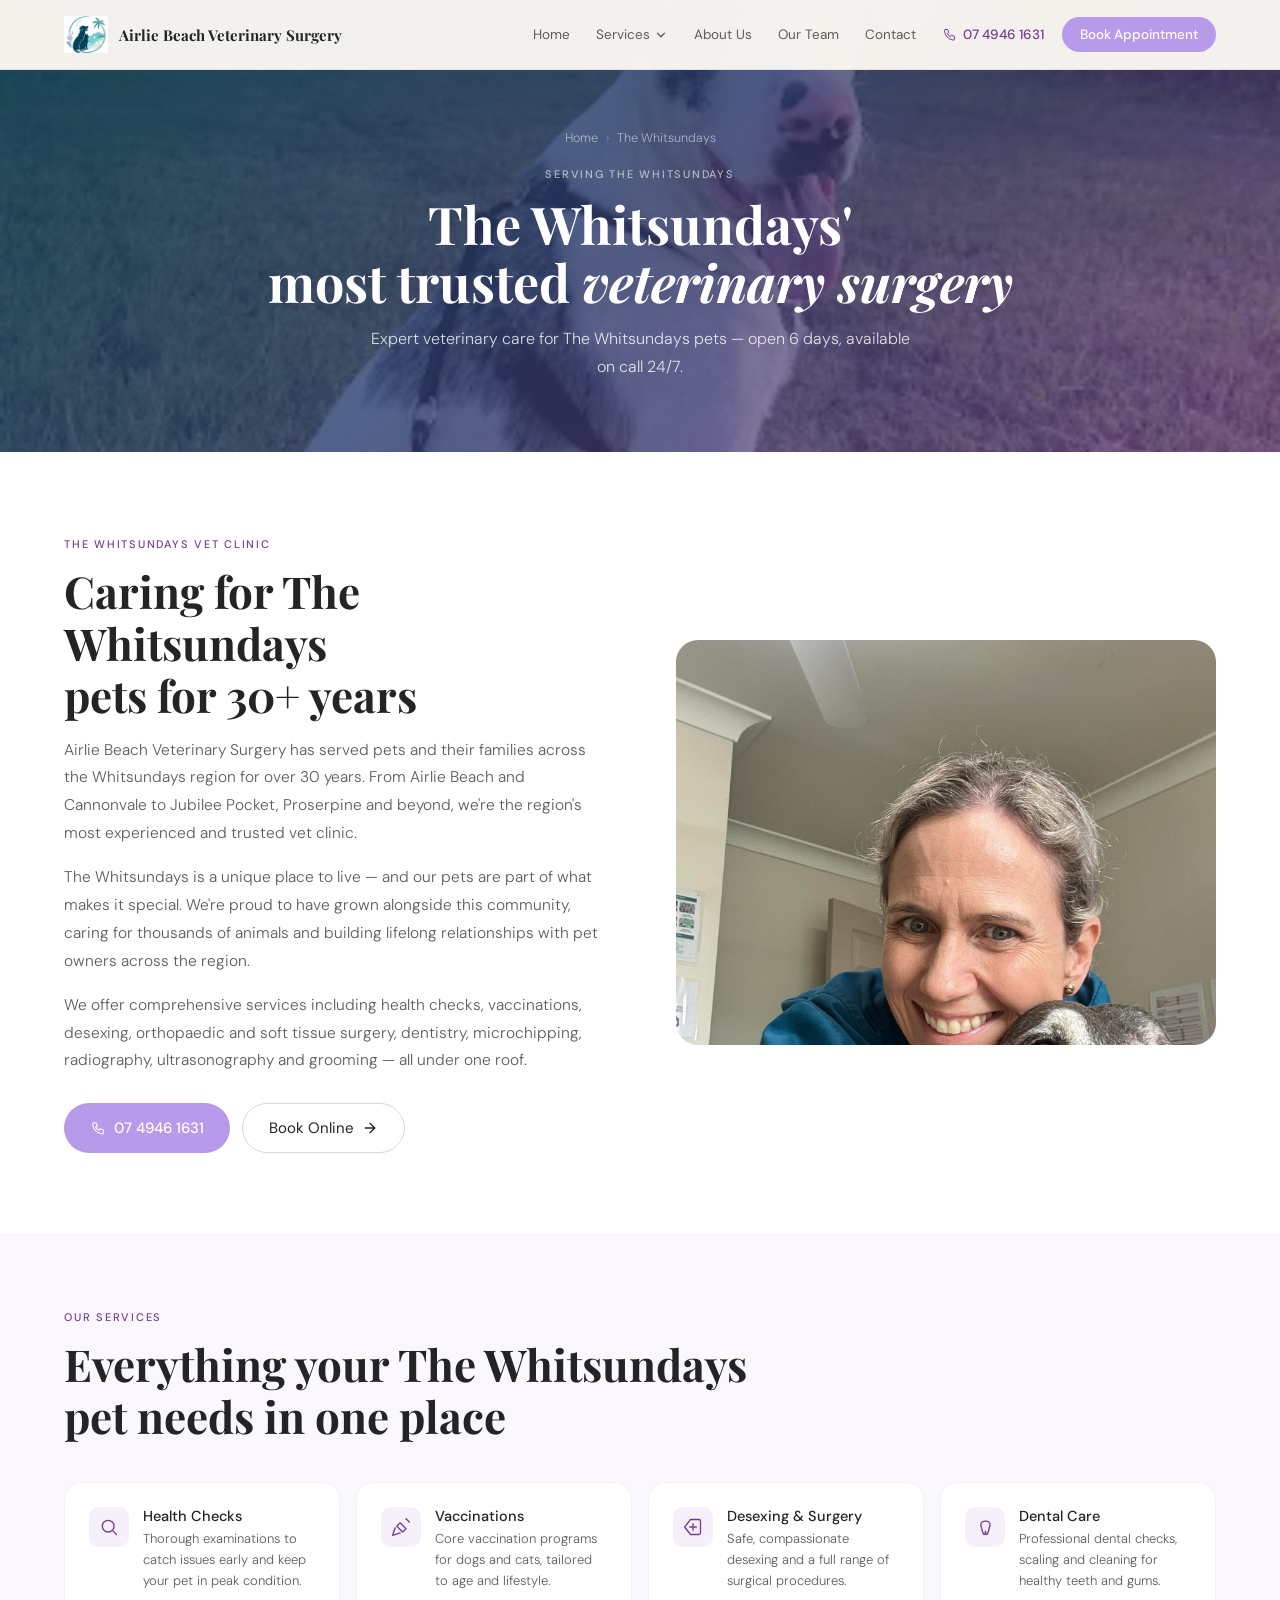
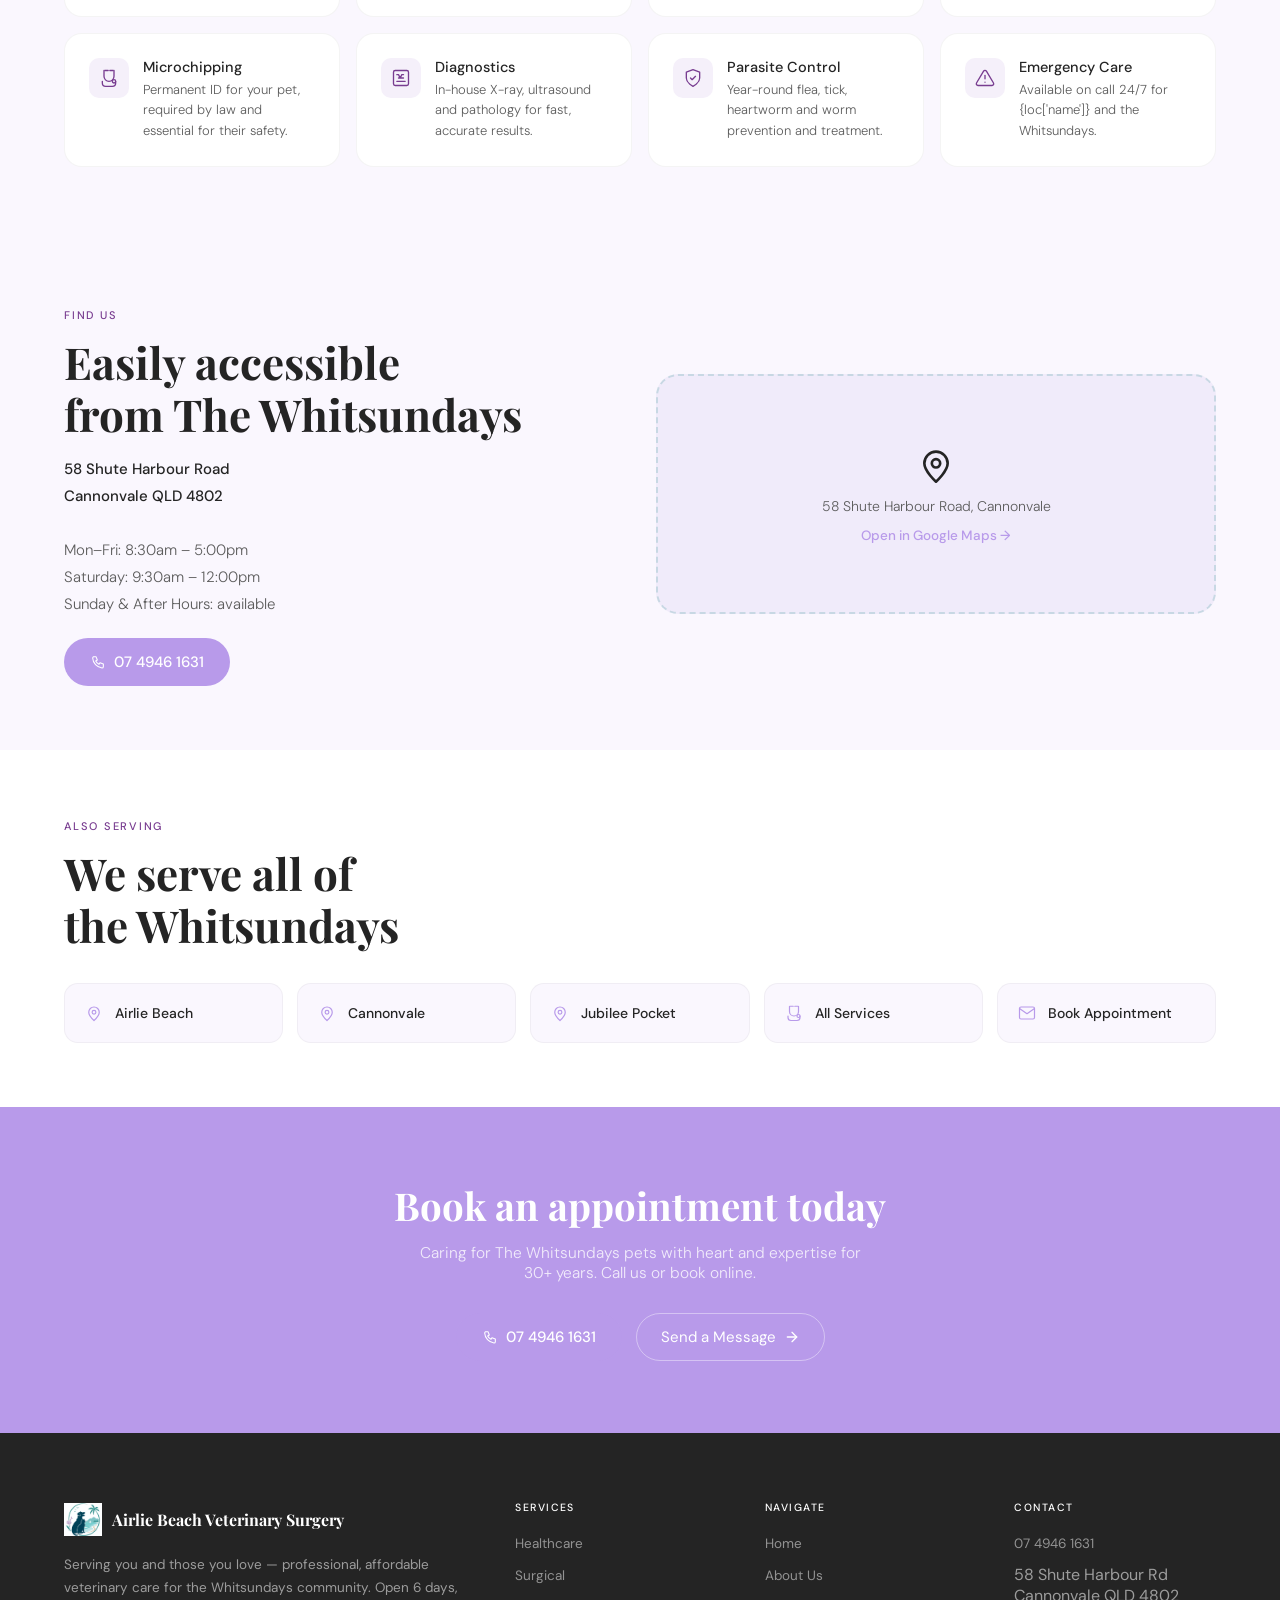
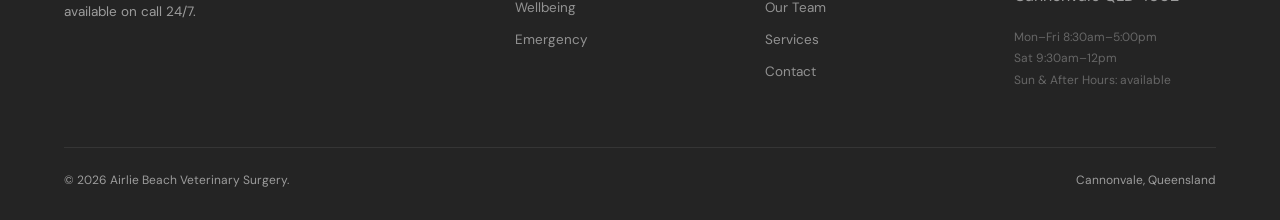
<file: whitsundays/index.html>
<!DOCTYPE html>
<html lang="en">
<head>
<meta charset="UTF-8">
<meta name="viewport" content="width=device-width, initial-scale=1.0">
<title>Vet Whitsundays | Best Veterinary Surgery in the Whitsundays | QLD</title>
<link rel="preconnect" href="https://fonts.googleapis.com">
<link href="https://fonts.googleapis.com/css2?family=Playfair+Display:ital,wght@0,400;0,600;0,700;1,400&family=DM+Sans:opsz,wght@9..40,300;9..40,400;9..40,500&display=swap" rel="stylesheet">
<link rel="stylesheet" href="../../css/global.css">
  <meta name="description" content="Airlie Beach Veterinary Surgery is the Whitsundays' most trusted vet clinic. Serving Airlie Beach, Cannonvale, Jubilee Pocket & beyond for 30+ years. Call 07 4946 1631.">
  <meta name="keywords" content="vet Whitsundays, veterinarian Whitsundays QLD, best vet Whitsundays, animal hospital Whitsundays, emergency vet Whitsundays">
  <meta name="robots" content="index, follow">
  <meta name="author" content="Airlie Beach Veterinary Surgery">
  <link rel="canonical" href="https://www.airliebeachveterinarysurgery.com.au/whitsundays/">
  <meta property="og:type" content="website">
  <meta property="og:url" content="https://www.airliebeachveterinarysurgery.com.au/whitsundays/">
  <meta property="og:title" content="Vet Whitsundays | Best Veterinary Surgery in the Whitsundays | QLD">
  <meta property="og:description" content="Airlie Beach Veterinary Surgery is the Whitsundays' most trusted vet clinic. Serving Airlie Beach, Cannonvale, Jubilee Pocket & beyond for 30+ years. Call 07 4946 1631.">
  <meta property="og:image" content="https://www.airliebeachveterinarysurgery.com.au/images/dog-merle-field.webp">
  <meta property="og:site_name" content="Airlie Beach Veterinary Surgery">
  <meta property="og:locale" content="en_AU">
  <meta name="twitter:card" content="summary_large_image">
  <meta name="twitter:title" content="Vet Whitsundays | Best Veterinary Surgery in the Whitsundays | QLD">
  <meta name="twitter:description" content="Airlie Beach Veterinary Surgery is the Whitsundays' most trusted vet clinic. Serving Airlie Beach, Cannonvale, Jubilee Pocket & beyond for 30+ years. Call 07 4946 1631.">
  <meta name="twitter:image" content="https://www.airliebeachveterinarysurgery.com.au/images/dog-merle-field.webp">
  <meta name="geo.region" content="AU-QLD">
  <meta name="geo.placename" content="Airlie Beach, Cannonvale, Whitsundays">
  <meta name="geo.position" content="-20.2747;148.7024">
  <meta name="ICBM" content="-20.2747, 148.7024">
  <script type="application/ld+json">
  {
  "@context": "https://schema.org",
  "@type": "VeterinaryCare",
  "name": "Airlie Beach Veterinary Surgery",
  "url": "https://www.airliebeachveterinarysurgery.com.au/whitsundays/",
  "telephone": "+61749461631",
  "address": {
    "@type": "PostalAddress",
    "streetAddress": "58 Shute Harbour Road",
    "addressLocality": "Cannonvale",
    "addressRegion": "QLD",
    "postalCode": "4802",
    "addressCountry": "AU"
  },
  "areaServed": {
    "@type": "City",
    "name": "The Whitsundays"
  }
}
  </script>
  <script type="application/ld+json">
  {
  "@context": "https://schema.org",
  "@type": "BreadcrumbList",
  "itemListElement": [
    {
      "@type": "ListItem",
      "position": 1,
      "name": "Home",
      "item": "https://www.airliebeachveterinarysurgery.com.au/"
    },
    {
      "@type": "ListItem",
      "position": 2,
      "name": "The Whitsundays",
      "item": "https://www.airliebeachveterinarysurgery.com.au/whitsundays/"
    }
  ]
}
  </script>
  <link rel="icon" type="image/x-icon" href="../../favicon.ico">
  <link rel="icon" type="image/png" sizes="32x32" href="../../images/favicon-32.png">
  <link rel="apple-touch-icon" sizes="180x180" href="../../images/favicon-180.png">
  <meta name="theme-color" content="#b89aea">
</head>
<body><nav class="main">
  <a href="../../" class="nbrand">
    <img src="../../images/logo-icon.png" alt="Airlie Beach Veterinary Surgery" style="width:44px;height:44px;object-fit:contain;flex-shrink:0">
    <div><span class="nbname">Airlie Beach Veterinary Surgery</span></div>
  </a>
  <div class="nright">
    <ul class="nlist">
      <li class="nitem"><a href="../../" class="nlink">Home</a></li>
      <li class="nitem ndrop">
        <button class="nlink">Services <span class="icon" style="width:14px;height:14px"><svg viewBox="0 0 24 24" fill="none" stroke="currentColor" stroke-width="2.2" stroke-linecap="round" stroke-linejoin="round"><polyline points="6 9 12 15 18 9"/></svg></span></button>
        <div class="ndmenu">
          <div class="ddsec"><div class="ddlbl">Healthcare</div>
            <a href="../../services/#healthcare" class="ddlnk"><span class="icon" style="width:15px;height:15px"><svg viewBox="0 0 24 24" fill="none" stroke="currentColor" stroke-width="1.6" stroke-linecap="round" stroke-linejoin="round"><circle cx="11" cy="11" r="7"/><line x1="21" y1="21" x2="16.65" y2="16.65"/></svg></span> Health Checks &amp; Diagnostics</a>
            <a href="../../services/#healthcare" class="ddlnk"><span class="icon" style="width:15px;height:15px"><svg viewBox="0 0 24 24" fill="none" stroke="currentColor" stroke-width="1.6" stroke-linecap="round" stroke-linejoin="round"><line x1="18" y1="2" x2="22" y2="6"/><path d="M7 11l4-4 7 7-4 4z"/><path d="M5 13L2 22l9-3"/></svg></span> Vaccinations &amp; Prevention</a>
            <a href="../../services/#healthcare" class="ddlnk"><span class="icon" style="width:15px;height:15px"><svg viewBox="0 0 24 24" fill="none" stroke="currentColor" stroke-width="1.6" stroke-linecap="round" stroke-linejoin="round"><path d="M6 3v7a6 6 0 006 6 6 6 0 006-6V3"/><path d="M11 3H7"/><path d="M17 3h-4"/><circle cx="18" cy="16" r="2"/><path d="M20 16v2a4 4 0 01-4 4H8a4 4 0 01-4-4v-2"/></svg></span> Microchipping</a>
          </div>
          <div class="ddsec"><div class="ddlbl">Surgical</div>
            <a href="../../services/#surgical" class="ddlnk"><span class="icon" style="width:15px;height:15px"><svg viewBox="0 0 24 24" fill="none" stroke="currentColor" stroke-width="1.6" stroke-linecap="round" stroke-linejoin="round"><path d="M19 3H9l-7 9 7 9h10a2 2 0 002-2V5a2 2 0 00-2-2z"/><line x1="12" y1="8" x2="12" y2="16"/><line x1="8" y1="12" x2="16" y2="12"/></svg></span> Desexing &amp; General Surgery</a>
            <a href="../../services/#surgical" class="ddlnk"><span class="icon" style="width:15px;height:15px"><svg viewBox="0 0 24 24" fill="none" stroke="currentColor" stroke-width="1.6" stroke-linecap="round" stroke-linejoin="round"><path d="M17 10c.7-.7 1-1.6 1-2.5a3.5 3.5 0 00-5-3.2A3.5 3.5 0 008 7.5c0 .9.3 1.8 1 2.5L6.5 12.5A3.5 3.5 0 007 19a3.5 3.5 0 004.5-1 3.5 3.5 0 004.5 1 3.5 3.5 0 00.5-6.5L17 10z"/></svg></span> Orthopaedic Surgery</a>
            <a href="../../services/#surgical" class="ddlnk"><span class="icon" style="width:15px;height:15px"><svg viewBox="0 0 24 24" fill="none" stroke="currentColor" stroke-width="1.6" stroke-linecap="round" stroke-linejoin="round"><path d="M10.29 3.86L1.82 18a2 2 0 001.71 3h16.94a2 2 0 001.71-3L13.71 3.86a2 2 0 00-3.42 0z"/><line x1="12" y1="9" x2="12" y2="13"/><line x1="12" y1="17" x2="12.01" y2="17"/></svg></span> Emergency Procedures</a>
          </div>
          <div class="ddsec"><div class="ddlbl">Wellbeing</div>
            <a href="../../services/#wellbeing" class="ddlnk"><span class="icon" style="width:15px;height:15px"><svg viewBox="0 0 24 24" fill="none" stroke="currentColor" stroke-width="1.6" stroke-linecap="round" stroke-linejoin="round"><path d="M18 3a3 3 0 00-3 3l-7 7-1 4 4-1 7-7a3 3 0 000-6z"/><path d="M5 18a1 1 0 100 2 1 1 0 000-2z"/><path d="M5 18c0-2.8 1.7-5 4-5"/></svg></span> Grooming &amp; Nail Clipping</a>
            <a href="../../services/#wellbeing" class="ddlnk"><span class="icon" style="width:15px;height:15px"><svg viewBox="0 0 24 24" fill="none" stroke="currentColor" stroke-width="1.6" stroke-linecap="round" stroke-linejoin="round"><path d="M21 15a2 2 0 01-2 2H7l-4 4V5a2 2 0 012-2h14a2 2 0 012 2z"/></svg></span> Behavioural &amp; Nutrition Advice</a>
            <a href="../../puppy-school/" class="ddlnk"><span class="icon" style="width:15px;height:15px"><svg viewBox="0 0 24 24" fill="none" stroke="currentColor" stroke-width="1.6" stroke-linecap="round" stroke-linejoin="round"><path d="M10 5.5A2.5 2.5 0 015 5.5V4l1.5-1h7L15 4v1.5A2.5 2.5 0 0110 8v1"/><path d="M10 9c-4.4 0-7 2.9-7 7v1h14v-1c0-4.1-2.6-7-7-7z"/><circle cx="8" cy="13" r=".7" fill="currentColor"/><circle cx="12" cy="13" r=".7" fill="currentColor"/></svg></span> Puppy School</a>
          </div>
        </div>
      </li>
      <li class="nitem"><a href="../../about/" class="nlink">About Us</a></li>
      <li class="nitem"><a href="../../team/" class="nlink">Our Team</a></li>
      <li class="nitem"><a href="../../contact/" class="nlink">Contact</a></li>
    </ul>
    <a href="tel:0749461631" class="nphone"><span class="icon" style="width:15px;height:15px"><svg viewBox="0 0 24 24" fill="none" stroke="currentColor" stroke-width="1.6" stroke-linecap="round" stroke-linejoin="round"><path d="M5 4h4l2 5-2.5 1.5a11 11 0 005 5L15 13l5 2v4a2 2 0 01-2 2A16 16 0 014 6a2 2 0 012-2"/></svg></span> 07 4946 1631</a>
    <a href="../../contact/" class="ncta">Book Appointment</a>
  </div>
  <button class="nham" onclick="openDrawer()" aria-label="Open menu"><span class="icon" style="width:24px;height:24px"><svg viewBox="0 0 24 24" fill="none" stroke="currentColor" stroke-width="2" stroke-linecap="round" stroke-linejoin="round"><line x1="3" y1="6" x2="21" y2="6"/><line x1="3" y1="12" x2="21" y2="12"/><line x1="3" y1="18" x2="21" y2="18"/></svg></span></button>
</nav>
<div class="mdrawer" id="mdrawer" onclick="if(event.target===this)closeDrawer()">
  <div class="mpanel">
    <div class="mphead">
      <a href="../../" class="nbrand">
        <img src="../../images/logo-icon.png" alt="logo" style="width:36px;height:36px;object-fit:contain">
        <span class="nbname" style="font-size:13px">Airlie Beach Veterinary Surgery</span>
      </a>
      <button class="mpclose" onclick="closeDrawer()"><span class="icon" style="width:20px;height:20px"><svg viewBox="0 0 24 24" fill="none" stroke="currentColor" stroke-width="2.5" stroke-linecap="round" stroke-linejoin="round"><line x1="18" y1="6" x2="6" y2="18"/><line x1="6" y1="6" x2="18" y2="18"/></svg></span></button>
    </div>
    <div class="mplinks">
      <a href="../../" class="mplink"><span class="icon" style="width:18px;height:18px"><svg viewBox="0 0 24 24" fill="none" stroke="currentColor" stroke-width="1.6" stroke-linecap="round" stroke-linejoin="round"><rect x="3" y="3" width="18" height="18" rx="2"/><path d="M3 9h18M9 21V9"/><rect x="12" y="13" width="4" height="5"/></svg></span> Home</a>
      <button class="mpacc" id="mpacc" onclick="this.classList.toggle('open');document.getElementById('mpsub').classList.toggle('open')">
        <span class="icon" style="width:18px;height:18px"><svg viewBox="0 0 24 24" fill="none" stroke="currentColor" stroke-width="1.6" stroke-linecap="round" stroke-linejoin="round"><path d="M19 3H9l-7 9 7 9h10a2 2 0 002-2V5a2 2 0 00-2-2z"/><line x1="12" y1="8" x2="12" y2="16"/><line x1="8" y1="12" x2="16" y2="12"/></svg></span> Services <span class="icon chev" style="width:16px;height:16px"><svg viewBox="0 0 24 24" fill="none" stroke="currentColor" stroke-width="2.2" stroke-linecap="round" stroke-linejoin="round"><polyline points="6 9 12 15 18 9"/></svg></span>
      </button>
      <div class="mpsub" id="mpsub">
        <a href="../../services/#healthcare"><span class="icon" style="width:14px;height:14px"><svg viewBox="0 0 24 24" fill="none" stroke="currentColor" stroke-width="1.6" stroke-linecap="round" stroke-linejoin="round"><circle cx="11" cy="11" r="7"/><line x1="21" y1="21" x2="16.65" y2="16.65"/></svg></span> Health Checks</a>
        <a href="../../services/#healthcare"><span class="icon" style="width:14px;height:14px"><svg viewBox="0 0 24 24" fill="none" stroke="currentColor" stroke-width="1.6" stroke-linecap="round" stroke-linejoin="round"><line x1="18" y1="2" x2="22" y2="6"/><path d="M7 11l4-4 7 7-4 4z"/><path d="M5 13L2 22l9-3"/></svg></span> Vaccinations</a>
        <a href="../../services/#surgical"><span class="icon" style="width:14px;height:14px"><svg viewBox="0 0 24 24" fill="none" stroke="currentColor" stroke-width="1.6" stroke-linecap="round" stroke-linejoin="round"><path d="M19 3H9l-7 9 7 9h10a2 2 0 002-2V5a2 2 0 00-2-2z"/><line x1="12" y1="8" x2="12" y2="16"/><line x1="8" y1="12" x2="16" y2="12"/></svg></span> Surgery</a>
        <a href="../../services/#surgical"><span class="icon" style="width:14px;height:14px"><svg viewBox="0 0 24 24" fill="none" stroke="currentColor" stroke-width="1.6" stroke-linecap="round" stroke-linejoin="round"><path d="M10.29 3.86L1.82 18a2 2 0 001.71 3h16.94a2 2 0 001.71-3L13.71 3.86a2 2 0 00-3.42 0z"/><line x1="12" y1="9" x2="12" y2="13"/><line x1="12" y1="17" x2="12.01" y2="17"/></svg></span> Emergency</a>
        <a href="../../services/#wellbeing"><span class="icon" style="width:14px;height:14px"><svg viewBox="0 0 24 24" fill="none" stroke="currentColor" stroke-width="1.6" stroke-linecap="round" stroke-linejoin="round"><path d="M18 3a3 3 0 00-3 3l-7 7-1 4 4-1 7-7a3 3 0 000-6z"/><path d="M5 18a1 1 0 100 2 1 1 0 000-2z"/><path d="M5 18c0-2.8 1.7-5 4-5"/></svg></span> Grooming</a>
        <a href="../../puppy-school/"><span class="icon" style="width:14px;height:14px"><svg viewBox="0 0 24 24" fill="none" stroke="currentColor" stroke-width="1.6" stroke-linecap="round" stroke-linejoin="round"><path d="M10 5.5A2.5 2.5 0 015 5.5V4l1.5-1h7L15 4v1.5A2.5 2.5 0 0110 8v1"/><path d="M10 9c-4.4 0-7 2.9-7 7v1h14v-1c0-4.1-2.6-7-7-7z"/></svg></span> Puppy School</a>
      </div>
      <a href="../../about/" class="mplink"><span class="icon" style="width:18px;height:18px"><svg viewBox="0 0 24 24" fill="none" stroke="currentColor" stroke-width="1.6" stroke-linecap="round" stroke-linejoin="round"><path d="M20 21v-2a4 4 0 00-4-4H8a4 4 0 00-4 4v2"/><circle cx="12" cy="7" r="4"/></svg></span> About Us</a>
      <a href="../../team/" class="mplink"><span class="icon" style="width:18px;height:18px"><svg viewBox="0 0 24 24" fill="none" stroke="currentColor" stroke-width="1.6" stroke-linecap="round" stroke-linejoin="round"><ellipse cx="6" cy="7" rx="1.8" ry="2.5"/><ellipse cx="10.5" cy="5.2" rx="1.5" ry="2.1"/><ellipse cx="15" cy="5.5" rx="1.5" ry="2.1"/><ellipse cx="18.5" cy="8" rx="1.6" ry="2.2"/><path d="M12 22c-4 0-7-2.5-7-6 0-1.5.8-3 2-4l1.5-1.5c.8-.8 2-1.3 3.5-1.3s2.7.5 3.5 1.3L17 12c1.2 1 2 2.5 2 4 0 3.5-3 6-7 6z"/></svg></span> Our Team</a>
      <a href="../../contact/" class="mplink"><span class="icon" style="width:18px;height:18px"><svg viewBox="0 0 24 24" fill="none" stroke="currentColor" stroke-width="1.6" stroke-linecap="round" stroke-linejoin="round"><path d="M21 15a2 2 0 01-2 2H7l-4 4V5a2 2 0 012-2h14a2 2 0 012 2z"/></svg></span> Contact</a>
    </div>
    <div class="mpfooter">
      <a href="tel:0749461631" class="mptel"><span class="icon" style="width:16px;height:16px"><svg viewBox="0 0 24 24" fill="none" stroke="currentColor" stroke-width="1.6" stroke-linecap="round" stroke-linejoin="round"><path d="M5 4h4l2 5-2.5 1.5a11 11 0 005 5L15 13l5 2v4a2 2 0 01-2 2A16 16 0 014 6a2 2 0 012-2"/></svg></span> 07 4946 1631</a>
      <a href="../../contact/" class="btnp">Book Appointment</a>
    </div>
  </div>
</div>
<script>
function openDrawer(){document.getElementById('mdrawer').style.display='block';requestAnimationFrame(()=>document.getElementById('mdrawer').classList.add('open'));document.body.style.overflow='hidden'}
function closeDrawer(){var d=document.getElementById('mdrawer');d.classList.remove('open');setTimeout(()=>{d.style.display='none';document.body.style.overflow=''},280)}
</script>
<div class="loc-phdr">
  <img src="../../images/dog-merle-field.webp" alt="The Whitsundays vet" class="loc-phdr-img" loading="eager">
  <div class="loc-phdr-overlay"></div>
  <div class="loc-phdr-content">
    <nav class="breadcrumb"><a href="../../">Home</a><span>›</span><a href="#">The Whitsundays</a></nav>
    <div class="slbl">Serving The Whitsundays</div>
    <h1>The Whitsundays'<br>most trusted <em>veterinary surgery</em></h1>
    <p>Expert veterinary care for The Whitsundays pets — open 6 days, available on call 24/7.</p>
  </div>
</div>

<section class="prose-sec">
  <div class="prose-grid">
    <div class="prose">
      <div class="slbl">The Whitsundays Vet Clinic</div>
      <h2 class="stitle">Caring for The Whitsundays<br>pets for 30+ years</h2>
      <p>Airlie Beach Veterinary Surgery has served pets and their families across the Whitsundays region for over 30 years. From Airlie Beach and Cannonvale to Jubilee Pocket, Proserpine and beyond, we're the region's most experienced and trusted vet clinic.</p>
      <p>The Whitsundays is a unique place to live — and our pets are part of what makes it special. We're proud to have grown alongside this community, caring for thousands of animals and building lifelong relationships with pet owners across the region.</p>
      <p>We offer comprehensive services including health checks, vaccinations, desexing, orthopaedic and soft tissue surgery, dentistry, microchipping, radiography, ultrasonography and grooming — all under one roof.</p>
      <div style="display:flex;gap:12px;flex-wrap:wrap;margin-top:28px">
        <a href="tel:0749461631" class="btnp"><span class="icon" style="width:16px;height:16px"><svg viewBox="0 0 24 24" fill="none" stroke="currentColor" stroke-width="1.6" stroke-linecap="round" stroke-linejoin="round"><path d="M5 4h4l2 5-2.5 1.5a11 11 0 005 5L15 13l5 2v4a2 2 0 01-2 2A16 16 0 014 6a2 2 0 012-2"/></svg></span> 07 4946 1631</a>
        <a href="../../contact/" class="btno">Book Online <span class="icon" style="width:16px;height:16px"><svg viewBox="0 0 24 24" fill="none" stroke="currentColor" stroke-width="2" stroke-linecap="round" stroke-linejoin="round"><line x1="5" y1="12" x2="19" y2="12"/><polyline points="12 5 19 12 12 19"/></svg></span></a>
      </div>
    </div>
    <div class="prose-img"><img src="../../images/dr-tess-dog.jpg" alt="Dr Tess with a patient" loading="lazy" style="object-position:center 15%"></div>
  </div>
</section>

<section class="loc-svc">
  <div class="slbl">Our Services</div>
  <h2 class="stitle">Everything your The Whitsundays<br>pet needs in one place</h2>
  <div class="loc-grid">
    <div class="loc-card"><div class="lc-ico"><span class="icon" style="width:20px;height:20px"><svg viewBox="0 0 24 24" fill="none" stroke="currentColor" stroke-width="1.6" stroke-linecap="round" stroke-linejoin="round"><circle cx="11" cy="11" r="7"/><line x1="21" y1="21" x2="16.65" y2="16.65"/></svg></span></div><div><h3>Health Checks</h3><p>Thorough examinations to catch issues early and keep your pet in peak condition.</p></div></div>
    <div class="loc-card"><div class="lc-ico"><span class="icon" style="width:20px;height:20px"><svg viewBox="0 0 24 24" fill="none" stroke="currentColor" stroke-width="1.6" stroke-linecap="round" stroke-linejoin="round"><line x1="18" y1="2" x2="22" y2="6"/><path d="M7 11l4-4 7 7-4 4z"/><path d="M5 13L2 22l9-3"/></svg></span></div><div><h3>Vaccinations</h3><p>Core vaccination programs for dogs and cats, tailored to age and lifestyle.</p></div></div>
    <div class="loc-card"><div class="lc-ico"><span class="icon" style="width:20px;height:20px"><svg viewBox="0 0 24 24" fill="none" stroke="currentColor" stroke-width="1.6" stroke-linecap="round" stroke-linejoin="round"><path d="M19 3H9l-7 9 7 9h10a2 2 0 002-2V5a2 2 0 00-2-2z"/><line x1="12" y1="8" x2="12" y2="16"/><line x1="8" y1="12" x2="16" y2="12"/></svg></span></div><div><h3>Desexing & Surgery</h3><p>Safe, compassionate desexing and a full range of surgical procedures.</p></div></div>
    <div class="loc-card"><div class="lc-ico"><span class="icon" style="width:20px;height:20px"><svg viewBox="0 0 24 24" fill="none" stroke="currentColor" stroke-width="1.6" stroke-linecap="round" stroke-linejoin="round"><path d="M12 5c-2.5 0-5 1.5-5 4 0 1.5.5 3 1 4.5.5 1.8 1 4.5 2 6.5.3.7.7 1 1 1s.7-.3 1-1l.5-3 .5 3c.3.7.7 1 1 1s.7-.3 1-1c1-2 1.5-4.7 2-6.5.5-1.5 1-3 1-4.5 0-2.5-2.5-4-5-4z"/></svg></span></div><div><h3>Dental Care</h3><p>Professional dental checks, scaling and cleaning for healthy teeth and gums.</p></div></div>
    <div class="loc-card"><div class="lc-ico"><span class="icon" style="width:20px;height:20px"><svg viewBox="0 0 24 24" fill="none" stroke="currentColor" stroke-width="1.6" stroke-linecap="round" stroke-linejoin="round"><path d="M6 3v7a6 6 0 006 6 6 6 0 006-6V3"/><path d="M11 3H7"/><path d="M17 3h-4"/><circle cx="18" cy="16" r="2"/><path d="M20 16v2a4 4 0 01-4 4H8a4 4 0 01-4-4v-2"/></svg></span></div><div><h3>Microchipping</h3><p>Permanent ID for your pet, required by law and essential for their safety.</p></div></div>
    <div class="loc-card"><div class="lc-ico"><span class="icon" style="width:20px;height:20px"><svg viewBox="0 0 24 24" fill="none" stroke="currentColor" stroke-width="1.6" stroke-linecap="round" stroke-linejoin="round"><rect x="3" y="3" width="18" height="18" rx="2"/><path d="M7 8h2l2 4 2-4h2M7 16h10M9 12h6"/></svg></span></div><div><h3>Diagnostics</h3><p>In-house X-ray, ultrasound and pathology for fast, accurate results.</p></div></div>
    <div class="loc-card"><div class="lc-ico"><span class="icon" style="width:20px;height:20px"><svg viewBox="0 0 24 24" fill="none" stroke="currentColor" stroke-width="1.6" stroke-linecap="round" stroke-linejoin="round"><path d="M12 22s8-4 8-10V5l-8-3-8 3v7c0 6 8 10 8 10z"/><polyline points="9 12 11 14 15 10"/></svg></span></div><div><h3>Parasite Control</h3><p>Year-round flea, tick, heartworm and worm prevention and treatment.</p></div></div>
    <div class="loc-card"><div class="lc-ico"><span class="icon" style="width:20px;height:20px"><svg viewBox="0 0 24 24" fill="none" stroke="currentColor" stroke-width="1.6" stroke-linecap="round" stroke-linejoin="round"><path d="M10.29 3.86L1.82 18a2 2 0 001.71 3h16.94a2 2 0 001.71-3L13.71 3.86a2 2 0 00-3.42 0z"/><line x1="12" y1="9" x2="12" y2="13"/><line x1="12" y1="17" x2="12.01" y2="17"/></svg></span></div><div><h3>Emergency Care</h3><p>Available on call 24/7 for {loc['name']} and the Whitsundays.</p></div></div>
  </div>
</section>

<div style="padding:64px 5%;background:var(--crm)">
  <div style="display:grid;grid-template-columns:1fr 1fr;gap:32px;align-items:center">
    <div>
      <div class="slbl">Find Us</div>
      <h2 class="stitle" style="margin-bottom:16px">Easily accessible<br>from The Whitsundays</h2>
      <p style="font-size:15px;font-weight:300;color:var(--mid);line-height:1.8;margin-bottom:20px"><strong style="color:var(--ch);font-weight:500">58 Shute Harbour Road<br>Cannonvale QLD 4802</strong><br><br>Mon–Fri: 8:30am – 5:00pm<br>Saturday: 9:30am – 12:00pm<br>Sunday &amp; After Hours: available</p>
      <a href="tel:0749461631" class="btnp"><span class="icon" style="width:16px;height:16px"><svg viewBox="0 0 24 24" fill="none" stroke="currentColor" stroke-width="1.6" stroke-linecap="round" stroke-linejoin="round"><path d="M5 4h4l2 5-2.5 1.5a11 11 0 005 5L15 13l5 2v4a2 2 0 01-2 2A16 16 0 014 6a2 2 0 012-2"/></svg></span> 07 4946 1631</a>
    </div>
    <div style="background:var(--sagp);border-radius:22px;height:240px;display:flex;flex-direction:column;align-items:center;justify-content:center;gap:12px;border:2px dashed rgba(42,138,138,.2)">
      <span class="icon" style="width:40px;height:40px"><svg viewBox="0 0 24 24" fill="none" stroke="currentColor" stroke-width="1.6" stroke-linecap="round" stroke-linejoin="round"><path d="M12 22s-7-6.2-7-11a7 7 0 1114 0c0 4.8-7 11-7 11z"/><circle cx="12" cy="11" r="2.5"/></svg></span>
      <p style="font-size:14px;font-weight:300;color:var(--mid)">58 Shute Harbour Road, Cannonvale</p>
      <a href="https://maps.google.com/?q=58+Shute+Harbour+Road+Cannonvale+QLD" target="_blank" style="font-size:13.5px;font-weight:500;color:var(--sage);text-decoration:none">Open in Google Maps →</a>
    </div>
  </div>
</div>

<section class="nearby-sec">
  <div class="slbl">Also Serving</div>
  <h2 class="stitle">We serve all of<br>the Whitsundays</h2>
  <div class="nearby-grid">
    <a href="../../airlie-beach/" class="nearby-card"><span class="icon" style="width:18px;height:18px"><svg viewBox="0 0 24 24" fill="none" stroke="currentColor" stroke-width="1.6" stroke-linecap="round" stroke-linejoin="round"><path d="M12 22s-7-6.2-7-11a7 7 0 1114 0c0 4.8-7 11-7 11z"/><circle cx="12" cy="11" r="2.5"/></svg></span><span>Airlie Beach</span></a><a href="../../cannonvale/" class="nearby-card"><span class="icon" style="width:18px;height:18px"><svg viewBox="0 0 24 24" fill="none" stroke="currentColor" stroke-width="1.6" stroke-linecap="round" stroke-linejoin="round"><path d="M12 22s-7-6.2-7-11a7 7 0 1114 0c0 4.8-7 11-7 11z"/><circle cx="12" cy="11" r="2.5"/></svg></span><span>Cannonvale</span></a><a href="../../jubilee-pocket/" class="nearby-card"><span class="icon" style="width:18px;height:18px"><svg viewBox="0 0 24 24" fill="none" stroke="currentColor" stroke-width="1.6" stroke-linecap="round" stroke-linejoin="round"><path d="M12 22s-7-6.2-7-11a7 7 0 1114 0c0 4.8-7 11-7 11z"/><circle cx="12" cy="11" r="2.5"/></svg></span><span>Jubilee Pocket</span></a>
    <a href="../../services/" class="nearby-card"><span class="icon" style="width:18px;height:18px"><svg viewBox="0 0 24 24" fill="none" stroke="currentColor" stroke-width="1.6" stroke-linecap="round" stroke-linejoin="round"><path d="M6 3v7a6 6 0 006 6 6 6 0 006-6V3"/><path d="M11 3H7"/><path d="M17 3h-4"/><circle cx="18" cy="16" r="2"/><path d="M20 16v2a4 4 0 01-4 4H8a4 4 0 01-4-4v-2"/></svg></span><span>All Services</span></a>
    <a href="../../contact/" class="nearby-card"><span class="icon" style="width:18px;height:18px"><svg viewBox="0 0 24 24" fill="none" stroke="currentColor" stroke-width="1.6" stroke-linecap="round" stroke-linejoin="round"><path d="M4 4h16c1.1 0 2 .9 2 2v12c0 1.1-.9 2-2 2H4c-1.1 0-2-.9-2-2V6c0-1.1.9-2 2-2z"/><polyline points="22,6 12,13 2,6"/></svg></span><span>Book Appointment</span></a>
  </div>
</section>

<div class="cta-sage">
  <h2>Book an appointment today</h2>
  <p>Caring for The Whitsundays pets with heart and expertise for 30+ years. Call us or book online.</p>
  <div class="cta-btns">
    <a href="tel:0749461631" class="btnp"><span class="icon" style="width:16px;height:16px"><svg viewBox="0 0 24 24" fill="none" stroke="currentColor" stroke-width="1.6" stroke-linecap="round" stroke-linejoin="round"><path d="M5 4h4l2 5-2.5 1.5a11 11 0 005 5L15 13l5 2v4a2 2 0 01-2 2A16 16 0 014 6a2 2 0 012-2"/></svg></span> 07 4946 1631</a>
    <a href="../../contact/" class="btn-ghost">Send a Message <span class="icon" style="width:16px;height:16px"><svg viewBox="0 0 24 24" fill="none" stroke="currentColor" stroke-width="2" stroke-linecap="round" stroke-linejoin="round"><line x1="5" y1="12" x2="19" y2="12"/><polyline points="12 5 19 12 12 19"/></svg></span></a>
  </div>
</div><footer>
  <div class="fgrid">
    <div>
      <div class="flogo">
        <img src="../../images/logo-icon.png" alt="Airlie Beach Veterinary Surgery" style="width:38px;height:38px;object-fit:contain">
        <span class="fbrand">Airlie Beach Veterinary Surgery</span>
      </div>
      <p class="fdesc">Serving you and those you love — professional, affordable veterinary care for the Whitsundays community. Open 6 days, available on call 24/7.</p>
    </div>
    <div><div class="fhd">Services</div><ul class="flinks"><li><a href="../../services/#healthcare">Healthcare</a></li><li><a href="../../services/#surgical">Surgical</a></li><li><a href="../../services/#wellbeing">Wellbeing</a></li><li><a href="../../services/#surgical">Emergency</a></li></ul></div>
    <div><div class="fhd">Navigate</div><ul class="flinks"><li><a href="../../">Home</a></li><li><a href="../../about/">About Us</a></li><li><a href="../../team/">Our Team</a></li><li><a href="../../services/">Services</a></li><li><a href="../../contact/">Contact</a></li></ul></div>
    <div><div class="fhd">Contact</div><ul class="flinks"><li><a href="tel:0749461631">07 4946 1631</a></li><li>58 Shute Harbour Rd<br>Cannonvale QLD 4802</li><li style="margin-top:10px;color:rgba(255,255,255,.3);font-size:12px;line-height:1.8">Mon–Fri 8:30am–5:00pm<br>Sat 9:30am–12pm<br>Sun &amp; After Hours: available</li></ul></div>
  </div>
  <div class="fbot"><span>&copy; 2026 Airlie Beach Veterinary Surgery.</span><span>Cannonvale, Queensland</span></div>
</footer></body></html>
</file>
<file: css/global.css>
:root {
  --sage:    #b89aea;   /* primary lilac — buttons, nav CTA, active */
  --sagl:    #9b6edc;   /* hover / deeper lilac */
  --sagp:    #f0ebfa;   /* pale lilac tint — card bg, icon bg */
  --crm:     #faf7fe;   /* page background — very slight purple warmth */
  --ww:      #fdf9ff;   /* section background */
  --bark:    #6c3c84;   /* stat badge, deep orchid */
  --ch:      #242424;
  --mid:     #5c5c5c;
  --lt:      #9a9a9a;
  --sand:    #f0e8da;
  --ah:      #2c1f4a;   /* after-hours band — deep purple-navy */
  --lilacd:  #783c90;   /* deep accent — section labels, role text, tags */
  --lilacp:  #f5f0fa;   /* pale accent — icon bg, chip bg */
  --orchid:  #c0b4cc;   /* soft mid lilac */
}

*, *::before, *::after { margin: 0; padding: 0; box-sizing: border-box; }
html { scroll-behavior: smooth; }
body { font-family: 'DM Sans', sans-serif; background: var(--ww); color: var(--ch); overflow-x: hidden; }
.icon { display: inline-flex; align-items: center; justify-content: center; flex-shrink: 0; }
.icon svg { width: 100%; height: 100%; }

/* ── NAV ── */
nav.main { position: fixed; top: 0; left: 0; right: 0; z-index: 500; background: rgba(250,247,242,.97); backdrop-filter: blur(16px); -webkit-backdrop-filter: blur(16px); border-bottom: 1px solid rgba(120,60,144,.1); height: 70px; display: flex; align-items: center; padding: 0 5%; justify-content: space-between; }
.nbrand { display: flex; align-items: center; gap: 11px; text-decoration: none; flex-shrink: 0; }
.nbname { font-family: 'Playfair Display', serif; font-size: 15px; font-weight: 700; color: var(--ch); display: block; line-height: 1.2; }
.nbsub  { font-size: 10px; font-weight: 300; color: var(--lt); letter-spacing: .14em; text-transform: uppercase; display: block; }
.nright { display: flex; align-items: center; gap: 2px; }
.nlist  { display: flex; align-items: center; gap: 2px; list-style: none; }
.nitem  { position: relative; list-style: none; }
.nlink  { display: flex; align-items: center; gap: 4px; font-size: 13.5px; font-weight: 400; color: var(--mid); text-decoration: none; padding: 8px 12px; border-radius: 8px; transition: color .18s, background .18s; background: none; border: none; cursor: pointer; font-family: 'DM Sans', sans-serif; white-space: nowrap; }
.nlink:hover { color: var(--sage); background: var(--sagp); }
.chev   { width: 14px; height: 14px; transition: transform .2s; flex-shrink: 0; }
.ndrop  { position: relative; }
.ndmenu { position: absolute; top: calc(100% + 10px); left: 0; background: #fff; border: 1px solid rgba(120,60,144,.12); border-radius: 14px; box-shadow: 0 10px 40px rgba(0,0,0,.1); padding: 8px; min-width: 230px; opacity: 0; visibility: hidden; transform: translateY(-6px); transition: opacity .2s, transform .2s, visibility .2s; z-index: 600; pointer-events: none; }
.ndrop:hover .ndmenu, .ndrop:focus-within .ndmenu { opacity: 1; visibility: visible; transform: translateY(0); pointer-events: auto; }
.ndrop:hover .chev { transform: rotate(180deg); }
.ddsec  { padding: 4px 0; }
.ddsec + .ddsec { border-top: 1px solid rgba(0,0,0,.05); margin-top: 4px; padding-top: 8px; }
.ddlbl  { font-size: 10px; font-weight: 500; letter-spacing: .12em; text-transform: uppercase; color: var(--lilacd); padding: 2px 10px 6px; }
.ddlnk  { display: flex; align-items: center; gap: 10px; font-size: 13px; color: var(--mid); text-decoration: none; padding: 8px 10px; border-radius: 8px; transition: color .15s, background .15s; }
.ddlnk:hover { color: var(--sage); background: var(--sagp); }
.ddlnk .icon { width: 15px; height: 15px; color: var(--lt); }
.ddlnk:hover .icon { color: var(--sage); }
.nphone { font-size: 13.5px; font-weight: 500; color: var(--lilacd); text-decoration: none; display: flex; align-items: center; gap: 6px; padding: 8px 12px; border-radius: 8px; transition: background .18s; white-space: nowrap; }
.nphone:hover { background: var(--lilacp); }
.nphone .icon { width: 15px; height: 15px; }
.ncta   { display: inline-flex; align-items: center; gap: 7px; background: var(--sage); color: #fff; font-size: 13.5px; font-weight: 500; padding: 9px 18px; border-radius: 100px; text-decoration: none; transition: background .2s; margin-left: 4px; white-space: nowrap; }
.ncta:hover { background: var(--sagl); }
.nham   { display: none; width: 44px; height: 44px; background: none; border: none; cursor: pointer; align-items: center; justify-content: center; color: var(--ch); border-radius: 10px; flex-shrink: 0; }
.nham:hover { background: var(--sagp); }
.nham .icon { width: 24px; height: 24px; }

/* Mobile drawer */
.mdrawer { display: none; position: fixed; top: 0; left: 0; right: 0; bottom: 0; z-index: 490; background: rgba(0,0,0,.4); opacity: 0; transition: opacity .25s; }
.mdrawer.open { opacity: 1; }
.mpanel  { position: fixed; top: 0; right: 0; bottom: 0; width: min(300px,88vw); background: #fff; box-shadow: -4px 0 40px rgba(0,0,0,.15); transform: translateX(100%); transition: transform .28s cubic-bezier(.4,0,.2,1); overflow-y: auto; z-index: 700; display: flex; flex-direction: column; }
.mdrawer.open .mpanel { transform: translateX(0); }
.mphead  { display: flex; align-items: center; justify-content: space-between; padding: 18px 20px; border-bottom: 1px solid rgba(0,0,0,.07); }
.mpclose { width: 40px; height: 40px; background: none; border: none; cursor: pointer; display: flex; align-items: center; justify-content: center; color: var(--mid); border-radius: 8px; }
.mpclose:hover { background: var(--sagp); }
.mpclose .icon { width: 20px; height: 20px; }
.mplinks { padding: 12px 12px 20px; flex: 1; }
.mplink  { display: flex; align-items: center; gap: 10px; font-size: 15px; font-weight: 400; color: var(--ch); text-decoration: none; padding: 12px 14px; border-radius: 10px; transition: background .15s; }
.mplink:hover { background: var(--sagp); color: var(--sage); }
.mplink .icon { width: 18px; height: 18px; color: var(--sagl); }
.mpacc   { width: 100%; background: none; border: none; cursor: pointer; font-family: 'DM Sans', sans-serif; display: flex; align-items: center; justify-content: space-between; font-size: 15px; font-weight: 400; color: var(--ch); padding: 12px 14px; border-radius: 10px; transition: background .15s; }
.mpacc:hover { background: var(--sagp); color: var(--sage); }
.mpacc .icon { width: 18px; height: 18px; color: var(--sagl); }
.mpacc .chev { margin-left: auto; transition: transform .2s; }
.mpacc.open .chev { transform: rotate(180deg); }
.mpsub   { display: none; padding: 4px 0 4px 14px; margin-top: 2px; border-left: 2px solid var(--sagp); margin-left: 14px; }
.mpsub.open { display: block; }
.mpsub a { display: flex; align-items: center; gap: 8px; font-size: 14px; color: var(--mid); text-decoration: none; padding: 9px 10px; border-radius: 8px; transition: background .15s; }
.mpsub a:hover { background: var(--sagp); color: var(--sage); }
.mpsub .icon { width: 14px; height: 14px; color: var(--sagl); }
.mpfooter { padding: 16px 20px; border-top: 1px solid rgba(0,0,0,.07); display: flex; flex-direction: column; gap: 10px; }
.mpfooter .btnp { width: 100%; justify-content: center; padding: 13px; }
.mptel   { display: flex; align-items: center; gap: 8px; font-size: 15px; font-weight: 500; color: var(--lilacd); text-decoration: none; justify-content: center; }
.mptel .icon { width: 16px; height: 16px; }

/* ── UTILITIES ── */
.slbl   { display: inline-block; font-size: 11px; font-weight: 500; letter-spacing: .16em; text-transform: uppercase; color: var(--lilacd); margin-bottom: 14px; }
.stitle { font-family: 'Playfair Display', serif; font-size: clamp(28px,3.5vw,44px); font-weight: 700; line-height: 1.18; color: var(--ch); margin-bottom: 16px; }
.stitle em { font-style: italic; color: var(--sage); }
.ssub   { font-size: 16px; font-weight: 300; line-height: 1.75; color: var(--mid); max-width: 500px; }
.btnp   { display: inline-flex; align-items: center; gap: 8px; background: var(--sage); color: #fff; font-family: 'DM Sans', sans-serif; font-size: 15px; font-weight: 500; padding: 14px 26px; border-radius: 100px; text-decoration: none; transition: background .2s, transform .2s, box-shadow .2s; border: none; cursor: pointer; }
.btnp:hover { background: var(--sagl); transform: translateY(-2px); box-shadow: 0 8px 24px rgba(120,60,144,.28); }
.btnp .icon { width: 16px; height: 16px; }
.btno   { display: inline-flex; align-items: center; gap: 8px; background: transparent; color: var(--ch); font-family: 'DM Sans', sans-serif; font-size: 15px; font-weight: 400; padding: 14px 26px; border-radius: 100px; text-decoration: none; border: 1.5px solid rgba(36,36,36,.18); transition: border-color .2s, color .2s; }
.btno:hover { border-color: var(--sage); color: var(--sage); }
.btno .icon { width: 16px; height: 16px; }
.btnw   { display: inline-flex; align-items: center; gap: 8px; background: #fff; font-family: 'DM Sans', sans-serif; font-size: 15px; font-weight: 500; padding: 13px 24px; border-radius: 100px; text-decoration: none; transition: transform .2s, box-shadow .2s; }
.btnw:hover { transform: translateY(-2px); box-shadow: 0 8px 24px rgba(0,0,0,.18); }
.btnw .icon { width: 16px; height: 16px; }
.btn-ghost { display: inline-flex; align-items: center; gap: 8px; background: transparent; color: #fff; font-family: 'DM Sans', sans-serif; font-size: 15px; font-weight: 400; padding: 13px 24px; border-radius: 100px; text-decoration: none; border: 1.5px solid rgba(255,255,255,.4); transition: border-color .2s; }
.btn-ghost:hover { border-color: #fff; }

/* ── SECTION PATTERNS ── */
.phdr   { padding: 130px 5% 72px; text-align: center; background: linear-gradient(135deg, var(--sand) 0%, var(--crm) 55%, var(--sagp) 100%); }
.phdr h1 { font-family: 'Playfair Display', serif; font-size: clamp(30px,4.5vw,52px); font-weight: 700; line-height: 1.12; color: var(--ch); margin-bottom: 16px; }
.phdr p  { font-size: 16px; font-weight: 300; color: var(--mid); line-height: 1.7; max-width: 540px; margin: 0 auto; }
.phdr .slbl { color: var(--lilacd); }

/* Image hero variant */
.phdr-img-wrap { position: relative; overflow: hidden; }
.phdr-img-wrap .phdr { position: relative; z-index: 2; }
.phdr-img-wrap .phdr h1 { color: #fff; }
.phdr-img-wrap .phdr p  { color: rgba(255,255,255,.82); }
.phdr-img-wrap .phdr .slbl { color: rgba(255,255,255,.6); }
.phdr-bg { position: absolute; inset: 0; width: 100%; height: 100%; object-fit: cover; object-position: center 25%; z-index: 0; }
.phdr-overlay { position: absolute; inset: 0; background: linear-gradient(135deg,rgba(10,61,79,.85) 0%,rgba(120,60,144,.5) 100%); z-index: 1; }

.breadcrumb { display: flex; align-items: center; gap: 8px; justify-content: center; margin-bottom: 16px; }
.breadcrumb a { color: rgba(255,255,255,.55); text-decoration: none; font-size: 12.5px; font-weight: 300; transition: color .15s; }
.breadcrumb a:hover { color: #fff; }
.breadcrumb span { color: rgba(255,255,255,.3); font-size: 12px; }

/* CTA band */
.cta-sage  { background: var(--sage); padding: 72px 5%; text-align: center; color: #fff; }
.cta-lilac { background: var(--lilacd); padding: 72px 5%; text-align: center; color: #fff; }
.cta-dark  { background: var(--ah); padding: 72px 5%; text-align: center; color: #fff; }
.cta-sage h2, .cta-lilac h2, .cta-dark h2 { font-family: 'Playfair Display', serif; font-size: clamp(26px,3vw,40px); font-weight: 700; margin-bottom: 12px; }
.cta-sage p, .cta-lilac p, .cta-dark p { font-size: 15.5px; font-weight: 300; opacity: .8; margin-bottom: 30px; max-width: 460px; margin-left: auto; margin-right: auto; }
.cta-btns { display: flex; align-items: center; justify-content: center; gap: 14px; flex-wrap: wrap; }

/* Values strip */
.vals-strip { background: var(--sagp); padding: 48px 5%; display: grid; grid-template-columns: repeat(4,1fr); gap: 24px; }
.vs-item { display: flex; align-items: flex-start; gap: 12px; }
.vs-ico  { width: 38px; height: 38px; min-width: 38px; background: #fff; border-radius: 10px; display: flex; align-items: center; justify-content: center; color: var(--sage); }
.vs-ico .icon { width: 18px; height: 18px; }
.vs-item h4 { font-size: 14px; font-weight: 500; color: var(--ch); margin-bottom: 3px; }
.vs-item p  { font-size: 13px; font-weight: 300; color: var(--mid); line-height: 1.6; }

/* Info band */
.iband { background: var(--sage); padding: 64px 5%; display: grid; grid-template-columns: repeat(3,1fr); gap: 40px; }
.ibitem { color: #fff; }
.ibico  { width: 44px; height: 44px; background: rgba(255,255,255,.15); border-radius: 12px; display: flex; align-items: center; justify-content: center; margin-bottom: 14px; }
.ibico .icon { width: 22px; height: 22px; }
.iblbl  { font-size: 10.5px; font-weight: 500; letter-spacing: .14em; text-transform: uppercase; opacity: .65; margin-bottom: 10px; }
.ibval  { font-family: 'Playfair Display', serif; font-size: 19px; font-weight: 600; line-height: 1.4; }
.ibsub  { font-size: 13px; font-weight: 300; opacity: .72; margin-top: 5px; }
.ibitem a { color: #fff; text-decoration: none; }
.ibitem a:hover { text-decoration: underline; }

/* After-hours feature */
.ahfeat  { background: var(--ah); padding: 80px 5%; display: grid; grid-template-columns: 1fr 1fr; gap: 64px; align-items: center; }
.ahftxt  { color: #fff; }
.ahflbl  { font-size: 11px; font-weight: 500; letter-spacing: .16em; text-transform: uppercase; color: rgba(255,255,255,.55); margin-bottom: 14px; display: block; }
.ahftxt h2 { font-family: 'Playfair Display', serif; font-size: clamp(26px,3vw,40px); font-weight: 700; line-height: 1.18; color: #fff; margin-bottom: 16px; }
.ahftxt p  { font-size: 15px; font-weight: 300; line-height: 1.75; color: rgba(255,255,255,.72); margin-bottom: 28px; }
.ahfcards { display: flex; flex-direction: column; gap: 14px; }
.ahfcard  { background: rgba(255,255,255,.08); border: 1px solid rgba(255,255,255,.12); border-radius: 16px; padding: 20px 22px; display: flex; align-items: flex-start; gap: 14px; }
.ahfcico  { width: 40px; height: 40px; min-width: 40px; background: rgba(255,255,255,.12); border-radius: 10px; display: flex; align-items: center; justify-content: center; color: #fff; }
.ahfcico .icon { width: 20px; height: 20px; }
.ahfcard h4 { font-size: 14px; font-weight: 500; color: #fff; margin-bottom: 4px; }
.ahfcard p  { font-size: 12.5px; font-weight: 300; color: rgba(255,255,255,.65); line-height: 1.6; }

/* ── FOOTER ── */
footer  { background: var(--ch); padding: 68px 5% 32px; color: rgba(255,255,255,.55); }
.fgrid  { display: grid; grid-template-columns: 2fr 1fr 1fr 1fr; gap: 48px; margin-bottom: 56px; }
.flogo  { display: flex; align-items: center; gap: 10px; margin-bottom: 14px; }
.fbrand { font-family: 'Playfair Display', serif; font-size: 16px; font-weight: 700; color: #fff; }
.fdesc  { font-size: 13.5px; line-height: 1.75; }
.fhd    { font-size: 10.5px; font-weight: 500; letter-spacing: .14em; text-transform: uppercase; color: #fff; margin-bottom: 18px; }
.flinks { list-style: none; display: flex; flex-direction: column; gap: 11px; }
.flinks a { font-size: 13.5px; color: rgba(255,255,255,.5); text-decoration: none; transition: color .18s; }
.flinks a:hover { color: var(--sagl); }
.fbot   { border-top: 1px solid rgba(255,255,255,.08); padding-top: 24px; display: flex; justify-content: space-between; flex-wrap: wrap; gap: 12px; font-size: 12px; }

/* ── HOMEPAGE ── */
.hero   { min-height: 100vh; padding: 110px 5% 80px; display: flex; align-items: center; position: relative; overflow: hidden; background: var(--crm); }
.hblob  { position: absolute; right: -80px; top: 50%; transform: translateY(-50%); width: 600px; height: 660px; background: linear-gradient(140deg, var(--sagp) 0%, rgba(240,232,218,.5) 100%); border-radius: 62% 38% 40% 60%/55% 35% 65% 45%; animation: blob 12s ease-in-out infinite; pointer-events: none; }
@keyframes blob { 0%,100%{border-radius:62% 38% 40% 60%/55% 35% 65% 45%}33%{border-radius:40% 60% 60% 40%/40% 60% 40% 60%}66%{border-radius:55% 45% 35% 65%/60% 40% 60% 40%} }
.hcont  { position: relative; z-index: 2; max-width: 560px; }
.hbadge { display: inline-flex; align-items: center; gap: 8px; background: #fff; border: 1px solid rgba(192,180,204,.35); border-radius: 100px; padding: 7px 16px; font-size: 12px; font-weight: 500; color: var(--lilacd); letter-spacing: .04em; margin-bottom: 28px; animation: riseup .6s ease both; }
.dot    { width: 7px; height: 7px; background: var(--orchid); border-radius: 50%; animation: breathe 2.2s ease infinite; flex-shrink: 0; }
@keyframes breathe { 0%,100%{opacity:1;transform:scale(1)}50%{opacity:.5;transform:scale(1.4)} }
h1.hh   { font-family: 'Playfair Display', serif; font-size: clamp(40px,5.5vw,70px); font-weight: 700; line-height: 1.08; color: var(--ch); margin-bottom: 22px; animation: riseup .6s .08s ease both; }
h1.hh em { font-style: italic; color: var(--sage); }
.hsub   { font-size: 17px; font-weight: 300; line-height: 1.75; color: var(--mid); margin-bottom: 40px; animation: riseup .6s .16s ease both; }
.hact   { display: flex; align-items: center; gap: 14px; flex-wrap: wrap; animation: riseup .6s .24s ease both; }
.hstats { display: flex; gap: 36px; margin-top: 60px; animation: riseup .6s .32s ease both; }
.hsn    { font-family: 'Playfair Display', serif; font-size: 36px; font-weight: 700; color: var(--ch); line-height: 1; }
.hsl    { font-size: 11px; font-weight: 300; color: var(--lilacd); letter-spacing: .07em; text-transform: uppercase; margin-top: 5px; }
.hcard-area { position: absolute; right: 4%; top: 50%; transform: translateY(-50%); width: 300px; z-index: 2; animation: riseup .8s .2s ease both; }
.hcard  { background: #fff; border-radius: 22px; overflow: hidden; box-shadow: 0 6px 40px rgba(0,0,0,.09); }
.hcard-body { padding: 20px; }
.hcardtitle { font-family: 'Playfair Display', serif; font-size: 16px; font-weight: 600; color: var(--ch); margin-bottom: 6px; }
.hcardsub   { font-size: 13px; font-weight: 300; color: var(--mid); line-height: 1.6; }
.hctags { display: flex; gap: 7px; flex-wrap: wrap; margin-top: 12px; }
.hctag  { background: var(--lilacp); color: var(--lilacd); font-size: 11px; font-weight: 500; padding: 4px 11px; border-radius: 100px; }
.hfloat { position: absolute; background: #fff; border-radius: 14px; padding: 10px 14px; box-shadow: 0 4px 20px rgba(0,0,0,.09); display: flex; align-items: center; gap: 9px; font-size: 12.5px; font-weight: 500; color: var(--ch); z-index: 3; }
.hfloat .icon { width: 17px; height: 17px; }
.hf1    { right: 330px; top: 26%; animation: bob 3.5s ease-in-out infinite; color: var(--sage); }
.hf1 .icon { color: var(--sage); }
.hf2    { right: 10px; bottom: 28%; animation: bob 3.5s 1.8s ease-in-out infinite; }
.hf2 .icon { color: var(--ah); }
@keyframes bob { 0%,100%{transform:translateY(0)}50%{transform:translateY(-9px)} }
@keyframes riseup { from{opacity:0;transform:translateY(22px)}to{opacity:1;transform:translateY(0)} }
.strip  { background: var(--ch); padding: 18px 5%; display: flex; align-items: center; justify-content: center; flex-wrap: wrap; }
.sitem  { display: flex; align-items: center; gap: 8px; color: rgba(255,255,255,.62); font-size: 18px; font-weight: 300; padding: 7px 18px; border-right: 1px solid rgba(255,255,255,.07); }
.sitem:last-child { border-right: none; }
.sitem .icon { width: 15px; height: 15px; color: #b89aea; }
.ahban  { background: var(--ah); padding: 20px 5%; display: flex; align-items: center; justify-content: space-between; gap: 20px; flex-wrap: wrap; }
.ahbl   { display: flex; align-items: center; gap: 14px; }
.ahico  { width: 44px; height: 44px; min-width: 44px; background: rgba(255,255,255,.12); border-radius: 12px; display: flex; align-items: center; justify-content: center; color: #fff; }
.ahico .icon { width: 22px; height: 22px; }
.ahtitle { font-size: 16px; font-weight: 500; color: #fff; margin-bottom: 2px; }
.ahsub   { font-size: 14px; font-weight: 300; color: rgba(255,255,255,.7); }
.ahbadge { background: rgba(255,255,255,.15); color: #fff; font-size: 12px; font-weight: 500; padding: 8px 18px; border-radius: 100px; border: 1px solid rgba(255,255,255,.25); white-space: nowrap; display: flex; align-items: center; gap: 7px; text-decoration: none; }
.ahbadge .icon { width: 14px; height: 14px; }

/* About section on homepage */
.about-home { background: #fff; padding: 100px 5%; }
.agrid  { display: grid; grid-template-columns: 1fr 1fr; gap: 80px; align-items: center; }
.aframe { border-radius: 28px; overflow: hidden; aspect-ratio: 4/3; }
.aframe img { width: 100%; height: 100%; object-fit: cover; }
.abadge { background: var(--bark); color: #fff; border-radius: 18px; padding: 18px 22px; box-shadow: 0 10px 32px rgba(107,79,58,.28); display: inline-block; margin-top: 20px; }
.abadge .n { font-family: 'Playfair Display', serif; font-size: 38px; font-weight: 700; line-height: 1; }
.abadge .l { font-size: 10px; font-weight: 300; letter-spacing: .12em; text-transform: uppercase; opacity: .75; margin-top: 4px; }
.afeats { margin-top: 36px; display: flex; flex-direction: column; gap: 18px; }
.afeat  { display: flex; gap: 16px; align-items: flex-start; }
.afico  { width: 42px; height: 42px; min-width: 42px; background: var(--lilacp); border-radius: 11px; display: flex; align-items: center; justify-content: center; color: var(--lilacd); }
.afico .icon { width: 20px; height: 20px; }
.afeat h4 { font-size: 14.5px; font-weight: 500; color: var(--ch); margin-bottom: 4px; }
.afeat p  { font-size: 13.5px; font-weight: 300; color: var(--mid); line-height: 1.65; }

/* Services section on homepage */
.svcsec { background: var(--crm); padding: 100px 5%; }
.svchdr { display: flex; justify-content: space-between; align-items: flex-end; flex-wrap: wrap; gap: 24px; margin-bottom: 40px; }
.tabs   { display: flex; gap: 8px; margin-bottom: 48px; flex-wrap: wrap; }
.tab    { display: flex; align-items: center; gap: 8px; padding: 10px 20px; border-radius: 100px; font-size: 13.5px; font-weight: 400; cursor: pointer; border: 1.5px solid transparent; background: #fff; color: var(--mid); font-family: 'DM Sans', sans-serif; transition: all .2s; }
.tab .icon { width: 16px; height: 16px; }
.tab.on { background: var(--sage); color: #fff; border-color: var(--sage); }
.tab:hover:not(.on) { border-color: var(--lilacd); color: var(--lilacd); }
.sgrid  { display: grid; grid-template-columns: repeat(auto-fill,minmax(220px,1fr)); gap: 16px; }
.panel  { display: none; }
.panel.on { display: grid; }
.sc     { background: #fff; border-radius: 18px; padding: 26px; border: 1px solid rgba(0,0,0,.045); transition: transform .22s, box-shadow .22s, border-color .22s; text-decoration: none; color: inherit; display: block; }
.sc:hover { transform: translateY(-4px); box-shadow: 0 14px 44px rgba(0,0,0,.08); border-color: rgba(120,60,144,.22); }
.scico  { width: 44px; height: 44px; background: var(--lilacp); border-radius: 12px; display: flex; align-items: center; justify-content: center; color: var(--lilacd); margin-bottom: 16px; transition: background .2s; }
.sc:hover .scico { background: var(--sage); color: #fff; }
.scico .icon { width: 22px; height: 22px; }
.sc h3  { font-size: 15px; font-weight: 500; color: var(--ch); margin-bottom: 7px; }
.sc p   { font-size: 13px; font-weight: 300; color: var(--mid); line-height: 1.65; }
.scarr  { margin-top: 14px; color: var(--sage); display: flex; align-items: center; gap: 5px; font-size: 12px; font-weight: 500; opacity: 0; transition: opacity .2s; }
.scarr .icon { width: 14px; height: 14px; }
.sc:hover .scarr { opacity: 1; }

/* Testimonials */
.testi  { background: #fff; padding: 100px 5%; }
.tgrid  { display: grid; grid-template-columns: repeat(auto-fill,minmax(280px,1fr)); gap: 20px; margin-top: 48px; }
.tcard  { background: var(--crm); border-radius: 22px; padding: 30px; }
.tstars { display: flex; gap: 3px; margin-bottom: 14px; }
.tstars .icon { width: 15px; height: 15px; color: #e8a838; }
.tq     { font-family: 'Playfair Display', serif; font-size: 52px; line-height: .8; color: var(--lilacp); margin-bottom: 8px; }
.ttxt   { font-size: 14.5px; font-weight: 300; line-height: 1.75; color: var(--mid); margin-bottom: 20px; }
.tauth  { display: flex; align-items: center; gap: 12px; }
.tav    { width: 42px; height: 42px; border-radius: 50%; overflow: hidden; background: var(--lilacp); display: flex; align-items: center; justify-content: center; color: var(--lilacd); flex-shrink: 0; }
.tav img { width: 100%; height: 100%; object-fit: cover; object-position: center 15%; }
.tav .icon { width: 22px; height: 22px; }
.tname  { font-size: 14px; font-weight: 500; color: var(--ch); }
.tpet   { font-size: 12px; font-weight: 300; color: var(--lt); }

/* ── SERVICES PAGE ── */
.snav   { position: sticky; top: 70px; z-index: 90; background: #fff; border-bottom: 1px solid rgba(0,0,0,.06); padding: 0 5%; display: flex; overflow-x: auto; -webkit-overflow-scrolling: touch; }
.snav a { display: inline-flex; align-items: center; gap: 8px; font-size: 13.5px; font-weight: 400; color: var(--mid); text-decoration: none; padding: 16px 20px; border-bottom: 2.5px solid transparent; transition: all .2s; white-space: nowrap; }
.snav a:hover { color: var(--sage); border-color: var(--sage); }
.snav .icon { width: 16px; height: 16px; flex-shrink: 0; }
.svcblock { padding: 80px 5%; }
.svcblock:nth-child(odd)  { background: #fff; }
.svcblock:nth-child(even) { background: var(--crm); }
.sbhdr  { display: flex; align-items: flex-end; justify-content: space-between; margin-bottom: 48px; padding-bottom: 24px; border-bottom: 1px solid rgba(0,0,0,.06); flex-wrap: wrap; gap: 16px; }
.sico   { width: 52px; height: 52px; background: var(--lilacp); border-radius: 16px; display: flex; align-items: center; justify-content: center; color: var(--lilacd); flex-shrink: 0; }
.sico .icon { width: 28px; height: 28px; }
.sgrid2 { display: grid; grid-template-columns: repeat(auto-fill,minmax(260px,1fr)); gap: 20px; }
.sc2    { background: #fff; border-radius: 18px; padding: 28px; border: 1px solid rgba(0,0,0,.045); transition: transform .22s, box-shadow .22s, border-color .22s; }
.sc2:hover { transform: translateY(-4px); box-shadow: 0 14px 44px rgba(0,0,0,.08); border-color: rgba(120,60,144,.22); }
.svcblock:nth-child(even) .sc2 { background: #fff; }
.sc2ico { width: 46px; height: 46px; background: var(--lilacp); border-radius: 12px; display: flex; align-items: center; justify-content: center; color: var(--lilacd); margin-bottom: 16px; transition: background .2s; }
.sc2:hover .sc2ico { background: var(--sage); color: #fff; }
.sc2ico .icon { width: 23px; height: 23px; }
.sc2 h3 { font-size: 16px; font-weight: 500; color: var(--ch); margin-bottom: 8px; }
.sc2 p  { font-size: 13.5px; font-weight: 300; color: var(--mid); line-height: 1.65; }
.sc2tag { display: inline-block; margin-top: 14px; background: var(--lilacp); color: var(--lilacd); font-size: 11px; font-weight: 500; padding: 4px 11px; border-radius: 100px; }

/* ── ABOUT PAGE ── */
.about-phdr { padding: 120px 5% 72px; background: linear-gradient(135deg,var(--sand) 0%,var(--crm) 55%,var(--sagp) 100%); text-align: center; }
.about-phdr .slbl { color: var(--lilacd); }
.about-phdr h1 { font-family: 'Playfair Display', serif; font-size: clamp(32px,4.5vw,54px); font-weight: 700; line-height: 1.12; color: var(--ch); margin-bottom: 16px; }
.about-phdr p { font-size: 16.5px; font-weight: 300; color: var(--mid); line-height: 1.75; max-width: 540px; margin: 0 auto; }
.story-sec  { padding: 88px 5%; background: #fff; }
.story-grid { display: grid; grid-template-columns: 1fr 1fr; gap: 72px; align-items: center; }
.story-frame { border-radius: 24px; overflow: hidden; aspect-ratio: 4/3; }
.story-frame img { width: 100%; height: 100%; object-fit: cover; }
.story-text p { font-size: 15.5px; font-weight: 300; color: var(--mid); line-height: 1.8; margin-bottom: 16px; }
.values-sec { padding: 88px 5%; background: var(--crm); }
.values-grid { display: grid; grid-template-columns: repeat(auto-fill,minmax(260px,1fr)); gap: 24px; margin-top: 56px; }
.val-card { background: #fff; border-radius: 20px; padding: 30px; border: 1px solid rgba(0,0,0,.04); }
.val-ico  { width: 48px; height: 48px; background: var(--lilacp); border-radius: 14px; display: flex; align-items: center; justify-content: center; color: var(--lilacd); margin-bottom: 18px; }
.val-ico .icon { width: 24px; height: 24px; }
.val-card h3 { font-family: 'Playfair Display', serif; font-size: 18px; font-weight: 600; color: var(--ch); margin-bottom: 10px; }
.val-card p  { font-size: 13.5px; font-weight: 300; color: var(--mid); line-height: 1.7; }
.pets-sec { padding: 72px 5%; background: #fff; }
.photo-grid { display: grid; grid-template-columns: repeat(3,1fr); gap: 12px; margin-bottom: 40px; }
.photo-grid-item { border-radius: 12px; overflow: hidden; aspect-ratio: 1; }
.photo-grid-item img { width: 100%; height: 100%; object-fit: cover; }
.pet-chips { display: flex; gap: 12px; flex-wrap: wrap; }
.pet-chip  { display: flex; align-items: center; gap: 9px; background: var(--lilacp); border-radius: 100px; padding: 11px 18px; font-size: 14px; font-weight: 400; color: var(--lilacd); }
.pet-chip .icon { width: 20px; height: 20px; }
.photo-pair { display: grid; grid-template-columns: 1fr 1fr; gap: 16px; margin-top: 40px; }
.photo-pair-item { border-radius: 18px; overflow: hidden; aspect-ratio: 3/4; }
.photo-pair-item img { width: 100%; height: 100%; object-fit: cover; object-position: center 8%; }

/* ── TEAM PAGE ── */
.team-phdr { padding: 130px 5% 72px; position: relative; overflow: hidden; text-align: center; }
.team-phdr-img { position: absolute; inset: 0; width: 100%; height: 100%; object-fit: cover; object-position: center 25%; }
.team-phdr-overlay { position: absolute; inset: 0; background: linear-gradient(135deg,rgba(10,61,79,.85) 0%,rgba(120,60,144,.5) 100%); }
.team-phdr-content { position: relative; z-index: 2; }
.team-phdr .slbl { color: rgba(255,255,255,.55); }
.team-phdr h1 { font-family: 'Playfair Display', serif; font-size: clamp(30px,4.5vw,52px); font-weight: 700; line-height: 1.12; color: #fff; margin-bottom: 14px; }
.team-phdr h1 em { font-style: italic; }
.team-phdr p { font-size: 16px; font-weight: 300; color: rgba(255,255,255,.8); line-height: 1.7; max-width: 520px; margin: 0 auto; }
.team-sec   { padding: 72px 5%; }
.team-sec:nth-child(odd)  { background: #fff; }
.team-sec:nth-child(even) { background: var(--crm); }
.sec-label  { font-size: 10px; font-weight: 500; letter-spacing: .18em; text-transform: uppercase; color: var(--lilacd); margin-bottom: 8px; display: block; }
.sec-title  { font-family: 'Playfair Display', serif; font-size: clamp(24px,2.8vw,36px); font-weight: 700; color: var(--ch); margin-bottom: 8px; line-height: 1.2; }
.sec-title em { font-style: italic; color: var(--sage); }
.sec-div    { width: 48px; height: 3px; background: linear-gradient(90deg,var(--orchid),var(--lilacd)); border-radius: 2px; margin: 12px 0 36px; }
.team-grid  { display: grid; gap: 24px; }
.team-grid.vets   { grid-template-columns: repeat(4,1fr); }
.team-grid.nurses { grid-template-columns: repeat(4,1fr); }
.tc { background: var(--crm); border-radius: 20px; overflow: hidden; border: 1px solid rgba(0,0,0,.05); transition: transform .22s, box-shadow .22s, border-color .22s; }
.team-sec:nth-child(even) .tc { background: #fff; }
.tc:hover { transform: translateY(-5px); box-shadow: 0 16px 48px rgba(0,0,0,.09); border-color: rgba(120,60,144,.2); }
.tc-photo { height: 340px; position: relative; overflow: hidden; background: var(--sagp); }
.tc-photo img { width: 100%; height: 100%; object-fit: cover; object-position: center 15%; transition: transform .4s; }
.tc:hover .tc-photo img { transform: scale(1.04); }
.tc-placeholder { width: 100%; height: 100%; display: flex; flex-direction: column; align-items: center; justify-content: center; gap: 12px; background: linear-gradient(135deg,var(--sagp) 0%,var(--lilacp) 100%); }
.tc-placeholder .ph-ico { width: 64px; height: 64px; background: rgba(255,255,255,.6); border-radius: 50%; display: flex; align-items: center; justify-content: center; color: var(--sage); }
.tc-placeholder .ph-ico .icon { width: 32px; height: 32px; }
.tc-placeholder p { font-size: 12px; font-weight: 400; color: var(--mid); letter-spacing: .04em; }
.tc-badge { position: absolute; bottom: 12px; left: 12px; font-size: 10.5px; font-weight: 500; letter-spacing: .06em; padding: 5px 12px; border-radius: 100px; backdrop-filter: blur(8px); }
.tc-badge.vet     { background: rgba(10,61,79,.82);   color: #fff; }
.tc-badge.nurse   { background: rgba(120,60,144,.82); color: #fff; }
.tc-badge.locum   { background: rgba(120,60,144,.82); color: #fff; }
.tc-badge.manager { background: rgba(107,79,58,.82);  color: #fff; }
.tc-body  { padding: 20px 22px 24px; }
.tc-name  { font-family: 'Playfair Display', serif; font-size: 20px; font-weight: 700; color: var(--ch); margin-bottom: 3px; }
.tc-role  { font-size: 11px; font-weight: 500; color: var(--lilacd); letter-spacing: .1em; text-transform: uppercase; margin-bottom: 12px; }
.tc-bio   { font-size: 13.5px; font-weight: 300; color: var(--mid); line-height: 1.72; }
.tc-tags  { display: flex; flex-wrap: wrap; gap: 6px; margin-top: 14px; }
.tc-tag   { background: var(--lilacp); color: var(--lilacd); font-size: 11px; font-weight: 500; padding: 3px 10px; border-radius: 100px; }
.tc-tag.tl { background: var(--sagp); color: var(--sage); }
.gallery-sec { padding: 64px 5%; background: var(--crm); }
.gal-grid { display: grid; grid-template-columns: repeat(3,1fr); gap: 14px; margin-top: 40px; }
.gal-img  { border-radius: 16px; overflow: hidden; aspect-ratio: 3/4; }
.gal-img img { width: 100%; height: 100%; object-fit: cover; object-position: center 8%; transition: transform .4s; }
.gal-img:hover img { transform: scale(1.04); }

/* ── LOCATION PAGES ── */
.loc-phdr { padding: 130px 5% 72px; position: relative; overflow: hidden; text-align: center; }
.loc-phdr-img { position: absolute; inset: 0; width: 100%; height: 100%; object-fit: cover; }
.loc-phdr-overlay { position: absolute; inset: 0; background: linear-gradient(135deg,rgba(10,61,79,.82) 0%,rgba(120,60,144,.6) 100%); }
.loc-phdr-content { position: relative; z-index: 2; }
.loc-phdr .slbl { color: rgba(255,255,255,.6); }
.loc-phdr h1 { font-family: 'Playfair Display', serif; font-size: clamp(30px,4.5vw,52px); font-weight: 700; line-height: 1.12; color: #fff; margin-bottom: 14px; }
.loc-phdr h1 em { font-style: italic; }
.loc-phdr p  { font-size: 16px; font-weight: 300; color: rgba(255,255,255,.82); line-height: 1.7; max-width: 540px; margin: 0 auto; }
.prose-sec  { padding: 80px 5%; background: #fff; }
.prose-grid { display: grid; grid-template-columns: 1fr 1fr; gap: 72px; align-items: center; }
.prose-img  { border-radius: 22px; overflow: hidden; aspect-ratio: 4/3; }
.prose-img img { width: 100%; height: 100%; object-fit: cover; }
.prose p    { font-size: 15.5px; font-weight: 300; color: var(--mid); line-height: 1.8; margin-bottom: 16px; }
.loc-svc    { padding: 72px 5%; background: var(--crm); }
.loc-grid   { display: grid; grid-template-columns: repeat(auto-fill,minmax(220px,1fr)); gap: 16px; margin-top: 40px; }
.loc-card   { background: #fff; border-radius: 18px; padding: 24px; border: 1px solid rgba(0,0,0,.045); display: flex; gap: 14px; align-items: flex-start; }
.lc-ico     { width: 40px; height: 40px; min-width: 40px; background: var(--lilacp); border-radius: 10px; display: flex; align-items: center; justify-content: center; color: var(--lilacd); flex-shrink: 0; }
.lc-ico .icon { width: 20px; height: 20px; }
.loc-card h3 { font-size: 14.5px; font-weight: 500; color: var(--ch); margin-bottom: 4px; }
.loc-card p  { font-size: 13px; font-weight: 300; color: var(--mid); line-height: 1.6; }
.map-sec    { padding: 64px 5%; background: var(--crm); }
.map-grid   { display: grid; grid-template-columns: 1fr 1fr; gap: 32px; align-items: center; margin-bottom: 0; }
.map-box    { background: var(--sagp); border-radius: 22px; height: 280px; display: flex; flex-direction: column; align-items: center; justify-content: center; gap: 12px; border: 2px dashed rgba(120,60,144,.2); }
.map-box .icon { width: 40px; height: 40px; color: var(--sage); }
.map-box p  { font-size: 14.5px; font-weight: 300; color: var(--mid); }
.map-box a  { font-size: 13.5px; font-weight: 500; color: var(--sage); text-decoration: none; }
.map-box a:hover { text-decoration: underline; }
.nearby-sec { padding: 64px 5%; background: #fff; }
.nearby-grid { display: grid; grid-template-columns: repeat(auto-fill,minmax(200px,1fr)); gap: 14px; margin-top: 32px; }
.nearby-card { background: var(--crm); border-radius: 14px; padding: 20px; text-decoration: none; display: flex; align-items: center; gap: 12px; transition: transform .2s, box-shadow .2s; border: 1px solid rgba(0,0,0,.04); }
.nearby-card:hover { transform: translateY(-3px); box-shadow: 0 8px 28px rgba(0,0,0,.07); }
.nearby-card .icon { width: 20px; height: 20px; color: var(--sage); flex-shrink: 0; }
.nearby-card span { font-size: 14px; font-weight: 500; color: var(--ch); }

/* ── 404 PAGE ── */
.page404 { min-height: 100vh; display: flex; flex-direction: column; align-items: center; justify-content: center; padding: 120px 5% 80px; text-align: center; background: var(--crm); position: relative; overflow: hidden; }
.bbl    { position: absolute; left: -120px; top: 10%; width: 400px; height: 400px; background: var(--sagp); border-radius: 60% 40% 50% 50%/50% 60% 40% 50%; animation: bbl 14s ease-in-out infinite; pointer-events: none; }
.bbr    { position: absolute; right: -100px; bottom: 5%; width: 360px; height: 360px; background: linear-gradient(140deg,var(--lilacp) 0%,var(--sand) 100%); border-radius: 40% 60% 60% 40%/60% 30% 70% 40%; animation: bbr 11s ease-in-out infinite; pointer-events: none; }
@keyframes bbl { 0%,100%{border-radius:60% 40% 50% 50%/50% 60% 40% 50%;transform:translateY(0)}50%{border-radius:40% 60% 40% 60%/60% 40% 60% 40%;transform:translateY(-20px)} }
@keyframes bbr { 0%,100%{border-radius:40% 60% 60% 40%/60% 30% 70% 40%;transform:translateY(0)}50%{border-radius:60% 40% 40% 60%/40% 60% 40% 60%;transform:translateY(16px)} }
.c404   { position: relative; z-index: 2; max-width: 560px; }
.numwrap { position: relative; display: inline-flex; align-items: center; justify-content: center; margin-bottom: 8px; }
.num404 { font-family: 'Playfair Display', serif; font-size: clamp(100px,20vw,180px); font-weight: 700; line-height: 1; color: transparent; -webkit-text-stroke: 3px var(--lilacp); letter-spacing: -4px; user-select: none; pointer-events: none; }
.pawmid { position: absolute; left: 50%; top: 50%; transform: translate(-50%,-52%); color: var(--sagl); animation: pawbob 3s ease-in-out infinite; }
.pawmid .icon { width: clamp(60px,10vw,88px); height: clamp(60px,10vw,88px); }
@keyframes pawbob { 0%,100%{transform:translate(-50%,-52%) rotate(-6deg) scale(1)}50%{transform:translate(-50%,-56%) rotate(6deg) scale(1.08)} }
.tag404 { display: inline-flex; align-items: center; gap: 8px; background: #fff; border: 1px solid rgba(192,180,204,.35); border-radius: 100px; padding: 7px 18px; font-size: 12px; font-weight: 500; color: var(--lilacd); letter-spacing: .06em; text-transform: uppercase; margin-bottom: 22px; }
.tagdot { width: 7px; height: 7px; background: var(--orchid); border-radius: 50%; animation: breathe 2.2s ease infinite; }
h1.h404 { font-family: 'Playfair Display', serif; font-size: clamp(28px,4vw,42px); font-weight: 700; line-height: 1.18; color: var(--ch); margin-bottom: 16px; }
h1.h404 em { font-style: italic; color: var(--sagl); }
.sub404 { font-size: 16px; font-weight: 300; line-height: 1.75; color: var(--mid); margin-bottom: 40px; max-width: 440px; margin-left: auto; margin-right: auto; }
.act404 { display: flex; align-items: center; justify-content: center; gap: 14px; flex-wrap: wrap; margin-bottom: 64px; }
.qllbl  { font-size: 11px; font-weight: 500; letter-spacing: .16em; text-transform: uppercase; color: var(--lt); margin-bottom: 18px; }
.qlinks { display: flex; align-items: stretch; justify-content: center; gap: 14px; flex-wrap: wrap; }
.qlink  { display: flex; flex-direction: column; align-items: center; gap: 10px; background: #fff; border-radius: 18px; padding: 22px 20px; width: 136px; text-decoration: none; border: 1px solid rgba(0,0,0,.05); transition: transform .2s, box-shadow .2s, border-color .2s; }
.qlink:hover { transform: translateY(-4px); box-shadow: 0 12px 36px rgba(0,0,0,.08); border-color: rgba(192,180,204,.4); }
.qlico  { width: 44px; height: 44px; background: var(--lilacp); border-radius: 12px; display: flex; align-items: center; justify-content: center; color: var(--lilacd); transition: background .2s; }
.qlink:hover .qlico { background: var(--sage); color: #fff; }
.qlico .icon { width: 22px; height: 22px; }
.qllabel { font-size: 13px; font-weight: 500; color: var(--ch); margin-top: 2px; }
.qlsub  { font-size: 11.5px; font-weight: 300; color: var(--lt); text-align: center; line-height: 1.4; }
.dogfloat { position: absolute; bottom: 12%; left: 8%; background: #fff; border-radius: 16px; padding: 12px 18px; box-shadow: 0 6px 28px rgba(0,0,0,.09); display: flex; align-items: center; gap: 10px; font-size: 13px; font-weight: 400; color: var(--mid); z-index: 3; animation: dfloat 4s ease-in-out infinite; white-space: nowrap; }
.dogfloat .icon { width: 22px; height: 22px; color: var(--sagl); flex-shrink: 0; }
@keyframes dfloat { 0%,100%{transform:translateY(0) rotate(-2deg)}50%{transform:translateY(-10px) rotate(2deg)} }

/* ── RESPONSIVE ── */
@media (max-width: 900px) {
  .nright { display: none; }
  .nham   { display: flex; }
  .mdrawer { display: block; }
  .vals-strip { grid-template-columns: repeat(2,1fr); }
  .team-grid.vets   { grid-template-columns: repeat(2,1fr); }
  .team-grid.nurses { grid-template-columns: repeat(2,1fr); }
}
@media (max-width: 768px) {
  .fgrid  { grid-template-columns: 1fr 1fr; }
  .agrid, .story-grid, .prose-grid, .ahfeat, .map-grid { grid-template-columns: 1fr; gap: 40px; }
  .iband  { grid-template-columns: 1fr; padding: 48px 5%; }
  .hact   { flex-direction: column; align-items: stretch; }
  .hact a { justify-content: center; }
  .hcard-area, .hfloat { display: none; }
  .hblob  { right: -200px; }
  .svchdr { flex-direction: column; align-items: flex-start; }
  .sgrid  { grid-template-columns: 1fr 1fr; }
  .photo-grid { grid-template-columns: 1fr 1fr; }
  .gal-grid { grid-template-columns: 1fr 1fr; }
  .ahban  { flex-direction: column; align-items: flex-start; }
  .cta-btns { flex-direction: column; align-items: stretch; }
  .cta-btns a { justify-content: center; }
  .phdr, .about-phdr { padding: 110px 5% 56px; }
}
@media (max-width: 480px) {
  .team-grid.vets   { grid-template-columns: 1fr; }
  .team-grid.nurses { grid-template-columns: 1fr; }
  .sgrid  { grid-template-columns: 1fr; }
  .tabs   { gap: 6px; }
  .tab    { padding: 9px 14px; font-size: 13px; }
  .fgrid  { grid-template-columns: 1fr; }
  .nearby-grid { grid-template-columns: 1fr 1fr; }
  .act404 { flex-direction: column; align-items: stretch; }
  .act404 a { justify-content: center; }
  .qlink  { width: calc(50% - 7px); max-width: 160px; }
  .dogfloat { display: none; }
  .vals-strip { grid-template-columns: 1fr 1fr; padding: 36px 5%; }
}


/* ---- Team bios: clamp + Read-full-bio modal ---- */
.tc-bio { --tc-lines:7; display:-webkit-box; -webkit-box-orient:vertical; -webkit-line-clamp:var(--tc-lines); line-clamp:var(--tc-lines); overflow:hidden; }
.tc-more { display:inline-flex; align-items:center; gap:6px; margin-top:12px; padding:0; background:none; border:0; font-family:'DM Sans',sans-serif; font-size:13px; font-weight:500; color:var(--lilacd); cursor:pointer; transition:gap .18s, opacity .18s; }
.tc-more:hover { gap:9px; opacity:.82; }

.tmodal { display:none; position:fixed; inset:0; z-index:1000; background:rgba(28,58,74,.55); backdrop-filter:blur(3px); -webkit-backdrop-filter:blur(3px); align-items:center; justify-content:center; padding:24px; }
.tmodal.open { display:flex; }
.tmodal-panel { position:relative; background:#fff; border-radius:22px; max-width:620px; width:100%; max-height:86vh; overflow-y:auto; padding:44px 46px; box-shadow:0 40px 90px -30px rgba(28,58,74,.5); animation:tmIn .22s ease; }
@keyframes tmIn { from{ opacity:0; transform:translateY(14px); } to{ opacity:1; transform:none; } }
.tmodal-close { position:absolute; top:16px; right:16px; width:40px; height:40px; border:0; border-radius:50%; background:var(--crm); color:var(--ch); display:flex; align-items:center; justify-content:center; cursor:pointer; transition:background .18s; }
.tmodal-close:hover { background:var(--sagp); }
.tmodal-name { font-family:'Playfair Display',serif; font-size:clamp(24px,3vw,30px); font-weight:700; color:var(--ch); padding-right:40px; }
.tmodal-cred { font-size:12px; font-weight:600; letter-spacing:.1em; text-transform:uppercase; color:var(--lilacd); margin-top:6px; }
.tmodal-bio { margin-top:20px; font-size:15px; font-weight:300; line-height:1.8; color:var(--mid); }
@media(max-width:560px){ .tmodal-panel{ padding:36px 26px; border-radius:18px; } .tmodal{ padding:14px; } }
</file>
